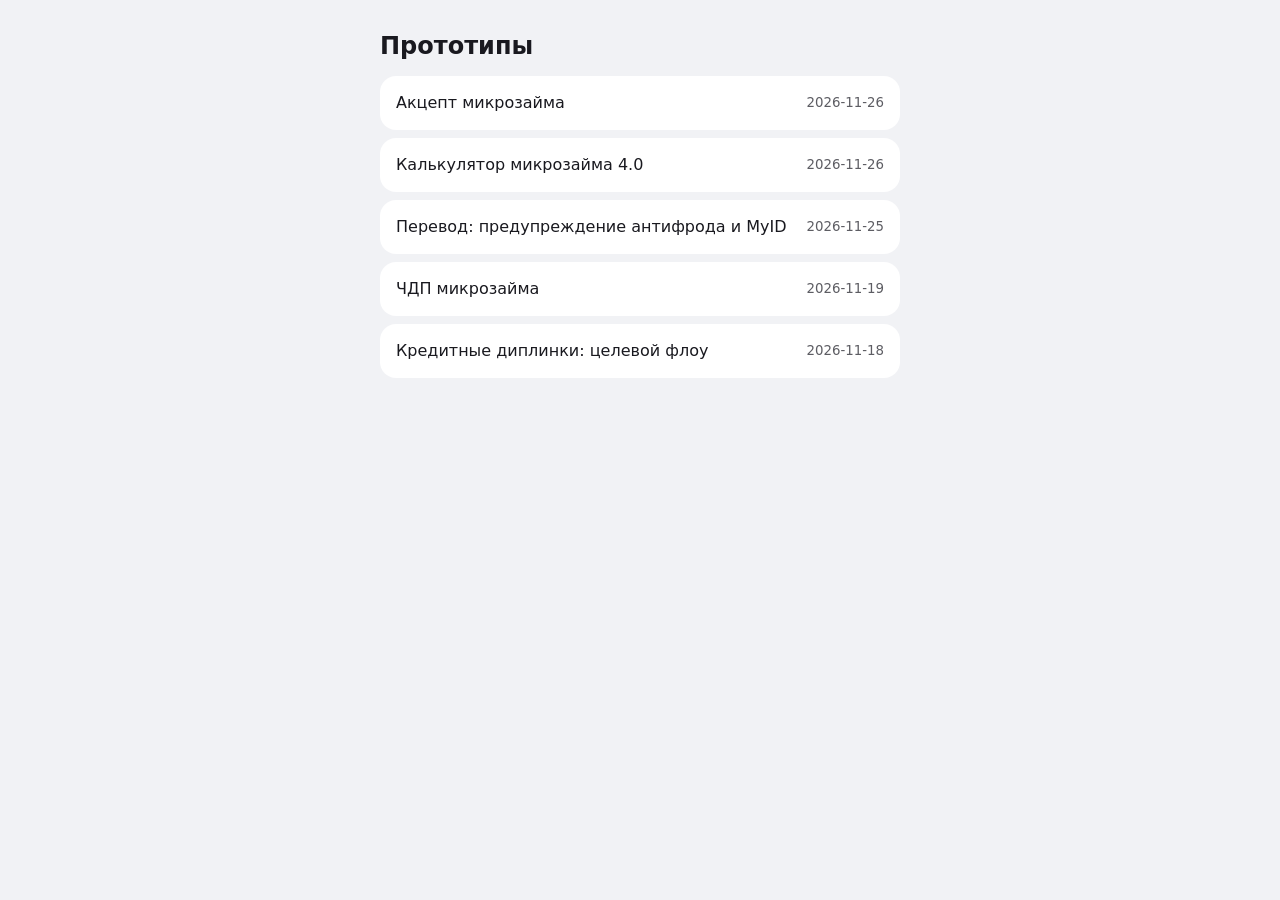
<file: index.html>
<!doctype html><html lang="ru"><head><meta charset="utf-8">
<meta name="viewport" content="width=device-width, initial-scale=1"><meta name="robots" content="noindex, nofollow">
<title>Прототипы</title><style>
body{margin:0;font-family:-apple-system,BlinkMacSystemFont,system-ui,Roboto,sans-serif;background:#f1f2f5;color:#19191f}
main{max-width:520px;margin:0 auto;padding:32px 16px} h1{font-size:24px;line-height:28px;margin:0 0 16px}
.item{display:flex;justify-content:space-between;gap:12px;padding:16px;margin-bottom:8px;border-radius:16px;background:#fff;color:inherit;text-decoration:none;font-size:16px;line-height:22px}
small{color:#5d5d63;white-space:nowrap}</style></head>
<body><main><h1>Прототипы</h1><a class="item" href="mz-accept/"><span>Акцепт микрозайма</span><small>2026-11-26</small></a>
<a class="item" href="microloan-calc/"><span>Калькулятор микрозайма 4.0</span><small>2026-11-26</small></a>
<a class="item" href="transfer-warning/"><span>Перевод: предупреждение антифрода и MyID</span><small>2026-11-25</small></a>
<a class="item" href="chdp/"><span>ЧДП микрозайма</span><small>2026-11-19</small></a>
<a class="item" href="credit-deeplinks/"><span>Кредитные диплинки: целевой флоу</span><small>2026-11-18</small></a></main></body></html>
</file>
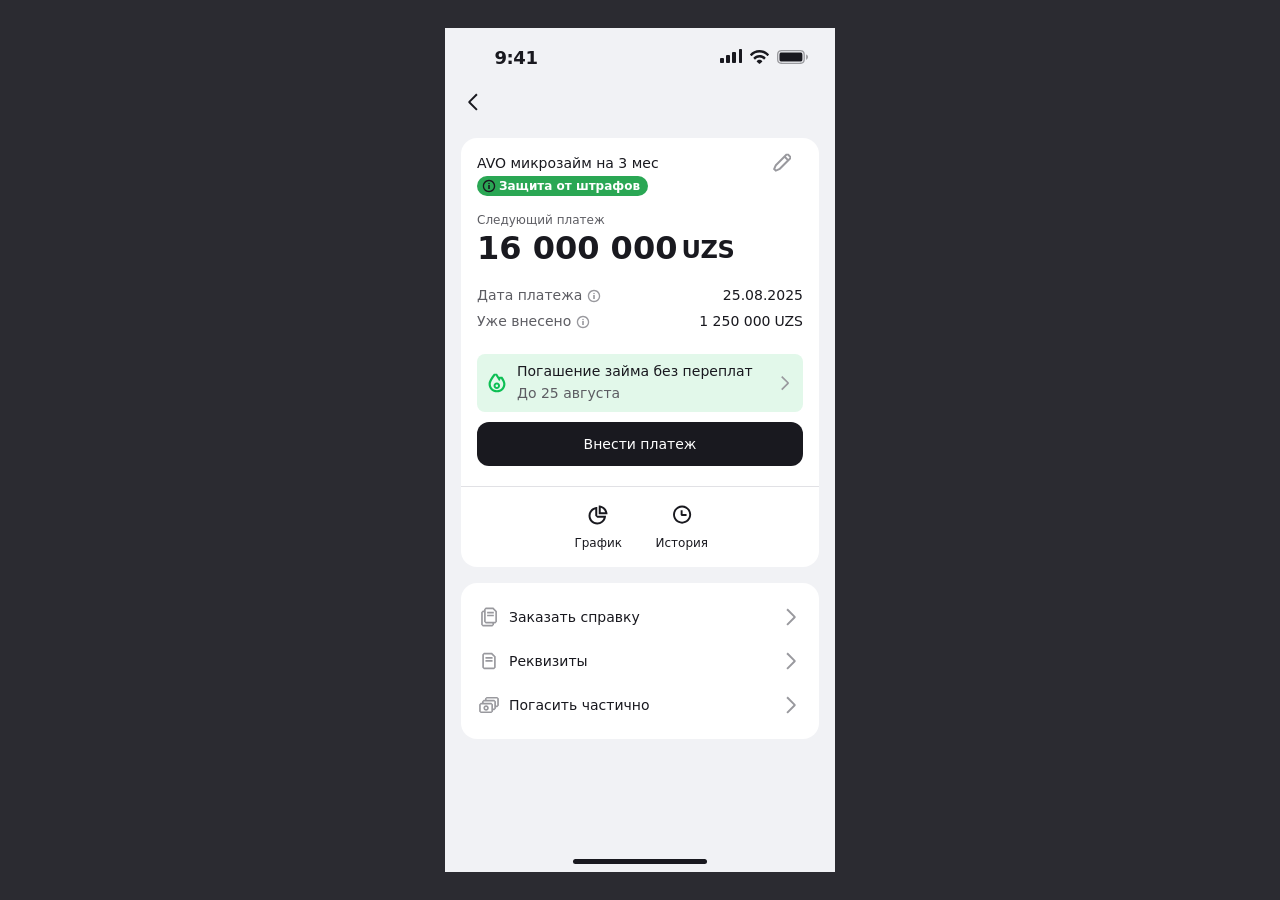
<file: chdp/index.html>
<!doctype html>
<html lang="ru">
<head>
<meta charset="utf-8">
<meta name="viewport" content="width=device-width, initial-scale=1, maximum-scale=1, viewport-fit=cover">
<meta name="robots" content="noindex, nofollow">
<meta name="apple-mobile-web-app-capable" content="yes">
<meta name="mobile-web-app-capable" content="yes">
<meta name="apple-mobile-web-app-status-bar-style" content="default">
<meta name="apple-mobile-web-app-title" content="ЧДП">
<meta name="theme-color" content="#f1f2f5">
<title>ЧДП микрозайма</title>
<meta name="description" content="Частичное досрочное погашение микрозайма AVO: счёт, выбор суммы, предупреждение, статус. Прототип 1:1 по Figma «ЧДП».">
<link rel="stylesheet" href="kit/tokens.css?v=1795071905">
<link rel="stylesheet" href="kit/proto.css?v=1795071905">
<link rel="stylesheet" href="kit/components.css?v=1795071905">
<style>
  /* --- 435324: экран микрозайма --- */
  .acc{display:flex;flex-direction:column;gap:16px;padding:16px 16px 24px}
  .deposit-widget{display:flex;flex-direction:column;align-items:center}
  .dw-header{display:flex;flex-direction:column;gap:16px;padding:16px;width:100%}
  .dw-head{display:flex;flex-direction:column;gap:4px;align-items:flex-start}
  .dw-row{display:flex;height:18px;align-items:center;justify-content:space-between;width:100%}
  .dw-edit{position:relative;width:42px;height:42px;border-radius:20px;flex:none}
  .dw-edit img{position:absolute;right:9px;top:50%;transform:translateY(-50%)}
  .dw-main{display:flex;flex-direction:column;gap:2px;width:100%}
  .dw-sum{display:flex;gap:4px;align-items:flex-end;white-space:nowrap}
  .dw-cur{display:flex;align-items:center;height:32px}
  .dw-dl{padding:0 16px 16px;width:100%}
  .dw-status{display:flex;flex-direction:column;gap:10px;padding:4px 16px 20px;width:100%}
  .balance-actions{display:flex;gap:8px;justify-content:center;padding:16px}
  .ba{width:75.5px;display:flex;flex-direction:column;gap:8px;align-items:center;font-size:12px;line-height:16px;text-align:center}
  .account-details{display:flex;flex-direction:column;gap:12px;padding:16px}

  /* --- _concept-credit: внести платёж --- */
  .pay{display:flex;flex-direction:column;gap:16px;padding:16px 16px 24px}
  .pay-title{text-align:center;white-space:break-spaces;font-size:18px;line-height:22px;font-weight:600}
  .pay-body{display:flex;flex-direction:column;gap:32px}
  .pay-options{display:flex;flex-direction:column;gap:16px}
  .group-label{font-size:16px;line-height:22px;color:var(--text-neutral-bold600)}
  .method{display:flex;flex-direction:column;gap:8px;width:100%}
  .sc-tab{border-radius:8px 8px 0 0;padding:8px 8px 25px;margin-bottom:-17px}
  .cwl{position:relative;display:flex;align-items:center;padding:0 16px;border-radius:16px;background:var(--bg-neutral-calm000)}
  .cwl-content{flex:1;min-width:1px;display:flex;flex-direction:column;gap:8px;justify-content:center;padding:16px 0}
  .cwl-label{display:flex;gap:8px;align-items:flex-start;width:100%}
  .cwl-label p{flex:1;min-width:1px;font-size:14px;line-height:18px;font-weight:500}
  .cwl-row{display:flex;gap:10px;align-items:center;width:100%}
  .cwl-sum{flex:1;min-width:1px;display:flex;gap:2px;align-items:flex-end;white-space:nowrap}
  .cwl-sum .num{font-size:18px;line-height:22px;font-weight:600}
  .cwl-sum .cur{align-self:stretch;display:flex;flex-direction:column;justify-content:flex-end;padding-bottom:1px;font-size:14px;line-height:18px;font-weight:600}
  .cwl-desc{font-size:14px;line-height:17px;color:var(--text-neutral-bold600)}

  /* --- 435331: погасить частично --- */
  .partial{display:flex;flex-direction:column;gap:24px;align-items:center;padding:24px 0}
  .partial>*{width:100%;padding:0 16px}
  .deposit-details{display:flex;flex-direction:column;overflow:hidden}
  .dd-body{display:flex;flex-direction:column;gap:8px;padding:16px}
  .form{display:flex;flex-direction:column;gap:16px}
  .request-info{display:flex;flex-direction:column;gap:8px;align-items:center;padding:16px;border-radius:8px;background:var(--bg-neutral-calm000);overflow:hidden}
  .request-info[hidden],.status-colored[hidden],.dl[hidden]{display:none}

  /* шторка ЧДП: фон кнопок прозрачный */
  .modal-notification .btn-combo{background:none}

  .push{left:5.5px;right:5.5px}
</style>
</head>
<body>
<div class="device">

  <!-- ============ 435324 · Микрозайм ============ -->
  <section class="screen" id="s-account" data-title="Микрозайм">
    <header class="appbar">
      <div class="statusbar"></div>
      <div class="appbar-actions"><button class="appbar-left" data-back aria-label="Назад"><img class="ic24" src="assets/chevron-left.svg" alt=""></button></div>
    </header>
    <div class="scroll">
      <div class="acc">
        <div class="card deposit-widget">
          <div class="dw-header">
            <div class="dw-head">
              <div class="dw-row">
                <p class="title-x-small-medium nowrap">AVO микрозайм на 3 мес</p>
                <div class="dw-edit"><img class="ic24" src="assets/edit.svg" alt=""></div>
              </div>
              <span class="tag tag-s tag-positive"><img class="ic16" src="assets/info-white.svg" alt="">Защита от штрафов</span>
            </div>
            <div class="dw-main">
              <p class="body-small-l-regular c-600">Следующий платеж</p>
              <div class="dw-sum"><span class="title-large-h1">16 000 000</span><span class="dw-cur title-large-h3">UZS</span></div>
            </div>
          </div>
          <div class="dw-dl">
            <div class="dl">
              <div class="dl-item"><div class="dl-title">Дата платежа<img src="assets/info.svg" alt=""></div><div class="dl-value">25.08.2025</div></div>
              <div class="dl-item"><div class="dl-title">Уже внесено<img src="assets/info.svg" alt=""></div><div class="dl-value"><span class="paid-amount">1 250 000</span><span>UZS</span></div></div>
            </div>
          </div>
          <div class="dw-status">
            <div class="status-colored sc-positive is-center">
              <img class="ic24" src="assets/fire.svg" alt="">
              <div class="sc-content"><p class="sc-title">Погашение займа без переплат</p><p class="sc-sub">До 25 августа</p></div>
              <img class="ic20" src="assets/arrow.svg" alt="">
            </div>
            <button class="btn btn-m btn-primary" data-go="pay">Внести платеж</button>
          </div>
          <div class="divider"></div>
          <div class="balance-actions">
            <div class="ba"><img class="ic24" src="assets/pie-chart.svg" alt=""><p>График</p></div>
            <div class="ba"><img class="ic24" src="assets/clock.svg" alt=""><p>История</p></div>
          </div>
        </div>
        <div class="card account-details">
          <div class="list-arrows">
            <div class="list-arrow"><div class="la-icon"><img src="assets/note.svg" alt=""></div><p class="la-text">Заказать справку</p><img class="ic24" src="assets/chevron-right.svg" alt=""></div>
            <div class="list-arrow"><div class="la-icon"><img src="assets/document-menu.svg" alt=""></div><p class="la-text">Реквизиты</p><img class="ic24" src="assets/chevron-right.svg" alt=""></div>
            <div class="list-arrow pressable" data-act="open-partial"><div class="la-icon"><img src="assets/limit.svg" alt=""></div><p class="la-text">Погасить частично</p><img class="ic24" src="assets/chevron-right.svg" alt=""></div>
          </div>
        </div>
      </div>
    </div>
    <div class="footer"><div class="home-indicator"></div></div>
  </section>

  <!-- ============ _concept-credit · Внести платёж ============ -->
  <section class="screen" id="s-pay" data-title="Внести платеж">
    <header class="appbar">
      <div class="statusbar"></div>
      <div class="appbar-actions"><button class="appbar-left" data-back aria-label="Назад"><img class="ic24" src="assets/chevron-left.svg" alt=""></button></div>
    </header>
    <div class="scroll">
      <div class="pay">
        <p class="pay-title">Внесите следующий платеж
до 25 августа</p>
        <div class="pay-body">
          <div class="method">
            <p class="group-label">Способ оплаты</p>
            <div class="bankcard-item pressable source-row" data-sheet="source"></div>
          </div>
          <div class="pay-options">
            <div>
              <div class="status-colored sc-positive is-center sc-tab">
                <img class="ic24" src="assets/safe.svg" alt="">
                <div class="sc-content"><p class="sc-title">Защита от штрафов на 60 дней</p></div>
                <img class="ic20" src="assets/arrow.svg" alt="">
              </div>
              <div class="cwl" data-act="pick" data-option="next">
                <div class="cwl-content">
                  <div class="cwl-label"><p>Следующий платеж</p><img class="ic24 radio" src="assets/radio-on.svg" alt=""></div>
                  <div class="cwl-row">
                    <div class="cwl-sum"><span class="num">16 000 000</span><span class="cur">UZS</span></div>
                    <span class="tag tag-m tag-neutral">до 25 августа</span>
                  </div>
                  <p class="cwl-desc">Внесите вовремя, чтобы избежать штрафов</p>
                </div>
              </div>
            </div>
            <div class="cwl" data-act="pick" data-option="all">
              <div class="cwl-content">
                <div class="cwl-label"><p>Погасить весь долг</p><span class="tag tag-m tag-positive">0%</span><img class="ic24 radio" src="assets/radio-off.svg" alt=""></div>
                <div class="cwl-row"><div class="cwl-sum"><span class="num">43 500 000</span><span class="cur">UZS</span></div></div>
                <p class="cwl-desc">Кредит закроется сразу после погашения</p>
                <div class="btn-text">Подробнее<img class="ic20" src="assets/chevron-down-blue.svg" alt=""></div>
              </div>
            </div>
            <div class="list-widget pressable" data-act="open-partial">
              <div class="la-icon"><img src="assets/limit.svg" alt=""></div>
              <p class="la-text">Погасить частично</p>
              <img class="ic24" src="assets/chevron-right.svg" alt="">
            </div>
          </div>
        </div>
      </div>
    </div>
    <div class="footer btn-combo">
      <div class="btn-combo-buttons">
        <div class="btn-group-v"><button class="btn btn-l btn-primary">Внести платеж</button></div>
        <p class="checkbox-confirm">Нажимая кнопку {ButtonName}, подтверждаю, что выполняю операцию самостоятельно, без влияния мошенников, и ознакомлен с <a>тарифами банка</a></p>
      </div>
      <div class="home-indicator"></div>
    </div>
  </section>

  <!-- ============ 435331 / 435408 / 435332 / 435333 / 435409–435411 · Погасить частично ============ -->
  <section class="screen" id="s-partial" data-title="Погасить частично">
    <header class="appbar">
      <div class="statusbar"></div>
      <div class="appbar-actions">
        <div class="appbar-title title-small-semibold">Погасить задолженность частично</div>
        <button class="appbar-left" data-back aria-label="Назад"><img class="ic24" src="assets/chevron-left.svg" alt=""></button>
      </div>
    </header>
    <div class="scroll">
      <div class="partial">
        <div>
          <div class="card deposit-details">
            <div class="bankcard-item is-top">
              <div class="bc-content">
                <div class="bc-icon"><div class="bank-logo bank-avo-micro"><i class="abs"><img src="assets/avo-microzaim-logo.svg" alt=""></i></div></div>
                <div class="bc-main"><div class="bc-info"><span class="bc-name">AVO микрозайм на 3 месяцев</span></div></div>
              </div>
            </div>
            <div class="divider"></div>
            <div class="dd-body">
              <div class="dl">
                <div class="dl-item"><div class="dl-title">Общая задолженность<img src="assets/info.svg" alt=""></div><div class="dl-value"><span>14 750 000</span><span>UZS</span></div></div>
                <div class="dl-item"><div class="dl-title">Уже внесено<img src="assets/info.svg" alt=""></div><div class="dl-value"><span class="paid-amount">1 250 000</span><span>UZS</span></div></div>
              </div>
            </div>
          </div>
        </div>
        <div class="method">
          <p class="group-label">Способ оплаты</p>
          <div class="bankcard-item pressable source-row" data-sheet="source"></div>
        </div>
        <div class="form">
          <div class="input" id="amount-field">
            <label class="input-label" for="amount">Погасить частично</label>
            <div class="input-uzs no-hint">
              <input id="amount" type="text" inputmode="numeric" autocomplete="off" enterkeyhint="done" placeholder="От 16 000 000 до 40 000 000" maxlength="15">
              <span class="input-suffix">UZS</span>
              <img class="input-line" src="assets/input-error-line.svg" alt="">
            </div>
            <p class="input-prompt">Недостаточно средств</p>
          </div>
          <div class="status-colored sc-primary" id="partial-info">
            <img class="ic24" src="assets/alert-circle-blue.svg" alt="">
            <div class="sc-content"><p class="sc-title">~15 000 000 UZS новый ежемесячный платеж</p><p class="sc-sub" id="partial-info-sub">Досрочное погашение не отменяет ежемесячный платёж</p></div>
          </div>
          <div class="request-info" id="request-info">
            <div class="title-action" data-act="accordion">
              <p class="ta-title">Порядок погашения</p>
              <div class="ta-btn"><img class="ic20" id="accordion-icon" src="assets/chevron-up.svg" alt=""></div>
            </div>
            <div class="dl" id="request-list">
              <div class="dl-item"><div class="dl-title">Начисленные проценты</div><div class="dl-value"><span>500 000</span><span>UZS</span></div></div>
              <div class="dl-item"><div class="dl-title">Досрочное погашение</div><div class="dl-value"><span id="early-amount">16 000 000</span><span>UZS</span></div></div>
            </div>
          </div>
        </div>
      </div>
    </div>
    <div class="footer btn-combo">
      <div class="btn-combo-buttons">
        <div class="btn-group-v"><button class="btn btn-l btn-primary" id="repay-btn" data-sheet="how">Погасить досрочно</button></div>
        <p class="checkbox-confirm">Нажимая кнопку {ButtonName}, подтверждаю, что выполняю операцию самостоятельно, без влияния мошенников, и ознакомлен с <a>тарифами банка</a></p>
      </div>
      <div class="home-indicator"></div>
    </div>
  </section>

  <!-- ============ 1022 / 1023 · Статус платежа ============ -->
  <section class="screen" id="s-success" data-title="Выполнено" data-theme-color="#19191f">
    <div class="pay-status-top">
      <header class="appbar"><div class="statusbar on-dark"></div></header>
      <div class="pay-status-logo"><div class="logo"><img src="assets/avo-logo-white.svg" alt="AVO"></div></div>
      <div class="pay-status-badge"><img class="bg" src="assets/status-bg.svg" alt=""><img class="icon" src="assets/status-success.svg" alt=""></div>
    </div>
    <div class="pay-status-content">
      <div class="ps-top">
        <p class="ps-status">Выполнено</p>
        <div class="ps-sum">
          <div class="row"><span class="num" id="success-amount">– 16 500 000</span><span class="cur"><span>UZS</span></span></div>
          <div class="fee"><span>Комиссия </span><span>0</span><span>UZS</span></div>
        </div>
        <div class="payment-card">
          <div class="pc-content">
            <div class="avatar-48"><div class="avo-a"><img src="assets/a-logo.svg" alt=""></div></div>
            <div class="pc-title"><p class="pc-name" id="success-title">Частичное погашение микрозайма</p><p class="pc-sub">Оплата услуг</p></div>
          </div>
        </div>
        <div class="dl ps-dl">
          <div class="dl-item">
            <div class="dl-title">Списание с</div>
            <div class="dl-value"><span class="bank-sq"><span class="sq"><i class="abs"><img src="assets/avo-microzaim-logo-sm.svg" alt=""></i></span></span><span id="success-from">AVO микрозайм на 3 месяцев</span></div>
          </div>
        </div>
      </div>
      <div class="ps-actions" style="display:flex;flex-direction:column;gap:8px;justify-content:flex-end">
        <div class="op-history-actions"></div>
        <div class="btn-combo on-white">
          <div class="btn-combo-buttons">
            <div class="btn-group-v">
              <button class="btn btn-l btn-primary">Сохранить в избранное</button>
              <button class="btn btn-l btn-secondary" data-act="done">Готово</button>
            </div>
          </div>
          <div class="home-indicator"></div>
        </div>
      </div>
    </div>
  </section>

  <!-- ============ cardsModal (ДС 8375:28950) · выбор источника списания ============ -->
  <div class="sheet-layer" id="sheet-source">
    <div class="sheet-scrim"></div>
    <div class="sheet">
      <div class="cards-modal">
        <div class="grabber"></div>
        <div class="cm-content">
          <div class="cm-body">
            <div class="title-action"><p class="ta-title">Способ оплаты</p></div>
            <div class="cm-list">
              <div id="source-list" style="display:contents"></div>
              <div class="action-block"><div class="ab-btn"><img class="ic20" src="assets/plus-blue.svg" alt="">Добавить новую карту</div></div>
            </div>
          </div>
          <div class="cm-footer"><div class="home-indicator"></div></div>
        </div>
      </div>
    </div>
  </div>

  <!-- ============ modalNotification · «Показываем перед совершением операции» ============ -->
  <div class="sheet-layer" id="sheet-how">
    <div class="sheet-scrim"></div>
    <div class="sheet">
      <div class="modal-notification">
        <div class="grabber"></div>
        <div class="mn-main">
          <img src="assets/alert-circle-64.svg" width="64" height="64" alt="">
          <div class="mn-content">
            <p class="mn-title">Как работает частичное досрочное погашение</p>
            <div class="bullet-list">
              <div class="bullet-item"><img class="ic24" src="assets/alert-circle-gray.svg" alt=""><p class="bi-text is-strong">Частичное досрочное погашение не отменяет  ежемесячный платеж</p></div>
              <div class="bullet-item"><img class="ic24" src="assets/alert-circle-gray.svg" alt=""><p class="bi-text">Размер ежемесячного платежа по графику изменится не сразу, обычно на следующий рабочий день</p></div>
              <div class="bullet-item"><img class="ic24" src="assets/check-gray.svg" alt=""><p class="bi-text">После частичного досрочного погашения, дата следующего платежа по графику не изменится </p></div>
            </div>
          </div>
        </div>
        <div class="btn-combo">
          <div class="btn-combo-buttons">
            <div class="btn-group-v">
              <button class="btn btn-l btn-primary" data-act="confirm">Погасить досрочно</button>
              <button class="btn btn-l btn-secondary" data-close>Вернуться</button>
            </div>
          </div>
          <div class="home-indicator"></div>
        </div>
      </div>
    </div>
  </div>

  <!-- ============ Notification - Collapsed ============ -->
  <div class="push" id="push-done">
    <div class="ios-notification">
      <div class="app-icon"><i class="abs"><img src="assets/a-logo-push.svg" alt=""></i></div>
      <div class="body">
        <div class="text"><b>Частичное погашение микроз...</b><span id="push-text">Платёж 1 000 000 UZS по AVO микрозайм на 6 месяцев обработан, сформирован новый график платежей</span></div>
        <div class="time">9:41 AM</div>
      </div>
    </div>
  </div>
</div>

<script src="kit/proto.js?v=1795071905"></script>
<script>
const P = Proto;
// Источники списания. kapital — карта из кадров ЧДП, platinum — скрытый второй bankcardItem в Figma (14491:3555),
// low — та же карта с балансом из кадра 435333 «Недостаточно средств» (только для сверки и карты экранов).
const SOURCES = {
  kapital:  { balance: 100000000, logo: 'kapital', name: 'Kapitalbank', pan: '•••• 3596', ps: true },
  platinum: { balance: 500000,    logo: 'avo-account', name: 'AVO platinum' },
  low:      { balance: 10000000,  logo: 'kapital', name: 'Kapitalbank', pan: '•••• 3596', ps: true },
};
const PICKER = ['kapital', 'platinum'];
const LOGO = { kapital: ['bank-kapital', 'assets/kapitalbank-mark.svg'], 'avo-account': ['bank-avo-account', 'assets/avo-account-logo.svg'] };
function cardHTML(src, chevron) {
  const [cls, img] = LOGO[src.logo];
  return `<div class="bc-content"><div class="bc-icon"><div class="bank-logo ${cls}"><i class="abs"><img src="${img}" alt=""></i></div></div>` +
    `<div class="bc-main"><div class="bc-amount"><span class="num">${P.fmt(src.balance)}</span><span class="cur">UZS</span></div>` +
    `<div class="bc-info"><span class="bc-bank">${src.name}</span>${src.pan ? `<span class="bc-pan">${src.pan}</span>` : ''}` +
    `${src.ps ? '<span class="bc-ps"><i class="abs"><img src="assets/uzcard.svg" alt=""></i></span>' : ''}</div></div></div>` +
    (chevron ? '<img class="ic24" src="assets/chevron-down.svg" alt="">' : '');
}
document.getElementById('source-list').innerHTML = PICKER.map(id =>
  `<button class="bankcard-item" data-act="pick-source" data-source="${id}">${cardHTML(SOURCES[id], false)}</button>`).join('');
const MAX = 40000000, INTEREST = 500000;
// ЕП — ежемесячный платёж по графику («Следующий платеж» на счёте). PAID — «Уже внесено» на счёт погашения в макете.
// Правило (Ник, 19.11.2026): если на счёт погашения фактически внесено больше ЕП, сумма ЧДП предзаполнена
// этой суммой; иначе поле пустое, как в кадре 435332. Клиент может её изменить.
const EP = 16000000, PAID = 1250000, PAID_OVER = 16500000;
const prefill = () => S.paid > EP ? String(S.paid) : '';
const SUB = {
  regular: 'Досрочное погашение не отменяет ежемесячный платёж',
  dd: 'Сначала спишется платёж по графику, затем сумма досрочного погашения',
  full: 'Кредит закроется сразу после погашения',
};
// when: regular — обычный день; dd — до или в дату платежа (435409/435410); full — вся задолженность (435411)
const S = { amount: '', card: 'kapital', open: true, when: 'regular', option: 'next', paid: PAID };

const $ = s => document.querySelector(s);
const input = $('#amount');

function render() {
  const v = P.num(S.amount);
  if (document.activeElement !== input || P.fmt(input.value) !== P.fmt(S.amount)) input.value = S.amount ? P.fmt(S.amount) : '';
  document.querySelectorAll('.paid-amount').forEach(el => el.textContent = P.fmt(S.paid));
  document.querySelectorAll('.source-row').forEach(el => el.innerHTML = cardHTML(SOURCES[S.card], true));
  const full = S.when === 'full' || v >= MAX;
  const state = !v ? 'empty' : v > SOURCES[S.card].balance ? 'error' : 'ok';
  $('#amount-field').classList.toggle('is-error', state === 'error');
  $('#partial-info').hidden = state !== 'ok';
  $('#partial-info-sub').textContent = full ? SUB.full : SUB[S.when] || SUB.regular;
  $('#request-info').hidden = state === 'empty';
  const open = state === 'ok' && S.open;
  $('#request-list').hidden = !open;
  $('#accordion-icon').src = open ? 'assets/chevron-up.svg' : 'assets/chevron-down-accordion.svg';
  $('#early-amount').textContent = P.fmt(Math.max(v - INTEREST, 0));
  $('#repay-btn').disabled = state !== 'ok';
  // статус и пуш
  $('#success-amount').textContent = '– ' + P.fmt(v || 0);
  $('#success-title').textContent = full ? 'Полное погашение микрозайма' : 'Частичное погашение микрозайма';
  $('#success-from').textContent = full ? 'AVO микрозайм на 6 месяцев' : 'AVO микрозайм на 3 месяцев';
  $('#push-text').textContent = `Платёж ${P.fmt(v || 0)} UZS по AVO микрозайм на 6 месяцев обработан, сформирован новый график платежей`;
  // радио на «Внести платёж»
  document.querySelectorAll('#s-pay .cwl').forEach(c => c.querySelector('.radio').src = 'assets/radio-' + (c.dataset.option === S.option ? 'on' : 'off') + '.svg');
}

input.addEventListener('input', () => {
  const digits = input.value.replace(/\D/g, '').slice(0, 12);
  S.amount = digits; input.value = digits ? P.fmt(digits) : '';
  render();
});
document.querySelector('.input-uzs').addEventListener('click', () => input.focus());

P.on('open-partial', () => { Object.assign(S, { amount: prefill(), card: 'kapital', open: true }); render(); P.go('partial'); })
 .on('pick-source', el => { S.card = el.dataset.source; render(); P.closeSheet(); })
 .on('accordion', () => { if (P.num(S.amount) && !$('#amount-field').classList.contains('is-error')) { S.open = !S.open; render(); } })
 .on('pick', el => { S.option = el.dataset.option; render(); })
 .on('confirm', () => {
   input.blur(); P.go('success', 'fade');
   if (!(S.when === 'full' || P.num(S.amount) >= MAX)) P.notify('done', { delay: 1200 });
 })
 .on('done', () => { P.hideNotifications(); Object.assign(S, { amount: '', card: 'kapital', open: true }); render(); P.reset('account'); });
const account = (paid) => () => { Object.assign(S, { amount: '', card: 'kapital', open: true, when: 'regular', paid }); render(); P.reset('account', null); };

const partial = (o) => () => { Object.assign(S, { amount: '16500000', card: 'kapital', open: true, when: 'regular', paid: PAID }, o); render(); P.stack = ['account']; P.go('partial', null); };
P.states([
  { id: 'account',     group: 'Основной флоу', title: 'Микрозайм', figma: '435324', node: '14484:1031', height: 844, apply: account(PAID) },
  { id: 'empty',       group: 'Основной флоу', title: 'Погасить частично — пусто', figma: '435332', node: '14484:950', height: 925, apply: partial({ amount: '' }) },
  { id: 'filled',      group: 'Основной флоу', title: 'Сумма введена', figma: '435331', node: '14484:920', height: 925, apply: partial({}) },
  { id: 'collapsed',   group: 'Основной флоу', title: 'Порядок погашения свёрнут', figma: '435408', node: '14576:43525', height: 925, apply: partial({ open: false }) },
  { id: 'sheet',       group: 'Основной флоу', title: 'Как работает ЧДП (шторка)', figma: 'modal', node: '14484:1024', selector: '#sheet-how .modal-notification', height: 925, apply: (p) => { partial({})(); p.openSheet('how'); } },
  { id: 'source',      group: 'Основной флоу', title: 'Выбор источника', figma: 'cardsModal', node: '8375:28950', selector: '#sheet-source .cards-modal', height: 925, apply: (p) => { partial({})(); p.openSheet('source'); } },
  { id: 'success',     group: 'Основной флоу', title: 'Выполнено', figma: '1022', node: '14484:1022', height: 844, apply: () => { partial({})(); P.go('success', null); } },
  { id: 'push',        group: 'Основной флоу', title: 'Пуш об обработке', figma: 'push', node: '14484:1043', selector: '#push-done .ios-notification', height: 844, apply: () => { partial({ amount: '1000000' })(); P.go('success', null); P.notify('done', { delay: 0, hide: 0 }); } },
  { id: 'error',       group: 'Ошибки', title: 'Недостаточно средств', figma: '435333', node: '14484:965', height: 925, apply: partial({ card: 'low' }) },
  { id: 'dd-before',   group: 'Сценарии даты', title: 'ЧДП до даты платежа', figma: '435409', node: '14576:43743', height: 925, apply: partial({ when: 'dd' }) },
  { id: 'dd-on',       group: 'Сценарии даты', title: 'ЧДП в дату платежа', figma: '435410', node: '14576:43951', height: 925, apply: partial({ when: 'dd' }) },
  { id: 'full',        group: 'Сценарии даты', title: 'Вносит всю задолженность', figma: '435411', node: '14576:44159', height: 925, apply: partial({ when: 'full' }) },
  { id: 'success-full',group: 'Сценарии даты', title: 'Выполнено — полное погашение', figma: '1023', node: '14484:1023', height: 844, apply: () => { partial({ when: 'full' })(); P.go('success', null); } },
  { id: 'paid-over',   group: 'Внесено больше платежа', title: 'Микрозайм — внесено больше ЕП', height: 844, apply: account(PAID_OVER) },
  { id: 'paid-over-partial', group: 'Внесено больше платежа', title: 'Сумма ЧДП = внесённая сумма', height: 925, apply: partial({ paid: PAID_OVER, amount: String(PAID_OVER) }) },
  { id: 'pay',         group: 'Концепт', title: 'Внести платеж (концепт)', figma: 'concept', node: '14484:832', height: 1009, apply: () => { account(PAID)(); P.go('pay', null); } },
]);
render();
P.start('account');
</script>
</body>
</html>
</file>
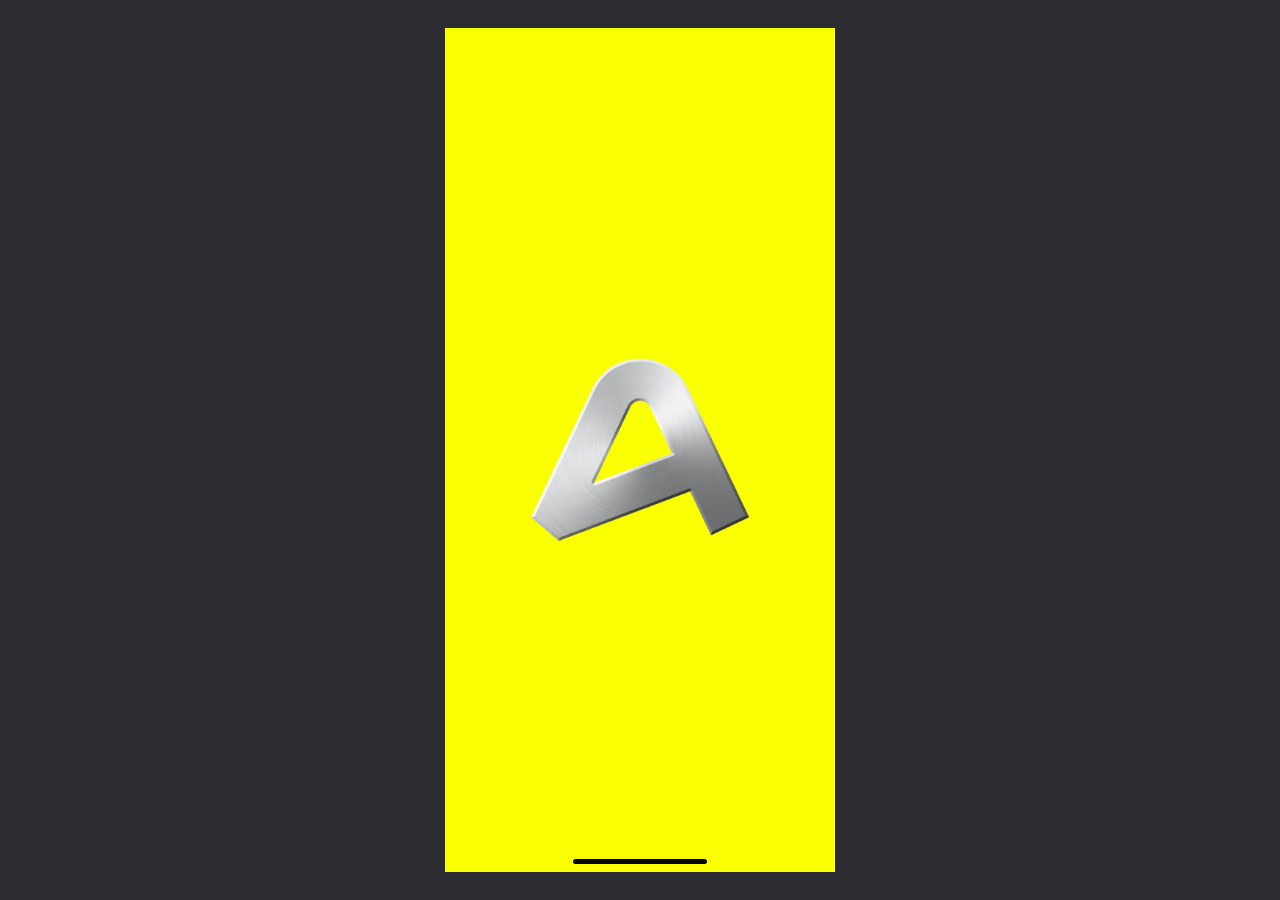
<file: credit-deeplinks/index.html>
<!doctype html>
<html lang="ru">
<head>
<meta charset="utf-8">
<meta name="viewport" content="width=device-width, initial-scale=1, maximum-scale=1, viewport-fit=cover">
<meta name="robots" content="noindex, nofollow">
<meta name="apple-mobile-web-app-capable" content="yes">
<meta name="mobile-web-app-capable" content="yes">
<meta name="apple-mobile-web-app-status-bar-style" content="default">
<meta name="apple-mobile-web-app-title" content="Кредитные диплинки">
<meta name="theme-color" content="#ffffff">
<title>Кредитные диплинки: целевой флоу</title>
<meta name="description" content="Онбординг по кредитному диплинку с явной заявкой: регистрация, пароль, биометрия, паспорт, MyID и продукт по метке диплинка. Прототип 1:1 по Figma.">
<link rel="stylesheet" href="kit/tokens.css?v=1795004378">
<link rel="stylesheet" href="kit/proto.css?v=1795004378">
<link rel="stylesheet" href="kit/components.css?v=1795004378">
<link rel="stylesheet" href="css/auth1.css">
<link rel="stylesheet" href="css/auth2.css">
<link rel="stylesheet" href="css/dash.css">
<link rel="stylesheet" href="css/prod.css">
<style>html{--frame-r:24px} .is-hidden{display:none!important}</style>
</head>
<body>
<div class="device">

  <!-- ============ 14052:34544 · 1. Splash (автопереход на phone — у координатора) ============ -->
  <section class="screen" id="s-splash" data-title="Splash" data-theme-color="#faff00">
    <header class="appbar"><div class="statusbar"></div></header>
    <div class="splash-logo"><img src="assets/auth1-splash-logo.png" alt="AVO"></div>
    <div class="home-indicator"></div>
  </section>

  <!-- ============ 14052:34545 / 14052:34547 · 4. Авторизация – Ввод номера ============ -->
  <section class="screen" id="s-phone" data-title="Ввод номера" data-theme-color="#ffffff">
    <header class="appbar">
      <div class="statusbar"></div>
      <div class="appbar-actions">
        <div class="lang-combobox">
          <span class="lc-content"><img class="ic24" src="assets/auth1-flag-ru.svg" alt=""><span class="body-large-l-regular">Русский</span></span>
          <img class="lc-chevron" src="assets/auth1-chevron-down.svg" alt="">
        </div>
      </div>
    </header>
    <div class="scroll">
      <div class="auth-content" data-scroll-anchor>
        <div class="auth-text">
          <img class="auth-logo" src="assets/auth1-logo.svg" alt="AVO">
          <div class="auth-titles">
            <p class="title-large-h2">Добро пожаловать</p>
            <p class="body-large-l-regular c-600">Введите номер телефона. Отправим SMS c кодом</p>
          </div>
        </div>
        <label class="input-phone" for="phone-input">
          <span class="ip-code">+998</span>
          <span class="ip-main"><input id="phone-input" type="text" inputmode="numeric" data-kb="numeric" autocomplete="off" enterkeyhint="done" maxlength="14" placeholder="(00) 000 00 00"></span>
        </label>
      </div>
    </div>
    <div class="footer btn-combo is-white">
      <div class="btn-combo-buttons">
        <div class="btn-group-v"><button class="btn btn-48 btn-navy" id="phone-submit" data-go="otp" disabled>Войти</button></div>
        <p class="checkbox-confirm">Нажимая кнопку «Войти», я принимаю условия <a>Пользовательского соглашения</a> и <a>Политики конфиденциальности</a></p>
      </div>
      <div class="home-indicator"></div>
    </div>
  </section>

  <!-- ============ 14052:34549 / 14052:34550 / 14052:34555 · OTP: код из SMS ============ -->
  <section class="screen" id="s-otp" data-title="Введите код" data-theme-color="#ffffff">
    <header class="appbar"><div class="statusbar"></div><div class="appbar-actions"></div></header>
    <div class="otp-body">
      <div class="otp-text">
        <p class="otp-title title-large-h2">Введите код</p>
        <p class="otp-sub body-large-l-regular">Отправили его на <span id="otp-phone">+998 (90) 000 00 00</span></p>
      </div>
      <div class="otp-cells">
        <span class="otp-cell is-active"></span><span class="otp-cell"></span><span class="otp-cell"></span><span class="otp-cell"></span><span class="otp-cell"></span><span class="otp-cell"></span>
        <input id="otp-input" type="text" inputmode="text" autocomplete="one-time-code" autocapitalize="characters" autocorrect="off" spellcheck="false" maxlength="6" aria-label="Код из SMS">
      </div>
      <div class="otp-loader"><img src="assets/auth1-loading.svg" alt=""></div>
    </div>
    <div class="otp-bottom">
      <div class="otp-resend">
        <span class="rs-timer"><span class="c-600">Отправить код повторно через</span><span class="c-primary" id="otp-timer">00:58</span></span>
        <button class="rs-link c-primary" data-act="otp-resend">Отправить код повторно</button>
      </div>
      <div class="kb-suggest" data-act="otp-fill"><span class="ks-from">From Messages</span><span class="ks-code">A8G6Y3</span></div>
      <div class="ios-alpha-kb no-hint" id="otp-kb">
        <div class="akb-keys">
          <div class="akb-row akb-ten">
            <button class="akb-key" data-k="1"><span>1</span></button><button class="akb-key" data-k="2"><span>2</span></button><button class="akb-key" data-k="3"><span>3</span></button><button class="akb-key" data-k="4"><span>4</span></button><button class="akb-key" data-k="5"><span>5</span></button><button class="akb-key" data-k="6"><span>6</span></button><button class="akb-key" data-k="7"><span>7</span></button><button class="akb-key" data-k="8"><span>8</span></button><button class="akb-key" data-k="9"><span>9</span></button><button class="akb-key" data-k="0"><span>0</span></button>
          </div>
          <div class="akb-row akb-ten r2">
            <button class="akb-key"><span>-</span></button><button class="akb-key"><span>/</span></button><button class="akb-key s26"><span>:</span></button><button class="akb-key s26"><span>;</span></button><button class="akb-key s26"><span>(</span></button><button class="akb-key s26"><span>)</span></button><button class="akb-key"><span>$</span></button><button class="akb-key"><span>&amp;</span></button><button class="akb-key"><span>@</span></button><button class="akb-key"><span>“</span></button>
          </div>
          <div class="akb-row r3">
            <button class="akb-key akb-shift"><span>#+=</span></button>
            <div class="akb-mid"><button class="akb-key"><span>.</span></button><button class="akb-key"><span>,</span></button><button class="akb-key"><span>?</span></button><button class="akb-key"><span>!</span></button><button class="akb-key"><span>‘</span></button></div>
            <button class="akb-del" data-k="del" aria-label="Стереть"><img src="assets/auth1-kb-delete.svg" alt=""></button>
          </div>
        </div>
        <div class="akb-bottom"><button class="akb-key akb-wide"><span>ABC</span></button><button class="akb-key akb-space"><span>space</span></button><button class="akb-key akb-wide"><span>return</span></button></div>
        <div class="akb-extra"><img class="akb-emoji" src="assets/auth1-kb-emoji.svg" alt=""><img class="akb-dictation" src="assets/auth1-kb-dictation.svg" alt=""></div>
        <i class="akb-hi"></i>
      </div>
      <div class="home-indicator"></div>
    </div>
  </section>

  <!-- ============ 14052:34588 · Условия договора ============ -->
  <section class="screen" id="s-terms" data-title="Условия договора" data-theme-color="#ffffff">
    <header class="appbar">
      <div class="statusbar"></div>
      <div class="appbar-actions"><div class="appbar-title"><p class="title-small-semibold">Ознакомьтесь с условиями Генерального договора</p></div></div>
    </header>
    <div class="terms-pop">
      <div class="terms-doc"><img src="assets/auth1-terms-doc.png" alt="Генеральный договор комплексного банковского обслуживания физических лиц в АО «AVO bank»"></div>
    </div>
    <div class="footer btn-combo is-white">
      <div class="btn-combo-buttons">
        <div class="btn-group-v">
          <button class="btn btn-48 btn-navy terms-accept" data-go="pass">Согласен(а) и принимаю</button>
          <button class="btn btn-48 btn-secondary terms-share"><img class="ic24" src="assets/auth1-share.svg" alt="">Поделиться</button>
        </div>
      </div>
      <div class="home-indicator"></div>
    </div>
  </section>

  <!-- ============ 14052:34573 (пусто) / 14052:34557 (введён) · Авторизация – Пароль, 1 из 4 ============ -->
  <section class="screen is-empty" id="s-pass" data-title="Придумайте пароль" data-theme-color="#ffffff">
    <header class="appbar">
      <div class="statusbar"></div>
      <div class="appbar-actions"></div>
    </header>
    <div class="scroll">
      <div class="a2-progress"><p class="title-medium-medium">1 из 4</p><div class="a2-bar"><i class="on"></i><i></i><i></i><i></i></div></div>
      <div class="pw-body">
        <div class="pw-top">
          <div class="a2-text">
            <p class="title-large-h2 a2-h">Придумайте пароль</p>
            <p class="body-large-l-regular a2-sub">Он нужен для входа в приложение</p>
          </div>
          <div class="pw-code" id="pass-code"><div class="pw-row"><i></i><i></i><i></i><i></i></div></div>
        </div>
        <div class="pw-rules">
          <div class="pw-rules-h"><img class="ic20" src="assets/auth2-info.svg" alt=""><span class="body-medium-l">Пароль подходит, если:</span></div>
          <div class="pw-list">
            <div class="pw-item"><img class="ic20" src="assets/auth2-tick.svg" alt=""><span class="body-medium-l">нет одинаковых цифр подряд</span></div>
            <div class="pw-item"><img class="ic20" src="assets/auth2-tick.svg" alt=""><span class="body-medium-l">нет последовательностей, как 1234</span></div>
          </div>
        </div>
      </div>
    </div>
    <div class="footer">
      <div class="ios-numpad">
        <div class="row" style="top:6px"><button class="key" data-act="pass-key" data-key="1"><span class="d">1</span></button><button class="key" data-act="pass-key" data-key="2"><span class="d">2</span><span class="l">ABC</span></button><button class="key" data-act="pass-key" data-key="3"><span class="d">3</span><span class="l">DEF</span></button></div>
        <div class="row" style="top:59px"><button class="key" data-act="pass-key" data-key="4"><span class="d">4</span><span class="l">GHI</span></button><button class="key" data-act="pass-key" data-key="5"><span class="d">5</span><span class="l">JKL</span></button><button class="key" data-act="pass-key" data-key="6"><span class="d">6</span><span class="l">MNO</span></button></div>
        <div class="row" style="top:112px"><button class="key" data-act="pass-key" data-key="7"><span class="d">7</span><span class="l">PQRS</span></button><button class="key" data-act="pass-key" data-key="8"><span class="d">8</span><span class="l">TUV</span></button><button class="key" data-act="pass-key" data-key="9"><span class="d">9</span><span class="l">WXYZ</span></button></div>
        <div class="row" style="top:165px"><span class="key empty"></span><button class="key zero" data-act="pass-key" data-key="0"><span class="d">0</span></button><button class="key del" data-act="pass-key" data-key="del" aria-label="Стереть"><img src="kit/icons/kb-delete.svg" alt=""></button></div>
        <div class="home-indicator"></div>
      </div>
    </div>
  </section>

  <!-- ============ 14052:34615 (введён повторно) / 14052:34597 (+ пуш «Вы зарегистрировались…») · Авторизация – Пароль введен повторно ============ -->
  <section class="screen" id="s-pass2" data-title="Введите повторно" data-theme-color="#ffffff">
    <header class="appbar">
      <div class="statusbar"></div>
      <div class="appbar-actions"></div>
    </header>
    <div class="scroll">
      <div class="a2-progress"><p class="title-medium-medium">1 из 4</p><div class="a2-bar"><i class="on"></i><i></i><i></i><i></i></div></div>
      <div class="pw-body">
        <div class="pw-top">
          <div class="a2-text">
            <p class="title-large-h2 a2-h">Введите повторно</p>
            <p class="body-large-l-regular a2-sub">Он нужен для входа в приложение</p>
          </div>
          <div class="pw-code" id="pass2-code"><div class="pw-row is-first"><i></i><i></i><i></i><i></i></div><div class="pw-row is-repeat"><i></i><i></i><i></i><i></i></div></div>
        </div>
        <div class="pw-rules">
          <div class="pw-rules-h"><img class="ic20" src="assets/auth2-info.svg" alt=""><span class="body-medium-l">Пароль подходит, если:</span></div>
          <div class="pw-list">
            <div class="pw-item"><img class="ic20" src="assets/auth2-tick.svg" alt=""><span class="body-medium-l">нет одинаковых цифр подряд</span></div>
            <div class="pw-item"><img class="ic20" src="assets/auth2-tick.svg" alt=""><span class="body-medium-l">нет последовательностей, как 1234</span></div>
          </div>
        </div>
      </div>
    </div>
    <div class="footer">
      <div class="ios-numpad">
        <div class="row" style="top:6px"><button class="key" data-act="pass-key" data-key="1"><span class="d">1</span></button><button class="key" data-act="pass-key" data-key="2"><span class="d">2</span><span class="l">ABC</span></button><button class="key" data-act="pass-key" data-key="3"><span class="d">3</span><span class="l">DEF</span></button></div>
        <div class="row" style="top:59px"><button class="key" data-act="pass-key" data-key="4"><span class="d">4</span><span class="l">GHI</span></button><button class="key" data-act="pass-key" data-key="5"><span class="d">5</span><span class="l">JKL</span></button><button class="key" data-act="pass-key" data-key="6"><span class="d">6</span><span class="l">MNO</span></button></div>
        <div class="row" style="top:112px"><button class="key" data-act="pass-key" data-key="7"><span class="d">7</span><span class="l">PQRS</span></button><button class="key" data-act="pass-key" data-key="8"><span class="d">8</span><span class="l">TUV</span></button><button class="key" data-act="pass-key" data-key="9"><span class="d">9</span><span class="l">WXYZ</span></button></div>
        <div class="row" style="top:165px"><span class="key empty"></span><button class="key zero" data-act="pass-key" data-key="0"><span class="d">0</span></button><button class="key del" data-act="pass-key" data-key="del" aria-label="Стереть"><img src="kit/icons/kb-delete.svg" alt=""></button></div>
        <div class="home-indicator"></div>
      </div>
    </div>
    <div class="pw-dim"></div>
  </section>

  <!-- ============ 14052:34636 · iOS: Face ID вместо пароля, 2 из 4 ============ -->
  <section class="screen" id="s-bio-ios" data-title="Face ID вместо пароля" data-theme-color="#ffffff">
    <header class="appbar"><div class="statusbar"></div></header>
    <div class="scroll">
      <div class="a2-progress"><p class="title-medium-medium">2 из 4</p><div class="a2-bar"><i class="on"></i><i class="on"></i><i></i><i></i></div></div>
      <div class="bio-main">
        <div class="bio-banner"><div class="bio-ill"><img src="assets/auth2-faceid.png" alt=""></div></div>
        <div class="bio-text">
          <p class="title-large-h4">Face ID вместо пароля</p>
          <p class="body-large-l-regular">Используйте его, чтобы не вводить пароль каждый раз</p>
        </div>
      </div>
    </div>
    <div class="footer btn-combo is-white">
      <div class="btn-combo-buttons">
        <div class="btn-group-v">
          <button class="btn btn-l btn-primary" data-go="identity">Использовать</button>
          <button class="btn btn-l btn-secondary" data-go="identity">Подключить позже</button>
        </div>
      </div>
      <div class="home-indicator"></div>
    </div>
  </section>

  <!-- ============ 14052:34633 · Android: отпечаток пальца, 2 из 4 ============ -->
  <section class="screen" id="s-bio-android" data-title="Отпечаток пальца" data-theme-color="#ffffff">
    <header class="appbar"><div class="statusbar"></div></header>
    <div class="scroll">
      <div class="a2-progress"><p class="title-medium-medium">2 из 4</p><div class="a2-bar"><i class="on"></i><i class="on"></i><i></i><i></i></div></div>
      <div class="bio-main">
        <div class="bio-banner"><div class="bio-ill"><img src="assets/auth2-finger.png" alt=""></div></div>
        <div class="bio-text">
          <p class="title-large-h4">Отпечаток пальца</p>
          <p class="body-large-l-regular">Используйте его, чтобы не вводить пароль каждый раз</p>
        </div>
      </div>
    </div>
    <div class="footer btn-combo is-white">
      <div class="btn-combo-buttons">
        <div class="btn-group-v">
          <button class="btn btn-l btn-primary" data-go="identity">Использовать</button>
          <button class="btn btn-l btn-secondary" data-go="identity">Подключить позже</button>
        </div>
      </div>
      <div class="home-indicator"></div>
    </div>
  </section>

  <!-- ============ 14052:34639 (пусто) / 14052:34658 (заполнено) · Подтверждение личности, 3 из 4 ============
       Ссылка «Зачем подтверждать свою личность?» и блок кнопок под полями в Figma скрыты (hidden) — не рисуем.
       Дисклеймер в кадрах разный: «Нажимая «Продолжить», даю…» (пусто) и «Нажимая кнопку {buttonName} я даю…» (заполнено) — как в Figma. -->
  <section class="screen" id="s-identity" data-title="Подтвердите личность" data-theme-color="#ffffff">
    <header class="appbar">
      <div class="statusbar"></div>
      <div class="appbar-actions">
        <button class="appbar-left" data-act="close-flow" aria-label="Закрыть"><img class="ic24" src="assets/auth2-close-circle.svg" alt=""></button>
      </div>
    </header>
    <div class="scroll">
      <div class="a2-progress"><p class="title-medium-medium">3 из 4</p><div class="a2-bar"><i class="on"></i><i class="on"></i><i class="on"></i><i></i></div></div>
      <div class="a2-text id-text">
        <p class="title-large-h2 a2-h">Подтвердите личность</p>
        <p class="body-large-l-regular a2-sub">Введите данные паспорта, ID-карты или ПИНФЛ</p>
      </div>
      <div class="id-inputs">
        <div class="input">
          <p class="input-label">Серия и номер ID-карты, паспорта или ПИНФЛ</p>
          <label class="input-text">
            <input id="id-doc" type="text" placeholder="AA1234567 | ПИНФЛ" autocomplete="off" autocapitalize="characters" autocorrect="off" spellcheck="false" maxlength="14">
            <span class="it-icon"><img src="assets/auth2-scaner.svg" alt=""></span>
          </label>
        </div>
        <div class="input">
          <p class="input-label">Дата рождения</p>
          <label class="input-text">
            <input id="id-birth" type="text" inputmode="numeric" data-kb="numeric" placeholder="ДД.ММ.ГГГГ" autocomplete="off" maxlength="10">
            <span class="it-icon"><img src="assets/auth2-calendar.svg" alt=""></span>
          </label>
        </div>
      </div>
    </div>
    <div class="footer btn-combo is-white">
      <div class="btn-combo-buttons">
        <div class="btn-group-v"><button class="btn btn-l btn-primary" id="identity-next" data-go="face" disabled>Продолжить</button></div>
        <p class="checkbox-confirm"><span class="id-cc-empty">Нажимая «Продолжить», даю <a>согласие на обработку персональных данных</a> и <a>получение кредитного отчета из кредитного бюро</a></span><span class="id-cc-filled">Нажимая кнопку {buttonName} я даю <a>Согласие на обработку персональных данных</a> и <a>получение кредитного отчета из кредитного бюро</a></span></p>
      </div>
      <div class="home-indicator"></div>
    </div>
  </section>

  <!-- ============ 14052:34676 · Идентификация лица, 4 из 4 ============ -->
  <section class="screen" id="s-face" data-title="Идентификация лица" data-theme-color="#ffffff">
    <header class="appbar">
      <div class="statusbar"></div>
      <div class="appbar-actions">
        <button class="appbar-left" data-back aria-label="Назад"><img class="ic24" src="kit/icons/chevron-left.svg" alt=""></button>
      </div>
    </header>
    <div class="scroll">
      <div class="a2-progress"><p class="title-medium-medium">4 из 4</p><div class="a2-bar"><i class="on"></i><i class="on"></i><i class="on"></i><i class="on"></i></div></div>
      <div class="face-photos">
        <div class="face-col">
          <div class="face-ph"><img class="ph-bad" src="assets/auth2-face-bad.png" alt=""></div>
          <span class="face-badge is-bad"><img class="ic24" src="assets/auth2-remove.svg" alt=""></span>
        </div>
        <div class="face-col">
          <div class="face-ph"><img class="ph-good" src="assets/auth2-face-good.png" alt=""></div>
          <span class="face-badge is-good"><img class="ic24" src="assets/auth2-tick-white.svg" alt=""></span>
        </div>
      </div>
      <div class="face-title">
        <p class="title-large-h2 a2-h">Идентификация лица</p>
        <div>
          <p class="body-large-l-regular face-tips-h">Несколько простых советов</p>
          <div class="bullet-list">
            <div class="bullet-item"><img class="ic24" src="assets/auth2-check.svg" alt=""><span class="bi-text">Лицо должно быть в рамке</span></div>
            <div class="bullet-item"><img class="ic24" src="assets/auth2-check.svg" alt=""><span class="bi-text">Протрите фронтальную камеру</span></div>
            <div class="bullet-item"><img class="ic24" src="assets/auth2-check.svg" alt=""><span class="bi-text">Хорошее освещение</span></div>
            <div class="bullet-item"><img class="ic24" src="assets/auth2-check.svg" alt=""><span class="bi-text">Встаньте там, где светло</span></div>
          </div>
        </div>
      </div>
    </div>
    <div class="footer btn-combo is-white">
      <div class="btn-combo-buttons">
        <div class="btn-group-v"><button class="btn btn-l btn-primary" data-go="myid">Продолжить</button></div>
      </div>
      <div class="home-indicator"></div>
    </div>
  </section>

  <!-- ============ 14052:34700 · MyID ============ -->
  <section class="screen" id="s-myid" data-title="Пожалуйста, улыбнитесь" data-theme-color="#ffffff">
    <header class="appbar">
      <div class="statusbar"></div>
      <div class="appbar-actions">
        <button class="appbar-left" data-back aria-label="Назад"><img class="ic24" src="kit/icons/chevron-left.svg" alt=""></button>
      </div>
    </header>
    <div class="scroll">
      <div class="myid-body">
        <img class="myid-logo" src="assets/prod-myid-logo.svg" alt="AVO">
        <p class="myid-hint body-large-l-regular">Пожалуйста, улыбнитесь</p>
        <img class="myid-photo" src="assets/prod-myid-photo.png" width="356" height="456" alt="">
      </div>
    </div>
    <div class="footer">
      <div class="home-indicator"></div>
    </div>
  </section>

  <!-- ============ 14052:34712 · Обрабатываем ваши данные ============ -->
  <section class="screen" id="s-processing" data-title="Обрабатываем ваши данные" data-theme-color="#ffffff">
    <header class="appbar"><div class="statusbar"></div></header>
    <div class="scroll">
      <div class="wait">
        <div class="wait-title">
          <div class="wait-banner"><div class="abs"><img src="assets/prod-processing.png" alt=""></div></div>
          <div class="wait-content">
            <p class="title-large-h4 wait-h">Обрабатываем ваши данные</p>
            <p class="body-large-l-regular wait-p">Дождитесь окончания проверки — это займет всего несколько минут</p>
          </div>
        </div>
        <div class="bl">
          <div class="bl-item">
            <div class="bl-icon"><div class="loader"><img class="spin" src="assets/prod-loading.svg" alt=""></div></div>
            <p class="bl-text title-small-medium c-950">Обработка данных</p>
          </div>
        </div>
      </div>
    </div>
    <div class="footer">
      <div class="home-indicator"></div>
    </div>
  </section>

  <!-- ============ 14052:38587 · 435417 · Узнайте свои кредитные возможности ============ -->
  <section class="screen" id="s-multi-intro" data-title="Узнайте свои кредитные возможности" data-theme-color="#ffffff">
    <header class="appbar">
      <div class="statusbar"></div>
      <div class="appbar-actions">
        <button class="appbar-left" data-act="close-flow" aria-label="Закрыть"><img class="ic24" src="assets/prod-close-circle.svg" alt=""></button>
      </div>
    </header>
    <div class="scroll">
      <div class="mi">
        <div class="mi-banner"><div class="abs"><img src="assets/prod-multi-intro.png" alt=""></div></div>
        <p class="title-large-h4 mi-title">Узнайте свои кредитные возможности</p>
        <div class="offer-grid">
          <div class="offer-row">
            <div class="offer-card is-accent is-top"><p class="oc-title title-medium-semibold">100 млн</p><p class="oc-text body-small-l-regular">без залога и справок</p></div>
            <div class="offer-card"><p class="oc-title title-medium-semibold">На любые цели</p><p class="oc-text body-small-l-regular">Покупки, ремонт, учёба, отдых — решать вам</p></div>
          </div>
          <div class="offer-row">
            <div class="offer-card"><p class="oc-title title-medium-semibold">Без процентов</p><p class="oc-text body-small-l-regular">0% до 45 дней по кредитной карте и до 30 дней по микрозайму</p></div>
            <div class="offer-card is-top"><p class="oc-title title-medium-semibold">Деньги сразу</p><p class="oc-text body-small-l-regular">Одно нажатие — и вы узнаете свой лимит</p></div>
          </div>
          <div class="offer-row">
            <div class="offer-card"><p class="oc-title title-medium-semibold">Без залога</p><p class="oc-text body-small-l-regular">Залог и поручители не&nbsp;нужны</p></div>
            <div class="offer-card"><div class="apple-pay"><img class="ap-bg" src="assets/prod-applepay-group.svg" alt="Apple Pay"><i class="abs ap-x"><img src="assets/prod-applepay-xmlid3.svg" alt=""></i><i class="abs ap-g1"><img src="assets/prod-applepay-group1.svg" alt=""></i><i class="abs ap-g2"><img src="assets/prod-applepay-group2.svg" alt=""></i></div><p class="oc-text body-small-l-regular">Платите с телефона (только для iOS)</p></div>
          </div>
        </div>
      </div>
    </div>
    <div class="footer btn-combo is-white">
      <div class="btn-combo-buttons">
        <div class="btn-group-v"><button class="btn btn-navy button-large" data-go="calc-wait">Хочу узнать</button></div>
        <p class="checkbox-confirm">Нажимая на кнопку {ButtonName} я даю согласие на <span class="c-primary">получение кредитного отчета из кредитного бюро</span></p>
      </div>
      <div class="home-indicator"></div>
    </div>
  </section>

  <!-- ============ 14052:38680 · 701 - 67 · Рассчитываем ваши кредитные возможности ============ -->
  <section class="screen" id="s-calc-wait" data-title="Рассчитываем ваши кредитные возможности" data-theme-color="#ffffff">
    <header class="appbar">
      <div class="statusbar"></div>
      <div class="appbar-actions">
        <button class="appbar-left" data-act="close-flow" aria-label="Закрыть"><img class="ic24" src="assets/prod-close-circle-cw.svg" alt=""></button>
      </div>
    </header>
    <div class="scroll">
      <div class="wait">
        <div class="wait-title">
          <div class="wait-banner"><img src="assets/prod-calc-wait.png" alt=""></div>
          <div class="wait-content">
            <p class="title-large-h4 wait-h">Рассчитываем ваши кредитные возможности</p>
            <p class="body-large-l-regular wait-p">Не закрывайте приложение, пока идет расчет</p>
          </div>
        </div>
        <div class="bl">
          <div class="bl-item">
            <div class="bl-icon"><div class="loader"><img class="spin" src="assets/prod-loading.svg" alt=""></div></div>
            <p class="bl-text title-small-medium c-950">Готовим лучшее предложение</p>
          </div>
        </div>
      </div>
    </div>
    <div class="footer">
      <!-- buttonCombination-info -->
      <div class="cw-info">
        <div class="content-block">
          <img class="ic24" src="assets/prod-info.svg" alt="">
          <p class="cb-text body-medium-l">Добавьте доверительные контакты пока идет расчет</p>
          <div class="divider"></div>
          <button class="btn btn-navy button-large">Добавить контакты</button>
        </div>
      </div>
      <div class="home-indicator"></div>
    </div>
  </section>

  <!-- ============ 14052:38691 · 1. Онбординг КУС – Дашборд (после онбординга по мультипродуктовому диплинку) ============
       Слот баннера #dash-banner: preparing (14052:38656) · ready (14052:38668) · cc / mz (14331:44172) — window.dashBanner(v).
       Таббар — новый вариант ДС «Home - new», как на дашборде гостя (14067:39334): один компонент на оба дашборда. -->
  <section class="screen" id="s-dash" data-title="Главная" data-theme-color="#ffffff">
    <div class="scroll">
      <div class="d-page">
        <!-- Frame 277132624: AppBar + Widget_balance -->
        <div class="d-head">
          <header class="appbar d-appbar">
            <div class="statusbar"></div>
            <div class="dp-row">
              <div class="dp">
                <div class="dp-avatar"><div class="dp-photo"><img src="assets/dash-avatar.png" alt=""></div></div>
                <div class="dp-stories">
                  <div class="dp-story"><div class="dp-sc is-dark"><i class="abs dp-s1"><img src="assets/dash-story1.svg" alt=""></i></div></div>
                  <div class="dp-story"><div class="dp-sc is-blue"><div class="dp-s2"><img src="assets/dash-story2.png" alt=""></div></div></div>
                  <div class="dp-story"><div class="dp-sc is-dark"><div class="dp-s3"><img src="assets/dash-story3.png" alt=""></div></div></div>
                </div>
                <div class="dp-bell"><img src="assets/dash-bell.svg" alt=""><span class="dp-badge">3</span></div>
              </div>
            </div>
          </header>
          <div class="d-balance">
            <div class="db-row">
              <div class="db-total">
                <p class="db-label body-small-l-regular c-600">Общий баланс</p>
                <div class="db-title">
                  <div class="db-filter"><span class="db-filter-ic"><i class="abs"><img src="assets/dash-setting.svg" alt=""></i></span></div>
                  <div class="db-sum"><span class="db-num">1 000 000</span><span class="db-cur">UZS</span></div>
                  <div class="db-eye"><img class="ic20" src="assets/dash-eye-off.svg" alt=""></div>
                </div>
              </div>
              <button class="db-cards"><span class="button-medium c-primary">Мои карты</span><img class="ic20" src="assets/dash-chevron-20a.svg" alt=""></button>
            </div>
            <div class="db-cardlist">
              <!-- Bank_card · AVO platinum digital -->
              <div class="bk bk-plat">
                <div class="pl">
                  <div class="pl-metal"><img src="assets/dash-plat-metal.png" alt=""></div>
                  <div class="pl-rect1"><img src="assets/dash-plat-rect.png" alt=""></div>
                  <div class="pl-bg4"></div>
                  <div class="pl-bg3"></div>
                  <div class="pl-rect2"><img src="assets/dash-plat-rect.png" alt=""></div>
                  <i class="abs pl-yellow"><img src="assets/dash-plat-yellow.svg" alt=""></i>
                  <div class="pl-pattern"><i class="abs"><img src="assets/dash-plat-pattern.svg" alt=""></i></div>
                  <i class="abs pl-o3" style="inset:1.43% 48.67% 59.28% 7.77%"><img src="assets/dash-plat-g1.svg" alt=""></i>
                  <i class="abs pl-o3" style="inset:12.37% 92.94% 14.79% -23.63%"><img src="assets/dash-plat-g2.svg" alt=""></i>
                  <i class="abs pl-o3" style="inset:85.68% 86.62% -50.49% -22.7%"><img src="assets/dash-plat-g3.svg" alt=""></i>
                  <i class="abs pl-o3" style="inset:110.48% 46.43% -59.28% 12.4%"><img src="assets/dash-plat-g4.svg" alt=""></i>
                  <i class="abs pl-o3" style="inset:40.77% 34.18% -15.41% 45.74%"><img src="assets/dash-plat-g5.svg" alt=""></i>
                  <i class="abs pl-o3" style="inset:87.87% 52.05% -30.64% 23.53%"><img src="assets/dash-plat-g6.svg" alt=""></i>
                  <i class="abs pl-o3" style="inset:41.17% 49.18% 10.76% 31.86%"><img src="assets/dash-plat-g7.svg" alt=""></i>
                  <i class="abs pl-o3" style="inset:27.75% 66.25% 47.43% 5.65%"><img src="assets/dash-plat-g8.svg" alt=""></i>
                  <i class="abs pl-o3" style="inset:45.61% 94.17% 3.85% -8.87%"><img src="assets/dash-plat-g9.svg" alt=""></i>
                  <i class="abs pl-o3" style="inset:97% 76.69% -32.29% -4.27%"><img src="assets/dash-plat-g10.svg" alt=""></i>
                  <i class="abs pl-o3" style="inset:46.92% 61.54% 28.26% 20.72%"><img src="assets/dash-plat-g11.svg" alt=""></i>
                  <i class="abs pl-o3" style="inset:46.53% 79.04% 27.03% 4.13%"><img src="assets/dash-plat-g12.svg" alt=""></i>
                  <i class="abs pl-o3" style="inset:71.58% 87.09% -3.5% 1.58%"><img src="assets/dash-plat-g13.svg" alt=""></i>
                  <i class="abs pl-o3" style="inset:99.77% 70.24% -14.78% 11.2%"><img src="assets/dash-plat-g14.svg" alt=""></i>
                  <i class="abs pl-o3" style="inset:72.04% 59.35% -5.19% 29.9%"><img src="assets/dash-plat-g15.svg" alt=""></i>
                  <i class="abs pl-o3" style="inset:79.86% 66.71% 12.89% 29.16%"><img src="assets/dash-plat-v0.svg" alt=""></i>
                  <i class="abs pl-o3" style="inset:71.9% 66.39% 19.79% 29.46%"><img src="assets/dash-plat-v1.svg" alt=""></i>
                  <i class="abs pl-o3" style="inset:66.61% 68.56% 25.53% 26.98%"><img src="assets/dash-plat-v2.svg" alt=""></i>
                  <i class="abs pl-o3" style="inset:60.53% 71.93% 32.21% 23.94%"><img src="assets/dash-plat-v3.svg" alt=""></i>
                  <i class="abs pl-o3" style="inset:58.3% 75.3% 34.52% 19.91%"><img src="assets/dash-plat-v4.svg" alt=""></i>
                  <i class="abs pl-o3" style="inset:59.06% 79.49% 33.21% 15.94%"><img src="assets/dash-plat-v5.svg" alt=""></i>
                  <i class="abs pl-o3" style="inset:63.38% 84.16% 29.37% 11.7%"><img src="assets/dash-plat-v6.svg" alt=""></i>
                  <i class="abs pl-o3" style="inset:67.86% 86.58% 24.46% 9.17%"><img src="assets/dash-plat-v7.svg" alt=""></i>
                  <i class="abs pl-o3" style="inset:75.98% 87.39% 15.59% 8.58%"><img src="assets/dash-plat-v8.svg" alt=""></i>
                  <i class="abs pl-o3" style="inset:84.75% 86.29% 8% 9.59%"><img src="assets/dash-plat-v9.svg" alt=""></i>
                  <i class="abs pl-o3" style="inset:90.96% 84.24% 1.17% 11.26%"><img src="assets/dash-plat-v10.svg" alt=""></i>
                  <i class="abs pl-o3" style="inset:94.15% 79.59% -1.56% 15.86%"><img src="assets/dash-plat-v11.svg" alt=""></i>
                  <i class="abs pl-o3" style="inset:95.12% 75.51% -2.37% 20.36%"><img src="assets/dash-plat-v12.svg" alt=""></i>
                  <i class="abs pl-o3" style="inset:93.39% 70.81% -0.98% 24.78%"><img src="assets/dash-plat-v13.svg" alt=""></i>
                  <i class="abs pl-o3" style="inset:86.52% 68.63% 5.68% 26.95%"><img src="assets/dash-plat-v14.svg" alt=""></i>
                  <i class="abs pl-o3" style="inset:74.5% 74% 13.44% 16.35%"><img src="assets/dash-plat-v15.svg" alt=""></i>
                  <i class="abs pl-o3" style="inset:74.77% 74.15% 13.7% 16.5%"><img src="assets/dash-plat-v16.svg" alt=""></i>
                </div>
                <div class="bk-main">
                  <div class="bk-top">
                    <div class="bk-sum is-plat"><span class="title-small-semibold">0</span><span class="title-xx-small-semibold">UZS</span></div>
                    <p class="body-small-l-regular">AVO platinum digital</p>
                  </div>
                  <div class="bk-bottom">
                    <div class="bk-pan"><span class="body-small-l-regular">•• 1234</span><img class="ic16" src="assets/dash-cloud.svg" alt=""></div>
                    <div class="bk-ps"><i class="abs is-mc"><img src="assets/dash-ps-mastercard.svg" alt=""></i></div>
                  </div>
                </div>
              </div>
              <!-- Bank_card · Agrobank -->
              <div class="bk bk-agro">
                <div class="bk-top">
                  <div class="bk-sum"><span class="title-small-semibold">1 000 000</span><span class="title-xx-small-semibold">UZS</span></div>
                  <p class="body-small-l-regular">Agrobank</p>
                </div>
                <div class="bk-bottom">
                  <span class="body-small-l-regular">•• 1234</span>
                  <div class="bk-ps"><i class="abs is-uz"><img src="assets/dash-ps-uzcard.svg" alt=""></i></div>
                </div>
              </div>
              <!-- Bank_card · Добавить новую карту -->
              <div class="bk bk-add">
                <div class="bk-add-in">
                  <img class="ic24" src="assets/dash-card-plus.svg" alt="">
                  <p class="title-x-small-medium">Добавить новую <br>карту</p>
                </div>
              </div>
            </div>
          </div>
        </div>

        <!-- Main dashboard-content -->
        <div class="d-main">
          <!-- Steps_card_reseption: слот баннера -->
          <div class="d-banner" id="dash-banner" data-v="ready">
            <!-- 14052:38656 · Готовим кредитные предложения -->
            <div class="bn is-hidden" data-v="preparing" data-act="dash-banner">
              <div class="bn-content">
                <p class="title-small-semibold c-950">Готовим кредитные предложения</p>
                <div class="bn-btn"><span class="button-small">Подробнее</span><img class="ic16" src="assets/dash-chevron-16.svg" alt=""></div>
              </div>
              <div class="bn-img"><div class="bn-pic is-card29"><img src="assets/dash-card29.png" alt=""></div></div>
              <img class="bn-dots" src="assets/dash-pagination.svg" alt="">
            </div>
            <!-- 14052:38668 · Для вас есть кредитные предложения -->
            <div class="bn" data-v="ready" data-act="dash-banner">
              <div class="bn-content">
                <p class="title-small-semibold c-950">Для вас есть кредитные предложения</p>
                <div class="bn-btn"><span class="button-small">Подробнее</span><img class="ic16" src="assets/dash-chevron-16.svg" alt=""></div>
              </div>
              <div class="bn-img"><div class="bn-pic is-card09"><div class="bn-rot"><img src="assets/dash-card09.png" alt=""></div></div></div>
              <img class="bn-dots" src="assets/dash-pagination.svg" alt="">
            </div>
            <!-- 14331:44178 · Получить кредитную карту -->
            <div class="bn2 is-hidden" data-v="cc" data-act="dash-banner">
              <div class="bn2-content">
                <div class="bn2-text">
                  <p class="title-small-semibold c-950">Получить кредитную карту</p>
                  <p class="body-small-l-regular c-600">6 000 000 UZS кредитного лимита ждут вас!</p>
                </div>
                <div class="bn-btn"><span class="button-small">Получить сейчас</span><img class="ic16" src="assets/dash-chevron-16.svg" alt=""></div>
              </div>
              <div class="bn-img"><div class="bn-pic"><img class="is-fill" src="assets/dash-card05.png" alt=""></div></div>
              <img class="bn-dots" src="assets/dash-pagination2.svg" alt="">
            </div>
            <!-- 14331:44179 · Микрозайм одобрен! -->
            <div class="bn2 is-hidden" data-v="mz" data-act="dash-banner">
              <div class="bn2-content">
                <div class="bn2-text">
                  <p class="title-small-semibold c-950">Микрозайм одобрен!</p>
                  <p class="body-small-l-regular c-600">6 000 000 UZS ждут вас</p>
                </div>
                <div class="bn-btn"><span class="button-small">Получить сейчас</span><img class="ic16" src="assets/dash-chevron-16.svg" alt=""></div>
              </div>
              <div class="bn-img"><div class="bn-pic"><img class="is-cover" src="assets/dash-num08.png" alt=""></div></div>
              <img class="bn-dots" src="assets/dash-pagination2.svg" alt="">
            </div>
          </div>

          <!-- dashboardBalances -->
          <div class="d-tiles">
            <div class="dt is-deposit">
              <div class="dt-content">
                <img class="dt-ic" src="assets/dash-deposit.svg" alt="">
                <div class="dt-text">
                  <p class="body-small-l-regular dt-label">Вклад на 6 месяцев</p>
                  <p class="title-x-small-semibold c-950 nowrap">Доходность до 25%</p>
                </div>
                <div class="dt-btn"><span class="button-small c-950">Открыть</span><img class="ic16" src="assets/dash-chevron-16-dark.svg" alt=""></div>
              </div>
            </div>
            <div class="dt is-bonus">
              <div class="dt-content">
                <img class="dt-ic" src="assets/dash-bonuses.svg" alt="">
                <div class="dt-text">
                  <p class="body-small-l-regular dt-label">Бонусы</p>
                  <p class="dt-bonus c-950"><span class="title-medium-semibold">0 </span><span class="title-x-small-semibold">UZS</span></p>
                </div>
                <div class="dt-btn"><span class="button-small c-950">Подробнее</span><img class="ic16" src="assets/dash-chevron-16-dark.svg" alt=""></div>
              </div>
            </div>
          </div>

          <!-- TransitionWidget -->
          <div class="d-transfer">
            <div class="title-action">
              <p class="ta-title c-950">Перевести сейчас</p>
              <div class="ta-btn"><span class="button-medium c-primary">Ещё</span><img class="ic20" src="assets/dash-chevron-20b.svg" alt=""></div>
            </div>
            <div class="dtr-input">
              <span class="body-large-l-regular">Номер карты или телефона</span>
              <span class="dtr-ic"><img src="assets/dash-scaner.svg" alt=""></span>
            </div>
          </div>

          <!-- List_With_Title_Inside -->
          <div class="d-history">
            <div class="title-action"><p class="ta-title c-950">Последние операции</p></div>
            <div class="dh-empty">
              <div class="dh-content">
                <img class="dh-ic" src="assets/dash-file.svg" alt="">
                <p class="body-medium-l c-600">Скоро здесь появится список ваших операций</p>
              </div>
              <div class="dh-btn"><img class="ic20" src="assets/dash-add.svg" alt=""><span class="button-medium c-primary">Привязать карту</span></div>
            </div>
          </div>

          <!-- Button_group/vertical -->
          <button class="d-new">Открыть новый продукт</button>
        </div>
      </div>
    </div>

    <!-- TabBar «Home - new» (13267:10125) -->
    <nav class="tabbar">
      <div class="tb-bar">
        <div class="tb-edge"><div class="tb-edge-blur"></div></div>
        <div class="tb-content">
          <div class="tb-main">
            <div class="tb-bg"><div class="tb-shadow"></div><div class="tb-fill"></div></div>
            <div class="tb-tabs">
              <button class="tb-item is-active"><img src="assets/dash-tb-home.svg" alt=""><span>Главная</span></button>
              <button class="tb-item"><img src="assets/dash-tb-transfer.svg" alt=""><span>Переводы</span></button>
              <button class="tb-item"><img src="assets/dash-tb-products.svg" alt=""><span>Продукты</span></button>
              <button class="tb-item"><img src="assets/dash-tb-bonuses.svg" alt=""><span>Бонусы</span></button>
            </div>
          </div>
          <div class="tb-support">
            <div class="tb-bg"><div class="tb-shadow"></div><div class="tb-fill"></div></div>
            <button class="tb-item tb-profile"><img src="assets/dash-tb-profile.svg" alt=""></button>
          </div>
        </div>
        <div class="home-indicator tb-hi"></div>
      </div>
    </nav>
  </section>

  <!-- ============ 14331:43748 · Кредитная AVO Platinum L3 ============ -->
  <section class="screen" id="s-cc-l3" data-title="Кредитная карта AVO platinum" data-theme-color="#ffffff">
    <header class="appbar">
      <div class="statusbar"></div>
      <div class="appbar-actions">
        <button class="appbar-left" data-back aria-label="Назад"><img class="ic24" src="kit/icons/chevron-left.svg" alt=""></button>
      </div>
    </header>
    <div class="scroll">
      <div class="l3">
        <img class="l3-hero" src="assets/prod-cc-card.png" width="191" height="301" alt="">
        <div class="l3-info">
          <p class="title-large-h4 l3-title">Кредитная карта AVO platinum</p>
        <div class="offer-grid">
          <div class="offer-row">
            <div class="offer-card is-accent"><p class="oc-title title-medium-semibold">До 45 дней</p><p class="oc-text body-small-l-regular">Без процентов на покупки в&nbsp;льготный период</p></div>
            <div class="offer-card"><p class="oc-title title-medium-semibold">100 млн</p><p class="oc-text body-small-l-regular">Кредитный лимит на&nbsp;любые&nbsp;цели</p></div>
          </div>
          <div class="offer-row">
            <div class="offer-card"><p class="oc-title title-medium-semibold">Гибкий лимит</p><p class="oc-text body-small-l-regular">Управление лимитом в&nbsp;любой момент</p></div>
            <div class="offer-card"><p class="oc-title title-medium-semibold">100% кешбек&nbsp;</p><p class="oc-text body-small-l-regular">За первую покупку и 1% с&nbsp;каждой последующей</p></div>
          </div>
          <div class="offer-row">
            <div class="offer-card"><p class="oc-title title-medium-semibold">Без залога</p><p class="oc-text body-small-l-regular">Залог и поручители не&nbsp;нужны</p></div>
            <div class="offer-card"><div class="apple-pay"><img class="ap-bg" src="assets/prod-applepay-group.svg" alt="Apple Pay"><i class="abs ap-x"><img src="assets/prod-applepay-xmlid3.svg" alt=""></i><i class="abs ap-g1"><img src="assets/prod-applepay-group1.svg" alt=""></i><i class="abs ap-g2"><img src="assets/prod-applepay-group2.svg" alt=""></i></div><p class="oc-text body-small-l-regular">Платите с телефона (только для iOS)</p></div>
          </div>
        </div>
        </div>
      </div>
    </div>
    <div class="footer btn-combo is-white">
      <div class="btn-combo-buttons">
        <div class="btn-group-v"><button class="btn btn-navy button-large">Выпустить карту</button></div>
        <p class="checkbox-confirm">Нажимая на кнопку {ButtonName} я даю согласие на <span class="c-primary">получение кредитного отчета из кредитного бюро</span></p>
      </div>
      <div class="home-indicator"></div>
    </div>
  </section>

  <!-- ============ 14331:43728 · Микрозайм L3 ============ -->
  <section class="screen" id="s-mz-l3" data-title="Микрозайм до 100 млн" data-theme-color="#ffffff">
    <header class="appbar">
      <div class="statusbar"></div>
      <div class="appbar-actions">
        <button class="appbar-left" data-back aria-label="Назад"><img class="ic24" src="kit/icons/chevron-left.svg" alt=""></button>
      </div>
    </header>
    <div class="scroll">
      <div class="l3">
        <img class="l3-hero" src="assets/prod-mz-hero.png" width="242" height="207" alt="">
        <div class="l3-info">
          <p class="title-large-h4 l3-title">Микрозайм до 100 млн</p>
        <div class="offer-grid">
          <div class="offer-row">
            <div class="offer-card is-accent"><p class="oc-title title-medium-semibold">0%&nbsp;</p><p class="oc-text body-small-l-regular">Первые 30 дней без&nbsp;процентов</p></div>
            <div class="offer-card"><p class="oc-title title-medium-semibold">100 млн</p><p class="oc-text body-small-l-regular">Максимальная сумма на&nbsp;любые цели</p></div>
          </div>
          <div class="offer-row">
            <div class="offer-card"><p class="oc-title title-medium-semibold">До 36 месяцев</p><p class="oc-text body-small-l-regular">Выбирайте удобный срок&nbsp;микрозайма</p></div>
            <div class="offer-card"><p class="oc-title title-medium-semibold">До 60 дней</p><p class="oc-text body-small-l-regular">Без штрафов при просрочке платежа</p></div>
          </div>
          <div class="offer-row">
            <div class="offer-card"><p class="oc-title title-medium-semibold">Без залога</p><p class="oc-text body-small-l-regular">Залог и поручители не&nbsp;нужны</p></div>
            <div class="offer-card"><p class="oc-title title-medium-semibold">Мгновенно</p><p class="oc-text body-small-l-regular">Оформление полностью онлайн</p></div>
          </div>
        </div>
        </div>
      </div>
    </div>
    <div class="footer btn-combo is-white">
      <div class="btn-combo-buttons">
        <div class="btn-group-v"><button class="btn btn-navy button-large">Получить</button></div>
        <p class="checkbox-confirm">Нажимая на кнопку {ButtonName} я даю согласие на <span class="c-primary">получение кредитного отчета из кредитного бюро</span></p>
      </div>
      <div class="home-indicator"></div>
    </div>
  </section>

  <!-- ============ 14067:39334 · 1. Онбординг КУС – Дашборд (клиент слетел с флоу диплинка, метка хранится 30 дней) ============ -->
  <section class="screen" id="s-dash-guest" data-title="Главная" data-theme-color="#f1f2f5">
    <div class="scroll">
      <div class="g-page">
        <div class="g-bg"></div>
        <header class="appbar g-appbar">
          <div class="g-appbar-bg"><div class="g-bg"></div></div>
          <div class="statusbar"></div>
          <div class="dp-row">
            <div class="dp">
              <div class="dp-avatar"><div class="dp-photo"><img src="assets/dash-avatar.png" alt=""></div></div>
              <div class="dp-stories">
                <div class="dp-story"><div class="dp-sc is-dark"><i class="abs dp-s1"><img src="assets/dash-story1.svg" alt=""></i></div></div>
                <div class="dp-story"><div class="dp-sc is-blue"><div class="dp-s2"><img src="assets/dash-story2.png" alt=""></div></div></div>
                <div class="dp-story"><div class="dp-sc is-dark"><div class="dp-s3"><img src="assets/dash-story3.png" alt=""></div></div></div>
              </div>
              <div class="dp-bell"><img src="assets/dash-bell.svg" alt=""><span class="dp-badge">3</span></div>
            </div>
          </div>
        </header>

        <div class="g-body">
          <div class="g-list">
            <!-- onboardingWidget -->
            <div class="g-onb">
              <div class="title-action"><p class="ta-title c-950">Подтвердите личность</p></div>
              <div class="g-progress">
                <p class="title-medium-medium g-nums">3 из 4</p>
                <div class="g-bar"><i class="is-on is-first"></i><i class="is-on"></i><i class="is-last"></i></div>
              </div>
              <div class="status-colored g-status">
                <img class="ic24" src="assets/dash-info.svg" alt="">
                <div class="sc-content"><p class="sc-title c-950">Заполните данные и пользуйтесь услугами банка — легко и удобно</p></div>
              </div>
              <button class="g-become" data-go="identity">Стать клиентом</button>
            </div>

            <!-- Banners: продукты -->
            <div class="g-bnr" data-go="mz-l2">
              <div class="bn2-content">
                <div class="bn2-text">
                  <p class="title-small-semibold c-950">Микрозайм</p>
                  <p class="body-small-l-regular c-600">Без поручителей — отправьте заявку и получите деньги сразу</p>
                </div>
                <div class="bn-btn"><span class="button-small">Получить</span><img class="ic16" src="assets/dash-chevron-16.svg" alt=""></div>
              </div>
              <div class="bn-img"><div class="bn-pic"><img class="is-num02" src="assets/dash-num02.png" alt=""></div></div>
            </div>
            <div class="g-bnr" data-go="cc-l2">
              <div class="bn2-content">
                <div class="bn2-text">
                  <p class="title-small-semibold c-950">Кредитная карта</p>
                  <p class="body-small-l-regular c-600">Откройте бесплатно и получите лимит на любые расходы</p>
                </div>
                <div class="bn-btn"><span class="button-small">Получить</span><img class="ic16" src="assets/dash-chevron-16.svg" alt=""></div>
              </div>
              <div class="bn-img"><div class="bn-pic"><img class="is-fill" src="assets/dash-card01.png" alt=""></div></div>
            </div>
            <div class="g-bnr">
              <div class="bn2-content">
                <div class="bn2-text">
                  <p class="title-small-semibold c-950">Дебетовая карта</p>
                  <p class="body-small-l-regular c-600">Пластиковая или виртуальная — выберите то, что удобно</p>
                </div>
                <div class="bn-btn"><span class="button-small">Получить</span><img class="ic16" src="assets/dash-chevron-16.svg" alt=""></div>
              </div>
              <div class="bn-img"><div class="bn-pic"><img class="is-card04" src="assets/dash-story3.png" alt=""></div></div>
            </div>
            <div class="g-bnr">
              <div class="bn2-content">
                <div class="bn2-text">
                  <p class="title-small-semibold c-950">Вклад</p>
                  <p class="body-small-l-regular c-600">Зарабатывайте до 25% годовых. Снятие и пополнение — в любой момент</p>
                </div>
                <div class="bn-btn"><span class="button-small">Получить</span><img class="ic16" src="assets/dash-chevron-16.svg" alt=""></div>
              </div>
              <div class="bn-img"><div class="bn-pic"><img class="is-num03" src="assets/dash-num03.png" alt=""></div></div>
            </div>
            <div class="g-bnr">
              <div class="bn2-content">
                <div class="bn2-text">
                  <p class="title-small-semibold c-950">Виртуальная карта UZCARD</p>
                  <p class="body-small-l-regular c-600">Выберете одну из наших прекрасных карт и совершайте покупки</p>
                </div>
                <div class="bn-btn"><span class="button-small">Получить</span><img class="ic16" src="assets/dash-chevron-16.svg" alt=""></div>
              </div>
              <div class="bn-img"><div class="bn-pic"><i class="abs is-uzcard"><img src="assets/dash-uzcard.png" alt=""></i></div></div>
            </div>
          </div>
        </div>
      </div>
    </div>

    <!-- TabBar «Home - new» (13267:10125) -->
    <nav class="tabbar">
      <div class="tb-bar">
        <div class="tb-edge"><div class="tb-edge-blur"></div></div>
        <div class="tb-content">
          <div class="tb-main">
            <div class="tb-bg"><div class="tb-shadow"></div><div class="tb-fill"></div></div>
            <div class="tb-tabs">
              <button class="tb-item is-active"><img src="assets/dash-tb-home.svg" alt=""><span>Главная</span></button>
              <button class="tb-item"><img src="assets/dash-tb-transfer.svg" alt=""><span>Переводы</span></button>
              <button class="tb-item"><img src="assets/dash-tb-products.svg" alt=""><span>Продукты</span></button>
              <button class="tb-item"><img src="assets/dash-tb-bonuses.svg" alt=""><span>Бонусы</span></button>
            </div>
          </div>
          <div class="tb-support">
            <div class="tb-bg"><div class="tb-shadow"></div><div class="tb-fill"></div></div>
            <button class="tb-item tb-profile"><img src="assets/dash-tb-profile.svg" alt=""></button>
          </div>
        </div>
        <div class="home-indicator tb-hi"></div>
      </div>
    </nav>
  </section>

  <!-- ============ 14067:39299 · Кредитная AVO Platinum L2 (неявная заявка) ============ -->
  <section class="screen" id="s-cc-l2" data-title="Кредитная карта AVO platinum" data-theme-color="#ffffff">
    <header class="appbar">
      <div class="statusbar"></div>
      <div class="appbar-actions">
        <button class="appbar-left" data-back aria-label="Назад"><img class="ic24" src="kit/icons/chevron-left.svg" alt=""></button>
      </div>
    </header>
    <div class="scroll">
      <div class="l3">
        <img class="l3-hero" src="assets/prod-cc-card.png" width="191" height="301" alt="">
        <div class="l3-info">
          <p class="title-large-h4 l3-title">Кредитная карта AVO platinum</p>
        <div class="offer-grid">
          <div class="offer-row">
            <div class="offer-card is-accent"><p class="oc-title title-medium-semibold">До 45 дней</p><p class="oc-text body-small-l-regular">Без процентов на покупки в&nbsp;льготный период</p></div>
            <div class="offer-card"><p class="oc-title title-medium-semibold">100 млн</p><p class="oc-text body-small-l-regular">Кредитный лимит на&nbsp;любые&nbsp;цели</p></div>
          </div>
          <div class="offer-row">
            <div class="offer-card"><p class="oc-title title-medium-semibold">Гибкий лимит</p><p class="oc-text body-small-l-regular">Управление лимитом в&nbsp;любой момент</p></div>
            <div class="offer-card"><p class="oc-title title-medium-semibold">100% кешбек&nbsp;</p><p class="oc-text body-small-l-regular">За первую покупку и 1% с&nbsp;каждой последующей</p></div>
          </div>
          <div class="offer-row">
            <div class="offer-card"><p class="oc-title title-medium-semibold">Без залога</p><p class="oc-text body-small-l-regular">Залог и поручители не&nbsp;нужны</p></div>
            <div class="offer-card"><div class="apple-pay"><img class="ap-bg" src="assets/prod-applepay-group.svg" alt="Apple Pay"><i class="abs ap-x"><img src="assets/prod-applepay-xmlid3.svg" alt=""></i><i class="abs ap-g1"><img src="assets/prod-applepay-group1.svg" alt=""></i><i class="abs ap-g2"><img src="assets/prod-applepay-group2.svg" alt=""></i></div><p class="oc-text body-small-l-regular">Платите с телефона (только для iOS)</p></div>
          </div>
        </div>
        </div>
      </div>
    </div>
    <div class="footer btn-combo is-white">
      <div class="btn-combo-buttons">
        <div class="btn-group-v"><button class="btn btn-navy button-large" data-go="identity">Подтвердить личность</button></div>
      </div>
      <div class="home-indicator"></div>
    </div>
  </section>

  <!-- ============ 14067:39279 · Микрозайм L2 (неявная заявка) ============ -->
  <section class="screen" id="s-mz-l2" data-title="Микрозайм до 100 млн" data-theme-color="#ffffff">
    <header class="appbar">
      <div class="statusbar"></div>
      <div class="appbar-actions">
        <button class="appbar-left" data-back aria-label="Назад"><img class="ic24" src="kit/icons/chevron-left.svg" alt=""></button>
      </div>
    </header>
    <div class="scroll">
      <div class="l3">
        <img class="l3-hero" src="assets/prod-mz-hero.png" width="242" height="207" alt="">
        <div class="l3-info">
          <p class="title-large-h4 l3-title">Микрозайм до 100 млн</p>
        <div class="offer-grid">
          <div class="offer-row">
            <div class="offer-card is-accent"><p class="oc-title title-medium-semibold">0%&nbsp;</p><p class="oc-text body-small-l-regular">Первые 30 дней без&nbsp;процентов</p></div>
            <div class="offer-card"><p class="oc-title title-medium-semibold">100 млн</p><p class="oc-text body-small-l-regular">Максимальная сумма на&nbsp;любые цели</p></div>
          </div>
          <div class="offer-row">
            <div class="offer-card"><p class="oc-title title-medium-semibold">До 36 месяцев</p><p class="oc-text body-small-l-regular">Выбирайте удобный срок&nbsp;микрозайма</p></div>
            <div class="offer-card"><p class="oc-title title-medium-semibold">До 60 дней</p><p class="oc-text body-small-l-regular">Без штрафов при просрочке платежа</p></div>
          </div>
          <div class="offer-row">
            <div class="offer-card"><p class="oc-title title-medium-semibold">Без залога</p><p class="oc-text body-small-l-regular">Залог и поручители не&nbsp;нужны</p></div>
            <div class="offer-card"><p class="oc-title title-medium-semibold">Мгновенно</p><p class="oc-text body-small-l-regular">Оформление полностью онлайн</p></div>
          </div>
        </div>
        </div>
      </div>
    </div>
    <div class="footer btn-combo is-white">
      <div class="btn-combo-buttons">
        <div class="btn-group-v"><button class="btn btn-navy button-large" data-go="identity">Подтвердить личность</button></div>
      </div>
      <div class="home-indicator"></div>
    </div>
  </section>

  <!-- ============ modalNotification (14052:38706) · Для вас есть кредитные предложения ============ -->
  <div class="sheet-layer" id="sheet-offers">
    <div class="sheet-scrim"></div>
    <div class="sheet">
      <div class="modal-notification">
        <div class="grabber"></div>
        <div class="mn-main">
          <div class="mn-banner"><img src="assets/dash-sheet-banner.png" alt=""></div>
          <div class="mn-content">
            <div class="mn-tb">
              <p class="title-large-h4 c-950">Для вас есть кредитные предложения</p>
              <p class="body-large-l-regular c-600">Посмотрите, какие продукты и условия доступны уже сейчас</p>
            </div>
          </div>
        </div>
        <div class="btn-combo is-white">
          <div class="btn-combo-buttons">
            <div class="btn-group-v"><button class="btn btn-l btn-primary" data-act="offers-go">Перейти</button></div>
          </div>
          <div class="home-indicator"></div>
        </div>
      </div>
    </div>
  </div>

  <!-- ============ modalNotification (14331:44170) · Одобрен микрозайм ============ -->
  <div class="sheet-layer" id="sheet-mz-approved">
    <div class="sheet-scrim"></div>
    <div class="sheet">
      <div class="modal-notification">
        <div class="grabber"></div>
        <div class="mn-main">
          <div class="mn-banner"><img src="assets/dash-sheet-banner.png" alt=""></div>
          <div class="mn-content">
            <div class="mn-tb">
              <p class="title-large-h4 c-950">Одобрен микрозайм</p>
              <p class="body-large-l-regular c-600">Посмотрите, какие продукты и условия доступны уже сейчас</p>
            </div>
          </div>
        </div>
        <div class="btn-combo is-white">
          <div class="btn-combo-buttons">
            <div class="btn-group-v"><button class="btn btn-l btn-primary" data-go="mz-l3">Перейти</button></div>
          </div>
          <div class="home-indicator"></div>
        </div>
      </div>
    </div>
  </div>

  <!-- ============ modalNotification (14331:44171) · Одобрен кредитный лимит ============ -->
  <div class="sheet-layer" id="sheet-cc-approved">
    <div class="sheet-scrim"></div>
    <div class="sheet">
      <div class="modal-notification">
        <div class="grabber"></div>
        <div class="mn-main">
          <div class="mn-banner"><img src="assets/dash-sheet-banner.png" alt=""></div>
          <div class="mn-content">
            <div class="mn-tb">
              <p class="title-large-h4 c-950">Одобрен кредитный лимит</p>
              <p class="body-large-l-regular c-600">Посмотрите, какие продукты и условия доступны уже сейчас</p>
            </div>
          </div>
        </div>
        <div class="btn-combo is-white">
          <div class="btn-combo-buttons">
            <div class="btn-group-v"><button class="btn btn-l btn-primary" data-go="cc-l3">Перейти</button></div>
          </div>
          <div class="home-indicator"></div>
        </div>
      </div>
    </div>
  </div>

  <!-- ============ 14052:34553 · Notification - Collapsed: SMS с кодом (+ затемнение Rectangle 118) ============ -->
  <div class="push" id="push-otp">
    <div class="ios-notification" data-act="otp-fill">
      <div class="app-icon"><img src="assets/auth1-push-messages.png" alt=""></div>
      <div class="body">
        <div class="text">AVO bank: chtobi podtverdit', chto eto vashe ustroystvo, vvedite kod: A8G6Y3. Nikomu ego ne peredavayte</div>
        <div class="time">9:41 AM</div>
      </div>
    </div>
  </div>

  <!-- ============ 14052:34613 · Notification - Collapsed «Вы зарегистрировались в AVO bank!» (поверх 14052:34597) ============ -->
  <div class="push" id="push-registered">
    <div class="ios-notification">
      <div class="app-icon"><img src="assets/auth2-push-icon.png" alt=""></div>
      <div class="body">
        <div class="text">Вы зарегистрировались в AVO bank! Теперь можно получить до 100 млн сумов прямо в приложении. Без залога и поручителей: <a>https://<wbr>click.avo.uz/DnKF/t</a></div>
        <div class="time">9:41 AM</div>
      </div>
    </div>
  </div>

  <!-- ============ Notification - Collapsed (14052:38690) · Мы подобрали Вам кредитные предложения ============ -->
  <div class="push" id="push-offers">
    <div class="ios-notification">
      <div class="app-icon"><img src="assets/dash-push-icon.png" alt=""></div>
      <div class="body">
        <div class="text">Мы подобрали Вам кредитные предложения</div>
        <div class="time">9:41 AM</div>
      </div>
    </div>
  </div>
</div>

<script src="kit/proto.js?v=1795004378"></script>
<script>
const P = Proto; const $ = s => document.querySelector(s); const $$ = s => Array.from(document.querySelectorAll(s));

/* ================= Координатор: метка диплинка и переходы между частями флоу =================
   Схема — Figma «Кредитные диплинки: целевой флоу» (14052:34543), вайтборд «Multi-product user flow».
   Метка диплинка: мультипродуктовый (multi), кредитная карта (cc), микрозайм (mz).
   Задаётся ссылкой ?dl=cc|mz|multi или состоянием «Вход по диплинку» в карте; по умолчанию — мультипродуктовый.
   Клиент слетел с флоу (⊗) — дашборд гостя, метка хранится 30 дней. Выбор продукта на витрине (L2) — явная заявка:
   метка меняется на этот продукт, после KYC клиент попадает на его L3. */
const DL_LABELS = { multi: 'мультипродуктовый', cc: 'кредитная карта', mz: 'микрозайм' };
const qDl = new URLSearchParams(location.search).get('dl');
const D = { label: DL_LABELS[qDl] ? qDl : 'multi' };
const RESULT = { multi: 'multi-intro', cc: 'cc-l3', mz: 'mz-l3' };
let coreT = [];
const later = (fn, ms) => coreT.push(setTimeout(fn, ms));
const clearLater = () => { coreT.forEach(clearTimeout); coreT = []; };

document.addEventListener('proto:enter', e => {
  const id = e.target.id.replace(/^s-/, '');
  if (P.mode === 'figma') return;                        // сверка с Figma — без автопереходов
  if (id === 'splash') later(() => { if (P.current === 'splash') P.replace('phone', 'fade'); }, 1500);
  if (id === 'mz-l2') D.label = 'mz';                    // явная заявка: выбранный на витрине продукт
  if (id === 'cc-l2') D.label = 'cc';
});
// KYC пройден → продукт по метке; назад в онбординг не вернуться
document.addEventListener('flow:processed', () => { if (P.current === 'processing') P.reset(RESULT[D.label], 'fade'); });
// Расчёт кредитных возможностей готов → дашборд со шторкой предложений
document.addEventListener('flow:calculated', () => {
  if (P.current !== 'calc-wait') return;
  P.reset('dash', 'fade'); window.dashBanner && window.dashBanner('ready');
  later(() => { if (P.current === 'dash') P.openSheet('offers'); }, 450);
});
// ⊗ посреди онбординга: клиент слетел с флоу диплинка → дашборд гостя, метка сохраняется
P.on('close-flow', () => { clearLater(); P.hideNotifications(); P.reset('dash-guest', 'fade'); });

/* ================= Группа auth1: splash → phone → otp (+ push-otp) → terms =================
   Демо-данные из макета: номер (90) 000 00 00 — кадр 14052:34547, код A8G6Y3 — пуш 14052:34553. */
const AUTH = { phone: '' };                    // 9 цифр без +998
const DEMO_PHONE = '900000000', DEMO_CODE = 'A8G6Y3';
// Фокус (и клавиатуру) ставим сами только там, где это не обман: на компьютере всегда,
// на телефоне — только внутри тапа (иначе iOS не покажет клавиатуру, а кит решит, что она открыта).
const canFocus = () => P.mode === 'desk' || (P.mode === 'phone' && !!(navigator.userActivation && navigator.userActivation.isActive));

/* ---------- 4. Ввод номера: маска (00) 000 00 00, «Войти» активна при 9 цифрах ---------- */
const phoneInput = $('#phone-input');
const fmtPhone = d => !d ? '' : '(' + d.slice(0, 2) + (d.length > 2 ? ') ' + d.slice(2, 5) : '') + (d.length > 5 ? ' ' + d.slice(5, 7) : '') + (d.length > 7 ? ' ' + d.slice(7, 9) : '');
function renderPhone() {
  const v = fmtPhone(AUTH.phone); if (phoneInput.value !== v) phoneInput.value = v;
  $('#phone-submit').disabled = AUTH.phone.length < 9;
}
phoneInput.addEventListener('input', () => {
  let d = phoneInput.value.replace(/\D/g, '');
  if (d.length > 9 && d.startsWith('998')) d = d.slice(3);   // вставили номер с кодом страны
  AUTH.phone = d.slice(0, 9); renderPhone();
});

/* ---------- OTP: пуш с кодом через 1 с, тап по пушу / подсказке или ввод 6 символов → лоадер → terms ---------- */
const OTP = { code: '', loading: false, suggest: false, sec: 58 };
const otpInput = $('#otp-input');
if (P.mode !== 'phone') otpInput.setAttribute('inputmode', 'none');   // на компьютере — нарисованная клавиатура
let otpLive = false, otpPushT, otpTickT, otpDoneT;
function renderOtp() {
  const s = $('#s-otp');
  $$('#s-otp .otp-cell').forEach((c, i) => { c.textContent = OTP.code[i] || ''; c.classList.toggle('is-active', !OTP.loading && i === OTP.code.length); });
  s.classList.toggle('is-loading', OTP.loading);
  s.classList.toggle('has-suggest', OTP.suggest && !OTP.loading);
  s.classList.toggle('can-resend', OTP.loading || OTP.sec <= 0);
  $('#otp-timer').textContent = '00:' + String(Math.max(0, OTP.sec)).padStart(2, '0');
  $('#otp-phone').textContent = '+998 ' + fmtPhone(AUTH.phone.length === 9 ? AUTH.phone : DEMO_PHONE);
  if (otpInput.value !== OTP.code) otpInput.value = OTP.code;
}
const hidePushOtp = () => { const el = $('#push-otp'); if (el) el.classList.remove('is-shown'); };
function otpStop() { clearTimeout(otpPushT); clearInterval(otpTickT); clearTimeout(otpDoneT); }
function otpStart() {   // вход на экран и «Отправить код повторно»
  otpStop(); hidePushOtp();
  Object.assign(OTP, { code: '', loading: false, suggest: false, sec: 58 }); renderOtp();
  if (P.mode === 'figma') return;                                // сверка — без таймеров
  otpTickT = setInterval(() => { if (OTP.sec > 0) { OTP.sec--; renderOtp(); } else clearInterval(otpTickT); }, 1000);
  otpPushT = setTimeout(() => {
    if (P.current !== 'otp' || OTP.loading) return;
    OTP.suggest = true; renderOtp(); P.notify('otp', { delay: 0 });
  }, 1000);
}
function otpAccept() {
  OTP.loading = true; clearInterval(otpTickT); hidePushOtp(); renderOtp();
  if (P.mode === 'figma') return;
  clearTimeout(otpDoneT); otpDoneT = setTimeout(() => { if (P.current === 'otp') P.go('terms'); }, 1200);
}
function otpSet(code) {
  if (OTP.loading) return renderOtp();
  OTP.code = code.toUpperCase().replace(/[^A-Z0-9]/g, '').slice(0, 6); renderOtp();
  if (OTP.code.length === 6) otpAccept();
}
otpInput.addEventListener('input', () => otpSet(otpInput.value));
$('#otp-kb').addEventListener('click', e => {
  const k = e.target.closest('[data-k]'); if (!k) return;
  otpSet(k.dataset.k === 'del' ? OTP.code.slice(0, -1) : OTP.code + k.dataset.k);
});
P.on('otp-fill', () => otpSet(DEMO_CODE));                          // тап по пушу или по подсказке «From Messages»
P.on('otp-resend', () => { if (!OTP.loading) otpStart(); });        // ссылка видна, когда таймер дошёл до 00:00

document.addEventListener('proto:enter', e => {
  const id = e.target.id.replace(/^s-/, '');
  if (id !== 'otp' && otpLive) { otpLive = false; otpStop(); hidePushOtp(); }
  if (id === 'phone') { renderPhone(); if (canFocus()) phoneInput.focus({ preventScroll: true }); }
  if (id === 'otp') { otpLive = true; otpStart(); if (canFocus()) otpInput.focus({ preventScroll: true }); }
});


/* ---------- состояния ---------- */
// P.reset на тот же экран не шлёт proto:enter, поэтому экран приводим в исходное явно
function toPhone(p, digits) {
  AUTH.phone = digits; p.reset('phone', null); renderPhone();
  if (p.mode === 'figma') p.keyboard.show(phoneInput);                 // в кадрах Figma клавиатура открыта
  else if (canFocus()) phoneInput.focus({ preventScroll: true });
}
function toOtp(p) { AUTH.phone = DEMO_PHONE; p.reset('otp', null); otpLive = true; otpStart(); if (canFocus()) otpInput.focus({ preventScroll: true }); }

/* ================= auth2: пароль, биометрия, паспорт, лицо (Figma 14052:34557…34698) ================= */

/* ---------- Пароль: 4 точки, цифровая клавиатура — часть экрана ----------
   pass: точки заполняются по тапу, ⌫ стирает; все 4 → пауза → pass2.
   pass2: верхний ряд — придуманный пароль (заполнен), нижний — повтор (в кадре 14052:34615 оба заполнены).
   Все 4 → пауза → затемнение + пуш «Вы зарегистрировались…» → bio-ios (на Android — bio-android).
   Подсказки «Пароль подходит, если:» в Figma без состояний (зелёные галочки и в пустом кадре) — статичны. */
const PW_LEN = 4;
const PW = { first: '', second: '', busy: false, pushed: false };
const BIO = /Android/i.test(navigator.userAgent) ? 'bio-android' : 'bio-ios';
let pwT = [];
const pwLater = (fn, ms) => pwT.push(setTimeout(fn, ms));
const pwClear = () => { pwT.forEach(clearTimeout); pwT = []; };

function setDot(d, on) {
  if (d.classList.contains('on') === on) return;
  d.classList.toggle('on', on);
  if (on && P.animOn()) { d.classList.remove('p-pop'); void d.offsetWidth; d.classList.add('p-pop'); }
}
function renderPass() {
  $('#s-pass').classList.toggle('is-empty', !PW.first.length);
  $$('#s-pass .pw-row i').forEach((d, i) => setDot(d, i < PW.first.length));
}
function renderPass2() {
  $$('#s-pass2 .pw-row.is-first i').forEach(d => setDot(d, true));
  $$('#s-pass2 .pw-row.is-repeat i').forEach((d, i) => setDot(d, i < PW.second.length));
  $('#s-pass2').classList.toggle('is-pushed', PW.pushed);
}
function passDone() {
  PW.busy = true;
  pwLater(() => { PW.busy = false; if (P.current === 'pass') P.go('pass2'); }, 350);
}
function pass2Done() {
  PW.busy = true;
  pwLater(() => {
    if (P.current !== 'pass2') return;
    PW.pushed = true; renderPass2();
    P.notify('registered', { delay: 150, hide: 4500 });
    pwLater(() => { PW.busy = false; if (P.current === 'pass2') P.go(BIO); }, 2600);
  }, 350);
}
function pressKey(k) {
  if (PW.busy || (P.current !== 'pass' && P.current !== 'pass2')) return;
  const f = P.current === 'pass' ? 'first' : 'second';
  if (k !== 'del' && PW[f].length >= PW_LEN) return f === 'first' ? passDone() : pass2Done();
  PW[f] = k === 'del' ? PW[f].slice(0, -1) : PW[f] + k;
  if (f === 'first') renderPass(); else renderPass2();
  if (PW[f].length === PW_LEN) f === 'first' ? passDone() : pass2Done();
}
P.on('pass-key', el => pressKey(el.dataset.key));
// на компьютере — и с физической клавиатуры
document.addEventListener('keydown', e => {
  if (P.current !== 'pass' && P.current !== 'pass2') return;
  if (/^\d$/.test(e.key)) pressKey(e.key); else if (e.key === 'Backspace') pressKey('del');
});
function pwReset(o) { pwClear(); Object.assign(PW, { second: '', busy: false, pushed: false }, o); renderPass(); renderPass2(); }
document.addEventListener('proto:enter', e => {
  const id = e.target.id.replace(/^s-/, '');
  if (id === 'pass') pwReset({ first: '' });
  if (id === 'pass2') pwReset();
});

/* ---------- Подтвердите личность: серия и номер / ПИНФЛ, дата рождения ----------
   Документ: 2 буквы серии + номер (в макете «АА120120» — 6 цифр, в плейсхолдере 7) или ПИНФЛ 14 цифр.
   Дата: маска ДД.ММ.ГГГГ, точки ставятся сами. «Продолжить» активна, когда оба поля заполнены. */
const idDoc = $('#id-doc'), idBirth = $('#id-birth');
const maskDoc = v => {
  v = v.toUpperCase().replace(/[^0-9A-ZА-ЯЁ]/g, '');
  const m = v.match(/^([A-ZА-ЯЁ]{0,2})(.*)$/), digits = m[2].replace(/\D/g, '');
  return m[1] ? m[1] + digits.slice(0, 7) : digits.slice(0, 14);
};
const maskDate = v => {
  const d = v.replace(/\D/g, '').slice(0, 8);
  return d.slice(0, 2) + (d.length > 2 ? '.' + d.slice(2, 4) : '') + (d.length > 4 ? '.' + d.slice(4) : '');
};
const docOk = v => /^[A-ZА-ЯЁ]{2}\d{6,7}$/.test(v) || /^\d{14}$/.test(v);
const dateOk = v => { const m = v.match(/^(\d{2})\.(\d{2})\.(\d{4})$/); return !!m && +m[1] >= 1 && +m[1] <= 31 && +m[2] >= 1 && +m[2] <= 12; };
function renderIdentity() {
  const ok = docOk(idDoc.value) && dateOk(idBirth.value);
  $('#identity-next').disabled = !ok;
  $('#s-identity').classList.toggle('is-ready', ok);
}
idDoc.addEventListener('input', () => { const v = maskDoc(idDoc.value); if (v !== idDoc.value) idDoc.value = v; renderIdentity(); });
idBirth.addEventListener('input', () => { const v = maskDate(idBirth.value); if (v !== idBirth.value) idBirth.value = v; renderIdentity(); });
// поле документа — текстовое (буквы серии), без нарисованной клавиатуры кита; фокус подсвечиваем так же
idDoc.addEventListener('focus', () => idDoc.closest('.input-text').classList.add('is-focused'));
idDoc.addEventListener('blur', () => idDoc.closest('.input-text').classList.remove('is-focused'));
const setIdentity = (doc, birth) => { idDoc.value = doc; idBirth.value = birth; renderIdentity(); };

/* ---------- состояния группы: карта экранов и сверка ---------- */
const DEMO_PW = '1357';

/* ---------- Группа prod: автопереходы лоадеров ----------
   myid → processing (в Figma AFTER_TIMEOUT); processing → событие flow:processed (куда дальше — по метке диплинка);
   calc-wait → событие flow:calculated. Сверка с Figma (?mode=figma) — без автопереходов. */
const PROD_AUTO = {
  myid: [2500, () => P.go('processing', 'fade')],
  processing: [2500, () => document.dispatchEvent(new CustomEvent('flow:processed'))],
  'calc-wait': [3000, () => document.dispatchEvent(new CustomEvent('flow:calculated'))],
};
let prodT;
document.addEventListener('proto:enter', e => {
  clearTimeout(prodT);
  const id = e.target.id.replace(/^s-/, '');
  if (P.mode === 'figma' || !PROD_AUTO[id]) return;
  const [ms, fn] = PROD_AUTO[id];
  prodT = setTimeout(() => { if (P.current === id) fn(); }, ms);
});

/* ---------- состояния: карта экранов и сверка ---------- */
const prodAt = id => p => p.reset(id, null);

/* ---------- Группа dash: дашборд, дашборд гостя, шторки результата, пуш ---------- */

/* Слот баннера на дашборде (Steps_card_reseption):
   preparing — «Готовим кредитные предложения» (14052:38656), ready — «Для вас есть кредитные предложения» (14052:38668),
   cc — «Получить кредитную карту», mz — «Микрозайм одобрен!» (14331:44172). Смена — с анимацией появления. */
window.dashBanner = (v, anim = true) => {
  const box = $('#dash-banner'); if (!box) return;
  const same = box.dataset.v === v;
  box.dataset.v = v;
  $$('#dash-banner > [data-v]').forEach(el => {
    const on = el.dataset.v === v;
    el.classList.toggle('is-hidden', !on);
    if (on && anim && !same && P.animOn()) { el.classList.remove('p-swap-in'); void el.offsetWidth; el.classList.add('p-swap-in'); }
  });
};

/* ---------- состояния: карта экранов и сверка ---------- */
const dash = (banner, after) => p => { P.reset('dash', null); dashBanner(banner, false); if (after) after(p); };

/* ================= Состояния: карта экранов и сверка с Figma ================= */
P.states([
  { id: 'dl-multi', group: 'Вход по диплинку', title: 'Мультипродуктовый диплинк → «Узнайте свои кредитные возможности»', apply: p => { D.label = 'multi'; p.reset('splash', null); } },
  { id: 'dl-cc', group: 'Вход по диплинку', title: 'Диплинк кредитной карты → карта L3', apply: p => { D.label = 'cc'; p.reset('splash', null); } },
  { id: 'dl-mz', group: 'Вход по диплинку', title: 'Диплинк микрозайма → микрозайм L3', apply: p => { D.label = 'mz'; p.reset('splash', null); } },
  { id: 'splash', group: 'Регистрация', title: 'Splash', figma: '14052:34544', node: '14052:34544', height: 844, apply: p => { AUTH.phone = ''; renderPhone(); p.reset('splash', null); } },
  { id: 'phone', group: 'Регистрация', title: 'Ввод номера телефона', figma: '14052:34545', node: '14052:34545', height: 844, apply: p => toPhone(p, '') },
  { id: 'phone-filled', group: 'Регистрация', title: 'Номер введён, «Войти» активна', figma: '14052:34547', node: '14052:34547', height: 844, apply: p => toPhone(p, DEMO_PHONE) },
  { id: 'otp', group: 'Регистрация', title: 'Введите код из SMS', figma: '14052:34549', node: '14052:34549', height: 844, apply: p => toOtp(p) },
  { id: 'otp-push', group: 'Регистрация', title: 'Пуш с кодом и подсказка клавиатуры', figma: '14052:34550', node: '14052:34550', height: 844, apply: p => { toOtp(p); OTP.sec = 48; OTP.suggest = true; renderOtp(); p.notify('otp', { delay: 0, hide: 0 }); } },
  { id: 'otp-loading', group: 'Регистрация', title: 'Код принят, проверяем', figma: '14052:34555', node: '14052:34555', height: 844, apply: p => { toOtp(p); otpSet(DEMO_CODE); } },
  { id: 'terms', group: 'Регистрация', title: 'Условия Генерального договора', figma: '14052:34588', node: '14052:34588', height: 844, apply: p => p.reset('terms', null) },
  { id: 'pass', group: 'Регистрация', title: 'Придумайте пароль (1 из 4)', figma: '14052:34573', node: '14052:34573', height: 844,
    apply: () => { P.reset('pass', null); pwReset({ first: '' }); } },
  { id: 'pass-filled', group: 'Регистрация', title: 'Пароль введён', figma: '14052:34557', node: '14052:34557', height: 844,
    apply: () => { P.reset('pass', null); pwReset({ first: DEMO_PW }); } },
  { id: 'pass2', group: 'Регистрация', title: 'Введите повторно', figma: '14052:34615', node: '14052:34615', height: 844,
    apply: () => { P.reset('pass', null); pwReset({ first: DEMO_PW }); P.go('pass2', null); pwReset({ second: DEMO_PW }); } },
  { id: 'pass2-push', group: 'Регистрация', title: 'Пуш «Вы зарегистрировались в AVO bank!»', figma: '14052:34597', node: '14052:34597', height: 844,
    apply: () => { P.reset('pass', null); pwReset({ first: DEMO_PW }); P.go('pass2', null); pwReset({ second: DEMO_PW, pushed: true }); P.notify('registered', { delay: 0, hide: 0 }); } },
  { id: 'bio-ios', group: 'Регистрация', title: 'Face ID вместо пароля (2 из 4, iOS)', figma: '14052:34636', node: '14052:34636', height: 844,
    apply: () => P.reset('bio-ios', null) },
  { id: 'bio-android', group: 'Регистрация', title: 'Отпечаток пальца (2 из 4, Android)', figma: '14052:34633', node: '14052:34633', height: 844,
    apply: () => P.reset('bio-android', null) },
  { id: 'identity', group: 'Регистрация', title: 'Подтвердите личность (3 из 4)', figma: '14052:34639', node: '14052:34639', height: 844,
    apply: () => { setIdentity('', ''); P.reset('identity', null); } },
  { id: 'identity-filled', group: 'Регистрация', title: 'Подтвердите личность — заполнено', figma: '14052:34658', node: '14052:34658', height: 844,
    apply: () => { setIdentity('АА120120', '06.06.1990'); P.reset('identity', null); } },
  { id: 'face', group: 'Регистрация', title: 'Идентификация лица (4 из 4)', figma: '14052:34676', node: '14052:34676', height: 844,
    apply: () => { setIdentity('АА120120', '06.06.1990'); P.reset('identity', null); P.go('face', null); } },
  { id: 'myid', group: 'Обработка данных', title: 'MyID: пожалуйста, улыбнитесь', figma: 'MyID', node: '14052:34700', height: 844, apply: prodAt('myid') },
  { id: 'processing', group: 'Обработка данных', title: 'Обрабатываем ваши данные', figma: '14052:34712', node: '14052:34712', height: 844, apply: prodAt('processing') },
  { id: 'multi-intro', group: 'Мультипродуктовый диплинк', title: 'Узнайте свои кредитные возможности', figma: '435417', node: '14052:38587', height: 844, apply: prodAt('multi-intro') },
  { id: 'calc-wait', group: 'Мультипродуктовый диплинк', title: 'Рассчитываем ваши кредитные возможности', figma: '701 - 67', node: '14052:38680', height: 844, apply: prodAt('calc-wait') },
  { id: 'cc-l3', group: 'Продукт по метке (L3)', title: 'Кредитная AVO Platinum L3', figma: '14331:43748', node: '14331:43748', height: 930, apply: prodAt('cc-l3') },
  { id: 'mz-l3', group: 'Продукт по метке (L3)', title: 'Микрозайм L3', figma: '14331:43728', node: '14331:43728', height: 844, apply: prodAt('mz-l3') },
  { id: 'cc-l2', group: 'Гость: неявная заявка (L2)', title: 'Кредитная AVO Platinum L2', figma: '14067:39299', node: '14067:39299', height: 930, apply: prodAt('cc-l2') },
  { id: 'mz-l2', group: 'Гость: неявная заявка (L2)', title: 'Микрозайм L2', figma: '14067:39279', node: '14067:39279', height: 844, apply: prodAt('mz-l2') },
  { id: 'dash-preparing', group: 'Дашборд', title: 'Дашборд: готовим кредитные предложения', figma: '14052:38656', node: '14052:38656', height: 844,
    selector: '#dash-banner > [data-v="preparing"]', apply: dash('preparing') },
  { id: 'push-offers', group: 'Дашборд', title: 'Пуш: мы подобрали кредитные предложения', figma: '14052:38690', node: '14052:38690', height: 844,
    selector: '#push-offers .ios-notification', apply: dash('preparing', p => p.notify('offers', { delay: 0, hide: 0 })) },
  { id: 'dash-offers', group: 'Дашборд', title: 'Для вас есть кредитные предложения (шторка)', figma: '14052:38691', node: '14052:38691', height: 844,
    apply: dash('ready', p => p.openSheet('offers')) },
  { id: 'dash-mz-approved', group: 'Дашборд', title: 'Одобрен микрозайм (шторка)', figma: '14331:44170', node: '14331:44170', height: 844,
    selector: '#sheet-mz-approved .sheet > :first-child', apply: dash('mz', p => p.openSheet('mz-approved')) },
  { id: 'dash-cc-approved', group: 'Дашборд', title: 'Одобрен кредитный лимит (шторка)', figma: '14331:44171', node: '14331:44171', height: 844,
    selector: '#sheet-cc-approved .sheet > :first-child', apply: dash('cc', p => p.openSheet('cc-approved')) },
  { id: 'dash-guest', group: 'Дашборд гостя', title: 'Дашборд: не стал клиентом, «Подтвердите личность 3 из 4»', figma: '14067:39334', node: '14067:39334', height: 1174,
    apply: () => P.reset('dash-guest', null) },
]);

renderPhone(); renderOtp();

renderPass(); renderIdentity();

P.start('splash');
</script>
</body>
</html>
</file>
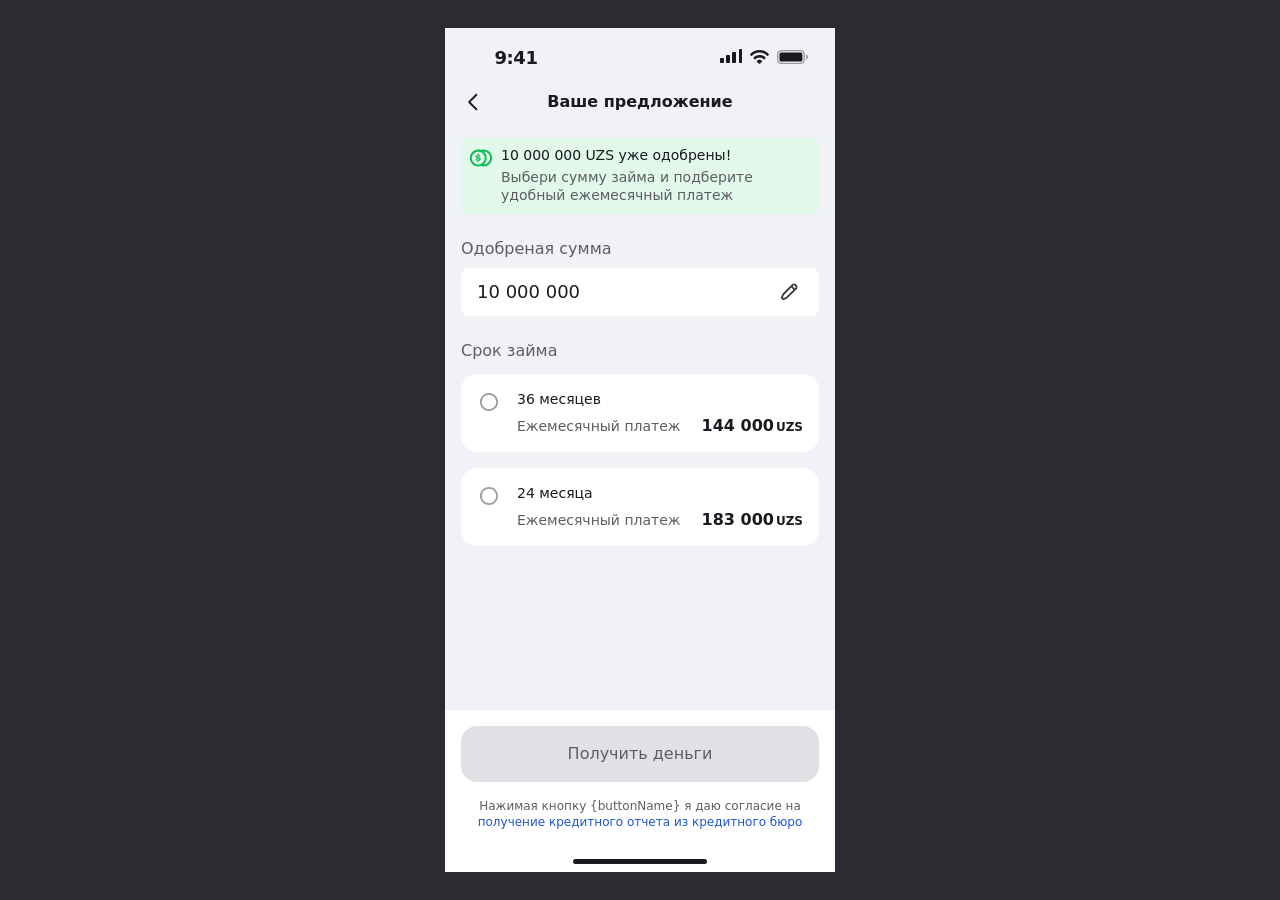
<file: microloan-calc/index.html>
<!doctype html>
<html lang="ru">
<head>
<meta charset="utf-8">
<meta name="viewport" content="width=device-width, initial-scale=1, maximum-scale=1, viewport-fit=cover">
<meta name="robots" content="noindex, nofollow">
<meta name="apple-mobile-web-app-capable" content="yes">
<meta name="mobile-web-app-capable" content="yes">
<meta name="apple-mobile-web-app-status-bar-style" content="default">
<meta name="apple-mobile-web-app-title" content="Калькулятор">
<meta name="theme-color" content="#f1f2f5">
<title>Калькулятор микрозайма 4.0</title>
<meta name="description" content="Калькулятор микрозайма 4.0: одобренная сумма, ввод суммы, выбор срока. Прототип 1:1 по Figma «Калькулятор 4.0».">
<link rel="stylesheet" href="kit/tokens.css?v=1795688908">
<link rel="stylesheet" href="kit/proto.css?v=1795688908">
<link rel="stylesheet" href="kit/components.css?v=1795688908">
<style>
  html{--frame-r:30px}
  /* KL_offer */
  .offer{display:flex;flex-direction:column;gap:24px;align-items:center;padding:16px 16px 24px}
  .terms{display:flex;flex-direction:column;gap:12px;width:100%}
  .terms-list{display:flex;flex-direction:column;gap:16px;width:100%}
  .group-label{width:100%;font-size:16px;line-height:22px;color:var(--text-neutral-bold600)}
</style>
</head>
<body>
<div class="device">

  <!-- ============ 68516:39019 / 41004 / 39117 · Ваше предложение ============ -->
  <section class="screen" id="s-offer" data-title="Ваше предложение">
    <header class="appbar">
      <div class="statusbar"></div>
      <div class="appbar-actions">
        <div class="appbar-title title-small-semibold nowrap">Ваше предложение</div>
        <button class="appbar-left" data-back aria-label="Назад"><img class="ic24" src="assets/chevron-left.svg" alt=""></button>
      </div>
    </header>
    <div class="scroll">
      <div class="offer">
        <div class="status-colored sc-positive">
          <img class="ic24" src="assets/money.svg" alt="">
          <div class="sc-content"><p class="sc-title" id="approved-title">10 000 000 UZS уже одобрены!</p><p class="sc-sub">Выбери сумму займа и подберите удобный ежемесячный платеж</p></div>
        </div>
        <div class="input">
          <label class="input-label" for="amount">Одобреная сумма</label>
          <div class="input-text no-hint">
            <input id="amount" type="text" inputmode="numeric" data-kb="numeric" autocomplete="off" enterkeyhint="done" maxlength="15" value="10 000 000">
            <span class="it-icon"><img src="assets/edit.svg" alt=""></span>
          </div>
        </div>
        <div class="terms">
          <p class="group-label">Срок займа</p>
          <div class="terms-list" id="terms"></div>
        </div>
      </div>
    </div>
    <div class="footer btn-combo is-white">
      <div class="btn-combo-buttons">
        <!-- строка «Вы оформляете микрозайм на сумму …» убрана (решение Ника 26.11.2026), в кадрах Figma она есть -->
        <div class="btn-group-v"><button class="btn btn-l btn-primary" id="get-money">Получить деньги</button></div>
        <p class="checkbox-confirm">Нажимая кнопку {buttonName} я даю согласие на <a>получение кредитного отчета из кредитного бюро</a></p>
      </div>
      <div class="home-indicator"></div>
    </div>
  </section>
</div>

<script src="kit/proto.js?v=1795688908"></script>
<script>
const P = Proto;
const $ = s => document.querySelector(s);
const input = $('#amount');

// Сроки и их доступность — правила «Rule dev» из «Калькулятор 3.0» (Figma 55845:95107):
//   1–2 млн → 36, 24, 12, 6, 3 · 3 млн → 36, 24, 12, 6 · 4 млн → 36, 24, 12 · 7 млн → 36, 24 · 10 млн → 36.
// Исключение: при 10 млн оставлен срок 24 месяца — так в кадре 4.0 «по умолчанию» (68516:39019).
// Платёж = сумма × коэффициент; коэффициенты — платежи из макета на 10 000 000 (4.0: 36/24 мес., 3.0 кадр 55845:95296: 12/6/3 мес.).
const TERMS = [
  { m: 36, label: '36 месяцев', pay: 144000, max: Infinity },
  { m: 24, label: '24 месяца',  pay: 183000, max: 10000000 },
  { m: 12, label: '12 месяцев', pay: 307000, max: 4000000 },
  { m: 6,  label: '6 месяцев',  pay: 370000, max: 3000000 },
  { m: 3,  label: '3 месяца',   pay: 711000, max: 2000000 },
];
const termsFor = amount => TERMS.filter(t => amount <= t.max);
const payFor = (t, amount) => Math.round(amount * t.pay / 10000000 / 1000) * 1000;
const SCEN = { A: { approved: 10000000 }, B: { approved: 2000000 } };  // B — кадр 4.0 68516:39117
// Срок не предвыбран: его выбирает клиент, «Получить деньги» неактивна до выбора (решение Ника 18.11.2026).
// Сумма предзаполнена одобренной.
const S = { scen: 'A', amount: 10000000, term: null, loading: false, editing: false };
let lastValid = S.amount;

function render() {
  const sc = SCEN[S.scen];
  $('#approved-title').textContent = `${P.fmt(sc.approved)} UZS уже одобрены!`;
  if (document.activeElement !== input) input.value = S.amount ? P.fmt(S.amount) : '';
  const list = termsFor(S.amount);
  if (S.term && !list.some(t => t.m === S.term)) S.term = null;   // выбранный срок пропал после смены суммы — клиент выбирает заново
  P.list($('#terms'), list, t => t.m, t => {
    const on = t.m === S.term && !S.editing;
    const val = S.loading ? 'sk' : String(payFor(t, S.amount));
    return `<div class="cwl-concept" data-act="term" data-m="${t.m}">
      <img class="radio" src="assets/radio-${on ? 'on' : 'off'}.svg" alt="" data-swap="${on}" data-swap-anim="pop">
      <div class="cc-content">
        <p class="cc-label">${t.label}</p>
        <div class="cc-row"><span class="cc-row-label">Ежемесячный платеж</span>
          <span class="cc-sum" data-swap="${val}"${S.loading ? ' style="visibility:hidden"' : ''}><span class="num">${P.fmt(payFor(t, S.amount))}</span><span class="cur">UZS</span></span>${S.loading ? '<span class="skeleton"></span>' : ''}
        </div>
      </div>
    </div>`;
  });
  // «Кнопка становится активной после подгрузки сумм» — Rule dev, Калькулятор 3.0; и после выбора срока
  $('#get-money').disabled = S.loading || !S.term;
}

function loadPayments(ms = 900) {
  S.loading = true; render();
  clearTimeout(loadPayments.t); loadPayments.t = setTimeout(() => { S.loading = false; render(); }, ms);
}

// Ввод суммы: только цифры, не больше одобренной
input.addEventListener('input', () => {
  let v = P.num(input.value);
  const max = SCEN[S.scen].approved;
  if (v > max) v = max;
  S.amount = v;
  input.value = v ? P.fmt(v) : '';
  // «Сроки показываем сразу» (Rule dev 3.0): пересчёт без закрытия клавиатуры, через 0,5 с после последней цифры
  clearTimeout(input._d); input._d = setTimeout(applyAmount, 500);
});
function applyAmount() {
  if (!S.amount || S.amount === lastValid) return;
  lastValid = S.amount; loadPayments();
}
// Ввод суммы: пока клавиатура открыта, срок не выбран (кадр 68516:41004)
input.addEventListener('focus', () => { if (!S.editing) { S.editing = true; render(); } });
// Сумма введена (клавиатура закрыта): пересчёт платежей со скелетоном, как в кадре 68516:39117
input.addEventListener('proto:done', () => {
  S.editing = false; clearTimeout(input._d);
  if (!S.amount) S.amount = lastValid;
  if (S.amount === lastValid) return render();
  lastValid = S.amount; loadPayments();
});
document.querySelector('.input-text').addEventListener('click', () => input.focus());

P.on('term', el => { S.term = Number(el.dataset.m); render(); });

const set = o => () => { clearTimeout(loadPayments.t); Object.assign(S, { scen: 'A', amount: 10000000, term: null, loading: false, editing: false }, o); lastValid = S.amount; render(); P.reset('offer', null); };
P.states([
  { id: 'default',  group: 'Основной флоу', title: 'Предложение: срок не выбран', figma: '68516:39019', height: 844, apply: set({}) },
  { id: 'term-chosen', group: 'Основной флоу', title: 'Срок выбран (в кадре Figma — по умолчанию)', figma: '68516:39019', node: '68516:39019', height: 844, apply: set({ term: 36 }) },
  { id: 'keyboard', group: 'Основной флоу', title: 'Ввод суммы после выбора срока', figma: '68516:41004', node: '68516:41004', height: 844, apply: () => { set({ editing: true, term: 36 })(); P.keyboard.show(input); } },
  { id: 'loading',  group: 'Сценарии', title: 'Одобрено 2 000 000: пять сроков, загрузка', figma: '68516:39117', node: '68516:39117', height: 1001, apply: () => { set({ scen: 'B', amount: 1000000, term: 36 })(); loadPayments(1500); } },
  { id: 'amount-3m', group: 'Сроки по сумме', title: '3 000 000 → 4 срока', apply: set({ amount: 3000000 }) },
  { id: 'amount-4m', group: 'Сроки по сумме', title: '4 000 000 → 3 срока', apply: set({ amount: 4000000 }) },
  { id: 'amount-7m', group: 'Сроки по сумме', title: '7 000 000 → 2 срока', apply: set({ amount: 7000000 }) },
]);
render();
P.start('offer');
</script>
</body>
</html>
</file>
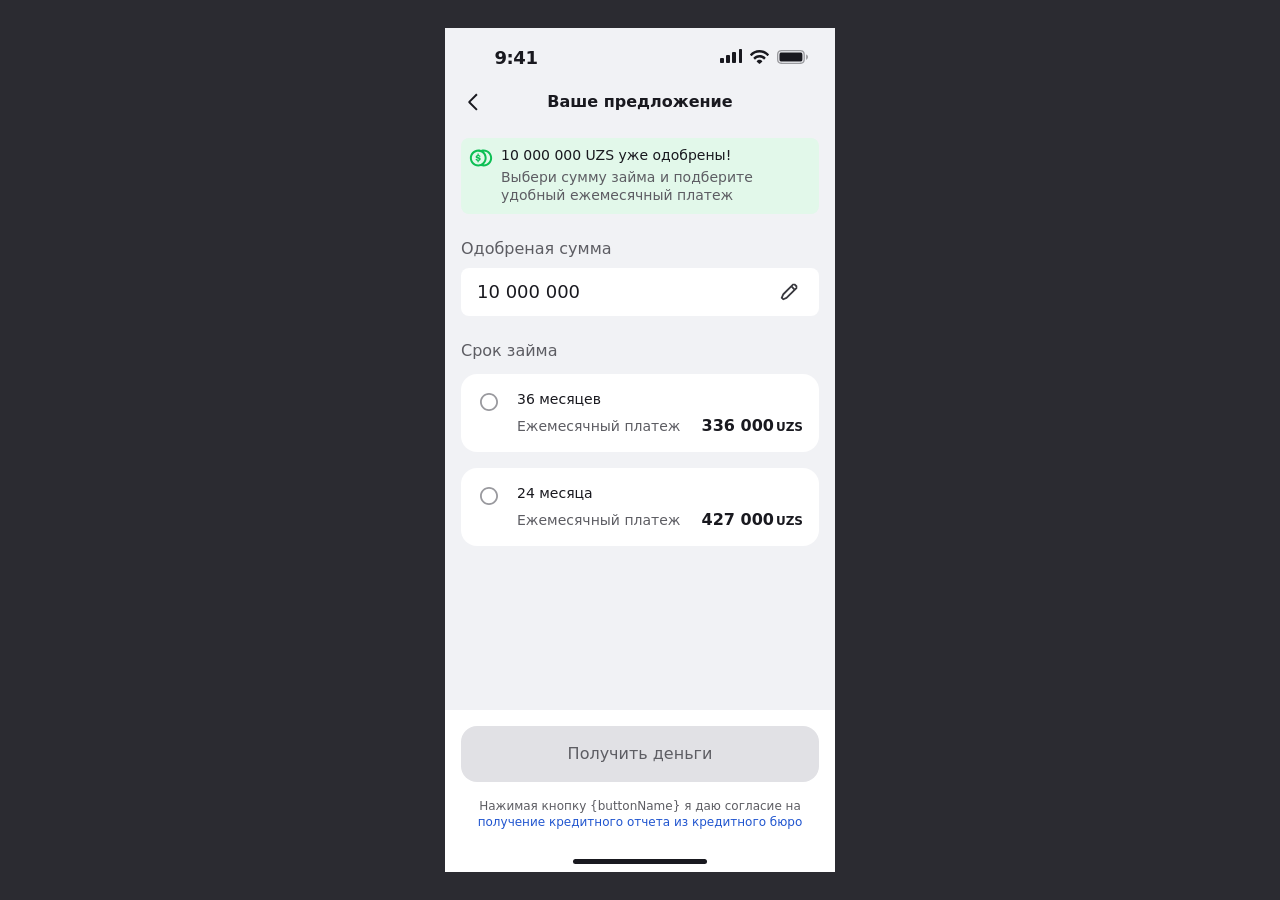
<file: mz-accept/index.html>
<!doctype html>
<html lang="ru">
<head>
<meta charset="utf-8">
<meta name="viewport" content="width=device-width, initial-scale=1, maximum-scale=1, viewport-fit=cover">
<meta name="robots" content="noindex, nofollow">
<meta name="apple-mobile-web-app-capable" content="yes">
<meta name="mobile-web-app-capable" content="yes">
<meta name="apple-mobile-web-app-status-bar-style" content="default">
<meta name="apple-mobile-web-app-title" content="Акцепт МЗ">
<meta name="theme-color" content="#f1f2f5">
<title>Акцепт микрозайма</title>
<meta name="description" content="Новый флоу акцепта микрозайма: калькулятор, оффер, последний шаг, MyID, выдача. Прототип 1:1 по Figma «Section 1».">
<link rel="stylesheet" href="kit/tokens.css?v=1795688873">
<link rel="stylesheet" href="kit/proto.css?v=1795688873">
<link rel="stylesheet" href="kit/components.css?v=1795688873">
<link rel="stylesheet" href="css/calc.css">
<link rel="stylesheet" href="css/offer.css">
<link rel="stylesheet" href="css/last-step.css">
<link rel="stylesheet" href="css/issue.css">
<style>html{--frame-r:24px} .is-hidden{display:none!important}</style>
</head>
<body>
<div class="device">

  <section class="screen" id="s-calc" data-title="Ваше предложение">
    <header class="appbar">
      <div class="statusbar"></div>
      <div class="appbar-actions">
        <div class="appbar-title title-small-semibold nowrap">Ваше предложение</div>
        <button class="appbar-left" data-back aria-label="Назад"><img class="ic24" src="assets/calc-chevron-left.svg" alt=""></button>
      </div>
    </header>
    <div class="scroll">
      <div class="calc-body">
        <div class="status-colored sc-positive">
          <img class="ic24" src="assets/calc-money.svg" alt="">
          <div class="sc-content"><p class="sc-title" id="approved-title">10 000 000 UZS уже одобрены!</p><p class="sc-sub">Выбери сумму займа и подберите удобный ежемесячный платеж</p></div>
        </div>
        <div class="input">
          <label class="input-label" for="amount">Одобреная сумма</label>
          <div class="input-text no-hint">
            <input id="amount" type="text" inputmode="numeric" data-kb="numeric" autocomplete="off" enterkeyhint="done" maxlength="15" value="10 000 000">
            <span class="it-icon"><img src="assets/calc-edit.svg" alt=""></span>
          </div>
        </div>
        <div class="terms">
          <p class="group-label">Срок займа</p>
          <div class="terms-list" id="terms"></div>
        </div>
      </div>
    </div>
    <div class="footer btn-combo is-white">
      <div class="btn-combo-buttons">
        <!-- строка «Вы оформляете микрозайм на сумму …» убрана (решение Ника 26.11.2026), в кадре Figma она есть -->
        <div class="btn-group-v"><button class="btn btn-l btn-primary" id="get-money" data-go="offer">Получить деньги</button></div>
        <p class="checkbox-confirm">Нажимая кнопку {buttonName} я даю согласие на <a>получение кредитного отчета из кредитного бюро</a></p>
      </div>
      <div class="home-indicator"></div>
    </div>
  </section>

  <!-- ============ 14598:34809 · оффер p30 · Принять условия кредита ============ -->
  <section class="screen" id="s-offer" data-title="Принять условия кредита">
    <header class="appbar">
      <div class="statusbar"></div>
      <div class="appbar-actions">
        <div class="appbar-title title-small-semibold c-950 nowrap">Принять условия кредита</div>
        <button class="appbar-left" data-back aria-label="Назад"><img class="ic24" src="assets/offer-chevron-left.svg" alt=""></button>
        <span class="of-appbar-right"><img class="ic24" src="assets/offer-more-horizontal.svg" alt=""></span>
      </div>
    </header>
    <div class="scroll">
      <div class="of-body">
        <!-- KL_offer 14724:5505: баннер, «Сумма к получению», сумма, бейдж услуги (tags) — тап открывает попап услуги -->
        <div class="of-hero">
          <div class="of-banner"><img src="assets/offer-banner.png" alt=""></div>
          <div class="of-limit">
            <p class="body-small-l-regular c-600 nowrap">Сумма к получению</p>
            <div class="of-sum"><p class="title-large-h1 c-950 nowrap" id="of-amount">10 000 000</p><div class="of-cur"><p class="title-large-h3 c-950 nowrap">UZS</p></div></div>
            <button class="of-tag tag tag-m tag-positive pressable" type="button" data-sheet="service"><img class="ic16" src="assets/offer-safe.svg" alt="">Деньги под защитой<img class="ic16" src="assets/offer-tag-chevron.svg" alt=""></button>
          </div>
        </div>
        <!-- offerCard × 2 -->
        <div class="of-cards">
          <div class="of-card"><p class="title-medium-semibold c-950 nowrap"><span id="of-card-pay">336 000</span> UZS</p><p class="of-card-sub body-small-l-regular c-600">Ежемесячный <br>платеж</p></div>
          <div class="of-card"><p class="title-medium-semibold c-950 nowrap" id="of-term">36 месяцев</p><p class="of-card-sub body-small-l-regular c-600">срок использования <br>займа</p></div>
        </div>
        <!-- Offer conditions: основные условия -->
        <div class="of-block">
          <div class="title-action"><p class="ta-title c-950">Основные условия</p></div>
          <div class="dl of-dl">
            <div class="dl-item"><div class="dl-title is-center"><p>Льготный период до</p><img class="ic16" src="assets/offer-info.svg" alt=""></div><div class="dl-value"><p> 21.02.2026</p></div></div>
            <div class="dl-item"><div class="dl-title"><p>Ежемесячный платеж</p></div><div class="dl-value"><p id="of-pay">336 000</p><p>UZS</p></div></div>
            <div class="dl-item"><div class="dl-title"><p>Дата платежа</p></div><div class="dl-value"><p>21.02.2026</p></div></div>
            <div class="dl-item"><div class="dl-title"><p>Процентная ставка</p></div><div class="dl-value"><p>34,9 %</p></div></div>
          </div>
        </div>
        <!-- Offer conditions: договор и график платежей (превью документа) -->
        <div class="of-block">
          <div class="title-action"><p class="ta-title c-950">Договор и график платежей</p></div>
          <p class="of-note body-small-l-regular c-600">Внимательно ознакомьтесь с документом перед принятием условий</p>
          <div class="of-doc">
            <div class="of-doc-head">
              <div class="of-doc-brand">
                <img src="assets/offer-doc-logo.svg" width="59.302" height="19.254" alt="">
                <i class="of-doc-bar"></i>
                <p class="of-doc-text">ООО «AVO SERVICES AND TECHNOLOGY» <br>Республика Узбекистан, г. Ташкент, ул. Нукус, 29а<br>ИНН 309440142 • Рег. номер 1113342</p>
              </div>
              <div class="of-doc-contacts">
                <p class="of-doc-text">+998 78 888-78-87<br>info@avotech.uz</p>
                <img class="of-doc-ic is-phone" src="assets/offer-doc-phone.svg" alt="">
                <img class="of-doc-ic is-mail" src="assets/offer-doc-mail.svg" alt="">
              </div>
            </div>
            <i class="of-doc-cover"></i>
          </div>
        </div>
      </div>
    </div>
    <!-- buttonCombination-checkbox -->
    <div class="footer btn-combo is-white">
      <div class="btn-combo-buttons">
        <div class="btn-group-v"><button class="btn btn-l btn-primary" data-go="last-step">Принять условия</button></div>
        <p class="checkbox-confirm">Нажимая кнопку Принять условия я даю согласие, что <span class="of-c700">ознакомился</span><span class="c-primary"> </span><span class="of-cs700">с </span>Индивидуальными условиями Микрозайма<span class="of-cs700">, </span><span class="c-primary">Общими условиями Микрозайма, Тарифами Банка</span></p>
      </div>
      <div class="home-indicator"></div>
    </div>
  </section>

  <!-- ============ 14598:32273 (не отмечено) / 14598:32317 (всё отмечено) · Последний шаг ============ -->
  <section class="screen" id="s-last-step" data-title="Последний шаг">
    <header class="appbar">
      <div class="statusbar"></div>
      <div class="appbar-actions">
        <button class="appbar-left" data-back aria-label="Назад"><img class="ic24" src="kit/icons/chevron-left.svg" alt=""></button>
      </div>
    </header>
    <div class="scroll">
      <div class="ls-body">
        <div class="ls-head">
          <p class="ls-title title-large-h2 c-950">Последний шаг</p>
          <p class="body-large-l-regular c-600">Ознакомьтесь с условиями и рисками перед финальным принятием предложения</p>
        </div>
        <div class="ls-list">
          <div class="ls-item">
            <button class="ls-label" type="button" data-act="check" data-i="0"><img class="cb" src="assets/ls-checkbox-off.svg" alt=""><span class="ls-text">Кредит – это расходы</span></button>
            <span class="ls-info"><img class="ic20" src="assets/ls-info.svg" alt=""></span>
          </div>
          <div class="ls-item">
            <button class="ls-label" type="button" data-act="check" data-i="1"><img class="cb" src="assets/ls-checkbox-off.svg" alt=""><span class="ls-text">Я внимательно изучил(а) график </span></button>
            <span class="ls-info"><img class="ic20" src="assets/ls-info.svg" alt=""></span>
          </div>
          <div class="ls-item is-top">
            <button class="ls-label" type="button" data-act="check" data-i="2"><img class="cb" src="assets/ls-checkbox-off.svg" alt=""><span class="ls-text">Мой заработок позволяет оплачивать кредит</span></button>
            <span class="ls-info"><img class="ic20" src="assets/ls-info.svg" alt=""></span>
          </div>
          <div class="ls-item is-top">
            <button class="ls-label" type="button" data-act="check" data-i="3"><img class="cb" src="assets/ls-checkbox-off.svg" alt=""><span class="ls-text">Я осведомлён(а) о последствиях просрочки платежей</span></button>
            <span class="ls-info"><img class="ic20" src="assets/ls-info.svg" alt=""></span>
          </div>
          <div class="ls-item">
            <button class="ls-label" type="button" data-act="check" data-i="4"><img class="cb" src="assets/ls-checkbox-off.svg" alt=""><span class="ls-text">Я самостоятельно подаю заявку </span></button>
            <span class="ls-info"><img class="ic20" src="assets/ls-info.svg" alt=""></span>
          </div>
        </div>
      </div>
    </div>
    <div class="footer btn-combo is-white">
      <div class="btn-combo-buttons">
        <div class="btn-group-v"><button class="btn btn-l btn-primary" id="accept-btn" data-act="accept">Принять все условия</button></div>
        <p class="checkbox-confirm">Нажимая кнопку, подтверждаю согласие с условиями и рисками, а также оценку своей финансовой нагрузки</p>
      </div>
      <div class="home-indicator"></div>
    </div>
  </section>

  <!-- ============ 14598:32306 · 8. Онбординг КУС – MyID ============ -->
  <section class="screen" id="s-myid" data-title="Пожалуйста, улыбнитесь">
    <header class="appbar">
      <div class="statusbar"></div>
      <div class="appbar-actions">
        <button class="appbar-left" data-back aria-label="Назад"><img class="ic24" src="kit/icons/chevron-left.svg" alt=""></button>
      </div>
    </header>
    <div class="scroll">
      <div class="myid-body">
        <img class="myid-logo" src="assets/myid-logo.svg" alt="AVO">
        <p class="myid-hint body-large-l-regular">Пожалуйста, улыбнитесь</p>
        <img class="myid-photo" src="assets/myid-photo.png" width="356" height="456" alt="">
      </div>
    </div>
    <div class="footer">
      <div class="home-indicator"></div>
    </div>
  </section>

  <!-- ============ 14598:32350 · Обрабатываем ваши данные ============ -->
  <section class="screen" id="s-processing" data-title="Обрабатываем ваши данные" data-theme-color="#ffffff">
    <header class="appbar"><div class="statusbar"></div></header>
    <div class="scroll">
      <div class="iss">
        <div class="iss-title">
          <div class="banner"><img src="assets/iss-processing.png" alt=""></div>
          <div class="iss-content">
            <p class="title-large-h4 iss-h">Обрабатываем ваши данные</p>
            <p class="body-large-l-regular iss-p">Дождитесь окончания проверки — это займет всего несколько минут</p>
          </div>
        </div>
        <div class="bl">
          <div class="bl-item">
            <div class="bl-icon"><div class="loader"><img class="spin" src="assets/iss-loader-24.svg" alt=""></div></div>
            <p class="bl-text title-small-medium c-950">Обработка данных</p>
          </div>
        </div>
      </div>
    </div>
  </section>

  <!-- ============ 14598:32359 · Активируйте кредит ============ -->
  <section class="screen" id="s-activate" data-title="Активируйте кредит" data-theme-color="#ffffff">
    <header class="appbar">
      <div class="statusbar"></div>
      <div class="appbar-actions"><button class="appbar-left" data-act="close-flow" aria-label="Закрыть"><img class="ic24" src="assets/iss-close-circle.svg" alt=""></button></div>
    </header>
    <div class="scroll">
      <div class="iss">
        <div class="iss-title">
          <div class="banner"><img src="assets/iss-activate.png" alt=""></div>
          <div class="iss-content">
            <p class="title-large-h4 iss-h">Активируйте кредит</p>
            <p class="body-large-l-regular iss-p">Просто позвоните в контакт-центр — активация займёт меньше минуты или дождитесь звонка оператора</p>
          </div>
          <div class="iss-link"><p class="button-medium c-primary nowrap">Какая информация потребуется?</p></div>
        </div>
        <div class="bl">
          <div class="bl-item is-done">
            <div class="bl-icon"><img src="assets/iss-check.svg" alt=""></div>
            <p class="bl-text body-large-l-regular c-600">Принятие условий</p>
          </div>
          <div class="bl-item">
            <div class="bl-icon"><img src="assets/iss-alert-circle.svg" alt=""></div>
            <p class="bl-text title-small-medium c-950">Активация кредита</p>
          </div>
        </div>
      </div>
    </div>
    <div class="footer btn-combo is-white">
      <div class="btn-combo-buttons">
        <div class="btn-group-v"><button class="btn btn-l btn-primary" data-act="call">Позвонить</button></div>
      </div>
      <div class="home-indicator"></div>
    </div>
  </section>

  <!-- ============ 14598:32373 · Зачисляем кредит на счет ============ -->
  <section class="screen" id="s-crediting" data-title="Зачисляем кредит на счет" data-theme-color="#ffffff">
    <header class="appbar">
      <div class="statusbar"></div>
      <div class="appbar-actions"><button class="appbar-left" data-back aria-label="Назад"><img class="ic24" src="assets/iss-chevron-left.svg" alt=""></button></div>
    </header>
    <div class="scroll">
      <div class="iss">
        <div class="iss-title">
          <div class="banner"><img src="assets/iss-crediting.png" alt=""></div>
          <div class="iss-content">
            <p class="title-large-h4 iss-h">Зачисляем кредит на счет</p>
            <p class="body-large-l-regular iss-p">Обычно это занимает меньше минуты</p>
          </div>
        </div>
        <div class="bl">
          <div class="bl-item">
            <div class="bl-icon"><img class="spin" src="assets/iss-loader-20.svg" alt=""></div>
            <p class="bl-text title-small-medium c-950">Зачисление кредита</p>
          </div>
        </div>
      </div>
    </div>
    <div class="footer btn-combo is-white">
      <div class="btn-combo-buttons">
        <div class="btn-group-v"><button class="btn btn-l btn-primary" data-act="close-crediting">Закрыть</button></div>
      </div>
      <div class="home-indicator"></div>
    </div>
  </section>

  <!-- ============ 14598:32384 (435403) · Текущий счёт ============ -->
  <section class="screen" id="s-account" data-title="Текущий счёт">
    <header class="appbar">
      <div class="statusbar"></div>
      <div class="appbar-actions"><button class="appbar-left" data-back aria-label="Назад"><img class="ic24" src="assets/iss-chevron-left.svg" alt=""></button></div>
    </header>
    <div class="scroll">
      <div class="acc">
        <div class="card acc-widget">
          <div class="acc-header">
            <div class="acc-head">
              <p class="title-x-small-medium nowrap">Текущий счёт</p>
              <div class="acc-edit"><img class="ic24" src="assets/acc-edit.svg" alt=""></div>
            </div>
            <div class="acc-main">
              <p class="body-small-l-regular c-600">Доступный баланс</p>
              <div class="acc-sum"><span class="title-large-h1" id="acc-amount">10 000 000</span><span class="acc-cur title-large-h3">UZS</span></div>
            </div>
          </div>
          <div class="divider"></div>
          <div class="balance-actions">
            <div class="ba"><img class="ic24" src="assets/acc-balance-in.svg" alt=""><p class="body-medium-m">Пополнить</p></div>
            <div class="ba"><img class="ic24" src="assets/acc-balance-transfer.svg" alt=""><p class="body-medium-m">Перевести</p></div>
            <div class="ba"><img class="ic24" src="assets/acc-clock.svg" alt=""><p class="body-medium-m">История</p></div>
          </div>
        </div>
        <div class="card acc-menu">
          <div class="list-arrows">
            <div class="list-arrow"><div class="la-icon"><img src="assets/acc-document-menu.svg" alt=""></div><p class="la-text">Реквизиты</p><img class="ic24" src="assets/acc-chevron-right.svg" alt=""></div>
          </div>
        </div>
      </div>
    </div>
    <div class="footer"><div class="home-indicator"></div></div>
  </section>

  <!-- ============ 14605:38039 · modalNotification · Услуга «Деньги под защитой» (обновлён 26.11) ============ -->
  <div class="sheet-layer" id="sheet-service">
    <div class="sheet-scrim"></div>
    <div class="sheet">
      <div class="modal-notification">
        <div class="grabber"></div>
        <div class="sv-main">
          <div class="sv-content">
            <div class="sv-card">
              <div class="sv-text">
                <p class="title-small-semibold c-950 sv-title">Услуга<span class="sv-sp"> </span><span class="sv-q">«</span>Деньги под защитой<span class="sv-q">»</span></p>
                <p class="body-small-l-regular c-600 sv-sub">Сумма к получению с учетом услуги <br><span class="js-service-sum">11 000 000</span> UZS</p>
              </div>
              <!-- Switcher: в Figma только isOn=true; услугу выключить нельзя — тост сверху -->
              <button class="sv-switch" type="button" data-act="service-toggle" aria-pressed="true" aria-label="Услуга «Деньги под защитой»"><img src="assets/offer-switch-on.svg" width="43" height="26.137" alt=""></button>
            </div>
            <div class="sv-bullets">
              <div class="bullet-item"><img class="ic24" src="assets/offer-check.svg" alt=""><p class="bi-text">Мгновенное зачисление средств</p></div>
              <div class="bullet-item"><img class="ic24" src="assets/offer-check.svg" alt=""><p class="bi-text">60 дней без штрафов</p></div>
            </div>
          </div>
        </div>
        <div class="btn-combo is-white">
          <div class="btn-combo-buttons">
            <div class="btn-group-v"><button class="btn btn-l btn-primary sv-close" data-close>Закрыть</button></div>
          </div>
          <div class="home-indicator"></div>
        </div>
      </div>
    </div>
  </div>

  <!-- ============ modalNotification (14598:32392) · Поздравляем! ============ -->
  <div class="sheet-layer" id="sheet-congrats">
    <div class="sheet-scrim"></div>
    <div class="sheet">
      <div class="modal-notification">
        <div class="grabber"></div>
        <div class="mn-main">
          <div class="banner"><img src="assets/iss-crediting.png" alt=""></div>
          <div class="mn-content">
            <div class="mn-tb">
              <p class="title-large-h4">Поздравляем! Деньги уже на вашем счете</p>
              <p class="body-large-l-regular c-600">Выводите моментально на любую карту</p>
            </div>
          </div>
        </div>
        <div class="btn-combo is-white">
          <div class="btn-combo-buttons">
            <div class="btn-group-v"><button class="btn btn-l btn-primary" data-close>Понятно</button></div>
          </div>
          <div class="home-indicator"></div>
        </div>
      </div>
    </div>
  </div>

  <!-- ============ 14603:37837 · тост «Действие недоступно» — сверху экрана, поверх шторки ============ -->
  <div class="toast" id="toast-unavailable" role="status"><div class="toast-pill is-alert"><p class="body-large-l-regular nowrap">Действие недоступно</p></div></div>
</div>

<script src="kit/proto.js?v=1795688873"></script>
<script>
const P = Proto;
const $ = s => document.querySelector(s);
const $$ = s => Array.from(document.querySelectorAll(s));

/* ---------- 1. Калькулятор (кадр 14598:32260) ----------
   Стартовая сумма — максимальная сумма оффера, 10 000 000 (решение Ника 25.11.2026, с 26.11 так и в кадре Figma).
   Сроки по сумме — правила «Rule dev» Калькулятора 3.0, как в прототипе microloan-calc.
   Платежи кадра: 336 000 и 427 000 на 10 000 000 (до 26.11 те же цифры стояли на 7 000 000);
   короткие сроки — в той же пропорции, что в 3.0 (144/307/370/711). */
const K36 = 336000 / 10000000, K24 = 427000 / 10000000;
const TERMS = [
  { m: 36, label: '36 месяцев', k: K36, max: Infinity },
  { m: 24, label: '24 месяца', k: K24, max: 10000000 },
  { m: 12, label: '12 месяцев', k: K36 * 307 / 144, max: 4000000 },
  { m: 6, label: '6 месяцев', k: K36 * 370 / 144, max: 3000000 },
  { m: 3, label: '3 месяца', k: K36 * 711 / 144, max: 2000000 },
];
const APPROVED = 10000000;
const termsFor = a => TERMS.filter(t => a <= t.max);
const payFor = (t, a) => Math.round(a * t.k / 1000) * 1000;
// Срок не предвыбран: его выбирает клиент, «Получить деньги» неактивна до выбора (решение Ника 18.11.2026).
// Сумма предзаполнена одобренной — максимальной суммой оффера.
const S = { amount: APPROVED, term: null, loading: false, editing: false, checks: [false, false, false, false, false] };
let lastValid = S.amount;
const input = $('#amount');

function renderCalc() {
  if (document.activeElement !== input) input.value = S.amount ? P.fmt(S.amount) : '';
  const list = termsFor(S.amount);
  if (S.term && !list.some(t => t.m === S.term)) S.term = null;   // выбранный срок пропал после смены суммы — клиент выбирает заново
  P.list($('#terms'), list, t => t.m, t => {
    const on = t.m === S.term && !S.editing;
    const val = S.loading ? 'sk' : String(payFor(t, S.amount));
    return `<div class="cwl-concept" data-act="term" data-m="${t.m}">
      <img class="radio" src="assets/calc-radio-${on ? 'on' : 'off'}.svg" alt="" data-swap="${on}" data-swap-anim="pop">
      <div class="cc-content">
        <p class="cc-label">${t.label}</p>
        <div class="cc-row"><span class="cc-row-label">Ежемесячный платеж</span>
          <span class="cc-sum" data-swap="${val}"${S.loading ? ' style="visibility:hidden"' : ''}><span class="num">${P.fmt(payFor(t, S.amount))}</span><span class="cur">UZS</span></span>${S.loading ? '<span class="skeleton"></span>' : ''}
        </div>
      </div>
    </div>`;
  });
  $('#get-money').disabled = S.loading || !S.term;
  renderFlow();
}

/* Сумма и срок, выбранные на калькуляторе, идут дальше по флоу (решение Ника 23.11.2026): оффер, попап услуги, счёт.
   В кадрах Figma там свои демо-цифры (платёж 4 583 000 в условиях, 7 700 000 в попапе, 50 000 000 на счёте) — прототип их не берёт.
   Платёж — тот же, что клиент видел на карточке срока (карточка оффера и «Основные условия»).
   Сумма с услугой = сумма +10 %: так в макете дважды — попап 7 000 000 → 7 700 000, калькулятор 10 000 000 → 11 000 000. */
const SERVICE_K = 1.1;
function withService(a) { return Math.round(a * SERVICE_K); }
function renderFlow() {
  const a = S.amount || lastValid, t = TERMS.find(x => x.m === S.term);
  $('#of-amount').textContent = P.fmt(a);
  $('#of-term').textContent = t ? t.label : '';
  $('#of-card-pay').textContent = t ? P.fmt(payFor(t, a)) : '';
  $('#of-pay').textContent = t ? P.fmt(payFor(t, a)) : '';
  $$('.js-service-sum').forEach(el => { el.textContent = P.fmt(withService(a)); });
  $('#acc-amount').textContent = P.fmt(a);
}
function loadPayments(ms = 900) {
  S.loading = true; renderCalc();
  clearTimeout(loadPayments.t); loadPayments.t = setTimeout(() => { S.loading = false; renderCalc(); }, ms);
}
function applyAmount() { if (!S.amount || S.amount === lastValid) return; lastValid = S.amount; loadPayments(); }
input.addEventListener('focus', () => { if (!S.editing) { S.editing = true; renderCalc(); } });
input.addEventListener('input', () => {
  let v = P.num(input.value); if (v > APPROVED) v = APPROVED;
  S.amount = v; input.value = v ? P.fmt(v) : '';
  // Кнопку можно нажать, не дожидаясь пересчёта: срок, которого нет для новой суммы, сбрасываем сразу, иначе он уйдёт в оффер.
  if (S.term && v && !termsFor(v).some(t => t.m === S.term)) { S.term = null; $('#get-money').disabled = true; }
  renderFlow();
  clearTimeout(input._d); input._d = setTimeout(applyAmount, 500);
});
input.addEventListener('proto:done', () => {
  S.editing = false; clearTimeout(input._d);
  if (!S.amount) S.amount = lastValid;
  if (S.amount === lastValid) return renderCalc();
  lastValid = S.amount; loadPayments();
});
$('#s-calc .input-text').addEventListener('click', () => input.focus());
P.on('term', el => { S.term = Number(el.dataset.m); renderCalc(); });

/* ---------- 2. Оффер: бейдж «Деньги под защитой» открывает попап услуги; услуга не отключается — тост «Действие недоступно» ---------- */
P.on('service-toggle', () => P.toast('unavailable'));

/* ---------- 3. Последний шаг (435401 → 435402) ---------- */
function renderChecks() {
  $$('#s-last-step [data-act="check"]').forEach(el => {
    const img = el.querySelector('img.cb'); if (!img) return;
    const src = 'assets/ls-checkbox-' + (S.checks[Number(el.dataset.i)] ? 'on' : 'off') + '.svg';
    if (!img.src.endsWith(src)) { img.src = src; img.classList.remove('p-pop'); void img.offsetWidth; if (P.animOn()) img.classList.add('p-pop'); }
  });
  const all = S.checks.every(Boolean), b = $('#accept-btn');
  if (b) { b.classList.toggle('is-ready', all); b.textContent = all ? 'Продолжить' : 'Принять все условия'; }
}
P.on('check', el => { const i = Number(el.dataset.i); S.checks[i] = !S.checks[i]; renderChecks(); });
P.on('accept', () => {
  if (!S.checks.every(Boolean)) { S.checks = S.checks.map(() => true); renderChecks(); return; }   // «Принять все условия»
  P.go('myid');                                                                                   // «Продолжить»
});

/* ---------- 4. Выдача: автопереходы, звонок, зачисление ---------- */
const AUTO = { myid: ['processing', 2500], processing: ['activate', 2500], crediting: ['account', 2500] };
let autoT;
document.addEventListener('proto:enter', e => {
  clearTimeout(autoT);
  const id = e.target.id.replace(/^s-/, '');
  if (P.mode === 'figma') return;                       // сверка с Figma — без автопереходов
  if (AUTO[id]) autoT = setTimeout(() => { if (P.current === id) P.go(AUTO[id][0], 'fade'); }, AUTO[id][1]);
  if (id === 'account') setTimeout(() => { if (P.current === 'account') P.openSheet('congrats'); }, 450);
});
P.on('call', () => P.go('crediting'));
P.on('close-crediting', () => P.go('account', 'fade'));
P.on('close-flow', () => { S.checks = S.checks.map(() => false); renderChecks(); P.reset('calc'); });

/* ---------- состояния: карта экранов и сверка ---------- */
const reset = o => { Object.assign(S, { amount: APPROVED, term: null, loading: false, editing: false, checks: [false, false, false, false, false] }, o || {}); lastValid = S.amount; renderCalc(); renderChecks(); };
const at = (id, o, before) => () => { reset(o); P.reset('calc', null); if (before) before.forEach(b => P.go(b, null)); if (id !== 'calc') P.go(id, null); };
// Состояния после калькулятора открываются со стартовой суммой 10 000 000 и сроком 36 месяцев — как в кадре Figma.
const PICK = { term: 36 };
P.states([
  { id: 'calc', group: 'Выбор суммы', title: 'Ваше предложение: 10 000 000, срок не выбран', figma: '14598:32260', height: 844, apply: at('calc') },
  { id: 'calc-term', group: 'Выбор суммы', title: 'Срок выбран (как в кадре Figma)', figma: '14598:32260', node: '14598:32260', height: 844, apply: at('calc', PICK) },
  { id: 'offer', group: 'Оффер', title: 'Принять условия кредита: сумма и срок из калькулятора', figma: '14598:34809', node: '14598:34809', height: 1572, apply: at('offer', PICK) },
  { id: 'service', group: 'Оффер', title: 'Услуга «Деньги под защитой» (попап)', figma: '14605:38039', node: '14605:38039', height: 1572, selector: '#sheet-service .sheet > :first-child', apply: p => { at('offer', PICK)(); p.openSheet('service'); } },
  { id: 'service-toast', group: 'Оффер', title: 'Действие недоступно (тост сверху)', figma: '14603:37837', node: '14603:37837', height: 1572, selector: '#toast-unavailable .toast-pill', apply: p => { at('offer', PICK)(); p.openSheet('service'); p.toast('unavailable', 2e9); } },
  { id: 'last-step', group: 'Оффер', title: 'Последний шаг', figma: '435401', node: '14598:32273', height: 844, apply: at('last-step', PICK, ['offer']) },
  { id: 'last-step-ready', group: 'Оффер', title: 'Последний шаг — всё принято', figma: '435402', node: '14598:32317', height: 844, apply: at('last-step', { ...PICK, checks: [true, true, true, true, true] }, ['offer']) },
  { id: 'myid', group: 'Выдача', title: 'Пожалуйста, улыбнитесь', figma: 'MyID', node: '14598:32306', height: 844, apply: at('myid', PICK, ['offer', 'last-step']) },
  { id: 'processing', group: 'Выдача', title: 'Обрабатываем ваши данные', figma: '14598:32350', node: '14598:32350', height: 844, apply: at('processing', PICK) },
  { id: 'activate', group: 'Выдача', title: 'Активируйте кредит', figma: '14598:32359', node: '14598:32359', height: 844, apply: at('activate', PICK) },
  { id: 'crediting', group: 'Выдача', title: 'Зачисляем кредит на счет', figma: '14598:32373', node: '14598:32373', height: 844, apply: at('crediting', PICK) },
  { id: 'account', group: 'Выдача', title: 'Деньги на счёте: сумма из калькулятора', figma: '435403', node: '14598:32384', height: 844, apply: p => { at('account', PICK)(); p.openSheet('congrats'); } },
]);
renderCalc(); renderChecks();
P.start('calc');
</script>
</body>
</html>
</file>
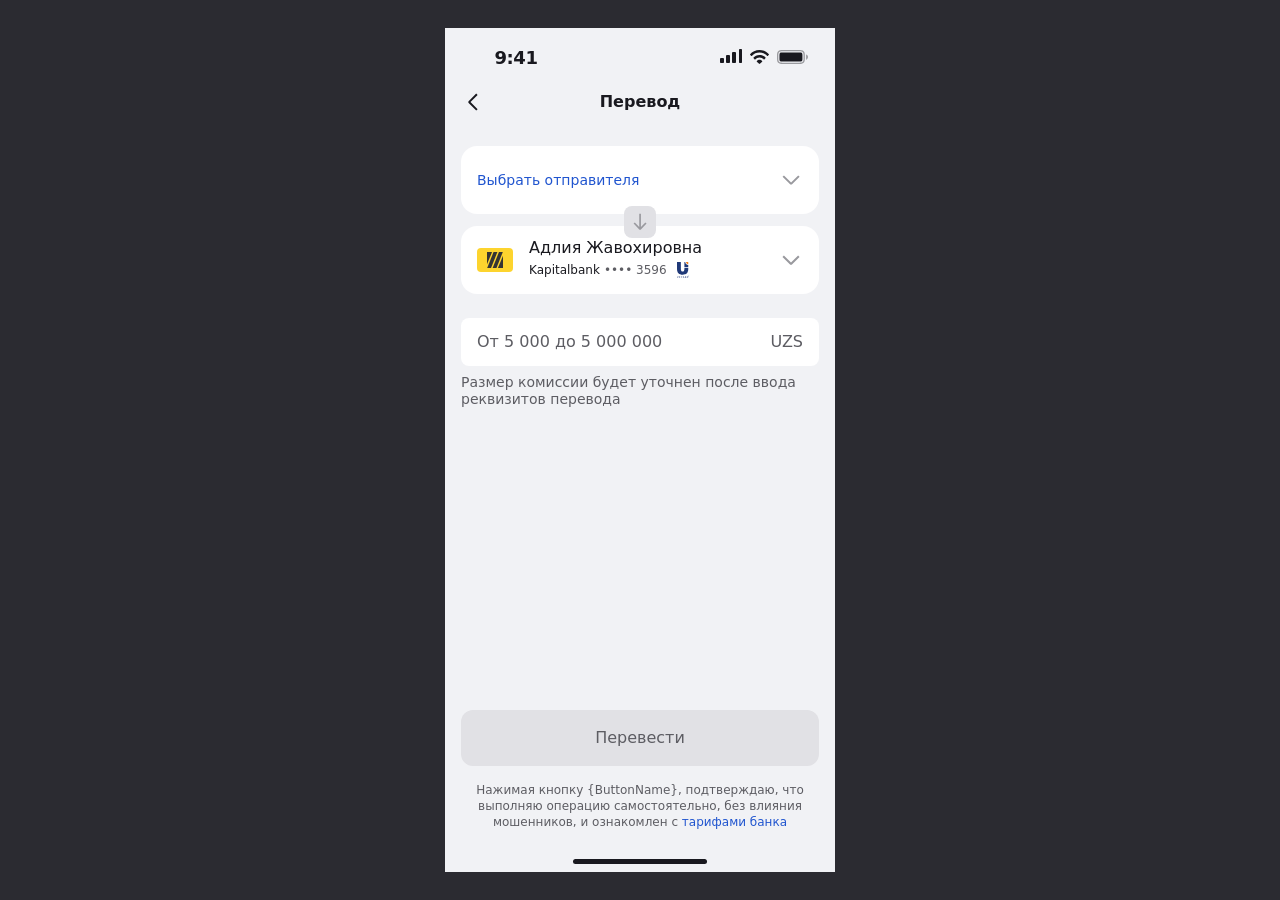
<file: transfer-warning/index.html>
<!doctype html>
<html lang="ru">
<head>
<meta charset="utf-8">
<meta name="viewport" content="width=device-width, initial-scale=1, maximum-scale=1, viewport-fit=cover">
<meta name="robots" content="noindex, nofollow">
<meta name="apple-mobile-web-app-capable" content="yes">
<meta name="mobile-web-app-capable" content="yes">
<meta name="apple-mobile-web-app-status-bar-style" content="default">
<meta name="apple-mobile-web-app-title" content="Перевод">
<meta name="theme-color" content="#f1f2f5">
<title>Перевод: предупреждение антифрода и MyID</title>
<meta name="description" content="Перевод как в приложении: предупреждение антифрода и подтверждение по лицу через MyID.">
<link rel="stylesheet" href="kit/tokens.css?v=1795604059">
<link rel="stylesheet" href="kit/proto.css?v=1795604059">
<link rel="stylesheet" href="kit/components.css?v=1795604059">
<style>
/* Форма и «Выполнено» — get_design_context секции 67283:137381 файла 001-AVO-Design (435310, 435311, 435309, 67283:137394).
   Предупреждение — modalNotification «000 Дизайн система» (14362:29456). MyID — кадр 14052:34700 («Кредитные диплинки»). */
.is-hidden{display:none!important}
@keyframes spin{to{transform:rotate(360deg)}}
.spin{animation:spin .9s linear infinite}
.bc-bank{letter-spacing:0}

/* ---------- 435310 / 435311 / 435309 · Перевод ---------- */
#s-form .form-body{display:flex;flex-direction:column;gap:24px;padding-top:16px}
#s-form.is-empty .form-body{padding-top:24px}
.cards{position:relative;display:flex;flex-direction:column;gap:16px;padding:0 16px}
#s-form.is-empty .cards{gap:12px}
.select-item{display:flex;gap:16px;align-items:center;width:100%;padding:10px 16px;border-radius:16px;background:var(--bg-neutral-calm000);overflow:hidden}
.select-item .si-btn{flex:1;min-width:60px;display:flex;align-items:center;padding:12px 0;font-size:14px;line-height:20px;font-weight:500;color:var(--text-primary-bold600);white-space:nowrap}
.select-item .si-chev{position:relative;width:24px;height:48px;flex:none}
.select-item .si-chev img{position:absolute;left:0;top:12px;width:24px;height:24px;transform:rotate(-90deg)}
.swap-btn{position:absolute;left:calc(50% - 16px);top:60px;display:flex;padding:6px;border-radius:8px;background:var(--bg-neutral-calm200)}
.swap-btn img{width:20px;height:20px}
.bank-logo.bank-avo{background:#faff00}
.bank-logo.bank-avo>.bg{position:absolute;inset:0;width:100%;height:100%}
.bank-logo.bank-avo>.abs,.bank-logo.bank-avo2>.abs{inset:38.89% 13.89% 37.28% 13.89%}
.bank-logo.bank-avo2{background:var(--bg-secondary-calm300)}
.bank-logo.bank-kapital2{background:#fdd42e}
.bank-logo.bank-kapital2>.abs{inset:27.78% 27.79% 27.77% 27.78%}
.bank-logo.bank-tbc{background:#00a2b7}
.bank-logo.bank-tbc>.abs{top:26.39%;bottom:29.17%;left:25%;right:25%}
.bc-ps.ps-mc>.abs{top:25%;bottom:28.61%;left:12.5%;right:12.5%}
.bc-ps.ps-humo>.abs{top:37.5%;bottom:37.06%;left:0;right:0}
.bc-cloud{width:16px;height:16px;flex:none}
.bankcard-item .bc-chev{width:24px;height:24px;flex:none}
.amount{display:flex;flex-direction:column;gap:8px;padding:0 16px}
.amount .input-uzs input::placeholder{color:var(--text-neutral-bold600)}
.amount-prompt{font-size:14px;line-height:17px;color:var(--text-neutral-bold600)}
#btn-pay{position:relative}
#btn-pay[disabled]{border-radius:12px;padding:12px 24px;height:56px}
.btn .btn-loader{position:absolute;left:calc(50% - 11.5px);top:calc(50% - 11px);width:22px;height:22px;display:none}
.btn.is-loading{pointer-events:none}
.btn.is-loading .btn-label{opacity:0}
.btn.is-loading .btn-loader{display:block}
/* cardsModal «Откуда перевести»: затемнение overlay/neutral/bold, actionBlock py 10 */
#sheet-source .sheet-scrim{background:var(--overlay-neutral-bold)}
#sheet-source .bankcard-item{text-align:left}
#sheet-source .action-block .ab-btn{padding:10px 0;border-radius:8px}
#sheet-source .action-block img{width:20px;height:20px}

/* ---------- Предупреждение антифрода: modalNotification 14362:29456 ---------- */
.ic64{width:64px;height:64px;flex:none}
.mn-body{padding-bottom:16px;text-align:center;font-size:16px;line-height:22px;color:var(--text-neutral-bold600)}
.warn-cta{display:flex;flex-direction:column;gap:8px;width:100%}
.warn-cta .slot{width:100%;text-align:center;font-size:12px;line-height:16px;color:var(--text-neutral-bold600)}

/* ---------- MyID: кадр 14052:34700 ---------- */
#s-myid{background:var(--surface-neutral-calm000)}
#s-myid .statusbar{opacity:0}
#s-myid .myid-body{display:flex;flex-direction:column;align-items:center;padding-top:7px}
#s-myid .myid-logo{width:100px;height:33px;flex:none}
#s-myid .myid-hint{margin-top:53px;text-align:center;white-space:nowrap;color:var(--colortext-body)}
#s-myid .myid-photo{margin-top:48px;width:356px;height:456px;flex:none}
#s-myid .home-indicator::after{margin-left:-66px;background:var(--labels-primary)}

/* ---------- Payment-status-card · Выполнено (67283:137394) ---------- */
#s-success .ps-status{text-align:center}
#s-success .ps-head{display:flex;flex-direction:column;gap:4px;width:100%}
.avatar-48 .bank48{position:absolute;left:50%;top:50%;width:48px;height:48px;transform:translate(-50%,-50%);background:#fdd42e;overflow:hidden}
.avatar-48 .bank48 .abs{inset:27.78%}
#s-success .ps-dl .dl-title{padding-top:2px}
#s-success .ps-dl .dl-value{width:auto}
#s-success .ps-dl .dl-item.r2 .dl-title,#s-success .ps-dl .dl-item.r3 .dl-title{padding-top:1px}
#s-success .ps-dl .dl-item.r2 .dl-value,#s-success .ps-dl .dl-item.r3 .dl-value{padding-top:0;align-self:flex-start}
#s-success .date b{font-weight:600;letter-spacing:-.14px}
.src-ic{position:relative;width:24px;height:16px;border-radius:2px;overflow:hidden;flex:none}
.src-ic>.bank-logo{position:absolute;left:50%;top:50%;width:24px;height:24px;transform:translate(-50%,-50%)}
.ps-actions{display:flex;flex-direction:column;gap:8px;justify-content:flex-end}
.oh-actions{display:flex;justify-content:center;padding-top:12px;background:var(--bg-neutral-calm000)}
.oh-actions .oh-row{display:flex;gap:16px;align-items:flex-start;width:390px;padding:0 48px}
.oh-item{flex:1;min-width:1px;display:flex;flex-direction:column;gap:8px;align-items:center}
.oh-icon{display:flex;padding:13px;border-radius:12px;background:var(--bg-neutral-calm100)}
.oh-label{font-size:12px;line-height:16px;text-align:center;color:var(--text-neutral-bold950)}
</style>
</head>
<body>
<div class="device">

  <!-- ============ 435310 (пусто) · 435311 (шторка) · 435309 (заполнено) · Перевод ============ -->
  <section class="screen is-empty" id="s-form" data-title="Перевод">
    <header class="appbar">
      <div class="statusbar"></div>
      <div class="appbar-actions">
        <div class="appbar-title title-small-semibold">Перевод</div>
        <button class="appbar-left" aria-label="Назад"><img class="ic24" src="assets/chevron-left.svg" alt=""></button>
      </div>
    </header>
    <div class="scroll">
      <div class="form-body">
        <div class="cards">
          <button class="select-item" id="src-empty" data-sheet="source"><span class="si-btn" id="src-empty-text">Выбрать отправителя</span><span class="si-chev"><img src="assets/chevron-select.svg" alt=""></span></button>
          <button class="bankcard-item is-hidden" id="src-card" data-sheet="source"></button>
          <div class="bankcard-item">
            <div class="bc-content">
              <div class="bc-icon"><div class="bank-logo bank-kapital"><i class="abs"><img src="assets/kapital.svg" alt=""></i></div></div>
              <div class="bc-main">
                <div class="bc-amount"><span class="num">Адлия Жавохировна</span></div>
                <div class="bc-info"><span class="bc-bank">Kapitalbank</span><span class="bc-pan">•••• 3596</span><span class="bc-ps"><i class="abs"><img src="assets/uzcard.svg" alt=""></i></span></div>
              </div>
            </div>
            <img class="bc-chev" src="assets/chevron-down.svg" alt="">
          </div>
          <span class="swap-btn"><img src="assets/balance-in.svg" alt=""></span>
        </div>
        <div class="amount">
          <div class="input-uzs no-hint">
            <input id="amount" type="text" inputmode="numeric" data-kb="numeric" autocomplete="off" enterkeyhint="done" placeholder="От 5 000 до 5 000 000" maxlength="13">
            <span class="input-suffix">UZS</span>
          </div>
          <p class="amount-prompt" id="amount-prompt">Размер комиссии будет уточнен после ввода реквизитов перевода</p>
        </div>
      </div>
    </div>
    <div class="footer btn-combo">
      <div class="btn-combo-buttons">
        <div class="btn-group-v">
          <button class="btn btn-l btn-primary" id="btn-pay" data-act="pay" disabled><span class="btn-label">Перевести</span><img class="btn-loader spin" src="assets/btn-loader.svg" alt=""></button>
        </div>
        <p class="checkbox-confirm">Нажимая кнопку {ButtonName}, подтверждаю, что выполняю операцию самостоятельно, без влияния мошенников, и ознакомлен с <a>тарифами банка</a></p>
      </div>
      <div class="home-indicator"></div>
    </div>
  </section>

  <!-- ============ MyID: подтверждение по лицу (кадр 14052:34700) ============ -->
  <section class="screen" id="s-myid" data-title="MyID" data-theme-color="#ffffff">
    <header class="appbar">
      <div class="statusbar"></div>
      <div class="appbar-actions">
        <button class="appbar-left" data-act="myid-back" aria-label="Назад"><img class="ic24" src="assets/chevron-left.svg" alt=""></button>
      </div>
    </header>
    <div class="scroll">
      <div class="myid-body">
        <img class="myid-logo" src="assets/myid-logo.svg" alt="AVO">
        <p class="myid-hint body-large-l-regular">Пожалуйста, улыбнитесь</p>
        <img class="myid-photo" src="assets/myid-photo.png" width="356" height="456" alt="">
      </div>
    </div>
    <div class="footer"><div class="home-indicator"></div></div>
  </section>

  <!-- ============ Payment-status-card · Выполнено (67283:137394) ============ -->
  <section class="screen" id="s-success" data-title="Выполнено" data-theme-color="#19191f">
    <div class="pay-status-top">
      <header class="appbar"><div class="statusbar on-dark"></div></header>
      <div class="pay-status-logo"><div class="logo"><img src="assets/avo-logo-white.svg" alt="AVO"></div></div>
      <div class="pay-status-badge"><img class="bg" src="assets/status-bg.svg" alt=""><img class="icon" src="assets/status-success.svg" alt=""></div>
    </div>
    <div class="pay-status-content">
      <div class="ps-top">
        <div class="ps-head"><p class="ps-status">Выполнено</p></div>
        <div class="ps-sum">
          <div class="row"><span class="num" id="ok-amount">– 10 000 000</span><span class="cur"><span>UZS</span></span></div>
          <div class="fee"><span>Комиссия </span><span id="ok-fee">150</span><span>UZS</span></div>
        </div>
        <div class="payment-card"><div class="pc-content">
          <div class="avatar-48"><div class="bank48"><i class="abs"><img src="assets/kapital-48.svg" alt=""></i></div></div>
          <div class="pc-title"><p class="pc-name">Адлия Жавохировна</p><p class="pc-sub">Перевод</p></div>
        </div></div>
        <div class="dl ps-dl">
          <div class="dl-item"><div class="dl-title">Списание с</div><div class="dl-value" id="ok-src"></div></div>
          <div class="dl-item r2"><div class="dl-title">Дата авторизации</div><div class="dl-value date"><span>20 Сентября 2022<b>, 20:48 </b></span></div></div>
          <div class="dl-item r3"><div class="dl-title">Карта получателя</div><div class="dl-value" id="ok-card">•••• 0342</div></div>
        </div>
      </div>
      <div class="ps-actions">
        <div class="oh-actions"><div class="oh-row">
          <div class="oh-item"><span class="oh-icon"><img class="ic24" src="assets/rotate-left.svg" alt=""></span><p class="oh-label">Повторить</p></div>
          <div class="oh-item"><span class="oh-icon"><img class="ic24" src="assets/receipt.svg" alt=""></span><p class="oh-label">Квитанция</p></div>
        </div></div>
        <div class="btn-combo on-white">
          <div class="btn-combo-buttons">
            <div class="btn-group-v">
              <button class="btn btn-l btn-primary">Сохранить в избранное</button>
              <button class="btn btn-l btn-secondary" data-act="done">Готово</button>
            </div>
          </div>
          <div class="home-indicator"></div>
        </div>
      </div>
    </div>
  </section>

  <!-- ============ cardsModal · Откуда перевести (в кадре 435311) ============ -->
  <div class="sheet-layer" id="sheet-source">
    <div class="sheet-scrim"></div>
    <div class="sheet">
      <div class="cards-modal">
        <div class="grabber"></div>
        <div class="cm-content">
          <div class="cm-body">
            <div class="title-action"><p class="ta-title">Откуда перевести</p></div>
            <div class="cm-list" id="source-list"></div>
          </div>
          <div class="cm-footer"><div class="home-indicator"></div></div>
        </div>
      </div>
    </div>
  </div>

  <!-- ============ Предупреждение антифрода (modalNotification ДС 14362:29456) ============ -->
  <div class="sheet-layer" id="sheet-warn">
    <div class="sheet-scrim"></div>
    <div class="sheet">
      <div class="modal-notification">
        <div class="grabber"></div>
        <div class="mn-main">
          <img class="ic64" src="assets/safe-64.svg" alt="">
          <div class="mn-content">
            <p class="mn-title">Подтвердите, что переводите сами</p>
            <p class="mn-body" id="warn-text">Перевод</p>
          </div>
        </div>
        <div class="btn-combo" style="background:none">
          <div class="btn-combo-buttons">
            <div class="btn-group-v">
              <div class="warn-cta">
                <button class="btn btn-l btn-primary" data-act="warn-yes">Да, перевожу сам</button>
                <p class="slot">Дальше подтвердим вас по лицу через MyID</p>
              </div>
              <button class="btn btn-l btn-secondary" data-act="warn-cancel">Отменить перевод</button>
            </div>
          </div>
          <div class="home-indicator"></div>
        </div>
      </div>
    </div>
  </div>

  <div class="toast" id="toast-cancelled"><div class="toast-pill body-large-l-regular">Перевод отменён</div></div>
</div>

<script src="kit/proto.js?v=1795604059"></script>
<script>
const P = Proto;
const $ = s => document.querySelector(s);
const $$ = (s, r) => Array.from((r || document).querySelectorAll(s));
const fmt = n => P.fmt(n) || '0';

/* ================= Данные из макета ================= */
// Карты из шторки «Откуда перевести» (435311). В форме AVO platinum нарисована с подложкой __Banks cards Sqr (435309).
const CARDS = {
  platinum: { name: 'AVO platinum', pan: '•••• 2786', bal: 10000000, ps: 'mc', list: 'avo2', form: 'avo' },
  digital:  { name: 'AVO platinum digital', pan: '•••• 9879', bal: 10000000, ps: 'mc2', cloud: true, list: 'avo', form: 'avo' },
  kapital:  { name: 'Kapitalbank', pan: '•••• 2886', bal: 1096532, ps: 'humo', list: 'kapital2', form: 'kapital2' },
  tbc:      { name: 'TBC Bank', pan: '•••• 0953', bal: 12435, ps: 'humo', list: 'tbc', form: 'tbc' },
};
const LOGO = {
  avo: '<div class="bank-logo bank-avo"><img class="bg" src="assets/banks-sqr.svg" alt=""><i class="abs"><img src="assets/avo-logo-card.svg" alt=""></i></div>',
  avo2: '<div class="bank-logo bank-avo2"><i class="abs"><img src="assets/avo-logo-card2.svg" alt=""></i></div>',
  kapital2: '<div class="bank-logo bank-kapital2"><i class="abs"><img src="assets/kapital2.svg" alt=""></i></div>',
  tbc: '<div class="bank-logo bank-tbc"><i class="abs"><img src="assets/tbc.svg" alt=""></i></div>',
};
const PS = {
  mc: '<span class="bc-ps ps-mc"><i class="abs"><img src="assets/mastercard.svg" alt=""></i></span>',
  mc2: '<span class="bc-ps ps-mc"><i class="abs"><img src="assets/mastercard2.svg" alt=""></i></span>',
  humo: '<span class="bc-ps ps-humo"><i class="abs"><img src="assets/humo.svg" alt=""></i></span>',
};
const cardHTML = (c, logo, chevron) =>
  `<div class="bc-content"><div class="bc-icon">${LOGO[logo]}</div><div class="bc-main">` +
  `<div class="bc-amount"><span class="num">${fmt(c.bal)}</span><span class="cur">UZS</span></div>` +
  `<div class="bc-info"><span class="bc-bank">${c.name}</span>${c.cloud ? '<img class="bc-cloud" src="assets/cloud.svg" alt="">' : ''}<span class="bc-pan">${c.pan}</span>${PS[c.ps]}</div></div></div>` +
  (chevron ? '<img class="bc-chev" src="assets/chevron-down.svg" alt="">' : '');
$('#source-list').innerHTML = Object.entries(CARDS).map(([id, c]) => `<button class="bankcard-item" data-act="pick" data-card="${id}">${cardHTML(c, c.list)}</button>`).join('') +
  '<div class="action-block"><button class="ab-btn"><img src="assets/plus.svg" alt="">Добавить новую карту</button></div>';
// Комиссия в кадре 435309: 910 000 UZS при 10 000 000 → 9,1 % (других сумм в макете нет)
const FEE_RATE = 0.091;

/* ================= Состояние ================= */
const F = { src: null, amount: 0 };
let timers = [];
const later = (ms, fn) => { const t = setTimeout(fn, ms); timers.push(t); return t; };
const clearFlow = () => { timers.forEach(clearTimeout); timers = []; };

/* ---------- форма ---------- */
const amountIn = $('#amount');
let feeT;
function renderForm(feeNow) {
  const s = $('#s-form'), c = F.src && CARDS[F.src];
  s.classList.toggle('is-empty', !c);
  $('#src-empty-text').textContent = P.sheet && P.sheet.id === 'sheet-source' ? 'Выбрать карту отправителя' : 'Выбрать отправителя';
  $('#src-empty').classList.toggle('is-hidden', !!c);
  $('#src-card').classList.toggle('is-hidden', !c);
  if (c) $('#src-card').innerHTML = cardHTML(c, c.form, true);
  if (document.activeElement !== amountIn) amountIn.value = F.amount ? fmt(F.amount) : '';
  $('#btn-pay').disabled = !(c && F.amount);
  const showFee = () => P.swap($('#amount-prompt'), c && F.amount ? `Комиссия ${fmt(Math.round(F.amount * FEE_RATE))} UZS` : 'Размер комиссии будет уточнен после ввода реквизитов перевода');
  clearTimeout(feeT);
  if (feeNow) showFee(); else feeT = setTimeout(showFee, 500);     // пересчёт через 0,5 с после последнего символа
}
amountIn.addEventListener('input', () => {
  F.amount = P.num(amountIn.value);
  amountIn.value = F.amount ? fmt(F.amount) : '';
  $('#btn-pay').disabled = !(F.src && F.amount);
  renderForm(false);
});
// шторка открыта — в кадре 435311 первая строка «Выбрать карту отправителя»
const openSheet0 = P.openSheet;
P.openSheet = id => { openSheet0(id); if (id === 'source') $('#src-empty-text').textContent = 'Выбрать карту отправителя'; };
const closeSheet0 = P.closeSheet;
P.closeSheet = instant => {
  const was = P.sheet && P.sheet.id;
  closeSheet0(instant);
  if (was === 'sheet-source') $('#src-empty-text').textContent = 'Выбрать отправителя';
  if (was === 'sheet-warn') setLoading(false);
};
P.on('pick', el => { F.src = el.dataset.card; P.closeSheet(); renderForm(true); });
function setLoading(on) { $('#btn-pay').classList.toggle('is-loading', on); }

/* ---------- «Перевести» → проверка → предупреждение → MyID → Выполнено ---------- */
function fillWarn() {
  $('#warn-text').textContent = `Перевод ${fmt(F.amount).replace(/ /g, ' ')} UZS на карту •••• 3596. Если кто-то по телефону или в мессенджере просит перевести деньги — остановитесь. Сотрудники банка никогда об этом не просят.`;
}
P.on('pay', () => {
  if (!(F.src && F.amount)) return;
  if (document.activeElement && document.activeElement.blur) document.activeElement.blur();
  setLoading(true);
  later(1200, () => { fillWarn(); P.openSheet('warn'); });
});
P.on('warn-cancel', () => { closeSheet0(); setLoading(false); setTimeout(() => P.toast('cancelled'), 250); });
P.on('warn-yes', () => { closeSheet0(); setLoading(false); later(260, myid); });
function myid() {
  P.go('myid');
  later(2800, () => { if (P.current === 'myid') success(); });     // снимок сделан — перевод выполнен
}
P.on('myid-back', () => { clearFlow(); P.back(); });

/* ---------- Выполнено ---------- */
function fillSuccess(o = {}) {
  const c = CARDS[F.src || 'platinum'];
  $('#ok-amount').textContent = '– ' + fmt(o.amount || F.amount || 10000000);
  $('#ok-fee').textContent = o.fee || fmt(Math.round((F.amount || 10000000) * FEE_RATE));
  $('#ok-card').textContent = o.card || '•••• 3596';
  const ic = c.form === 'avo' ? '<div class="bank-logo bank-avo"><img class="bg" src="assets/avo-plastic.svg" alt=""><i class="abs"><img src="assets/avo-logo-card.svg" alt=""></i></div>' : LOGO[c.form];
  $('#ok-src').innerHTML = `<span class="src-ic">${ic}</span><span>${o.srcName || c.name.replace(' digital', '')}</span>`;
}
function success() { fillSuccess(); P.replace('success', 'fade'); }
function restart() {
  clearFlow(); closeSheet0(true); setLoading(false);
  if (document.activeElement && document.activeElement.blur) document.activeElement.blur();
  F.src = null; F.amount = 0; renderForm(true); P.reset('form', null);
}
P.on('done', restart);

/* ================= Состояния ================= */
function base(o = {}) { clearFlow(); closeSheet0(true); setLoading(false); Object.assign(F, { src: null, amount: 0 }, o); renderForm(true); }
const filled = () => base({ src: 'platinum', amount: 10000000 });
const st = (id, title, figma, node, apply) => ({ id, group: 'Перевод с предупреждением и MyID', title, figma, node, height: 844, apply });
P.states([
  st('form-empty', 'Форма: пусто', '435310', '67283:137395', () => { base(); P.reset('form', null); }),
  st('form-picker', 'Откуда перевести', '435311', '67283:137405', () => { base(); P.reset('form', null); P.openSheet('source'); }),
  st('form-filled', 'Форма: заполнено', '435309', '67283:137383', () => { filled(); P.reset('form', null); }),
  st('check', 'Проверка перевода', '', '', () => { filled(); P.reset('form', null); setLoading(true); }),
  st('warning', 'Предупреждение антифрода', 'modalNotification ДС', '', () => { filled(); P.reset('form', null); setLoading(true); fillWarn(); P.openSheet('warn'); }),
  st('myid', 'MyID: подтверждение по лицу', 'MyID', '14052:34700', () => { filled(); P.reset('myid', null); }),
  st('success', 'Выполнено', 'Payment-status-card', '67283:137394', () => { filled(); fillSuccess({ fee: '150', card: '•••• 0342' }); P.reset('success', null); }),
]);

renderForm(true);
P.start('form');
</script>
</body>
</html>
</file>
<file: chdp/kit/tokens.css>
/* Сгенерировано из «AVO Design System» (project/tokens.json, версия 2). Не править руками: перегенерировать. */
:root{
  --surface-neutral-calm000: #ffffff;
  --surface-neutral-calm100: #f1f2f5;
  --surface-primary-bold950: #0b1d47;
  --surface-secondary-calm300: #faff00;
  --bg-neutral-bold950: #19191f;
  --bg-neutral-bold800: #39393f;
  --bg-neutral-bold700: #4b4b51;
  --bg-neutral-calm400: #99999e;
  --bg-neutral-calm200: #e1e1e5;
  --bg-neutral-calm100: #f1f2f5;
  --bg-neutral-calm050: #f8f9fb;
  --bg-neutral-calm000: #ffffff;
  --bg-neutral-static-bold950: #19191f;
  --bg-neutral-static-bold700: #4b4b51;
  --bg-neutral-static-calm200: #e1e1e5;
  --bg-neutral-static-calm100: #f1f2f5;
  --bg-neutral-static-calm050: #f8f9fb;
  --bg-neutral-static-calm000: #ffffff;
  --bg-primary-bold1000: #07122c;
  --bg-primary-bold950: #0b1d47;
  --bg-primary-bold600: #2055cf;
  --bg-primary-calm100: #dce5f9;
  --bg-secondary-calm300: #faff00;
  --bg-secondary-calm400: #faf600;
  --bg-positive-calm500: #2aa754;
  --bg-positive-calm050: #e2f8ea;
  --bg-alert-calm500: #ec0456;
  --bg-alert-calm050: #ffebf2;
  --bg-warning-calm500: #fd9722;
  --bg-warning-calm050: #fff6eb;
  --text-neutral-bold950: #19191f;
  --text-primary-bold950: #0b1d47;
  --text-primary-bold600: #2055cf;
  --text-primary-static-bold950: #0b1d47;
  --text-neutral-bold700: #4b4b51;
  --text-neutral-bold600: #5d5d63;
  --text-neutral-calm400: #99999e;
  --text-neutral-calm300: #bdbdc2;
  --text-neutral-calm000: #ffffff;
  --text-neutral-static-bold950: #19191f;
  --text-neutral-static-bold700: #4b4b51;
  --text-neutral-static-bold600: #5d5d63;
  --text-neutral-static-calm400: #99999e;
  --text-neutral-static-calm100: #f1f2f5;
  --text-neutral-static-calm050: #f8f9fb;
  --text-neutral-static-calm000: #ffffff;
  --text-secondary-calm300: #faff00;
  --text-positive-calm500: #2aa754;
  --text-alert-calm500: #ec0456;
  --icon-neutral-bold950: #19191f;
  --icon-primary-bold950: #0b1d47;
  --icon-neutral-bold800: #39393f;
  --icon-primary-bold600: #2055cf;
  --icon-neutral-bold700: #4b4b51;
  --icon-neutral-calm400: #99999e;
  --icon-neutral-calm300: #bdbdc2;
  --icon-neutral-calm000: #ffffff;
  --icon-neutral-static-bold950: #19191f;
  --icon-neutral-static-calm050: #f8f9fb;
  --icon-neutral-static-calm000: #ffffff;
  --icon-positive-calm500: #2aa754;
  --icon-alert-calm500: #ec0456;
  --border-neutral-bold600: #5d5d6412;
  --overlay-neutral-boldest: #29292f8c;
  --overlay-neutral-bold: #29292f26;
  --overlay-neutral-calm: #ffffff8c;
  --overlay-neutral-calmest: #ffffff26;
  --border-neutral-calm400: #99999e;
  --border-neutral-calm200: #e1e1e5;
  --border-neutral-calm100: #f1f2f5;
  --border-neutral-calm000: #ffffff;
  --border-primary-bold950: #0b1d47;
  --border-primary-bold600: #2055cf;
  --border-alert-calm500: #ec0456;
  --icon-warning-calm500: #fd9722;
  --labels-primary: #000000;
  --colortext-body: #5a5b73;
  --colorbase-off-white: #ffffff;
  --colorinfo-success: #0dbf54;
  --color-icon-primary-on-dark: #ffffff;
}
/* Тёмная тема — по запросу: <html data-theme="dark"> */
:root[data-theme="dark"]{
  --surface-neutral-calm000: #29292f;
  --surface-neutral-calm100: #19191f;
  --surface-primary-bold950: #edf2fc;
  --surface-secondary-calm300: #faff00;
  --bg-neutral-bold950: #f8f9fb;
  --bg-neutral-bold800: #99999e;
  --bg-neutral-bold700: #99999e;
  --bg-neutral-calm400: #5d5d63;
  --bg-neutral-calm200: #4b4b51;
  --bg-neutral-calm100: #19191f;
  --bg-neutral-calm050: #19191f;
  --bg-neutral-calm000: #29292f;
  --bg-neutral-static-bold950: #19191f;
  --bg-neutral-static-bold700: #4b4b51;
  --bg-neutral-static-calm200: #e1e1e5;
  --bg-neutral-static-calm100: #f1f2f5;
  --bg-neutral-static-calm050: #f8f9fb;
  --bg-neutral-static-calm000: #ffffff;
  --bg-primary-bold1000: #7296e9;
  --bg-primary-bold950: #95b0ee;
  --bg-primary-bold600: #7296e9;
  --bg-primary-calm100: #0b1d47;
  --bg-secondary-calm300: #faff00;
  --bg-secondary-calm400: #faf600;
  --bg-positive-calm500: #2aa754;
  --bg-positive-calm050: #0f3d1f;
  --bg-alert-calm500: #ec0456;
  --bg-alert-calm050: #590120;
  --bg-warning-calm500: #fd9722;
  --bg-warning-calm050: #793b01;
  --text-neutral-bold950: #ffffff;
  --text-primary-bold950: #95b0ee;
  --text-primary-bold600: #7296e9;
  --text-primary-static-bold950: #0b1d47;
  --text-neutral-bold700: #bdbdc2;
  --text-neutral-bold600: #bdbdc2;
  --text-neutral-calm400: #99999e;
  --text-neutral-calm300: #5d5d63;
  --text-neutral-calm000: #19191f;
  --text-neutral-static-bold950: #19191f;
  --text-neutral-static-bold700: #4b4b51;
  --text-neutral-static-bold600: #5d5d63;
  --text-neutral-static-calm400: #727278;
  --text-neutral-static-calm100: #f1f2f5;
  --text-neutral-static-calm050: #f8f9fb;
  --text-neutral-static-calm000: #ffffff;
  --text-secondary-calm300: #faff00;
  --text-positive-calm500: #33cc66;
  --text-alert-calm500: #fd5e97;
  --icon-neutral-bold950: #ffffff;
  --icon-primary-bold950: #95b0ee;
  --icon-neutral-bold800: #e1e1e5;
  --icon-primary-bold600: #7296e9;
  --icon-neutral-bold700: #bdbdc2;
  --icon-neutral-calm400: #99999e;
  --icon-neutral-calm300: #5d5d63;
  --icon-neutral-calm000: #19191f;
  --icon-neutral-static-bold950: #19191f;
  --icon-neutral-static-calm050: #f8f9fb;
  --icon-neutral-static-calm000: #ffffff;
  --icon-positive-calm500: #33cc66;
  --icon-alert-calm500: #fd5e97;
  --border-neutral-bold600: #e1e1e512;
  --overlay-neutral-boldest: #ffffff8c;
  --overlay-neutral-bold: #ffffff26;
  --overlay-neutral-calm: #29292f8c;
  --overlay-neutral-calmest: #29292f26;
  --border-neutral-calm400: #5d5d63;
  --border-neutral-calm200: #4b4b51;
  --border-neutral-calm100: #39393f;
  --border-neutral-calm000: #19191f;
  --border-primary-bold950: #95b0ee;
  --border-primary-bold600: #7296e9;
  --border-alert-calm500: #ca034a;
  --icon-warning-calm500: #fdae53;
  --labels-primary: #ffffff;
  --colortext-body: #5a5b73;
  --colorbase-off-white: #ffffff;
  --colorinfo-success: #0dbf54;
  --color-icon-primary-on-dark: #ffffff;
}
/* Текстовые стили Figma. Шрифт — системный SF (на iPhone так же рисует нативное приложение). */
.title-large-h1{font-size:32px;line-height:36px;font-weight:600;letter-spacing:0px}
.title-large-h2{font-size:26px;line-height:30px;font-weight:600;letter-spacing:0px}
.title-large-h3{font-size:24px;line-height:28px;font-weight:600;letter-spacing:-0.408px}
.title-large-h4{font-size:22px;line-height:28px;font-weight:600;letter-spacing:-0.22px}
.title-large-h5{font-size:22px;line-height:28px;font-weight:400;letter-spacing:-0.22px}
.title-medium-semibold{font-size:18px;line-height:22px;font-weight:600;letter-spacing:0px}
.title-medium-medium{font-size:18px;line-height:22px;font-weight:500;letter-spacing:0px}
.title-small-semibold{font-size:16px;line-height:20px;font-weight:600;letter-spacing:0px}
.title-small-medium{font-size:16px;line-height:20px;font-weight:500;letter-spacing:0px}
.title-x-small-semibold{font-size:14px;line-height:18px;font-weight:600;letter-spacing:0px}
.title-x-small-medium{font-size:14px;line-height:18px;font-weight:500;letter-spacing:0px}
.title-x-small-regular{font-size:14px;line-height:18px;font-weight:400;letter-spacing:0px}
.title-xx-small-semibold{font-size:12px;line-height:16px;font-weight:600;letter-spacing:0px}
.body-large-l-regular{font-size:16px;line-height:22px;font-weight:400;letter-spacing:0px}
.body-large-l-underlined{font-size:16px;line-height:22px;font-weight:400;letter-spacing:0px}
.body-large-m-regular{font-size:14px;line-height:18px;font-weight:400;letter-spacing:0px}
.body-medium-l{font-size:14px;line-height:17px;font-weight:400;letter-spacing:0px}
.body-medium-l-underlined{font-size:14px;line-height:17px;font-weight:400;letter-spacing:0px}
.body-medium-l-currency{font-size:14px;line-height:22px;font-weight:600;letter-spacing:0px}
.body-medium-m{font-size:12px;line-height:16px;font-weight:400;letter-spacing:0px}
.body-medium-s{font-size:12px;line-height:14px;font-weight:400;letter-spacing:0px}
.body-medium-xs{font-size:10px;line-height:12px;font-weight:400;letter-spacing:0px}
.body-small-l-regular{font-size:12px;line-height:16px;font-weight:400;letter-spacing:0px}
.body-small-m-semibold{font-size:12px;line-height:12px;font-weight:600;letter-spacing:0px}
.body-small-m-regular{font-size:12px;line-height:12px;font-weight:400;letter-spacing:0px}
.body-small-s-regular{font-size:10px;line-height:14px;font-weight:400;letter-spacing:0px}
.body-small-xs-regular{font-size:8px;line-height:12px;font-weight:400;letter-spacing:0px}
.button-large{font-size:16px;line-height:24px;font-weight:500;letter-spacing:0px}
.button-medium{font-size:14px;line-height:20px;font-weight:500;letter-spacing:0px}
.button-small{font-size:12px;line-height:16px;font-weight:500;letter-spacing:0px}
.topbar-medium{font-size:10px;line-height:11.934px;font-weight:500;letter-spacing:0.24px}
:root{
  --space-0m: 0px;
  --space-0-5m: 2px;
  --space-1m: 4px;
  --space-1-5m: 6px;
  --space-2m: 8px;
  --space-3m: 12px;
  --space-4m: 16px;
  --space-6m: 24px;
  --space-8m: 32px;
  --space-10m: 40px;
  --space-11m: 44px;
  --space-12m: 48px;
}
:root{
  --radius-2-5: 2.5px;
  --radius-6: 6px;
  --radius-8: 8px;
  --radius-10: 10px;
  --radius-12: 12px;
  --radius-16: 16px;
  --radius-32: 32px;
  --radius-full: 500px;
}
:root{
  --tab-bar: 0px -0.5px 0px 0px #0000001a;
  --shadow-lvl-1: 0px 2px 8px 0px #19191f1f;
  --shadow-lvl-2: 0px 4px 15px 0px #19191f1a;
  --shadow-lvl-3: 0px 6px 51px -14px #19191f1a;
  --shadow-button: 0px 3px 6px 0px #281e324d;
  --shadow-card-drop: 0px -5px 20px 0px #0000000d;
}
</file>
<file: chdp/kit/proto.css>
/* Runtime прототипа: устройство, экраны, шторка, пуш, хотспоты, карта экранов.
   Источник — .claude/skills/proto/kit/. В папке прототипа лежит копия, её не правим. */

*,*::before,*::after{box-sizing:border-box;margin:0;padding:0}
html,body{height:100%}
body{
  font-family:-apple-system,BlinkMacSystemFont,"SF Pro Text",system-ui,"Segoe UI",Roboto,"Helvetica Neue",Arial,sans-serif;
  color:var(--text-neutral-bold950);
  background:#2b2b31;
  -webkit-font-smoothing:antialiased;
  -webkit-text-size-adjust:100%;
  /* Метрики SF UI Display из Figma: без оптического размера системный SF рисует Display-вариант.
     С ним (по умолчанию) мелкий текст шире на 4–6 % и строки переносятся не так, как в макете. */
  font-optical-sizing:none;
  -webkit-tap-highlight-color:transparent;
  overflow:hidden;
}
img{display:block;max-width:none}
button{font:inherit;color:inherit;background:none;border:0;cursor:pointer;text-align:inherit}
input{font:inherit;color:inherit;border:0;outline:0;background:none;min-width:0}
p{overflow-wrap:break-word}

/* ---------- Устройство ----------
   phone  — открыто на телефоне: на весь экран, системные статус-бар и home indicator
   desk   — открыто на компьютере: только экран 390 px по центру, без рамки и скруглений
   figma  — ?mode=figma: ровно кадр Figma для попиксельной сверки                          */
.device{position:relative;overflow:hidden;background:var(--surface-neutral-calm100);isolation:isolate}
html.m-phone .device{position:fixed;left:0;top:var(--vvt,0px);width:100vw;height:100vh;height:var(--vvh,100dvh)}
html.m-desk body{display:flex;align-items:center;justify-content:center}
html.m-desk .device{width:390px;height:min(844px,100vh)}
html.m-figma body{background:#fff}
html.m-figma .device{width:390px;height:var(--frame-h,844px);border-radius:var(--frame-r,24px)}

/* Статус-бар и home indicator рисуем только там, где нет системных */
:root{--sb-h:54px;--hi-h:34px}
html.m-phone{--sb-h:env(safe-area-inset-top,0px);--hi-h:max(env(safe-area-inset-bottom,0px),12px)}
html.m-phone .statusbar>*,html.m-phone .home-indicator::after{display:none}

.statusbar{position:relative;height:var(--sb-h);flex:none;overflow:hidden}
.statusbar .sb-left,.statusbar .sb-right{position:absolute;top:0;width:122px;display:flex;align-items:center;justify-content:center;padding:18px 0 13px;overflow:hidden}
.statusbar .sb-left{left:10px}
.statusbar .sb-right{right:10px}
.statusbar .sb-time{font-family:"SF Pro",-apple-system,BlinkMacSystemFont,system-ui,sans-serif;font-weight:590;font-size:18px;line-height:23px;letter-spacing:-.44px;text-align:center;white-space:nowrap;color:var(--text-neutral-bold950)}
.statusbar.on-dark .sb-time{color:var(--text-neutral-static-calm000)}
.statusbar .sb-icons{display:flex;gap:3px;align-items:flex-start}
.sb-cell{position:relative;width:27px;height:23px}
.sb-cell .bars{position:absolute;inset:13.04% 9.65% 24.27% 7.41%;overflow:hidden}
.sb-cell i{position:absolute;display:block}
.sb-cell i img{width:100%;height:100%}
.sb-wifi{position:relative;width:23px;height:23px}
.sb-wifi img{position:absolute;left:2px;top:4px;width:19.114px;height:13.804px}
.sb-batt{position:relative;width:36px;height:23px}
.sb-batt img{position:absolute;left:3px;top:4px;width:30.848px;height:13.955px}

.home-indicator{position:relative;height:var(--hi-h);flex:none;width:100%}
.home-indicator::after{content:"";position:absolute;left:50%;bottom:8px;width:134px;height:5px;margin-left:-67px;border-radius:100px;background:var(--bg-neutral-bold950)}

/* ---------- Экраны ---------- */
.screen{position:absolute;inset:0;display:flex;flex-direction:column;background:var(--surface-neutral-calm100);visibility:hidden;z-index:1}
.screen.is-active{visibility:visible;z-index:2}
.screen.is-leaving{visibility:visible;z-index:1}
.screen>.scroll{flex:1;min-height:0;overflow-y:auto;overflow-x:hidden;-webkit-overflow-scrolling:touch;overscroll-behavior:contain}
.screen>.scroll::-webkit-scrollbar{display:none}
.screen>.footer{flex:none}

/* Переходы как в iOS: push справа, back обратно */
.anim-push-in{animation:pushIn .34s cubic-bezier(.2,.8,.2,1) both}
.anim-push-out{animation:pushOut .34s cubic-bezier(.2,.8,.2,1) both}
.anim-pop-in{animation:popIn .34s cubic-bezier(.2,.8,.2,1) both}
.anim-pop-out{animation:popOut .34s cubic-bezier(.2,.8,.2,1) both;z-index:3!important}
.anim-fade-in{animation:fadeIn .25s ease both}
@keyframes pushIn{from{transform:translateX(100%)}to{transform:none}}
@keyframes pushOut{from{transform:none}to{transform:translateX(-30%)}}
@keyframes popIn{from{transform:translateX(-30%)}to{transform:none}}
@keyframes popOut{from{transform:none}to{transform:translateX(100%)}}
@keyframes fadeIn{from{opacity:0}to{opacity:1}}
html.m-figma *,html.m-figma *::before,html.m-figma *::after,html.m-still *,html.m-still *::before,html.m-still *::after{animation:none!important;transition:none!important}

/* ---------- Шторка (bottom sheet) ---------- */
.sheet-layer{position:absolute;inset:0;z-index:50;visibility:hidden}
.sheet-layer.is-open{visibility:visible}
.sheet-scrim{position:absolute;inset:0;background:var(--overlay-neutral-boldest);opacity:0;transition:opacity .28s ease}
.sheet-layer.is-open .sheet-scrim{opacity:1}
.sheet{position:absolute;left:0;right:0;bottom:0;transform:translateY(100%);transition:transform .34s cubic-bezier(.2,.8,.2,1);will-change:transform;max-height:calc(100% - var(--sb-h) - 8px);overflow-y:auto}
.sheet-layer.is-open .sheet{transform:none}
.sheet.is-dragging{transition:none}

/* ---------- Пуш-уведомление ---------- */
.push{position:absolute;left:8px;right:8px;top:calc(var(--sb-h) * 0 + 8px);z-index:60;transform:translateY(-140%);transition:transform .45s cubic-bezier(.2,.9,.25,1)}
html.m-phone .push{top:calc(env(safe-area-inset-top,0px) + 8px)}
.push.is-shown{transform:none}

/* ---------- Хотспоты: тап мимо — подсвечиваем, куда можно нажать (как в Figma) ---------- */
[data-go],[data-back],[data-sheet],[data-close],[data-act]{cursor:pointer}
.device.show-hotspots [data-go],.device.show-hotspots [data-back],.device.show-hotspots [data-sheet],.device.show-hotspots [data-close],.device.show-hotspots [data-act]{
  box-shadow:inset 0 0 0 9999px rgba(32,85,207,.16),0 0 0 2px rgba(32,85,207,.55)!important}
.pressable{transition:opacity .12s ease,transform .12s ease}
.pressable:active{opacity:.7}

/* ---------- Карта экранов ---------- */
.proto-fab{position:absolute;right:8px;top:calc(var(--sb-h) + 6px);z-index:80;width:28px;height:28px;border-radius:14px;background:rgba(25,25,31,.55);color:#fff;font-size:14px;line-height:28px;text-align:center;backdrop-filter:blur(8px);-webkit-backdrop-filter:blur(8px);opacity:.4}
.proto-fab:active{opacity:1}
html:not(.with-map) .proto-fab{display:none}
.proto-map{position:absolute;inset:0;z-index:90;background:rgba(25,25,31,.6);display:none}
.proto-map.is-open{display:block}
.proto-map .panel{position:absolute;left:0;right:0;bottom:0;max-height:80%;overflow:auto;background:#fff;border-radius:16px 16px 0 0;padding:16px 16px calc(var(--hi-h) + 8px)}
.proto-map h3{font-size:16px;line-height:20px;font-weight:600;margin:0 0 4px}
.proto-map .hint{font-size:12px;line-height:16px;color:var(--text-neutral-bold600);margin-bottom:12px}
.proto-map .group{font-size:12px;line-height:16px;color:var(--text-neutral-bold600);margin:14px 0 6px;text-transform:uppercase;letter-spacing:.04em}
.proto-map .item{display:flex;justify-content:space-between;gap:8px;width:100%;padding:10px 12px;border-radius:10px;background:var(--bg-neutral-calm100);margin-bottom:6px;font-size:14px;line-height:18px}
.proto-map .item small{color:var(--text-neutral-bold600);font-size:12px;white-space:nowrap}
.proto-map .item.is-current{outline:2px solid var(--text-primary-bold600)}
.proto-map .row{display:flex;gap:8px;margin-top:12px}
.proto-map .row button{flex:1;padding:10px;border-radius:10px;background:var(--bg-neutral-static-bold950);color:#fff;font-size:14px;text-align:center}

/* ---------- Клавиатура ----------
   Телефон: системная клавиатура, экран ужимается до visualViewport, низ встаёт над клавиатурой.
   Компьютер и ?mode=figma: нарисованная iOS NumericKeyboard для полей <input data-kb="numeric">. */
.device{--kb-h:0px}
.device.kb-fake{--kb-h:290px}
.device.kb-open .screen.is-active{bottom:var(--kb-h)}
.device.kb-open .screen.is-active>.footer .home-indicator{display:none}
.device.kb-open .screen.is-active>.footer{padding-bottom:16px}
.fake-kb{position:absolute;left:0;right:0;bottom:0;height:290px;z-index:40;display:none}
.device.kb-fake .fake-kb{display:block}
html.m-phone .fake-kb{display:none!important}

/* ---------- Анимации ----------
   Если в Figma заданы анимации прототипа (get_motion_context не пустой) — берём их значения.
   Иначе работают эти, в духе iOS. ?mode=figma и «Уменьшить движение» в системе их выключают. */
:root{--ease:cubic-bezier(.2,.8,.2,1);--ease-io:cubic-bezier(.4,0,.2,1);--t1:.15s;--t2:.25s;--t3:.35s}
@media (prefers-reduced-motion: reduce){*,*::before,*::after{animation-duration:.01ms!important;animation-iteration-count:1!important;transition-duration:.01ms!important}}
/* клавиатура выезжает снизу, экран ужимается вместе с ней */
.device .screen.is-active{transition:bottom var(--t3) var(--ease)}
.device.kb-fake .fake-kb{animation:kbIn var(--t3) var(--ease) both}
.device.kb-closing{--kb-h:0px}
.device.kb-closing .fake-kb{animation:kbOut .3s var(--ease-io) both}
@keyframes kbIn{from{transform:translateY(100%)}to{transform:none}}
@keyframes kbOut{from{transform:none}to{transform:translateY(100%)}}
/* элементы списка (P.list): появление и уход — высота, прозрачность, сдвиг соседей */
.p-item{position:relative}
.p-item.p-enter{overflow:hidden;animation:pEnter var(--t3) var(--ease) both}
.p-item.p-leave{overflow:hidden;pointer-events:none;transition:height var(--t3) var(--ease),margin var(--t3) var(--ease),opacity var(--t2) ease;opacity:0}
@keyframes pEnter{from{opacity:0;transform:translateY(-6px) scale(.985)}to{opacity:1;transform:none}}
/* смена значения (data-swap внутри P.list или P.swap) */
.p-swap-in{animation:pSwap var(--t2) var(--ease) both}
.p-pop{animation:pPop var(--t2) var(--ease) both}
@keyframes pSwap{from{opacity:0;transform:translateY(4px)}to{opacity:1;transform:none}}
@keyframes pPop{0%{transform:scale(.7)}60%{transform:scale(1.08)}100%{transform:none}}

/* При вводе над клавиатурой — только главная кнопка: тексты-слоты и дисклеймеры прячутся */
.device.kb-open .screen.is-active>.footer .slot,
.device.kb-open .screen.is-active>.footer .checkbox-confirm{display:none}

/* ---------- Тост сверху экрана (P.toast) ----------
   Короткое сообщение «Действие недоступно» и т. п.: выезжает сверху под статус-баром поверх всего, даже шторки. */
.toast{position:absolute;left:50%;top:calc(var(--sb-h) + 8px);z-index:85;transform:translate(-50%,-160%);opacity:0;pointer-events:none;transition:transform var(--t3) var(--ease),opacity var(--t2) ease}
.toast.is-shown{transform:translate(-50%,0);opacity:1}
</file>
<file: chdp/kit/components.css>
/* Компоненты «000 Дизайн система», перенесённые из get_design_context 1:1.
   Имена классов = имена компонентов Figma в kebab-case. Источник — kit/, копию в прототипе не правим.
   Новый компонент сначала сверяется с Figma (скриншот + diff), потом попадает сюда. */

/* утилиты */
.abs{position:absolute;display:block}
.abs>img{width:100%;height:100%}
.ic16{width:16px;height:16px;flex:none}
.ic20{width:20px;height:20px;flex:none}
.ic24{width:24px;height:24px;flex:none}
.nowrap{white-space:nowrap}
.c-950{color:var(--text-neutral-bold950)}
.c-600{color:var(--text-neutral-bold600)}
.c-primary{color:var(--text-primary-bold600)}
.c-alert{color:var(--text-alert-calm500)}
.card{background:var(--bg-neutral-calm000);border-radius:16px}
.divider{height:1px;width:100%;flex:none;background:var(--border-neutral-calm200)}

/* AppBar: статус-бар 54 + строка действий 40 */
.appbar{flex:none;display:flex;flex-direction:column;width:100%}
.appbar-actions{position:relative;height:40px;display:flex;align-items:center;justify-content:center;gap:16px;padding:0 16px}
.appbar-left{position:absolute;left:16px;top:0;height:40px;display:flex;align-items:center;gap:4px}
.appbar-left::before{content:"";position:absolute;inset:-2px -12px -2px -16px}
.appbar-title{width:204px;height:100%;display:flex;align-items:center;justify-content:center;text-align:center;overflow:hidden}

/* Button */
.btn{display:flex;align-items:center;justify-content:center;gap:8px;width:100%;min-width:100px;text-align:center;white-space:nowrap;transition:opacity .12s ease,background-color var(--t2) var(--ease),color var(--t2) var(--ease),transform var(--t1) var(--ease)}
.btn:active{opacity:.82;transform:scale(.985)}
.btn-l{padding:16px 24px;border-radius:16px;font-size:16px;line-height:24px;font-weight:500}
.btn-m{padding:12px 16px;border-radius:12px;min-width:80px;font-size:14px;line-height:20px;font-weight:500}
.btn-primary{background:var(--bg-neutral-static-bold950);color:var(--text-neutral-calm000)}
.btn-secondary{background:var(--bg-neutral-calm100);color:var(--text-neutral-static-bold950)}
.btn[disabled],.btn.is-disabled{background:var(--bg-neutral-calm200);color:#5d5d63;pointer-events:none}
.btn-text{display:flex;gap:6px;align-items:center;justify-content:center;min-width:50px;padding:6px 0;border-radius:8px;font-size:14px;line-height:20px;font-weight:500;color:var(--text-primary-bold600)}

/* buttonCombination-checkbox: низ экрана */
.btn-combo{display:flex;flex-direction:column;gap:8px;align-items:center;justify-content:flex-end;width:100%;background:var(--bg-neutral-calm100)}
.btn-combo.on-white{background:var(--bg-neutral-calm000);padding:0 16px}
.btn-combo-buttons{display:flex;flex-direction:column;gap:16px;align-items:center;width:100%;padding:16px 16px 0}
.btn-combo.on-white .btn-combo-buttons{padding:16px 0 0}
.btn-group-v{display:flex;flex-direction:column;gap:16px;width:100%}
.checkbox-confirm{width:100%;text-align:center;font-size:12px;line-height:16px;color:var(--text-neutral-bold600)}
.checkbox-confirm a{color:var(--text-primary-bold600);text-decoration:none}

/* tags */
.tag{display:inline-flex;align-items:center;justify-content:center;gap:4px;border-radius:500px;white-space:nowrap;flex:none}
.tag-s{padding:2px 8px 2px 4px;gap:2px;font-size:12px;line-height:16px;font-weight:600}
.tag-m{padding:4px 8px;font-size:14px;line-height:18px;font-weight:600}
.tag-positive{background:var(--bg-positive-calm500);color:var(--text-neutral-static-calm000)}
.tag-neutral{background:var(--bg-neutral-calm100);color:var(--text-neutral-static-bold950)}

/* Data-list / Item_List_horizontal */
.dl{display:flex;flex-direction:column;width:100%}
.dl-item{display:flex;gap:8px;align-items:flex-start;padding:4px 0}
.dl-title{flex:1;min-width:1px;display:flex;gap:4px;align-items:flex-start;padding-top:1px;font-size:14px;line-height:17px;color:var(--text-neutral-bold600);white-space:nowrap}
.dl-title img{width:16px;height:16px;flex:none;align-self:center}
.dl-value{width:130px;flex:none;display:flex;gap:4px;justify-content:flex-end;font-size:14px;line-height:18px;font-weight:500;text-align:right;white-space:nowrap;color:var(--text-neutral-bold950)}

/* statusColored */
.status-colored{display:flex;gap:8px;align-items:flex-start;padding:8px;border-radius:8px;width:100%}
.status-colored.is-center{align-items:center}
.sc-positive{background:var(--bg-positive-calm050)}
.sc-primary{background:var(--bg-primary-calm100)}
.sc-content{flex:1;min-width:1px;display:flex;flex-direction:column;gap:4px}
.sc-title{font-size:14px;line-height:18px;font-weight:500}
.sc-sub{padding-bottom:2px;font-size:14px;line-height:18px;color:var(--text-neutral-bold600)}

/* List_w_arrows / List_widget */
.list-arrows{display:flex;flex-direction:column;gap:8px;width:100%}
.list-arrow{display:flex;gap:8px;align-items:center;width:100%}
.la-icon{width:24px;padding:8px 2px;flex:none;border-radius:18px;overflow:hidden}
.la-icon img{width:20px;height:20px}
.la-text{flex:1;min-width:1px;padding:1px 0;font-size:14px;line-height:18px;font-weight:500}
.list-widget{display:flex;gap:8px;align-items:center;padding:16px;border-radius:16px;background:var(--bg-neutral-calm000);width:100%}

/* bankcardItem */
.bankcard-item{display:flex;gap:16px;align-items:center;width:100%;padding:12px 16px;border-radius:16px;background:var(--bg-neutral-calm000)}
.bankcard-item.is-top{border-radius:16px 16px 0 0}
.bc-content{flex:1;min-width:1px;display:flex;gap:16px;align-items:center}
.bc-icon{position:relative;width:36px;height:24px;flex:none;border-radius:4px;overflow:hidden}
.bc-icon>.bank-logo{position:absolute;left:0;top:50%;transform:translateY(-50%)}
.bank-logo{position:relative;width:36px;height:36px;overflow:hidden;flex:none}
.bank-kapital{background:#fdd42e}
.bank-kapital>.abs{inset:27.78% 27.78% 27.77% 27.78%}
.bank-avo-micro{background:var(--bg-positive-calm500)}
.bank-avo-micro>.abs{inset:38.89% 13.89% 37.28% 13.89%}
.bank-avo-account{background:var(--bg-neutral-static-bold950)}
.bank-avo-account>.abs{inset:38.89% 13.89% 37.28% 13.89%}
.bc-main{flex:1;min-width:1px;display:flex;flex-direction:column;justify-content:center}
.bc-amount{display:flex;gap:4px;align-items:flex-end;white-space:nowrap;color:var(--text-neutral-bold950)}
.bc-amount .num{font-size:16px;line-height:20px;font-weight:500}
.bc-amount .cur{font-size:12px;line-height:16px;font-weight:600}
.bc-info{display:flex;gap:4px;align-items:center;height:24px;white-space:nowrap}
.bc-bank{font-size:12px;line-height:16px;letter-spacing:-.12px;color:var(--text-neutral-bold950)}
.bc-pan{font-size:12px;line-height:16px;color:var(--text-neutral-bold600)}
.bc-name{font-size:14px;line-height:18px;font-weight:500;color:var(--text-neutral-bold950)}
.bc-ps{position:relative;width:24px;height:24px;border-radius:4px;overflow:hidden;flex:none}
.bc-ps>.abs{top:16.67%;bottom:15.52%;left:25%;right:25%}

/* Input (Input_UZS) */
.input{display:flex;flex-direction:column;gap:8px;align-items:center;width:100%}
.input-label{width:100%;font-size:16px;line-height:22px;color:var(--text-neutral-bold600)}
.input-uzs{position:relative;display:flex;gap:8px;align-items:center;width:100%;padding:13px 16px;border-radius:8px;background:var(--bg-neutral-calm000);overflow:hidden;cursor:text}
.input-uzs input{flex:1;height:22px;font-size:16px;line-height:22px;color:var(--text-neutral-bold950);caret-color:var(--text-primary-bold600)}
.input-uzs input::placeholder{color:var(--text-neutral-bold600);opacity:1}
.input-suffix{font-size:16px;line-height:22px;color:var(--text-neutral-bold600);white-space:nowrap}
.input-line{position:absolute;left:0;right:0;bottom:0;height:1.5px;width:100%;display:none}
.input-prompt{width:100%;font-size:14px;line-height:17px;display:none}
.input.is-error input{color:var(--text-alert-calm500)}
.input.is-error .input-suffix{color:var(--text-neutral-calm400)}
.input.is-error .input-line,.input.is-error .input-prompt{display:block}
.input.is-error .input-prompt{color:var(--text-alert-calm500)}

/* titleAction + аккордеон */
.title-action{display:flex;gap:3px;align-items:center;width:100%}
.title-action .ta-title{flex:1;min-width:1px;padding-bottom:2px;font-size:16px;line-height:20px;font-weight:600;white-space:nowrap}
.title-action .ta-btn{display:flex;align-items:center;justify-content:flex-end;gap:6px;min-width:50px;padding:6px 0;border-radius:8px}

/* modalNotification (шторка) */
.modal-notification{display:flex;flex-direction:column;align-items:flex-start;padding-top:8px;border-radius:16px 16px 0 0;background:var(--bg-neutral-calm000)}
.grabber{display:flex;justify-content:center;width:100%}
.grabber::before{content:"";width:36px;height:5px;border-radius:2.5px;background:var(--icon-neutral-calm400)}
.mn-main{display:flex;flex-direction:column;align-items:center;gap:24px;width:100%;padding:24px 16px 0}
.mn-content{display:flex;flex-direction:column;width:100%;padding:0 8px}
.mn-title{padding-bottom:16px;text-align:center;font-size:22px;line-height:28px;font-weight:600;letter-spacing:-.22px}
.bullet-list{display:flex;flex-direction:column;gap:16px;padding-bottom:24px;width:100%}
.bullet-item{display:flex;gap:12px;align-items:flex-start;width:100%}
.bullet-item .bi-text{flex:1;min-width:1px;align-self:stretch;display:flex;align-items:center;font-size:16px;line-height:22px;color:var(--text-neutral-bold600)}
.bullet-item .bi-text.is-strong{font-weight:600;line-height:20px;white-space:pre-wrap}

/* Payment-status-card: шапка + контент */
.pay-status-top{flex:none;display:flex;flex-direction:column;gap:1px;background:var(--bg-neutral-static-bold950)}
.pay-status-top .appbar{padding-bottom:4px}
.pay-status-logo{display:flex;justify-content:center;padding:12px 0}
.pay-status-logo .logo{position:relative;width:120px;height:40px}
.pay-status-logo .logo img{position:absolute;left:0;top:calc(50% - .2px);width:120px;height:39.6px;transform:translateY(-50%)}
.pay-status-badge{position:relative;height:73.687px;width:100%}
.pay-status-badge .bg{position:absolute;left:0;right:0;top:31.69px;height:42px;width:100%}
.pay-status-badge .icon{position:absolute;left:50%;top:0;width:64px;height:64px;margin-left:-32px}
.pay-status-content{flex:1;min-height:0;display:flex;flex-direction:column;justify-content:space-between;background:var(--bg-neutral-calm000)}
.pay-status-content .ps-top{display:flex;flex-direction:column;gap:24px;align-items:center;padding:8px 24px 0;overflow-y:auto}
.ps-status{width:100%;text-align:center;font-size:18px;line-height:22px;font-weight:600}
.ps-sum{display:flex;flex-direction:column;align-items:center;width:100%}
.ps-sum .row{display:flex;gap:6px;align-items:flex-end}
.ps-sum .num{font-size:32px;line-height:36px;font-weight:600;white-space:nowrap}
.ps-sum .cur{align-self:stretch;display:flex;align-items:center;justify-content:center;padding-top:6px}
.ps-sum .cur span{width:47px;height:100%;text-align:center;font-size:24px;line-height:28px;font-weight:600;letter-spacing:-.408px}
.ps-sum .fee{display:flex;gap:4px;justify-content:center;width:100%;font-size:16px;line-height:22px;color:var(--text-neutral-bold600);white-space:nowrap}
.payment-card{display:flex;align-items:center;width:100%;padding:16px;border-radius:16px;border:1px solid var(--border-neutral-calm100);background:var(--bg-neutral-calm000)}
.payment-card .pc-content{flex:1;min-width:1px;display:flex;gap:12px;align-items:center}
.avatar-48{position:relative;width:48px;height:48px;border-radius:500px;border:1px solid var(--border-neutral-bold600);overflow:hidden;flex:none}
.avatar-48 .avo-a{position:absolute;left:50%;top:50%;width:48px;height:48px;transform:translate(-50%,-50%);background:#faff00}
.avatar-48 .avo-a img{position:absolute;left:50%;top:50%;width:28px;height:28px;transform:translate(-50%,-50%)}
.payment-card .pc-title{flex:1;min-width:1px;display:flex;flex-direction:column;justify-content:center}
.payment-card .pc-name{font-size:18px;line-height:22px;font-weight:500;overflow:hidden;text-overflow:ellipsis;white-space:nowrap}
.payment-card .pc-sub{font-size:14px;line-height:18px;color:var(--text-neutral-bold600)}
.ps-dl{width:100%}
.ps-dl .dl-item{padding:8px 0}
.ps-dl .dl-title{padding-top:2px}
.ps-dl .dl-value{align-self:stretch;align-items:center;gap:8px;padding-top:1px}
.bank-sq{position:relative;width:24px;height:16px;border-radius:2px;overflow:hidden;flex:none}
.bank-sq .sq{position:absolute;left:50%;top:50%;width:24px;height:24px;transform:translate(-50%,-50%);background:var(--bg-positive-calm500)}
.bank-sq .sq .abs{inset:38.89% 13.89% 37.28% 13.89%}
.op-history-actions{height:13px;width:100%;background:var(--bg-neutral-calm000)}

/* iOS Notification - Collapsed */
.ios-notification{position:relative;display:flex;gap:10px;align-items:flex-start;padding:14px;border-radius:24px;overflow:hidden;font-optical-sizing:auto;
  /* Figma: rgba(166,166,166,.7) + #333 color-dodge поверх фона = 145 + 0.375·фон. То же в CSS без color-dodge: */
  background:rgba(207,207,207,.7);backdrop-filter:blur(30px) brightness(1.25);-webkit-backdrop-filter:blur(30px) brightness(1.25)}
.ios-notification .app-icon{position:relative;width:38px;height:38px;border-radius:8.5px;overflow:hidden;background:#faff00;flex:none}
.ios-notification .app-icon .abs{inset:18.33%}
.ios-notification .body{flex:1;min-width:1px;display:flex;gap:5px;align-items:flex-start}
.ios-notification .text{flex:1;min-width:1px;font-size:15px;line-height:20px;letter-spacing:-.23px;color:var(--text-neutral-bold950)}
.ios-notification .text b{display:block;font-weight:590;height:21px;overflow:hidden;text-overflow:ellipsis;white-space:nowrap}
.ios-notification .time{width:52px;text-align:right;font-size:13px;line-height:20px;color:var(--text-neutral-bold600);white-space:nowrap}

/* cardsModal: шторка выбора карты / источника (ДС «000 Дизайн система», node 8375:28950) */
.cards-modal{display:flex;flex-direction:column;align-items:center;justify-content:flex-end;padding-top:8px;border-radius:16px 16px 0 0;background:var(--bg-neutral-calm000)}
.cm-content{display:flex;flex-direction:column;gap:16px;width:100%}
.cm-body{display:flex;flex-direction:column;gap:12px;padding:24px 16px 0;width:100%}
.cm-body .title-action{height:32px}
.cm-list{display:flex;flex-direction:column;gap:8px;width:100%}
.cm-list .bankcard-item{background:var(--bg-neutral-calm100)}
.cm-footer{display:flex;flex-direction:column;gap:8px;align-items:center;justify-content:flex-end;width:100%;padding:0 16px;background:var(--bg-neutral-calm000)}
.action-block{display:flex;align-items:center;width:100%;padding:14px 16px;border-radius:16px;background:var(--bg-neutral-calm100)}
.action-block .ab-btn{flex:1;min-width:60px;display:flex;gap:8px;align-items:center;padding:12px 0;border-radius:12px;font-size:14px;line-height:20px;font-weight:500;color:var(--text-primary-bold600)}

/* buttonCombination-checkbox на белом с текстом-слотом над кнопкой */
.btn-combo.is-white{background:var(--bg-neutral-calm000)}
.btn-combo .slot{width:100%;text-align:center;font-size:12px;line-height:16px;color:var(--text-neutral-bold600)}

/* Input_Text: значение 18 Medium и иконка справа; в фокусе фон calm200 */
.input-text{position:relative;display:flex;gap:8px;align-items:center;width:100%;padding:13px 16px;border-radius:8px;background:var(--bg-neutral-calm000);overflow:hidden;cursor:text}
.input-text input{flex:1;min-width:1px;height:22px;font-size:18px;line-height:22px;font-weight:500;color:var(--text-neutral-bold950);caret-color:var(--text-primary-bold600)}
.input-text .it-icon{display:flex;padding:0 3px;flex:none}
.input-text .it-icon img{width:22px;height:22px}
.input-text.is-focused{background:var(--bg-neutral-calm200)}

/* _ControlWithLabel-concept: радио слева, подпись и строка значения */
.cwl-concept{display:flex;gap:16px;align-items:flex-start;width:100%;padding:16px;border-radius:16px;background:var(--bg-neutral-calm000)}
.cwl-concept .radio{width:24px;height:24px;flex:none}
.cwl-concept .cc-content{flex:1;min-width:1px;display:flex;flex-direction:column;gap:8px;justify-content:center}
.cwl-concept .cc-label{font-size:14px;line-height:18px;font-weight:500}
.cwl-concept .cc-row{position:relative;display:flex;align-items:center;justify-content:space-between}
.cwl-concept .cc-row-label{font-size:14px;line-height:17px;color:var(--text-neutral-bold600);white-space:nowrap}
.cwl-concept .cc-sum{display:flex;gap:2px;align-items:flex-end;white-space:nowrap}
.cwl-concept .cc-sum .num{font-size:16px;line-height:20px;font-weight:600}
.cwl-concept .cc-sum .cur{align-self:stretch;display:flex;flex-direction:column;justify-content:flex-end;padding-bottom:1px;font-size:12px;line-height:16px;font-weight:600}

/* Скелетон загрузки значения: прямоугольник 106×20 поверх значения (Figma «Rectangle») */
.skeleton{position:absolute;right:0;top:0;width:106px;height:20px;border-radius:16px;background:var(--bg-neutral-calm100);overflow:hidden}

/* iOS NumericKeyboard (на компьютере и в ?mode=figma; на телефоне — системная) */
.ios-numpad{position:relative;height:290px;background:#d1d3d9;-webkit-backdrop-filter:blur(54px);backdrop-filter:blur(54px);font-optical-sizing:auto}
.ios-numpad .row{position:absolute;left:6px;right:6px;height:46px;display:flex;gap:5px}
.ios-numpad .key{position:relative;flex:1;min-width:1px;height:100%;border-radius:4.6px;background:#fff;box-shadow:0 1px 0 rgba(0,0,0,.3);color:#030303;text-align:center}
.ios-numpad .key:active{background:#bcbec4}
.ios-numpad .key .d{position:absolute;left:0;right:0;top:calc(50% - 8px);transform:translateY(-50%);font-size:25px;line-height:normal;letter-spacing:.2912px}
.ios-numpad .key .l{position:absolute;left:0;right:0;top:62.5%;bottom:8.93%;font-size:10px;line-height:normal;font-weight:700;letter-spacing:2px}
.ios-numpad .key.zero .d{top:50%}
.ios-numpad .key.empty,.ios-numpad .key.del{background:none;box-shadow:none}
.ios-numpad .key.del img{position:absolute;inset:0;width:100%;height:100%}
.ios-numpad .home-indicator{position:absolute;left:0;right:0;bottom:0;height:34px}
.ios-numpad .home-indicator::after{background:#030303}

/* анимации компонентов: фокус поля, нажатие карточек */
.input-text,.input-uzs{transition:background-color var(--t2) var(--ease)}
.cwl-concept,.cwl,.list-widget,.bankcard-item,.list-arrow,.payment-card{transition:transform var(--t1) var(--ease)}
.cwl-concept:active,.cwl:active,.list-widget:active,.bankcard-item.pressable:active,.cm-list .bankcard-item:active{transform:scale(.98)}
/* скелетон: перелив во время загрузки */
.skeleton::after{content:"";position:absolute;inset:0;transform:translateX(-100%);background:linear-gradient(90deg,transparent,rgba(255,255,255,.85),transparent);animation:shimmer 1.2s ease-in-out infinite}
@keyframes shimmer{to{transform:translateX(100%)}}

/* tooltip / тост (Figma «tooltip»): отступы 4/12/6, радиус 50, Shadow-lvl-3, текст Body/Large/L Regular.
   Базовый — тёмный (bold800, текст белый); .is-alert — «Действие недоступно» (14603:37837):
   фон bg/alert/calm050, текст #a3043d — в Figma без токена. */
.toast-pill{display:flex;gap:10px;align-items:center;justify-content:center;padding:4px 12px 6px;border-radius:50px;background:var(--bg-neutral-bold800);box-shadow:var(--shadow-lvl-3);color:var(--text-neutral-calm000);text-align:center;white-space:nowrap}
.toast-pill.is-alert{background:var(--bg-alert-calm050);color:#a3043d}
</file>
<file: credit-deeplinks/kit/tokens.css>
/* Сгенерировано из «AVO Design System» (project/tokens.json, версия 2). Не править руками: перегенерировать. */
:root{
  --surface-neutral-calm000: #ffffff;
  --surface-neutral-calm100: #f1f2f5;
  --surface-primary-bold950: #0b1d47;
  --surface-secondary-calm300: #faff00;
  --bg-neutral-bold950: #19191f;
  --bg-neutral-bold800: #39393f;
  --bg-neutral-bold700: #4b4b51;
  --bg-neutral-calm400: #99999e;
  --bg-neutral-calm200: #e1e1e5;
  --bg-neutral-calm100: #f1f2f5;
  --bg-neutral-calm050: #f8f9fb;
  --bg-neutral-calm000: #ffffff;
  --bg-neutral-static-bold950: #19191f;
  --bg-neutral-static-bold700: #4b4b51;
  --bg-neutral-static-calm200: #e1e1e5;
  --bg-neutral-static-calm100: #f1f2f5;
  --bg-neutral-static-calm050: #f8f9fb;
  --bg-neutral-static-calm000: #ffffff;
  --bg-primary-bold1000: #07122c;
  --bg-primary-bold950: #0b1d47;
  --bg-primary-bold600: #2055cf;
  --bg-primary-calm100: #dce5f9;
  --bg-secondary-calm300: #faff00;
  --bg-secondary-calm400: #faf600;
  --bg-positive-calm500: #2aa754;
  --bg-positive-calm050: #e2f8ea;
  --bg-alert-calm500: #ec0456;
  --bg-alert-calm050: #ffebf2;
  --bg-warning-calm500: #fd9722;
  --bg-warning-calm050: #fff6eb;
  --text-neutral-bold950: #19191f;
  --text-primary-bold950: #0b1d47;
  --text-primary-bold600: #2055cf;
  --text-primary-static-bold950: #0b1d47;
  --text-neutral-bold700: #4b4b51;
  --text-neutral-bold600: #5d5d63;
  --text-neutral-calm400: #99999e;
  --text-neutral-calm300: #bdbdc2;
  --text-neutral-calm000: #ffffff;
  --text-neutral-static-bold950: #19191f;
  --text-neutral-static-bold700: #4b4b51;
  --text-neutral-static-bold600: #5d5d63;
  --text-neutral-static-calm400: #99999e;
  --text-neutral-static-calm100: #f1f2f5;
  --text-neutral-static-calm050: #f8f9fb;
  --text-neutral-static-calm000: #ffffff;
  --text-secondary-calm300: #faff00;
  --text-positive-calm500: #2aa754;
  --text-alert-calm500: #ec0456;
  --icon-neutral-bold950: #19191f;
  --icon-primary-bold950: #0b1d47;
  --icon-neutral-bold800: #39393f;
  --icon-primary-bold600: #2055cf;
  --icon-neutral-bold700: #4b4b51;
  --icon-neutral-calm400: #99999e;
  --icon-neutral-calm300: #bdbdc2;
  --icon-neutral-calm000: #ffffff;
  --icon-neutral-static-bold950: #19191f;
  --icon-neutral-static-calm050: #f8f9fb;
  --icon-neutral-static-calm000: #ffffff;
  --icon-positive-calm500: #2aa754;
  --icon-alert-calm500: #ec0456;
  --border-neutral-bold600: #5d5d6412;
  --overlay-neutral-boldest: #29292f8c;
  --overlay-neutral-bold: #29292f26;
  --overlay-neutral-calm: #ffffff8c;
  --overlay-neutral-calmest: #ffffff26;
  --border-neutral-calm400: #99999e;
  --border-neutral-calm200: #e1e1e5;
  --border-neutral-calm100: #f1f2f5;
  --border-neutral-calm000: #ffffff;
  --border-primary-bold950: #0b1d47;
  --border-primary-bold600: #2055cf;
  --border-alert-calm500: #ec0456;
  --icon-warning-calm500: #fd9722;
  --labels-primary: #000000;
  --colortext-body: #5a5b73;
  --colorbase-off-white: #ffffff;
  --colorinfo-success: #0dbf54;
  --color-icon-primary-on-dark: #ffffff;
}
/* Тёмная тема — по запросу: <html data-theme="dark"> */
:root[data-theme="dark"]{
  --surface-neutral-calm000: #29292f;
  --surface-neutral-calm100: #19191f;
  --surface-primary-bold950: #edf2fc;
  --surface-secondary-calm300: #faff00;
  --bg-neutral-bold950: #f8f9fb;
  --bg-neutral-bold800: #99999e;
  --bg-neutral-bold700: #99999e;
  --bg-neutral-calm400: #5d5d63;
  --bg-neutral-calm200: #4b4b51;
  --bg-neutral-calm100: #19191f;
  --bg-neutral-calm050: #19191f;
  --bg-neutral-calm000: #29292f;
  --bg-neutral-static-bold950: #19191f;
  --bg-neutral-static-bold700: #4b4b51;
  --bg-neutral-static-calm200: #e1e1e5;
  --bg-neutral-static-calm100: #f1f2f5;
  --bg-neutral-static-calm050: #f8f9fb;
  --bg-neutral-static-calm000: #ffffff;
  --bg-primary-bold1000: #7296e9;
  --bg-primary-bold950: #95b0ee;
  --bg-primary-bold600: #7296e9;
  --bg-primary-calm100: #0b1d47;
  --bg-secondary-calm300: #faff00;
  --bg-secondary-calm400: #faf600;
  --bg-positive-calm500: #2aa754;
  --bg-positive-calm050: #0f3d1f;
  --bg-alert-calm500: #ec0456;
  --bg-alert-calm050: #590120;
  --bg-warning-calm500: #fd9722;
  --bg-warning-calm050: #793b01;
  --text-neutral-bold950: #ffffff;
  --text-primary-bold950: #95b0ee;
  --text-primary-bold600: #7296e9;
  --text-primary-static-bold950: #0b1d47;
  --text-neutral-bold700: #bdbdc2;
  --text-neutral-bold600: #bdbdc2;
  --text-neutral-calm400: #99999e;
  --text-neutral-calm300: #5d5d63;
  --text-neutral-calm000: #19191f;
  --text-neutral-static-bold950: #19191f;
  --text-neutral-static-bold700: #4b4b51;
  --text-neutral-static-bold600: #5d5d63;
  --text-neutral-static-calm400: #727278;
  --text-neutral-static-calm100: #f1f2f5;
  --text-neutral-static-calm050: #f8f9fb;
  --text-neutral-static-calm000: #ffffff;
  --text-secondary-calm300: #faff00;
  --text-positive-calm500: #33cc66;
  --text-alert-calm500: #fd5e97;
  --icon-neutral-bold950: #ffffff;
  --icon-primary-bold950: #95b0ee;
  --icon-neutral-bold800: #e1e1e5;
  --icon-primary-bold600: #7296e9;
  --icon-neutral-bold700: #bdbdc2;
  --icon-neutral-calm400: #99999e;
  --icon-neutral-calm300: #5d5d63;
  --icon-neutral-calm000: #19191f;
  --icon-neutral-static-bold950: #19191f;
  --icon-neutral-static-calm050: #f8f9fb;
  --icon-neutral-static-calm000: #ffffff;
  --icon-positive-calm500: #33cc66;
  --icon-alert-calm500: #fd5e97;
  --border-neutral-bold600: #e1e1e512;
  --overlay-neutral-boldest: #ffffff8c;
  --overlay-neutral-bold: #ffffff26;
  --overlay-neutral-calm: #29292f8c;
  --overlay-neutral-calmest: #29292f26;
  --border-neutral-calm400: #5d5d63;
  --border-neutral-calm200: #4b4b51;
  --border-neutral-calm100: #39393f;
  --border-neutral-calm000: #19191f;
  --border-primary-bold950: #95b0ee;
  --border-primary-bold600: #7296e9;
  --border-alert-calm500: #ca034a;
  --icon-warning-calm500: #fdae53;
  --labels-primary: #ffffff;
  --colortext-body: #5a5b73;
  --colorbase-off-white: #ffffff;
  --colorinfo-success: #0dbf54;
  --color-icon-primary-on-dark: #ffffff;
}
/* Текстовые стили Figma. Шрифт — системный SF (на iPhone так же рисует нативное приложение). */
.title-large-h1{font-size:32px;line-height:36px;font-weight:600;letter-spacing:0px}
.title-large-h2{font-size:26px;line-height:30px;font-weight:600;letter-spacing:0px}
.title-large-h3{font-size:24px;line-height:28px;font-weight:600;letter-spacing:-0.408px}
.title-large-h4{font-size:22px;line-height:28px;font-weight:600;letter-spacing:-0.22px}
.title-large-h5{font-size:22px;line-height:28px;font-weight:400;letter-spacing:-0.22px}
.title-medium-semibold{font-size:18px;line-height:22px;font-weight:600;letter-spacing:0px}
.title-medium-medium{font-size:18px;line-height:22px;font-weight:500;letter-spacing:0px}
.title-small-semibold{font-size:16px;line-height:20px;font-weight:600;letter-spacing:0px}
.title-small-medium{font-size:16px;line-height:20px;font-weight:500;letter-spacing:0px}
.title-x-small-semibold{font-size:14px;line-height:18px;font-weight:600;letter-spacing:0px}
.title-x-small-medium{font-size:14px;line-height:18px;font-weight:500;letter-spacing:0px}
.title-x-small-regular{font-size:14px;line-height:18px;font-weight:400;letter-spacing:0px}
.title-xx-small-semibold{font-size:12px;line-height:16px;font-weight:600;letter-spacing:0px}
.body-large-l-regular{font-size:16px;line-height:22px;font-weight:400;letter-spacing:0px}
.body-large-l-underlined{font-size:16px;line-height:22px;font-weight:400;letter-spacing:0px}
.body-large-m-regular{font-size:14px;line-height:18px;font-weight:400;letter-spacing:0px}
.body-medium-l{font-size:14px;line-height:17px;font-weight:400;letter-spacing:0px}
.body-medium-l-underlined{font-size:14px;line-height:17px;font-weight:400;letter-spacing:0px}
.body-medium-l-currency{font-size:14px;line-height:22px;font-weight:600;letter-spacing:0px}
.body-medium-m{font-size:12px;line-height:16px;font-weight:400;letter-spacing:0px}
.body-medium-s{font-size:12px;line-height:14px;font-weight:400;letter-spacing:0px}
.body-medium-xs{font-size:10px;line-height:12px;font-weight:400;letter-spacing:0px}
.body-small-l-regular{font-size:12px;line-height:16px;font-weight:400;letter-spacing:0px}
.body-small-m-semibold{font-size:12px;line-height:12px;font-weight:600;letter-spacing:0px}
.body-small-m-regular{font-size:12px;line-height:12px;font-weight:400;letter-spacing:0px}
.body-small-s-regular{font-size:10px;line-height:14px;font-weight:400;letter-spacing:0px}
.body-small-xs-regular{font-size:8px;line-height:12px;font-weight:400;letter-spacing:0px}
.button-large{font-size:16px;line-height:24px;font-weight:500;letter-spacing:0px}
.button-medium{font-size:14px;line-height:20px;font-weight:500;letter-spacing:0px}
.button-small{font-size:12px;line-height:16px;font-weight:500;letter-spacing:0px}
.topbar-medium{font-size:10px;line-height:11.934px;font-weight:500;letter-spacing:0.24px}
:root{
  --space-0m: 0px;
  --space-0-5m: 2px;
  --space-1m: 4px;
  --space-1-5m: 6px;
  --space-2m: 8px;
  --space-3m: 12px;
  --space-4m: 16px;
  --space-6m: 24px;
  --space-8m: 32px;
  --space-10m: 40px;
  --space-11m: 44px;
  --space-12m: 48px;
}
:root{
  --radius-2-5: 2.5px;
  --radius-6: 6px;
  --radius-8: 8px;
  --radius-10: 10px;
  --radius-12: 12px;
  --radius-16: 16px;
  --radius-32: 32px;
  --radius-full: 500px;
}
:root{
  --tab-bar: 0px -0.5px 0px 0px #0000001a;
  --shadow-lvl-1: 0px 2px 8px 0px #19191f1f;
  --shadow-lvl-2: 0px 4px 15px 0px #19191f1a;
  --shadow-lvl-3: 0px 6px 51px -14px #19191f1a;
  --shadow-button: 0px 3px 6px 0px #281e324d;
  --shadow-card-drop: 0px -5px 20px 0px #0000000d;
}
</file>
<file: credit-deeplinks/kit/proto.css>
/* Runtime прототипа: устройство, экраны, шторка, пуш, хотспоты, карта экранов.
   Источник — .claude/skills/proto/kit/. В папке прототипа лежит копия, её не правим. */

*,*::before,*::after{box-sizing:border-box;margin:0;padding:0}
html,body{height:100%}
body{
  font-family:-apple-system,BlinkMacSystemFont,"SF Pro Text",system-ui,"Segoe UI",Roboto,"Helvetica Neue",Arial,sans-serif;
  color:var(--text-neutral-bold950);
  background:#2b2b31;
  -webkit-font-smoothing:antialiased;
  -webkit-text-size-adjust:100%;
  /* Метрики SF UI Display из Figma: без оптического размера системный SF рисует Display-вариант.
     С ним (по умолчанию) мелкий текст шире на 4–6 % и строки переносятся не так, как в макете. */
  font-optical-sizing:none;
  -webkit-tap-highlight-color:transparent;
  overflow:hidden;
}
img{display:block;max-width:none}
button{font:inherit;color:inherit;background:none;border:0;cursor:pointer;text-align:inherit}
input{font:inherit;color:inherit;border:0;outline:0;background:none;min-width:0}
p{overflow-wrap:break-word}

/* ---------- Устройство ----------
   phone  — открыто на телефоне: на весь экран, системные статус-бар и home indicator
   desk   — открыто на компьютере: только экран 390 px по центру, без рамки и скруглений
   figma  — ?mode=figma: ровно кадр Figma для попиксельной сверки                          */
.device{position:relative;overflow:hidden;background:var(--surface-neutral-calm100);isolation:isolate}
html.m-phone .device{position:fixed;left:0;top:var(--vvt,0px);width:100vw;height:100vh;height:var(--vvh,100dvh)}
html.m-desk body{display:flex;align-items:center;justify-content:center}
html.m-desk .device{width:390px;height:min(844px,100vh)}
html.m-figma body{background:#fff}
html.m-figma .device{width:390px;height:var(--frame-h,844px);border-radius:var(--frame-r,24px)}

/* Статус-бар и home indicator рисуем только там, где нет системных */
:root{--sb-h:54px;--hi-h:34px}
html.m-phone{--sb-h:env(safe-area-inset-top,0px);--hi-h:max(env(safe-area-inset-bottom,0px),12px)}
html.m-phone .statusbar>*,html.m-phone .home-indicator::after{display:none}

.statusbar{position:relative;height:var(--sb-h);flex:none;overflow:hidden}
.statusbar .sb-left,.statusbar .sb-right{position:absolute;top:0;width:122px;display:flex;align-items:center;justify-content:center;padding:18px 0 13px;overflow:hidden}
.statusbar .sb-left{left:10px}
.statusbar .sb-right{right:10px}
.statusbar .sb-time{font-family:"SF Pro",-apple-system,BlinkMacSystemFont,system-ui,sans-serif;font-weight:590;font-size:18px;line-height:23px;letter-spacing:-.44px;text-align:center;white-space:nowrap;color:var(--text-neutral-bold950)}
.statusbar.on-dark .sb-time{color:var(--text-neutral-static-calm000)}
.statusbar .sb-icons{display:flex;gap:3px;align-items:flex-start}
.sb-cell{position:relative;width:27px;height:23px}
.sb-cell .bars{position:absolute;inset:13.04% 9.65% 24.27% 7.41%;overflow:hidden}
.sb-cell i{position:absolute;display:block}
.sb-cell i img{width:100%;height:100%}
.sb-wifi{position:relative;width:23px;height:23px}
.sb-wifi img{position:absolute;left:2px;top:4px;width:19.114px;height:13.804px}
.sb-batt{position:relative;width:36px;height:23px}
.sb-batt img{position:absolute;left:3px;top:4px;width:30.848px;height:13.955px}

.home-indicator{position:relative;height:var(--hi-h);flex:none;width:100%}
.home-indicator::after{content:"";position:absolute;left:50%;bottom:8px;width:134px;height:5px;margin-left:-67px;border-radius:100px;background:var(--bg-neutral-bold950)}

/* ---------- Экраны ---------- */
.screen{position:absolute;inset:0;display:flex;flex-direction:column;background:var(--surface-neutral-calm100);visibility:hidden;z-index:1}
.screen.is-active{visibility:visible;z-index:2}
.screen.is-leaving{visibility:visible;z-index:1}
.screen>.scroll{flex:1;min-height:0;overflow-y:auto;overflow-x:hidden;-webkit-overflow-scrolling:touch;overscroll-behavior:contain}
.screen>.scroll::-webkit-scrollbar{display:none}
.screen>.footer{flex:none}

/* Переходы как в iOS: push справа, back обратно */
.anim-push-in{animation:pushIn .34s cubic-bezier(.2,.8,.2,1) both}
.anim-push-out{animation:pushOut .34s cubic-bezier(.2,.8,.2,1) both}
.anim-pop-in{animation:popIn .34s cubic-bezier(.2,.8,.2,1) both}
.anim-pop-out{animation:popOut .34s cubic-bezier(.2,.8,.2,1) both;z-index:3!important}
.anim-fade-in{animation:fadeIn .25s ease both}
@keyframes pushIn{from{transform:translateX(100%)}to{transform:none}}
@keyframes pushOut{from{transform:none}to{transform:translateX(-30%)}}
@keyframes popIn{from{transform:translateX(-30%)}to{transform:none}}
@keyframes popOut{from{transform:none}to{transform:translateX(100%)}}
@keyframes fadeIn{from{opacity:0}to{opacity:1}}
html.m-figma *,html.m-figma *::before,html.m-figma *::after,html.m-still *,html.m-still *::before,html.m-still *::after{animation:none!important;transition:none!important}

/* ---------- Шторка (bottom sheet) ---------- */
.sheet-layer{position:absolute;inset:0;z-index:50;visibility:hidden}
.sheet-layer.is-open{visibility:visible}
.sheet-scrim{position:absolute;inset:0;background:var(--overlay-neutral-boldest);opacity:0;transition:opacity .28s ease}
.sheet-layer.is-open .sheet-scrim{opacity:1}
.sheet{position:absolute;left:0;right:0;bottom:0;transform:translateY(100%);transition:transform .34s cubic-bezier(.2,.8,.2,1);will-change:transform;max-height:calc(100% - var(--sb-h) - 8px);overflow-y:auto}
.sheet-layer.is-open .sheet{transform:none}
.sheet.is-dragging{transition:none}

/* ---------- Пуш-уведомление ---------- */
.push{position:absolute;left:8px;right:8px;top:calc(var(--sb-h) * 0 + 8px);z-index:60;transform:translateY(-140%);transition:transform .45s cubic-bezier(.2,.9,.25,1)}
html.m-phone .push{top:calc(env(safe-area-inset-top,0px) + 8px)}
.push.is-shown{transform:none}

/* ---------- Хотспоты: тап мимо — подсвечиваем, куда можно нажать (как в Figma) ---------- */
[data-go],[data-back],[data-sheet],[data-close],[data-act]{cursor:pointer}
.device.show-hotspots [data-go],.device.show-hotspots [data-back],.device.show-hotspots [data-sheet],.device.show-hotspots [data-close],.device.show-hotspots [data-act]{
  box-shadow:inset 0 0 0 9999px rgba(32,85,207,.16),0 0 0 2px rgba(32,85,207,.55)!important}
.pressable{transition:opacity .12s ease,transform .12s ease}
.pressable:active{opacity:.7}

/* ---------- Карта экранов ---------- */
.proto-fab{position:absolute;right:8px;top:calc(var(--sb-h) + 6px);z-index:80;width:28px;height:28px;border-radius:14px;background:rgba(25,25,31,.55);color:#fff;font-size:14px;line-height:28px;text-align:center;backdrop-filter:blur(8px);-webkit-backdrop-filter:blur(8px);opacity:.4}
.proto-fab:active{opacity:1}
html:not(.with-map) .proto-fab{display:none}
.proto-map{position:absolute;inset:0;z-index:90;background:rgba(25,25,31,.6);display:none}
.proto-map.is-open{display:block}
.proto-map .panel{position:absolute;left:0;right:0;bottom:0;max-height:80%;overflow:auto;background:#fff;border-radius:16px 16px 0 0;padding:16px 16px calc(var(--hi-h) + 8px)}
.proto-map h3{font-size:16px;line-height:20px;font-weight:600;margin:0 0 4px}
.proto-map .hint{font-size:12px;line-height:16px;color:var(--text-neutral-bold600);margin-bottom:12px}
.proto-map .group{font-size:12px;line-height:16px;color:var(--text-neutral-bold600);margin:14px 0 6px;text-transform:uppercase;letter-spacing:.04em}
.proto-map .item{display:flex;justify-content:space-between;gap:8px;width:100%;padding:10px 12px;border-radius:10px;background:var(--bg-neutral-calm100);margin-bottom:6px;font-size:14px;line-height:18px}
.proto-map .item small{color:var(--text-neutral-bold600);font-size:12px;white-space:nowrap}
.proto-map .item.is-current{outline:2px solid var(--text-primary-bold600)}
.proto-map .row{display:flex;gap:8px;margin-top:12px}
.proto-map .row button{flex:1;padding:10px;border-radius:10px;background:var(--bg-neutral-static-bold950);color:#fff;font-size:14px;text-align:center}

/* ---------- Клавиатура ----------
   Телефон: системная клавиатура, экран ужимается до visualViewport, низ встаёт над клавиатурой.
   Компьютер и ?mode=figma: нарисованная iOS NumericKeyboard для полей <input data-kb="numeric">. */
.device{--kb-h:0px}
.device.kb-fake{--kb-h:290px}
.device.kb-open .screen.is-active{bottom:var(--kb-h)}
.device.kb-open .screen.is-active>.footer .home-indicator{display:none}
.device.kb-open .screen.is-active>.footer{padding-bottom:16px}
.fake-kb{position:absolute;left:0;right:0;bottom:0;height:290px;z-index:40;display:none}
.device.kb-fake .fake-kb{display:block}
html.m-phone .fake-kb{display:none!important}

/* ---------- Анимации ----------
   Если в Figma заданы анимации прототипа (get_motion_context не пустой) — берём их значения.
   Иначе работают эти, в духе iOS. ?mode=figma и «Уменьшить движение» в системе их выключают. */
:root{--ease:cubic-bezier(.2,.8,.2,1);--ease-io:cubic-bezier(.4,0,.2,1);--t1:.15s;--t2:.25s;--t3:.35s}
@media (prefers-reduced-motion: reduce){*,*::before,*::after{animation-duration:.01ms!important;animation-iteration-count:1!important;transition-duration:.01ms!important}}
/* клавиатура выезжает снизу, экран ужимается вместе с ней */
.device .screen.is-active{transition:bottom var(--t3) var(--ease)}
.device.kb-fake .fake-kb{animation:kbIn var(--t3) var(--ease) both}
.device.kb-closing{--kb-h:0px}
.device.kb-closing .fake-kb{animation:kbOut .3s var(--ease-io) both}
@keyframes kbIn{from{transform:translateY(100%)}to{transform:none}}
@keyframes kbOut{from{transform:none}to{transform:translateY(100%)}}
/* элементы списка (P.list): появление и уход — высота, прозрачность, сдвиг соседей */
.p-item{position:relative}
.p-item.p-enter{overflow:hidden;animation:pEnter var(--t3) var(--ease) both}
.p-item.p-leave{overflow:hidden;pointer-events:none;transition:height var(--t3) var(--ease),margin var(--t3) var(--ease),opacity var(--t2) ease;opacity:0}
@keyframes pEnter{from{opacity:0;transform:translateY(-6px) scale(.985)}to{opacity:1;transform:none}}
/* смена значения (data-swap внутри P.list или P.swap) */
.p-swap-in{animation:pSwap var(--t2) var(--ease) both}
.p-pop{animation:pPop var(--t2) var(--ease) both}
@keyframes pSwap{from{opacity:0;transform:translateY(4px)}to{opacity:1;transform:none}}
@keyframes pPop{0%{transform:scale(.7)}60%{transform:scale(1.08)}100%{transform:none}}

/* При вводе над клавиатурой — только главная кнопка: тексты-слоты и дисклеймеры прячутся */
.device.kb-open .screen.is-active>.footer .slot,
.device.kb-open .screen.is-active>.footer .checkbox-confirm{display:none}

/* ---------- Тост сверху экрана (P.toast) ----------
   Короткое сообщение «Действие недоступно» и т. п.: выезжает сверху под статус-баром поверх всего, даже шторки. */
.toast{position:absolute;left:50%;top:calc(var(--sb-h) + 8px);z-index:85;transform:translate(-50%,-160%);opacity:0;pointer-events:none;transition:transform var(--t3) var(--ease),opacity var(--t2) ease}
.toast.is-shown{transform:translate(-50%,0);opacity:1}
</file>
<file: credit-deeplinks/kit/components.css>
/* Компоненты «000 Дизайн система», перенесённые из get_design_context 1:1.
   Имена классов = имена компонентов Figma в kebab-case. Источник — kit/, копию в прототипе не правим.
   Новый компонент сначала сверяется с Figma (скриншот + diff), потом попадает сюда. */

/* утилиты */
.abs{position:absolute;display:block}
.abs>img{width:100%;height:100%}
.ic16{width:16px;height:16px;flex:none}
.ic20{width:20px;height:20px;flex:none}
.ic24{width:24px;height:24px;flex:none}
.nowrap{white-space:nowrap}
.c-950{color:var(--text-neutral-bold950)}
.c-600{color:var(--text-neutral-bold600)}
.c-primary{color:var(--text-primary-bold600)}
.c-alert{color:var(--text-alert-calm500)}
.card{background:var(--bg-neutral-calm000);border-radius:16px}
.divider{height:1px;width:100%;flex:none;background:var(--border-neutral-calm200)}

/* AppBar: статус-бар 54 + строка действий 40 */
.appbar{flex:none;display:flex;flex-direction:column;width:100%}
.appbar-actions{position:relative;height:40px;display:flex;align-items:center;justify-content:center;gap:16px;padding:0 16px}
.appbar-left{position:absolute;left:16px;top:0;height:40px;display:flex;align-items:center;gap:4px}
.appbar-left::before{content:"";position:absolute;inset:-2px -12px -2px -16px}
.appbar-title{width:204px;height:100%;display:flex;align-items:center;justify-content:center;text-align:center;overflow:hidden}

/* Button */
.btn{display:flex;align-items:center;justify-content:center;gap:8px;width:100%;min-width:100px;text-align:center;white-space:nowrap;transition:opacity .12s ease,background-color var(--t2) var(--ease),color var(--t2) var(--ease),transform var(--t1) var(--ease)}
.btn:active{opacity:.82;transform:scale(.985)}
.btn-l{padding:16px 24px;border-radius:16px;font-size:16px;line-height:24px;font-weight:500}
.btn-m{padding:12px 16px;border-radius:12px;min-width:80px;font-size:14px;line-height:20px;font-weight:500}
.btn-primary{background:var(--bg-neutral-static-bold950);color:var(--text-neutral-calm000)}
.btn-secondary{background:var(--bg-neutral-calm100);color:var(--text-neutral-static-bold950)}
.btn[disabled],.btn.is-disabled{background:var(--bg-neutral-calm200);color:#5d5d63;pointer-events:none}
.btn-text{display:flex;gap:6px;align-items:center;justify-content:center;min-width:50px;padding:6px 0;border-radius:8px;font-size:14px;line-height:20px;font-weight:500;color:var(--text-primary-bold600)}

/* buttonCombination-checkbox: низ экрана */
.btn-combo{display:flex;flex-direction:column;gap:8px;align-items:center;justify-content:flex-end;width:100%;background:var(--bg-neutral-calm100)}
.btn-combo.on-white{background:var(--bg-neutral-calm000);padding:0 16px}
.btn-combo-buttons{display:flex;flex-direction:column;gap:16px;align-items:center;width:100%;padding:16px 16px 0}
.btn-combo.on-white .btn-combo-buttons{padding:16px 0 0}
.btn-group-v{display:flex;flex-direction:column;gap:16px;width:100%}
.checkbox-confirm{width:100%;text-align:center;font-size:12px;line-height:16px;color:var(--text-neutral-bold600)}
.checkbox-confirm a{color:var(--text-primary-bold600);text-decoration:none}

/* tags */
.tag{display:inline-flex;align-items:center;justify-content:center;gap:4px;border-radius:500px;white-space:nowrap;flex:none}
.tag-s{padding:2px 8px 2px 4px;gap:2px;font-size:12px;line-height:16px;font-weight:600}
.tag-m{padding:4px 8px;font-size:14px;line-height:18px;font-weight:600}
.tag-positive{background:var(--bg-positive-calm500);color:var(--text-neutral-static-calm000)}
.tag-neutral{background:var(--bg-neutral-calm100);color:var(--text-neutral-static-bold950)}

/* Data-list / Item_List_horizontal */
.dl{display:flex;flex-direction:column;width:100%}
.dl-item{display:flex;gap:8px;align-items:flex-start;padding:4px 0}
.dl-title{flex:1;min-width:1px;display:flex;gap:4px;align-items:flex-start;padding-top:1px;font-size:14px;line-height:17px;color:var(--text-neutral-bold600);white-space:nowrap}
.dl-title img{width:16px;height:16px;flex:none;align-self:center}
.dl-value{width:130px;flex:none;display:flex;gap:4px;justify-content:flex-end;font-size:14px;line-height:18px;font-weight:500;text-align:right;white-space:nowrap;color:var(--text-neutral-bold950)}

/* statusColored */
.status-colored{display:flex;gap:8px;align-items:flex-start;padding:8px;border-radius:8px;width:100%}
.status-colored.is-center{align-items:center}
.sc-positive{background:var(--bg-positive-calm050)}
.sc-primary{background:var(--bg-primary-calm100)}
.sc-content{flex:1;min-width:1px;display:flex;flex-direction:column;gap:4px}
.sc-title{font-size:14px;line-height:18px;font-weight:500}
.sc-sub{padding-bottom:2px;font-size:14px;line-height:18px;color:var(--text-neutral-bold600)}

/* List_w_arrows / List_widget */
.list-arrows{display:flex;flex-direction:column;gap:8px;width:100%}
.list-arrow{display:flex;gap:8px;align-items:center;width:100%}
.la-icon{width:24px;padding:8px 2px;flex:none;border-radius:18px;overflow:hidden}
.la-icon img{width:20px;height:20px}
.la-text{flex:1;min-width:1px;padding:1px 0;font-size:14px;line-height:18px;font-weight:500}
.list-widget{display:flex;gap:8px;align-items:center;padding:16px;border-radius:16px;background:var(--bg-neutral-calm000);width:100%}

/* bankcardItem */
.bankcard-item{display:flex;gap:16px;align-items:center;width:100%;padding:12px 16px;border-radius:16px;background:var(--bg-neutral-calm000)}
.bankcard-item.is-top{border-radius:16px 16px 0 0}
.bc-content{flex:1;min-width:1px;display:flex;gap:16px;align-items:center}
.bc-icon{position:relative;width:36px;height:24px;flex:none;border-radius:4px;overflow:hidden}
.bc-icon>.bank-logo{position:absolute;left:0;top:50%;transform:translateY(-50%)}
.bank-logo{position:relative;width:36px;height:36px;overflow:hidden;flex:none}
.bank-kapital{background:#fdd42e}
.bank-kapital>.abs{inset:27.78% 27.78% 27.77% 27.78%}
.bank-avo-micro{background:var(--bg-positive-calm500)}
.bank-avo-micro>.abs{inset:38.89% 13.89% 37.28% 13.89%}
.bank-avo-account{background:var(--bg-neutral-static-bold950)}
.bank-avo-account>.abs{inset:38.89% 13.89% 37.28% 13.89%}
.bc-main{flex:1;min-width:1px;display:flex;flex-direction:column;justify-content:center}
.bc-amount{display:flex;gap:4px;align-items:flex-end;white-space:nowrap;color:var(--text-neutral-bold950)}
.bc-amount .num{font-size:16px;line-height:20px;font-weight:500}
.bc-amount .cur{font-size:12px;line-height:16px;font-weight:600}
.bc-info{display:flex;gap:4px;align-items:center;height:24px;white-space:nowrap}
.bc-bank{font-size:12px;line-height:16px;letter-spacing:-.12px;color:var(--text-neutral-bold950)}
.bc-pan{font-size:12px;line-height:16px;color:var(--text-neutral-bold600)}
.bc-name{font-size:14px;line-height:18px;font-weight:500;color:var(--text-neutral-bold950)}
.bc-ps{position:relative;width:24px;height:24px;border-radius:4px;overflow:hidden;flex:none}
.bc-ps>.abs{top:16.67%;bottom:15.52%;left:25%;right:25%}

/* Input (Input_UZS) */
.input{display:flex;flex-direction:column;gap:8px;align-items:center;width:100%}
.input-label{width:100%;font-size:16px;line-height:22px;color:var(--text-neutral-bold600)}
.input-uzs{position:relative;display:flex;gap:8px;align-items:center;width:100%;padding:13px 16px;border-radius:8px;background:var(--bg-neutral-calm000);overflow:hidden;cursor:text}
.input-uzs input{flex:1;height:22px;font-size:16px;line-height:22px;color:var(--text-neutral-bold950);caret-color:var(--text-primary-bold600)}
.input-uzs input::placeholder{color:var(--text-neutral-bold600);opacity:1}
.input-suffix{font-size:16px;line-height:22px;color:var(--text-neutral-bold600);white-space:nowrap}
.input-line{position:absolute;left:0;right:0;bottom:0;height:1.5px;width:100%;display:none}
.input-prompt{width:100%;font-size:14px;line-height:17px;display:none}
.input.is-error input{color:var(--text-alert-calm500)}
.input.is-error .input-suffix{color:var(--text-neutral-calm400)}
.input.is-error .input-line,.input.is-error .input-prompt{display:block}
.input.is-error .input-prompt{color:var(--text-alert-calm500)}

/* titleAction + аккордеон */
.title-action{display:flex;gap:3px;align-items:center;width:100%}
.title-action .ta-title{flex:1;min-width:1px;padding-bottom:2px;font-size:16px;line-height:20px;font-weight:600;white-space:nowrap}
.title-action .ta-btn{display:flex;align-items:center;justify-content:flex-end;gap:6px;min-width:50px;padding:6px 0;border-radius:8px}

/* modalNotification (шторка) */
.modal-notification{display:flex;flex-direction:column;align-items:flex-start;padding-top:8px;border-radius:16px 16px 0 0;background:var(--bg-neutral-calm000)}
.grabber{display:flex;justify-content:center;width:100%}
.grabber::before{content:"";width:36px;height:5px;border-radius:2.5px;background:var(--icon-neutral-calm400)}
.mn-main{display:flex;flex-direction:column;align-items:center;gap:24px;width:100%;padding:24px 16px 0}
.mn-content{display:flex;flex-direction:column;width:100%;padding:0 8px}
.mn-title{padding-bottom:16px;text-align:center;font-size:22px;line-height:28px;font-weight:600;letter-spacing:-.22px}
.bullet-list{display:flex;flex-direction:column;gap:16px;padding-bottom:24px;width:100%}
.bullet-item{display:flex;gap:12px;align-items:flex-start;width:100%}
.bullet-item .bi-text{flex:1;min-width:1px;align-self:stretch;display:flex;align-items:center;font-size:16px;line-height:22px;color:var(--text-neutral-bold600)}
.bullet-item .bi-text.is-strong{font-weight:600;line-height:20px;white-space:pre-wrap}

/* Payment-status-card: шапка + контент */
.pay-status-top{flex:none;display:flex;flex-direction:column;gap:1px;background:var(--bg-neutral-static-bold950)}
.pay-status-top .appbar{padding-bottom:4px}
.pay-status-logo{display:flex;justify-content:center;padding:12px 0}
.pay-status-logo .logo{position:relative;width:120px;height:40px}
.pay-status-logo .logo img{position:absolute;left:0;top:calc(50% - .2px);width:120px;height:39.6px;transform:translateY(-50%)}
.pay-status-badge{position:relative;height:73.687px;width:100%}
.pay-status-badge .bg{position:absolute;left:0;right:0;top:31.69px;height:42px;width:100%}
.pay-status-badge .icon{position:absolute;left:50%;top:0;width:64px;height:64px;margin-left:-32px}
.pay-status-content{flex:1;min-height:0;display:flex;flex-direction:column;justify-content:space-between;background:var(--bg-neutral-calm000)}
.pay-status-content .ps-top{display:flex;flex-direction:column;gap:24px;align-items:center;padding:8px 24px 0;overflow-y:auto}
.ps-status{width:100%;text-align:center;font-size:18px;line-height:22px;font-weight:600}
.ps-sum{display:flex;flex-direction:column;align-items:center;width:100%}
.ps-sum .row{display:flex;gap:6px;align-items:flex-end}
.ps-sum .num{font-size:32px;line-height:36px;font-weight:600;white-space:nowrap}
.ps-sum .cur{align-self:stretch;display:flex;align-items:center;justify-content:center;padding-top:6px}
.ps-sum .cur span{width:47px;height:100%;text-align:center;font-size:24px;line-height:28px;font-weight:600;letter-spacing:-.408px}
.ps-sum .fee{display:flex;gap:4px;justify-content:center;width:100%;font-size:16px;line-height:22px;color:var(--text-neutral-bold600);white-space:nowrap}
.payment-card{display:flex;align-items:center;width:100%;padding:16px;border-radius:16px;border:1px solid var(--border-neutral-calm100);background:var(--bg-neutral-calm000)}
.payment-card .pc-content{flex:1;min-width:1px;display:flex;gap:12px;align-items:center}
.avatar-48{position:relative;width:48px;height:48px;border-radius:500px;border:1px solid var(--border-neutral-bold600);overflow:hidden;flex:none}
.avatar-48 .avo-a{position:absolute;left:50%;top:50%;width:48px;height:48px;transform:translate(-50%,-50%);background:#faff00}
.avatar-48 .avo-a img{position:absolute;left:50%;top:50%;width:28px;height:28px;transform:translate(-50%,-50%)}
.payment-card .pc-title{flex:1;min-width:1px;display:flex;flex-direction:column;justify-content:center}
.payment-card .pc-name{font-size:18px;line-height:22px;font-weight:500;overflow:hidden;text-overflow:ellipsis;white-space:nowrap}
.payment-card .pc-sub{font-size:14px;line-height:18px;color:var(--text-neutral-bold600)}
.ps-dl{width:100%}
.ps-dl .dl-item{padding:8px 0}
.ps-dl .dl-title{padding-top:2px}
.ps-dl .dl-value{align-self:stretch;align-items:center;gap:8px;padding-top:1px}
.bank-sq{position:relative;width:24px;height:16px;border-radius:2px;overflow:hidden;flex:none}
.bank-sq .sq{position:absolute;left:50%;top:50%;width:24px;height:24px;transform:translate(-50%,-50%);background:var(--bg-positive-calm500)}
.bank-sq .sq .abs{inset:38.89% 13.89% 37.28% 13.89%}
.op-history-actions{height:13px;width:100%;background:var(--bg-neutral-calm000)}

/* iOS Notification - Collapsed */
.ios-notification{position:relative;display:flex;gap:10px;align-items:flex-start;padding:14px;border-radius:24px;overflow:hidden;font-optical-sizing:auto;
  /* Figma: rgba(166,166,166,.7) + #333 color-dodge поверх фона = 145 + 0.375·фон. То же в CSS без color-dodge: */
  background:rgba(207,207,207,.7);backdrop-filter:blur(30px) brightness(1.25);-webkit-backdrop-filter:blur(30px) brightness(1.25)}
.ios-notification .app-icon{position:relative;width:38px;height:38px;border-radius:8.5px;overflow:hidden;background:#faff00;flex:none}
.ios-notification .app-icon .abs{inset:18.33%}
.ios-notification .body{flex:1;min-width:1px;display:flex;gap:5px;align-items:flex-start}
.ios-notification .text{flex:1;min-width:1px;font-size:15px;line-height:20px;letter-spacing:-.23px;color:var(--text-neutral-bold950)}
.ios-notification .text b{display:block;font-weight:590;height:21px;overflow:hidden;text-overflow:ellipsis;white-space:nowrap}
.ios-notification .time{width:52px;text-align:right;font-size:13px;line-height:20px;color:var(--text-neutral-bold600);white-space:nowrap}

/* cardsModal: шторка выбора карты / источника (ДС «000 Дизайн система», node 8375:28950) */
.cards-modal{display:flex;flex-direction:column;align-items:center;justify-content:flex-end;padding-top:8px;border-radius:16px 16px 0 0;background:var(--bg-neutral-calm000)}
.cm-content{display:flex;flex-direction:column;gap:16px;width:100%}
.cm-body{display:flex;flex-direction:column;gap:12px;padding:24px 16px 0;width:100%}
.cm-body .title-action{height:32px}
.cm-list{display:flex;flex-direction:column;gap:8px;width:100%}
.cm-list .bankcard-item{background:var(--bg-neutral-calm100)}
.cm-footer{display:flex;flex-direction:column;gap:8px;align-items:center;justify-content:flex-end;width:100%;padding:0 16px;background:var(--bg-neutral-calm000)}
.action-block{display:flex;align-items:center;width:100%;padding:14px 16px;border-radius:16px;background:var(--bg-neutral-calm100)}
.action-block .ab-btn{flex:1;min-width:60px;display:flex;gap:8px;align-items:center;padding:12px 0;border-radius:12px;font-size:14px;line-height:20px;font-weight:500;color:var(--text-primary-bold600)}

/* buttonCombination-checkbox на белом с текстом-слотом над кнопкой */
.btn-combo.is-white{background:var(--bg-neutral-calm000)}
.btn-combo .slot{width:100%;text-align:center;font-size:12px;line-height:16px;color:var(--text-neutral-bold600)}

/* Input_Text: значение 18 Medium и иконка справа; в фокусе фон calm200 */
.input-text{position:relative;display:flex;gap:8px;align-items:center;width:100%;padding:13px 16px;border-radius:8px;background:var(--bg-neutral-calm000);overflow:hidden;cursor:text}
.input-text input{flex:1;min-width:1px;height:22px;font-size:18px;line-height:22px;font-weight:500;color:var(--text-neutral-bold950);caret-color:var(--text-primary-bold600)}
.input-text .it-icon{display:flex;padding:0 3px;flex:none}
.input-text .it-icon img{width:22px;height:22px}
.input-text.is-focused{background:var(--bg-neutral-calm200)}

/* _ControlWithLabel-concept: радио слева, подпись и строка значения */
.cwl-concept{display:flex;gap:16px;align-items:flex-start;width:100%;padding:16px;border-radius:16px;background:var(--bg-neutral-calm000)}
.cwl-concept .radio{width:24px;height:24px;flex:none}
.cwl-concept .cc-content{flex:1;min-width:1px;display:flex;flex-direction:column;gap:8px;justify-content:center}
.cwl-concept .cc-label{font-size:14px;line-height:18px;font-weight:500}
.cwl-concept .cc-row{position:relative;display:flex;align-items:center;justify-content:space-between}
.cwl-concept .cc-row-label{font-size:14px;line-height:17px;color:var(--text-neutral-bold600);white-space:nowrap}
.cwl-concept .cc-sum{display:flex;gap:2px;align-items:flex-end;white-space:nowrap}
.cwl-concept .cc-sum .num{font-size:16px;line-height:20px;font-weight:600}
.cwl-concept .cc-sum .cur{align-self:stretch;display:flex;flex-direction:column;justify-content:flex-end;padding-bottom:1px;font-size:12px;line-height:16px;font-weight:600}

/* Скелетон загрузки значения: прямоугольник 106×20 поверх значения (Figma «Rectangle») */
.skeleton{position:absolute;right:0;top:0;width:106px;height:20px;border-radius:16px;background:var(--bg-neutral-calm100);overflow:hidden}

/* iOS NumericKeyboard (на компьютере и в ?mode=figma; на телефоне — системная) */
.ios-numpad{position:relative;height:290px;background:#d1d3d9;-webkit-backdrop-filter:blur(54px);backdrop-filter:blur(54px);font-optical-sizing:auto}
.ios-numpad .row{position:absolute;left:6px;right:6px;height:46px;display:flex;gap:5px}
.ios-numpad .key{position:relative;flex:1;min-width:1px;height:100%;border-radius:4.6px;background:#fff;box-shadow:0 1px 0 rgba(0,0,0,.3);color:#030303;text-align:center}
.ios-numpad .key:active{background:#bcbec4}
.ios-numpad .key .d{position:absolute;left:0;right:0;top:calc(50% - 8px);transform:translateY(-50%);font-size:25px;line-height:normal;letter-spacing:.2912px}
.ios-numpad .key .l{position:absolute;left:0;right:0;top:62.5%;bottom:8.93%;font-size:10px;line-height:normal;font-weight:700;letter-spacing:2px}
.ios-numpad .key.zero .d{top:50%}
.ios-numpad .key.empty,.ios-numpad .key.del{background:none;box-shadow:none}
.ios-numpad .key.del img{position:absolute;inset:0;width:100%;height:100%}
.ios-numpad .home-indicator{position:absolute;left:0;right:0;bottom:0;height:34px}
.ios-numpad .home-indicator::after{background:#030303}

/* анимации компонентов: фокус поля, нажатие карточек */
.input-text,.input-uzs{transition:background-color var(--t2) var(--ease)}
.cwl-concept,.cwl,.list-widget,.bankcard-item,.list-arrow,.payment-card{transition:transform var(--t1) var(--ease)}
.cwl-concept:active,.cwl:active,.list-widget:active,.bankcard-item.pressable:active,.cm-list .bankcard-item:active{transform:scale(.98)}
/* скелетон: перелив во время загрузки */
.skeleton::after{content:"";position:absolute;inset:0;transform:translateX(-100%);background:linear-gradient(90deg,transparent,rgba(255,255,255,.85),transparent);animation:shimmer 1.2s ease-in-out infinite}
@keyframes shimmer{to{transform:translateX(100%)}}

/* tooltip / тост (Figma «tooltip»): отступы 4/12/6, радиус 50, Shadow-lvl-3, текст Body/Large/L Regular.
   Базовый — тёмный (bold800, текст белый); .is-alert — «Действие недоступно» (14603:37837):
   фон bg/alert/calm050, текст #a3043d — в Figma без токена. */
.toast-pill{display:flex;gap:10px;align-items:center;justify-content:center;padding:4px 12px 6px;border-radius:50px;background:var(--bg-neutral-bold800);box-shadow:var(--shadow-lvl-3);color:var(--text-neutral-calm000);text-align:center;white-space:nowrap}
.toast-pill.is-alert{background:var(--bg-alert-calm050);color:#a3043d}
</file>
<file: credit-deeplinks/css/auth1.css>
/* Группа auth1: splash → phone → otp (+ push-otp) → terms. Значения — из get_design_context секции 14052:34543. */

/* ---------- 1. Splash (14052:34544): жёлтый фон, логотип 220×184 по центру, статус-бар скрыт (opacity 0) ---------- */
#s-splash{background:var(--bg-secondary-calm300)}
#s-splash .statusbar{opacity:0}
#s-splash .splash-logo{position:absolute;left:50%;top:50%;width:220px;height:184px;transform:translate(-50%,-50%)}
#s-splash .splash-logo img{width:100%;height:100%;object-fit:cover}
#s-splash>.home-indicator{position:absolute;left:0;bottom:0}
#s-splash>.home-indicator::after{background:#030303}

/* ---------- общее для экранов авторизации: белый фон, кнопка 48 (Button primary navy / secondary) ---------- */
#s-phone,#s-otp,#s-terms{background:var(--surface-neutral-calm000)}
#s-phone .btn-48,#s-terms .btn-48{height:48px;padding:12px 24px;border-radius:12px;font-size:16px;line-height:24px;font-weight:500}
#s-phone .btn-navy:not([disabled]),#s-terms .btn-navy{background:var(--bg-primary-bold950);color:var(--text-neutral-calm000)}

/* ---------- 4. Ввод номера (14052:34545, 14052:34547) ---------- */
/* Combobox языка: 145×36 справа в строке AppBar */
#s-phone .lang-combobox{position:absolute;right:16px;top:2px;width:145px;height:36px;display:flex;gap:8px;align-items:center;padding:0 12px;border-radius:8px;background:var(--bg-neutral-calm050);overflow:hidden}
#s-phone .lc-content{display:flex;gap:12px;align-items:center;height:100%;opacity:.9;white-space:nowrap;color:var(--text-neutral-bold950)}
#s-phone .lc-chevron{width:22px;height:22px;flex:none}
#s-phone .auth-content{display:flex;flex-direction:column;gap:48px;padding:16px 16px 0}
#s-phone .auth-text{display:flex;flex-direction:column;gap:24px}
#s-phone .auth-logo{width:90px;height:30px}
#s-phone .auth-titles{display:flex;flex-direction:column;gap:12px}
/* Input_Phone: codeField «+998» + mainField, между ними 2 px */
#s-phone .input-phone{display:flex;gap:2px;width:100%;height:48px;cursor:text}
#s-phone .ip-code{display:flex;align-items:center;padding:0 8px;border-radius:8px 0 0 8px;background:var(--bg-neutral-calm050);font-size:16px;line-height:22px;color:var(--text-neutral-bold950);white-space:nowrap}
#s-phone .ip-main{flex:1;min-width:1px;display:flex;border-radius:0 8px 8px 0;background:var(--bg-neutral-calm050);overflow:hidden}
#s-phone .ip-main input{width:100%;height:48px;padding:13px 16px;font-size:16px;line-height:22px;color:var(--text-neutral-bold950);caret-color:var(--text-primary-bold600)}
#s-phone .ip-main input::placeholder{color:var(--text-neutral-bold600);opacity:1}

/* ---------- OTP (14052:34549, 14052:34550, 14052:34555) ---------- */
#s-otp .statusbar{opacity:0}
#s-otp .otp-body{position:relative;flex:1;min-height:0;display:flex;flex-direction:column;gap:32px;padding:18px 16px 0}
#s-otp .otp-text{display:flex;flex-direction:column;gap:12px}
#s-otp .otp-title{color:#030303}                      /* Title-Active/Lightmode, токена нет */
#s-otp .otp-sub{color:var(--colortext-body)}          /* Body/Lightmode #5a5b73 */
/* Numeric Field: 6 ячеек 48×48, gap 8; активная — рамка primary, принятый код — positive */
#s-otp .otp-cells{position:relative;display:flex;gap:8px;width:100%}
#s-otp .otp-cell{flex:1 0 0;min-width:1px;max-width:48px;height:48px;display:flex;align-items:center;justify-content:center;border:1px solid transparent;border-radius:8px;background:var(--bg-neutral-calm100);font-size:16px;line-height:24px;font-weight:500;color:var(--text-neutral-bold950);transition:border-color var(--t1) ease,color var(--t1) ease}
#s-otp .otp-cell.is-active{border-color:var(--icon-primary-bold600)}
#s-otp.is-loading .otp-cell{border-color:var(--icon-positive-calm500);color:var(--text-positive-calm500)}
/* настоящее поле поверх ячеек: системная клавиатура на телефоне и ввод с клавиатуры компьютера */
#s-otp #otp-input{position:absolute;inset:0;width:100%;height:100%;font-size:16px;color:transparent;-webkit-text-fill-color:transparent;caret-color:transparent;background:none;cursor:pointer}
/* Loader anim: 56×56 по центру (x 167, y 360), дуга 24 px; в Figma — AFTER_TIMEOUT между вариантами, здесь вращение */
#s-otp .otp-loader{position:absolute;left:50%;top:266px;width:56px;height:56px;margin-left:-28px;display:none;align-items:center;justify-content:center;border-radius:8px}
#s-otp.is-loading .otp-loader{display:flex}
#s-otp .otp-loader img{width:24px;height:24px;animation:auth1Spin .9s linear infinite}
@keyframes auth1Spin{to{transform:rotate(360deg)}}
/* низ: «Отправка кода» + подсказка клавиатуры + AlphabeticKeyboard */
#s-otp .otp-bottom{flex:none;display:flex;flex-direction:column}
#s-otp .otp-resend{display:flex;justify-content:center;padding:0 16px 20px;font-size:14px;line-height:18px;font-weight:500;text-align:center;white-space:nowrap}
#s-otp .rs-timer{display:flex;gap:8px;align-items:center}
#s-otp .rs-link{display:none;font-weight:500}
#s-otp.can-resend .rs-timer{display:none}
#s-otp.can-resend .rs-link{display:block}
/* _Keyboard-suggestion «From Messages» (14052:34550): появляется вместе с пушем */
#s-otp .kb-suggest{position:relative;flex:none;height:46px;display:none;background:#d1d3d9;color:#030303;text-align:center;white-space:nowrap;font-optical-sizing:auto;font-feature-settings:"case" 1}
#s-otp.has-suggest .kb-suggest{display:block}
#s-otp .kb-suggest>span{position:absolute;left:1px;right:0}
#s-otp .ks-from{top:5px;font-size:11px;line-height:13px;letter-spacing:.066px}
#s-otp .ks-code{top:19px;font-size:17px;line-height:22px;letter-spacing:-.408px}
#s-otp .kb-suggest::before,#s-otp .kb-suggest::after{content:"";position:absolute;top:13px;width:1px;height:25px;border-radius:1px;background:#aeaeb2;opacity:.5}
#s-otp .kb-suggest::before{left:30px}
#s-otp .kb-suggest::after{right:30px}
/* AlphabeticKeyboard, страница символов (13263:30168) — на компьютере и в ?mode=figma; на телефоне системная */
#s-otp .ios-alpha-kb{position:relative;flex:none;height:290px;background:#d1d3d9;overflow:hidden;color:#030303;font-optical-sizing:auto}
#s-otp .akb-keys{position:absolute;left:2px;right:3px;top:8px;height:150px}
#s-otp .akb-row{position:absolute;left:0;right:0;top:0;height:42px}
#s-otp .akb-row.r2{top:54px}
#s-otp .akb-row.r3{top:108px}
#s-otp .akb-key{position:absolute;top:0;height:42px;border-radius:4.6px;background:#fff;box-shadow:0 1px 0 rgba(0,0,0,.3);text-align:center;font-size:22px;line-height:28px;letter-spacing:.35px;color:#030303}
#s-otp .akb-key:active{background:#bcbec4}
#s-otp .akb-key>span{position:absolute;left:0;right:0;top:50%;transform:translateY(-50%)}
#s-otp .akb-key.s26>span{top:calc(50% - 14px);transform:none;line-height:26px}
#s-otp .akb-ten>:nth-child(1){left:0;right:calc(90% + 4.5px)}
#s-otp .akb-ten>:nth-child(2){left:calc(10% + 1.5px);right:calc(80% + 5px)}
#s-otp .akb-ten>:nth-child(3){left:calc(20% + 1px);right:calc(70% + 3.5px)}
#s-otp .akb-ten>:nth-child(4){left:calc(30% + 2.5px);right:calc(60% + 4px)}
#s-otp .akb-ten>:nth-child(5){left:calc(40% + 2px);right:calc(50% + 2.5px)}
#s-otp .akb-ten>:nth-child(6){left:calc(50% + 3.5px);right:calc(40% + 2px)}
#s-otp .akb-ten>:nth-child(7){left:calc(60% + 4px);right:calc(30% + 1.5px)}
#s-otp .akb-ten>:nth-child(8){left:calc(70% + 4.5px);right:calc(20% + 1px)}
#s-otp .akb-ten>:nth-child(9){left:calc(80% + 5px);right:calc(10% + .5px)}
#s-otp .akb-ten>:nth-child(10){left:calc(90% + 5.5px);right:0}
#s-otp .akb-shift{left:0;width:44px;background:#adb3bc;font-size:13px}
#s-otp .akb-shift>span{top:calc(50% - 13px);transform:none;line-height:26px}
#s-otp .akb-mid{position:absolute;left:60px;right:60px;top:0;height:42px}
#s-otp .akb-mid>:nth-child(1){left:0;right:calc(75% + 18.25px)}
#s-otp .akb-mid>:nth-child(2){left:54px;right:calc(50% + 29.5px)}
#s-otp .akb-mid>:nth-child(3){left:calc(25% + 41.75px);right:calc(25% + 41.75px)}
#s-otp .akb-mid>:nth-child(4){left:calc(50% + 30.5px);right:54px}
#s-otp .akb-mid>:nth-child(5){left:calc(75% + 18.25px);right:0}
#s-otp .akb-del{position:absolute;right:0;top:0;width:44px;height:42px}
#s-otp .akb-del img{position:absolute;left:0;top:0;width:100%;height:102.5%}
#s-otp .akb-del:active{opacity:.7}
#s-otp .akb-bottom{position:absolute;left:2px;right:3px;top:170px;display:flex;gap:6px}
#s-otp .akb-bottom .akb-key{position:relative;font-size:16px;line-height:21px;letter-spacing:-.32px}
#s-otp .akb-bottom .akb-key>span{top:calc(50% + .5px)}
#s-otp .akb-wide{width:91px;flex:none}
#s-otp .akb-space{flex:1;min-width:1px}
#s-otp .akb-extra{position:absolute;left:30px;right:31px;top:235px;display:flex;justify-content:space-between;align-items:flex-start}
#s-otp .akb-emoji{width:27px;height:27px}
#s-otp .akb-dictation{width:19px;height:28px}
#s-otp .akb-hi{position:absolute;left:50%;bottom:8px;width:134px;height:5px;margin-left:-67px;border-radius:100px;background:#030303}
/* телефон: системная клавиатура вместо нарисованной; home indicator — пока клавиатуры нет */
#s-otp .otp-bottom>.home-indicator{display:none}
html.m-phone #s-otp .ios-alpha-kb,html.m-phone #s-otp .kb-suggest{display:none}
html.m-phone #s-otp .otp-bottom>.home-indicator{display:block}
html.m-phone #s-otp:focus-within .otp-bottom>.home-indicator{display:none}

/* ---------- push-otp (14052:34553) + затемнение Rectangle 118 (rgba(0,0,0,.3) на весь кадр) ---------- */
#push-otp{left:16px;right:16px;top:16px}
html.m-phone #push-otp{top:calc(env(safe-area-inset-top,0px) + 8px)}
/* Figma: #b9b9b9 + #333 color-dodge, оба непрозрачные = #e7e7e7 (сверено по эталону) */
#push-otp .ios-notification{background:#e7e7e7;-webkit-backdrop-filter:none;backdrop-filter:none;transition:box-shadow var(--t3) var(--ease)}
#push-otp.is-shown .ios-notification{box-shadow:0 0 0 200vmax rgba(0,0,0,.3)}
#push-otp .app-icon{background:none}
#push-otp .app-icon img{width:100%;height:100%}

/* ---------- Условия договора (14052:34588): AppBar + Pop-up со скриншотом договора ---------- */
#s-terms .appbar-title p{display:-webkit-box;-webkit-box-orient:vertical;-webkit-line-clamp:2;overflow:hidden;width:100%;text-align:center}
#s-terms .terms-pop{position:relative;flex:1;min-height:0;overflow:hidden}
#s-terms .terms-doc{position:absolute;left:50%;top:17px;width:346px;height:715px;margin-left:-173px;border-radius:18px;overflow:hidden}
#s-terms .terms-doc img{position:absolute;left:0;top:-230px;width:346px;height:796.4px;object-fit:cover}
#s-terms .terms-accept{font-weight:600}
#s-terms .terms-share{background:var(--bg-neutral-calm100);color:var(--text-primary-bold950)}
</file>
<file: credit-deeplinks/css/auth2.css>
/* ================= Группа auth2: пароль, биометрия, паспорт, лицо (Figma 14052:34557…34698) ================= */
/* Все экраны группы — белые (bg/neutral/calm000); StatusBar внутри AppBar этих макетов — opacity 0 */
:is(#s-pass,#s-pass2,#s-bio-ios,#s-bio-android,#s-identity,#s-face){background:var(--bg-neutral-calm000)}
:is(#s-pass,#s-pass2,#s-bio-ios,#s-bio-android,#s-identity,#s-face) .statusbar{opacity:0}

/* _progress bar-concept: «N из 4» Title/Medium/Medium + 4 сегмента по 6 px встык, крайние скруглены 6 */
:is(#s-pass,#s-pass2,#s-bio-ios,#s-bio-android,#s-identity,#s-face) .a2-progress{display:flex;gap:12px;align-items:center;width:100%;flex:none}
:is(#s-pass,#s-pass2,#s-bio-ios,#s-bio-android,#s-identity,#s-face) .a2-progress p{white-space:nowrap;color:var(--text-primary-bold950)}
:is(#s-pass,#s-pass2,#s-bio-ios,#s-bio-android,#s-identity,#s-face) .a2-bar{flex:1;min-width:1px;display:flex;align-items:center}
:is(#s-pass,#s-pass2,#s-bio-ios,#s-bio-android,#s-identity,#s-face) .a2-bar i{flex:1;min-width:1px;height:6px;background:var(--bg-neutral-static-calm200)}
:is(#s-pass,#s-pass2,#s-bio-ios,#s-bio-android,#s-identity,#s-face) .a2-bar i:first-child{border-radius:6px 0 0 6px}
:is(#s-pass,#s-pass2,#s-bio-ios,#s-bio-android,#s-identity,#s-face) .a2-bar i:last-child{border-radius:0 6px 6px 0}
:is(#s-pass,#s-pass2,#s-bio-ios,#s-bio-android,#s-identity,#s-face) .a2-bar i.on{background:var(--bg-primary-bold600)}

/* Заголовок: Title/Large/H2 цвета Title-Active #030303 (в Figma без токена) + Body/Large/L Regular #5a5b73, зазор 12 */
:is(#s-pass,#s-pass2,#s-identity,#s-face) .a2-text{display:flex;flex-direction:column;gap:12px;width:100%}
:is(#s-pass,#s-pass2,#s-identity,#s-face) .a2-h{color:#030303}
:is(#s-pass,#s-pass2,#s-identity,#s-face) .a2-sub{color:var(--colortext-body)}

/* Button primary / secondary этих макетов: высота 48, отступы 12/24, радиус 12, primary — bg/primary/bold950 */
:is(#s-bio-ios,#s-bio-android,#s-identity,#s-face) .btn-l{height:48px;padding:12px 24px;border-radius:12px}
:is(#s-bio-ios,#s-bio-android,#s-identity,#s-face) .btn-primary{background:var(--bg-primary-bold950);color:var(--text-neutral-calm000)}
:is(#s-bio-ios,#s-bio-android) .btn-secondary{background:var(--bg-neutral-calm100);color:var(--text-primary-bold950)}

/* ===== 14052:34573 / 14052:34557 · Придумайте пароль; 14052:34615 / 14052:34597 · Введите повторно ===== */
/* прогресс top 106 (appbar 94 + 12); тексты top 178; правила — низ на 514, над клавиатурой (554) */
:is(#s-pass,#s-pass2) .scroll{padding:12px 16px 0}
:is(#s-pass,#s-pass2) .pw-body{display:flex;flex-direction:column;justify-content:space-between;height:336px;margin-top:50px;flex:none}
:is(#s-pass,#s-pass2) .pw-top{display:flex;flex-direction:column;align-items:center;width:100%}
/* codeField: точки 10 через 16, py 3; пустая — opacity .3. Введён: зазор от текста 72 (14052:34557);
   пустой кадр 14052:34573 центрирует точки между текстом и правилами — зазор 90, на 18 px ниже */
:is(#s-pass,#s-pass2) .pw-code{display:flex;flex-direction:column;gap:20px;margin-top:72px;transition:margin-top var(--t2) var(--ease)}
#s-pass.is-empty .pw-code{margin-top:90px}
:is(#s-pass,#s-pass2) .pw-row{display:flex;gap:16px;align-items:center;padding:3px 0}
:is(#s-pass,#s-pass2) .pw-row i{width:10px;height:10px;border-radius:12px;background:var(--bg-primary-bold600);opacity:.3;transition:opacity var(--t1) ease}
:is(#s-pass,#s-pass2) .pw-row i.on{opacity:1}
/* Rules: info 20 + «Пароль подходит, если:» Body/Medium/L #5a5b73; Bullet-list: tick 20 зелёная, зазор 6, текст bold600 */
:is(#s-pass,#s-pass2) .pw-rules{display:flex;flex-direction:column;gap:8px;width:100%}
:is(#s-pass,#s-pass2) .pw-rules-h{display:flex;gap:8px;align-items:center;white-space:nowrap;color:var(--colortext-body)}
:is(#s-pass,#s-pass2) .pw-list{display:flex;flex-direction:column;gap:8px;width:100%}
:is(#s-pass,#s-pass2) .pw-item{display:flex;gap:6px;align-items:center;width:100%;color:var(--text-neutral-bold600)}
:is(#s-pass,#s-pass2) .pw-item span{flex:1;min-width:1px}
/* NumericKeyboard — часть экрана (кит .ios-numpad), без задержки двойного тапа */
:is(#s-pass,#s-pass2) .ios-numpad .key{touch-action:manipulation}
/* Rectangle 117: затемнение rgba(0,0,0,.2) поверх всего кадра под пушем (14052:34597) */
#s-pass2 .pw-dim{position:absolute;inset:0;z-index:5;background:rgba(0,0,0,.2);opacity:0;pointer-events:none;transition:opacity var(--t2) ease}
#s-pass2.is-pushed .pw-dim{opacity:1}

/* ===== 14052:34636 iOS / 14052:34633 Android · биометрия, 2 из 4 ===== */
/* AppBar — только статус-бар 54; прогресс top 106 поверх; Frame 620 (54…674) центрирует баннер и тексты */
:is(#s-bio-ios,#s-bio-android) .scroll{position:relative;display:flex;flex-direction:column}
:is(#s-bio-ios,#s-bio-android) .a2-progress{position:absolute;left:16px;top:52px;width:auto;right:16px}
:is(#s-bio-ios,#s-bio-android) .bio-main{flex:1 0 auto;display:flex;flex-direction:column;gap:24px;align-items:center;justify-content:center;padding:74px 16px}
:is(#s-bio-ios,#s-bio-android) .bio-banner{position:relative;width:242px;height:144px;flex:none}
:is(#s-bio-ios,#s-bio-android) .bio-ill{position:absolute;left:15px;top:.99px;width:212px;overflow:hidden}
:is(#s-bio-ios,#s-bio-android) .bio-ill img{position:absolute;max-width:none}
/* Img_banner/242*144/Card_14: illustration 212:144, картинка 103.65 % × 99.31 %, сдвиг −2.51 % / 0.69 % */
#s-bio-ios .bio-ill{height:144px}
#s-bio-ios .bio-ill img{left:-2.51%;top:.69%;width:103.65%;height:99.31%}
/* Img_banner/242*144/Card_13: illustration 212:143, картинка 103.16 % × 100 %, сдвиг −2.5 % */
#s-bio-android .bio-ill{height:143.01px}
#s-bio-android .bio-ill img{left:-2.5%;top:0;width:103.16%;height:100%}
:is(#s-bio-ios,#s-bio-android) .bio-text{display:flex;flex-direction:column;gap:16px;width:100%;text-align:center}
:is(#s-bio-ios,#s-bio-android) .bio-text .title-large-h4{color:var(--text-neutral-bold950)}
:is(#s-bio-ios,#s-bio-android) .bio-text .body-large-l-regular{color:var(--text-neutral-bold600)}

/* ===== 14052:34639 / 14052:34658 · Подтвердите личность, 3 из 4 ===== */
/* тексты top 174 (Content top 62 + pt 112), поля через 48, между полями 24 */
#s-identity .scroll{padding:12px 16px 0}
#s-identity .id-text{margin-top:46px}
#s-identity .id-inputs{display:flex;flex-direction:column;gap:24px;width:100%;margin-top:48px}
/* Input_Text этих макетов: фон bg/neutral/calm050, значение Body/Large/L Regular, плейсхолдер Placeholder #9d9d9d */
#s-identity .input-text{background:var(--bg-neutral-calm050)}
#s-identity .input-text.is-focused{background:var(--bg-neutral-calm200)}
#s-identity .input-text input{font-size:16px;line-height:22px;font-weight:400}
#s-identity .input-text input::placeholder{color:#9d9d9d;opacity:1}
/* «Продолжить» неактивна до заполнения; заполнено — Semibold и другой текст дисклеймера, как в 14052:34658 */
#s-identity .btn-primary:disabled{background:var(--bg-neutral-calm200);color:var(--text-neutral-bold600)}
#s-identity.is-ready .btn-primary{font-weight:600}
#s-identity .id-cc-filled,#s-identity.is-ready .id-cc-empty{display:none}
#s-identity.is-ready .id-cc-filled{display:inline}

/* ===== 14052:34676 · Идентификация лица, 4 из 4 ===== */
/* фото top 163 (+16 под бейджи), две колонки 173 через 12, высота 240, радиус 8; заголовок через 32 */
#s-face .scroll{padding:12px 16px 0}
#s-face .face-photos{display:flex;gap:12px;width:100%;padding-top:16px;margin-top:35px}
#s-face .face-col{position:relative;flex:1;min-width:1px}
#s-face .face-ph{position:relative;height:240px;border-radius:8px;overflow:hidden}
#s-face .face-ph img{position:absolute;top:0;max-width:none;object-fit:cover}
/* фото — экспорт узлов 14052:34684/34689 с фильтрами экспозиции, уже обрезан по рамке */
#s-face .face-ph .ph-bad,#s-face .face-ph .ph-good{left:0;width:100%;height:100%}
/* бейджи 32: красный Info/Lightmode #ff005c (без токена) с remove 24, зелёный Success #0dbf54 с tick 24 */
#s-face .face-badge{position:absolute;left:50%;top:-16px;width:32px;height:32px;margin-left:-16px;border-radius:50px;display:flex;align-items:center;justify-content:center}
#s-face .face-badge.is-bad{background:#ff005c}
#s-face .face-badge.is-good{background:var(--colorinfo-success)}
#s-face .face-title{display:flex;flex-direction:column;gap:24px;width:100%;margin-top:32px}
#s-face .face-tips-h{padding-bottom:24px;color:var(--colortext-body)}
#s-face .bullet-list{padding-bottom:0}
#s-face .btn-primary{font-weight:600}

/* ===== 14052:34613 · пуш «Вы зарегистрировались в AVO bank!» ===== */
/* кадр 16/16, ширина 358; фон #b9b9b9 + #333 color-dodge = непрозрачный #e7e7e7; иконка — Сообщения (PNG из макета) */
#push-registered{left:16px;right:16px}
html:not(.m-phone) #push-registered{top:16px}
#push-registered .ios-notification{background:#e7e7e7;-webkit-backdrop-filter:none;backdrop-filter:none}
#push-registered .app-icon{background:none}
#push-registered .app-icon img{width:100%;height:100%;object-fit:cover}
#push-registered .text a{color:var(--text-primary-bold600);text-decoration:none}
</file>
<file: credit-deeplinks/css/dash.css>
/* ===== Группа dash: дашборд 14052:38691, дашборд гостя 14067:39334, шторки результата, пуш 14052:38690 =====
   Значения — из get_design_context. Селекторы только внутри #s-dash / #s-dash-guest / #sheet-… / #push-offers. */

/* ---------- общее для двух дашбордов: профиль, баннеры, таббар ---------- */
html.m-figma .device:has(#s-dash-guest.is-active){--frame-r:32px}
:is(#s-dash,#s-dash-guest) .scroll{position:relative}

/* DashboardElProfile: аватар 36, три сторис 36 (−2 внахлёст), колокол 28 с бейджем */
:is(#s-dash,#s-dash-guest) .dp-row{position:relative;display:flex;flex-direction:column;width:100%;padding:0 16px}
:is(#s-dash,#s-dash-guest) .dp{display:flex;align-items:center;justify-content:space-between;width:100%}
:is(#s-dash,#s-dash-guest) .dp-avatar{position:relative;width:36px;height:36px;flex:none;border-radius:500px;border:1px solid var(--border-neutral-bold600);overflow:hidden}
:is(#s-dash,#s-dash-guest) .dp-photo{position:absolute;left:50%;top:50%;width:36px;height:36px;transform:translate(-50%,-50%);overflow:hidden}
:is(#s-dash,#s-dash-guest) .dp-photo img{position:absolute;left:-20.83%;top:0;width:150%;height:150%}
:is(#s-dash,#s-dash-guest) .dp-stories{display:flex;align-items:center}
/* обводка сторис в Figma — снаружи (на сверке: синий 1 px, под ним белый 1 px фона, потом контент 34) */
:is(#s-dash,#s-dash-guest) .dp-story{position:relative;width:36px;height:36px;flex:none;margin-right:-2px;border-radius:18px;box-shadow:0 0 0 1px var(--border-primary-bold600);background:var(--bg-neutral-calm000)}
:is(#s-dash,#s-dash-guest) .dp-story:last-child{margin-right:0}
:is(#s-dash,#s-dash-guest) .dp-sc{position:absolute;left:50%;top:50%;width:34px;height:34px;transform:translate(-50%,-50%);border-radius:17px;overflow:hidden}
:is(#s-dash,#s-dash-guest) .dp-sc.is-dark{background:var(--bg-neutral-bold800)}
:is(#s-dash,#s-dash-guest) .dp-sc.is-blue{background:var(--bg-primary-bold600)}
:is(#s-dash,#s-dash-guest) .dp-s1{inset:7.61% -10.87% 10.87% 19.57%}
:is(#s-dash,#s-dash-guest) .dp-s2{position:absolute;top:-9.78%;right:-8.7%;bottom:25%;left:26.09%}
:is(#s-dash,#s-dash-guest) .dp-s3{position:absolute;inset:-17.39% -17.39% -27.17% 23.91%}
:is(#s-dash,#s-dash-guest) :is(.dp-s2,.dp-s3) img{position:absolute;inset:0;width:100%;height:100%;object-fit:cover}
:is(#s-dash,#s-dash-guest) .dp-bell{position:relative;width:28px;height:28px;flex:none}
:is(#s-dash,#s-dash-guest) .dp-bell>img{position:absolute;left:0;top:0;width:28px;height:28px}
:is(#s-dash,#s-dash-guest) .dp-badge{position:absolute;right:-2px;top:-2px;display:flex;align-items:center;justify-content:center;min-width:16px;min-height:16px;padding:0 2px;border-radius:999px;background:var(--bg-alert-calm500);color:var(--text-neutral-static-calm000);font-size:12px;line-height:16px;text-align:center}

/* Banners: кнопка-ссылка 12/16, картинка 80×80 справа снизу, пагинация 56×12 */
:is(#s-dash,#s-dash-guest) .bn-btn{display:flex;gap:6px;align-items:center;justify-content:center;min-width:40px;padding:4px 0;border-radius:6px;color:var(--text-primary-bold950);white-space:nowrap}
:is(#s-dash,#s-dash-guest) .bn-img{display:flex;align-items:flex-end;justify-content:flex-end;align-self:stretch;flex:none}
:is(#s-dash,#s-dash-guest) .bn-pic{position:relative;width:80px;height:80px;flex:none;overflow:hidden}
:is(#s-dash,#s-dash-guest) .bn-pic img.is-fill{position:absolute;inset:0;width:100%;height:100%;object-position:bottom}
:is(#s-dash,#s-dash-guest) .bn-pic img.is-cover{position:absolute;inset:0;width:100%;height:100%;object-fit:cover}
:is(#s-dash,#s-dash-guest) .bn-dots{position:absolute;left:50%;bottom:4px;width:56px;height:12px;transform:translateX(-50%)}
/* Banners нового вида (14331:44172, гость): градиент, обводка 1 внутрь, тень */
:is(#s-dash,#s-dash-guest) :is(.bn2,.g-bnr){position:relative;display:flex;align-items:flex-start;width:100%;border-radius:16px;overflow:hidden;box-shadow:0 8px 20px 0 rgba(36,49,74,.04)}
:is(#s-dash,#s-dash-guest) :is(.bn2,.g-bnr)::after{content:"";position:absolute;inset:0;border:1px solid var(--border-neutral-calm000);border-radius:16px;pointer-events:none}
:is(#s-dash,#s-dash-guest) .bn2-content{flex:1;min-width:1px;display:flex;flex-direction:column;gap:8px;align-items:flex-start;padding:16px 8px 16px 16px}
:is(#s-dash,#s-dash-guest) .bn2-text{display:flex;flex-direction:column;gap:4px;width:100%}

/* TabBar «Home - new»: стекло 108, таб-бар 103 (pt 8, px 16.5), пилюля 291×62 + кнопка профиля 62 */
:is(#s-dash,#s-dash-guest) .tabbar{position:absolute;left:0;right:0;bottom:0;height:108px;z-index:5;-webkit-backdrop-filter:blur(15px);backdrop-filter:blur(15px)}
:is(#s-dash,#s-dash-guest) .tb-bar{position:absolute;left:0;right:0;bottom:0;height:103px;display:flex;flex-direction:column;align-items:center;padding:8px 16.5px 0;overflow:hidden}
:is(#s-dash,#s-dash-guest) .tb-edge{position:absolute;left:-10px;top:0;width:calc(100% + 22px);height:103px}
/* Blur: чёрная заливка в режиме screen ничего не меняет — остаётся backdrop-blur 30 под маской */
:is(#s-dash,#s-dash-guest) .tb-edge-blur{position:absolute;inset:0;-webkit-backdrop-filter:blur(30px);backdrop-filter:blur(30px);
  -webkit-mask:url(../assets/dash-tb-edge.svg) 0 0/100% 100% no-repeat;mask:url(../assets/dash-tb-edge.svg) 0 0/100% 100% no-repeat}
:is(#s-dash,#s-dash-guest) .tb-content{position:relative;display:flex;gap:8px;align-items:center;justify-content:flex-end;width:360px;flex:none}
:is(#s-dash,#s-dash-guest) .tb-main{position:relative;display:flex;flex-direction:column;align-items:flex-start;height:62px;padding:4px;flex:none}
:is(#s-dash,#s-dash-guest) .tb-main>.tb-bg{position:absolute;left:.29px;top:0;width:291px;height:62px}
:is(#s-dash,#s-dash-guest) .tb-support{position:relative;display:flex;align-items:center;width:62px;height:62px;padding:4px;flex:none}
:is(#s-dash,#s-dash-guest) .tb-support>.tb-bg{position:absolute;inset:0 -.5px 0 .5px}
/* BG: размытая тень 4 % (blur 10, сдвиг 2 вниз, opacity .67) под маской яркости + заливка: верхний слой #f7f7f7 непрозрачный.
   Glass Effect из Figma в CSS не выгружается (в кадре — едва заметный вертикальный перелив пилюли). */
:is(#s-dash,#s-dash-guest) .tb-shadow{position:absolute;inset:2px 0 -2px;border-radius:1000px;background:rgba(0,0,0,.04);filter:blur(10px);opacity:.67;
  -webkit-mask:url(../assets/dash-tb-mask1.svg) -76px -78px/calc(100% + 152px) calc(100% + 152px) no-repeat;mask:url(../assets/dash-tb-mask1.svg) -76px -78px/calc(100% + 152px) calc(100% + 152px) no-repeat;mask-mode:luminance}
:is(#s-dash,#s-dash-guest) .tb-support .tb-shadow{-webkit-mask-image:url(../assets/dash-tb-mask2.svg);mask-image:url(../assets/dash-tb-mask2.svg)}
:is(#s-dash,#s-dash-guest) .tb-fill{position:absolute;inset:0;border-radius:296px;background:#f7f7f7}
:is(#s-dash,#s-dash-guest) .tb-tabs{position:relative;display:flex;align-items:center}
:is(#s-dash,#s-dash-guest) .tb-item{position:relative;display:flex;flex-direction:column;gap:4px;align-items:center;justify-content:center;width:75.2px;margin-right:-6px;padding:6px 8px 7px;flex:none;text-align:center}
:is(#s-dash,#s-dash-guest) .tb-item:last-child{margin-right:0}
:is(#s-dash,#s-dash-guest) .tb-item img{width:25px;height:25px}
:is(#s-dash,#s-dash-guest) .tb-item span{font-size:10px;line-height:normal;font-weight:500;letter-spacing:.24px;white-space:nowrap;color:var(--text-neutral-bold700)}
:is(#s-dash,#s-dash-guest) .tb-item.is-active span{color:var(--text-primary-bold600)}
:is(#s-dash,#s-dash-guest) .tb-item.tb-profile{width:54px;height:54px;margin:0;border-radius:320px}
:is(#s-dash,#s-dash-guest) .tb-hi{flex:1 1 0;height:auto;min-height:1px;width:390px}

/* ---------- 14052:38691 · дашборд ---------- */
#s-dash{background:#f3f3f6}   /* Background/Primary/Lightmode — в токенах кита нет */
#s-dash .d-page{display:flex;flex-direction:column;gap:16px;align-items:center;width:100%;padding-bottom:143px}
#s-dash .d-head{display:flex;flex-direction:column;width:100%}
#s-dash .d-appbar{background:var(--bg-neutral-calm000);padding-bottom:4px}
#s-dash .d-appbar .statusbar{opacity:0;background:var(--bg-neutral-calm000)}   /* в кадре StatusBar opacity 0 */

/* Widget_balance: pt 32, pb 16, gap 16 */
#s-dash .d-balance{display:flex;flex-direction:column;gap:16px;align-items:flex-start;width:100%;padding:32px 0 16px;background:var(--bg-neutral-calm000);overflow:hidden}
#s-dash .db-row{position:relative;display:flex;gap:12px;align-items:flex-start;width:100%;padding:0 16px}
#s-dash .db-total{flex:1;min-width:1px;height:52px;display:flex;flex-direction:column;gap:4px;align-items:flex-start}
#s-dash .db-label{padding-top:4px;white-space:nowrap}
#s-dash .db-title{display:flex;gap:8px;align-items:center;width:100%}
#s-dash .db-filter{align-self:stretch;display:flex;align-items:center;padding:3px 0}
#s-dash .db-filter-ic{position:relative;display:block;width:22px;height:22px;overflow:hidden}
#s-dash .db-filter-ic .abs{inset:24.65% 11.29% 21.8% 11.8%}
#s-dash .db-sum{display:flex;gap:4px;align-items:flex-end;font-weight:600;color:var(--text-neutral-bold950);white-space:nowrap}
#s-dash .db-num{font-size:24px;line-height:28px;letter-spacing:-.408px}
#s-dash .db-cur{display:flex;flex-direction:column;justify-content:center;width:36px;height:24px;font-size:18px;line-height:22px}
#s-dash .db-eye{align-self:stretch;display:flex;align-items:center;padding:4px 0}
#s-dash .db-cards{position:absolute;right:16px;top:-4px;display:flex;gap:6px;align-items:center;justify-content:center;min-width:50px;padding:6px 0;border-radius:8px;white-space:nowrap}
/* карты 210×120, gap 12; ряд листается вбок (в кадре обрезан) */
#s-dash .db-cardlist{display:flex;gap:12px;align-items:flex-start;width:100%;padding:0 16px;overflow-x:auto;overflow-y:hidden;scrollbar-width:none}
#s-dash .db-cardlist::-webkit-scrollbar{display:none}
#s-dash .bk{position:relative;width:210px;height:120px;flex:none;border-radius:8px;overflow:hidden}
#s-dash .bk-top{display:flex;flex-direction:column;gap:2px;align-items:flex-start;justify-content:flex-end;width:100%}
#s-dash .bk-sum{display:flex;gap:4px;align-items:flex-end;white-space:nowrap}
#s-dash .bk-sum.is-plat{gap:2px}
#s-dash .bk p,#s-dash .bk span{white-space:nowrap}
#s-dash .bk-bottom{display:flex;align-items:center;justify-content:space-between;width:100%}
#s-dash .bk-pan{display:flex;gap:6px;align-items:center}
#s-dash .bk-ps{position:relative;width:40px;height:40px;flex:none;border-radius:4px;overflow:hidden}
#s-dash .bk-ps .is-mc{inset:25% 12.5% 28.61% 12.5%}
#s-dash .bk-ps .is-uz{inset:16.67% 25% 15.52% 25%}
/* AVO platinum: фон-узор «avo platinum» (слои бленда — как в Figma, без изоляции) */
#s-dash .bk-plat{display:flex;flex-direction:column;gap:10px;background:#fff;color:var(--text-neutral-static-bold950)}
#s-dash .pl{position:absolute;left:0;top:0;width:210px;height:120px;overflow:hidden}
#s-dash .pl-metal{position:absolute;left:-62.03px;top:-21.89px;width:668.547px;height:246.307px;mix-blend-mode:overlay}
#s-dash .pl-metal img{width:100%;height:100%;object-fit:cover;transform:scaleY(-1)}
#s-dash .pl-rect1{position:absolute;inset:-13.2% -6.47% -29.96% -18.2%;
  -webkit-mask:url(../assets/dash-plat-mask1.svg) 0 0/261.857px 172.097px no-repeat;mask:url(../assets/dash-plat-mask1.svg) 0 0/261.857px 172.097px no-repeat}
#s-dash .pl-rect2{position:absolute;left:-21.23%;right:16.08%;top:-2px;height:132.096px;opacity:.7;mix-blend-mode:overlay;
  -webkit-mask:url(../assets/dash-plat-mask2.svg) -5.413px 1px/255px 136.451px no-repeat;mask:url(../assets/dash-plat-mask2.svg) -5.413px 1px/255px 136.451px no-repeat}
#s-dash :is(.pl-rect1,.pl-rect2) img{position:absolute;left:0;top:0;width:100%;height:100%}
#s-dash .pl-bg4{position:absolute;inset:-4.85% -6.98% -31.09% -19.42%;background:#fff;opacity:.5}
#s-dash .pl-bg3{position:absolute;inset:-4.85% -6.98% -31.09% -19.42%;opacity:.3;background-size:100% 100%;
  background-image:url("data:image/svg+xml;utf8,<svg viewBox='0 0 265.46 163.13' xmlns='http://www.w3.org/2000/svg' preserveAspectRatio='none'><rect x='0' y='0' height='100%' width='100%' fill='url(%23grad)' opacity='1'/><defs><radialGradient id='grad' gradientUnits='userSpaceOnUse' cx='0' cy='0' r='10' gradientTransform='matrix(-11.24 2.7176 2.3036 9.5984 121.59 45.002)'><stop stop-color='rgba(255,255,255,1)' offset='0'/><stop stop-color='rgba(220,220,220,1)' offset='0.9'/></radialGradient></defs></svg>")}
#s-dash .pl-yellow{inset:-12.82% -19.88% -41.31% 53.42%}
#s-dash .pl-pattern{position:absolute;inset:1.14% 33.99% -59.53% -23.77%;mix-blend-mode:multiply;opacity:.3}
#s-dash .pl-pattern .abs{inset:-1.05% -1.06%}
#s-dash .pl-o3{opacity:.3}
#s-dash .bk-main{position:relative;flex:1;min-height:1px;display:flex;flex-direction:column;align-items:flex-start;justify-content:space-between;width:100%;padding:12px 12px 4px}
/* Agrobank: #00c769 — Other/Logo bank/Agro-1, в токенах кита нет */
#s-dash .bk-agro{display:flex;flex-direction:column;align-items:flex-start;justify-content:space-between;padding:12px 12px 4px;background:#00c769;color:var(--text-neutral-static-calm000)}
#s-dash .bk-add{display:flex;flex-direction:column;align-items:center;justify-content:center;padding:10px;background:var(--bg-neutral-calm100)}
#s-dash .bk-add-in{flex:1;min-height:1px;display:flex;flex-direction:column;gap:8px;align-items:center;justify-content:center;text-align:center;color:var(--text-neutral-bold700)}

/* Main dashboard-content: 358, gap 16 */
#s-dash .d-main{display:flex;flex-direction:column;gap:16px;align-items:flex-start;width:calc(100% - 32px)}
#s-dash .d-banner{display:flex;flex-direction:column;width:100%}
/* Banners 14052:38656 / 38668: pl 16, gap 10; фон — белый (заливки saturation + plus-lighter белым) */
#s-dash .bn{position:relative;display:flex;gap:10px;align-items:flex-start;width:100%;padding-left:16px;border-radius:16px;background:var(--bg-neutral-calm000);overflow:hidden}
#s-dash .bn-content{flex:1;min-width:1px;display:flex;flex-direction:column;gap:12px;align-items:flex-start;padding:16px 0}
#s-dash .bn-content>p{width:100%}
#s-dash .bn-pic.is-card29 img{position:absolute;left:50%;top:0;width:80px;height:80px;transform:translateX(-50%);object-fit:cover}
/* Card_09: картинка повёрнута на −14,15° в рамке 78.382×85.631 (hypot из get_design_context) */
#s-dash .bn-rot{position:absolute;left:1.397px;top:-4.488px;width:78.382px;height:85.631px;transform:rotate(-14.15deg);overflow:hidden}
#s-dash .bn-rot img{position:absolute;left:4.11%;top:1.77%;width:90.99%;height:92.55%}
#s-dash .bn2{background:linear-gradient(106.444deg,#f0f4fc 0%,#f9fafd 50%,#fff 100%)}
#s-dash .bn2 .bn-dots{bottom:3px}

/* dashboardBalances: две плитки, gap 16 */
#s-dash .d-tiles{display:flex;gap:16px;align-items:flex-start;width:100%}
#s-dash .dt{position:relative;flex:1;min-width:1px;display:flex;align-items:flex-start;border-radius:16px;overflow:hidden}
#s-dash .dt.is-deposit{align-self:stretch;background:var(--bg-neutral-calm000)}
#s-dash .dt-content{position:relative;flex:1;min-width:1px;display:flex;flex-direction:column;align-items:flex-start;padding:16px 8px 16px 16px}
#s-dash .is-deposit .dt-content{height:100%;justify-content:space-between}
#s-dash .is-bonus .dt-content{gap:8px;background:var(--bg-primary-calm100)}
#s-dash .dt-ic{position:absolute;left:118px;bottom:0;width:64px;height:64px}
#s-dash .dt-text{position:relative;display:flex;flex-direction:column;gap:4px;align-items:flex-start;width:100%}
#s-dash .dt-label{white-space:nowrap;color:var(--text-neutral-bold700)}
#s-dash .dt-bonus{width:100%;font-size:0;line-height:0}
#s-dash .dt-btn{position:relative;display:flex;gap:6px;align-items:center;justify-content:center;min-width:40px;padding:4px 0;border-radius:6px;white-space:nowrap}

/* TransitionWidget: p 16, gap 12; Input_Text — обводка 1 внутрь (поле 48) */
#s-dash .d-transfer{display:flex;flex-direction:column;gap:12px;align-items:flex-start;width:100%;padding:16px;border-radius:16px;background:var(--bg-neutral-calm000)}
#s-dash .title-action{height:32px}
#s-dash .ta-btn{white-space:nowrap}
#s-dash .dtr-input{display:flex;gap:8px;align-items:center;width:100%;padding:12px 15px;border:1px solid var(--border-neutral-calm400);border-radius:8px;background:var(--bg-neutral-calm050);overflow:hidden}
#s-dash .dtr-input>span:first-child{flex:1;min-width:1px;color:var(--text-neutral-calm400)}
#s-dash .dtr-ic{display:flex;align-items:flex-start;padding:0 3px;flex:none}
#s-dash .dtr-ic img{width:22px;height:22px}

/* List_With_Title_Inside: pt 16, pb 32, px 16, gap 16 */
#s-dash .d-history{display:flex;flex-direction:column;gap:16px;align-items:flex-start;width:100%;padding:16px 16px 32px;border-radius:16px;background:var(--bg-neutral-calm000);overflow:hidden}
#s-dash .dh-empty,#s-dash .dh-content{display:flex;flex-direction:column;gap:12px;align-items:center;width:100%}
#s-dash .dh-content p{width:100%;text-align:center}
#s-dash .dh-ic{width:28px;height:28px}
#s-dash .dh-btn{display:flex;gap:6px;align-items:center;justify-content:center;min-width:50px;width:100%;padding:6px 0;border-radius:8px;white-space:nowrap}

/* Button_group/vertical: жёлтая кнопка 48 */
#s-dash .d-new{display:flex;align-items:center;justify-content:center;width:100%;min-width:100px;height:48px;padding:12px 24px;border-radius:12px;background:var(--bg-secondary-calm300);color:var(--text-neutral-static-bold950);font-size:16px;line-height:24px;font-weight:500;text-align:center;white-space:nowrap}

/* ---------- 14067:39334 · дашборд гостя ---------- */
#s-dash-guest .g-page{position:relative;display:flex;flex-direction:column;align-items:center;width:100%;margin-top:-1px;padding-bottom:143px}
/* фон 390×460: градиент под маской */
#s-dash-guest .g-bg{position:absolute;left:0;top:0;width:100%;height:460px;
  background-image:linear-gradient(139.708deg,#fff 17.788%,#c9ccd6 39.825%,#c9ccd6 63.942%,#fff 100%);
  -webkit-mask:url(../assets/dash-guest-bg.svg) 0 0/100% 460px no-repeat;mask:url(../assets/dash-guest-bg.svg) 0 0/100% 460px no-repeat}
#s-dash-guest .g-appbar{position:relative;padding-bottom:4px;overflow:hidden}
#s-dash-guest .g-appbar-bg{position:absolute;left:0;top:0;width:100%;height:94px;background:var(--surface-neutral-calm100);overflow:hidden}
#s-dash-guest .g-body{position:relative;display:flex;flex-direction:column;align-items:center;justify-content:center;width:100%;padding-top:32px;border-radius:16px 16px 0 0}
#s-dash-guest .g-list{display:flex;flex-direction:column;gap:16px;align-items:center;width:100%;padding:0 16px}
/* onboardingWidget: p 16, gap 16 */
#s-dash-guest .g-onb{display:flex;flex-direction:column;gap:16px;align-items:center;justify-content:center;width:100%;padding:16px;border-radius:16px;background:var(--bg-neutral-calm000)}
#s-dash-guest .title-action{height:32px}
#s-dash-guest .g-progress{display:flex;gap:12px;align-items:center;width:100%}
#s-dash-guest .g-nums{white-space:nowrap;color:var(--text-primary-bold950)}
#s-dash-guest .g-bar{flex:1;min-width:1px;display:flex;align-items:center}
#s-dash-guest .g-bar i{flex:1;min-width:1px;height:6px;background:var(--bg-neutral-static-calm200)}
#s-dash-guest .g-bar i.is-on{background:var(--bg-primary-bold600)}
#s-dash-guest .g-bar i.is-first{border-radius:6px 0 0 6px}
#s-dash-guest .g-bar i.is-last{border-radius:0 6px 6px 0}
#s-dash-guest .g-status{background:var(--bg-neutral-calm100)}
#s-dash-guest .g-become{display:flex;gap:8px;align-items:center;justify-content:center;width:100%;min-width:80px;height:40px;padding:10px 16px;border-radius:8px;background:var(--bg-primary-bold950);color:var(--text-neutral-calm000);font-size:14px;line-height:20px;font-weight:500;white-space:nowrap}
#s-dash-guest .g-bnr{background:linear-gradient(104.348deg,#f0f4fc 0%,#f9fafd 50%,#fff 100%)}
#s-dash-guest .bn-pic img.is-num02{position:absolute;left:8.64%;top:14.29%;width:107.73%;height:99.11%}
#s-dash-guest .bn-pic img.is-card04{position:absolute;left:4.46%;top:-.28%;width:103.57%;height:159.5%}
#s-dash-guest .bn-pic img.is-num03{position:absolute;left:10.48%;top:0;width:118.32%;height:134.82%}
#s-dash-guest .bn-pic .is-uzcard{inset:-27.68% -43.75% -41.07% -25%}
#s-dash-guest .bn-pic .is-uzcard img{object-fit:cover}

/* ---------- шторки результата: modalNotification 14052:38706 / 14331:44170 / 14331:44171 ---------- */
/* затемнение кадра 14052:38691 (Rectangle 85): rgba(25,25,31,.6) */
:is(#sheet-offers,#sheet-mz-approved,#sheet-cc-approved) .sheet-scrim{background:rgba(25,25,31,.6)}
:is(#sheet-offers,#sheet-mz-approved,#sheet-cc-approved) .mn-banner{position:relative;width:242px;height:144px;flex:none;border-radius:12px;overflow:hidden}
:is(#sheet-offers,#sheet-mz-approved,#sheet-cc-approved) .mn-banner img{position:absolute;left:50%;top:50%;width:242px;height:144px;transform:translate(-50%,-50%);object-fit:cover}
:is(#sheet-offers,#sheet-mz-approved,#sheet-cc-approved) .mn-tb{display:flex;flex-direction:column;gap:16px;width:100%;padding-bottom:16px;text-align:center}
:is(#sheet-offers,#sheet-mz-approved,#sheet-cc-approved) .btn-l{font-weight:600}   /* «Перейти» — SF UI Display Semibold */

/* ---------- пуш 14052:38690: Notification - Collapsed во всю ширину кадра (390, масштаб ×1.029) ---------- */
#push-offers{left:0;right:0}
#push-offers .ios-notification{gap:10.29px;padding:14.406px;border-radius:24.697px}
#push-offers .app-icon{width:39.103px;height:39.103px;border-radius:8.747px;background:none}
#push-offers .app-icon img{position:absolute;inset:0;width:100%;height:100%;object-fit:cover}
#push-offers .body{gap:5.145px}
#push-offers .text{font-size:15.435px;line-height:20.58px;letter-spacing:-.2367px}
#push-offers .time{width:53.509px;padding-right:1.509px;font-size:13.377px;line-height:20.58px}
</file>
<file: credit-deeplinks/css/prod.css>
/* Группа prod: MyID (14052:34700), Обрабатываем (14052:34712), Узнайте возможности (14052:38587),
   Рассчитываем (14052:38680), Кредитная карта L3/L2 (14331:43748, 14067:39299), Микрозайм L3/L2 (14331:43728, 14067:39279).
   Значения — из get_design_context. Файл лежит в css/, поэтому пути к ассетам — ../assets/. */

/* ---------- Белый фон у всех экранов группы ---------- */
#s-myid,#s-multi-intro,#s-cc-l3,#s-mz-l3,#s-cc-l2,#s-mz-l2{background:var(--surface-neutral-calm000)}
#s-processing,#s-calc-wait{background:var(--bg-neutral-calm000)}
/* статус-бар в кадрах MyID, «Обрабатываем» и «Рассчитываем» с opacity 0 */
#s-myid .statusbar,#s-processing .statusbar,#s-calc-wait .statusbar{opacity:0}
/* скругление кадров Figma для ?mode=figma: 435417 — 30, L3/L2 — 32 (остальные 24, как по умолчанию) */
html.m-figma .device:has(#s-multi-intro.is-active){--frame-r:30px}
html.m-figma .device:has(:is(#s-cc-l3,#s-mz-l3,#s-cc-l2,#s-mz-l2).is-active){--frame-r:32px}

/* ---------- MyID: логотип top 101, подпись top 187, фото top 257 ---------- */
#s-myid .myid-body{display:flex;flex-direction:column;align-items:center;padding-top:7px}
#s-myid .myid-logo{width:100px;height:33px;flex:none}
#s-myid .myid-hint{margin-top:53px;text-align:center;white-space:nowrap;color:var(--colortext-body)}
#s-myid .myid-photo{margin-top:48px;width:356px;height:456px;flex:none}
/* HomeIndicator: чёрный, сдвинут на 1 px вправо (left:1px в Figma) */
#s-myid .home-indicator::after{margin-left:-66px;background:var(--labels-primary)}

/* ---------- Лоадеры «Обрабатываем» и «Рассчитываем»: баннер, заголовок, Bullet-list-bg ---------- */
:is(#s-processing,#s-calc-wait) .wait{display:flex;flex-direction:column;gap:24px;padding:0 16px}
/* у «Обрабатываем» AppBar — только статус-бар 54, контент с y=94 */
#s-processing .wait{padding-top:40px}
:is(#s-processing,#s-calc-wait) .wait-title{display:flex;flex-direction:column;gap:24px;align-items:center;width:100%}
:is(#s-processing,#s-calc-wait) .wait-content{display:flex;flex-direction:column;gap:24px;width:100%;text-align:center}
#s-calc-wait .wait-content{width:326px}
/* Title-Active/Lightmode #030303 — токена нет; Body/Lightmode #5a5b73 = --colortext-body */
:is(#s-processing,#s-calc-wait) .wait-h{color:#030303}
:is(#s-processing,#s-calc-wait) .wait-p{color:var(--colortext-body)}
/* Img_banner/242*144: радиус 12, обрезка */
:is(#s-processing,#s-calc-wait) .wait-banner{position:relative;width:242px;height:144px;flex:none;border-radius:12px;overflow:hidden}
/* Card_11: картинка 440/296 по высоте 144 по центру, маска-градиент 242×144 (затухание справа) */
#s-processing .wait-banner .abs{left:13.975px;top:0;width:214.05px;height:144px;
  -webkit-mask:url(../assets/prod-processing-mask.svg) -14px 0/242px 144px no-repeat;mask:url(../assets/prod-processing-mask.svg) -14px 0/242px 144px no-repeat}
#s-processing .wait-banner .abs>img{object-fit:cover}
/* Card_23: картинка 242×144 */
#s-calc-wait .wait-banner>img{width:242px;height:144px;object-fit:cover}
/* Bullet-list-bg: активный шаг, фон calm100, Content py 1 */
:is(#s-processing,#s-calc-wait) .bl{display:flex;flex-direction:column;gap:8px;width:100%}
:is(#s-processing,#s-calc-wait) .bl-item{display:flex;gap:8px;align-items:flex-start;width:100%;padding:17px 16px;border-radius:18px;background:var(--bg-neutral-calm100)}
:is(#s-processing,#s-calc-wait) .bl-icon{align-self:stretch;display:flex;align-items:flex-start;padding-top:1px;flex:none}
:is(#s-processing,#s-calc-wait) .bl-text{flex:1;min-width:1px;align-self:stretch;display:flex;align-items:center}
/* Loader anim: рамка 20×20, внутри дуга 24×24; в Figma статична — вращаем вокруг центра её окружности */
:is(#s-processing,#s-calc-wait) .loader{width:20px;height:20px;border-radius:8px;display:flex;align-items:center;justify-content:center}
:is(#s-processing,#s-calc-wait) .loader img{width:24px;height:24px;flex:none}
@keyframes prod-spin{to{transform:rotate(360deg)}}
:is(#s-processing,#s-calc-wait) .spin{animation:prod-spin 1s linear infinite;transform-origin:44.196% 55.804%}

/* ---------- «Рассчитываем»: buttonCombination-info ---------- */
#s-calc-wait .cw-info{width:100%;padding:0 16px}
/* contentBlock: обводка 1 px в Figma внутри и не влияет на размер блока (187) — padding 16/12 минус 1 px обводки */
#s-calc-wait .content-block{display:flex;flex-direction:column;gap:16px;align-items:center;width:100%;padding:15px 11px;border-radius:8px;overflow:hidden;
  background:var(--bg-neutral-calm050);border:1px solid var(--border-neutral-calm200)}
#s-calc-wait .cb-text{width:100%;text-align:center;color:var(--text-neutral-bold600)}

/* ---------- Button primary 48: bg/primary/bold950, радиус 12 (в ките только btn-l 56 на static-bold950) ---------- */
:is(#s-multi-intro,#s-calc-wait,#s-cc-l3,#s-mz-l3,#s-cc-l2,#s-mz-l2) .btn-navy{height:48px;padding:12px 24px;border-radius:12px;
  background:var(--bg-primary-bold950);color:var(--text-neutral-calm000)}
/* «Хочу узнать» в Figma — Semibold */
#s-multi-intro .btn-navy{font-weight:600}
/* checkbox-confirm на L3 — Body/Lightmode #5a5b73 (на 435417 — bold600, как в ките) */
:is(#s-cc-l3,#s-mz-l3) .checkbox-confirm{color:var(--colortext-body)}

/* ---------- 435417: баннер, заголовок, сетка ---------- */
/* контент: top 106 = AppBar 94 + 12; баннер, заголовок и сетка через gap 24 */
#s-multi-intro .mi{display:flex;flex-direction:column;gap:24px;align-items:center;padding:12px 16px 0}
/* Img_banner/242*144/Card_05: картинка 447×447 со сдвигом, маска-градиент 245×144 (затухание снизу) */
#s-multi-intro .mi-banner{position:relative;width:242px;height:144px;flex:none;overflow:hidden}
#s-multi-intro .mi-banner .abs{inset:-93.75% -40.08% -116.67% -44.63%;
  -webkit-mask:url(../assets/prod-multi-intro-mask.svg) 108px 135px/245px 144px no-repeat;mask:url(../assets/prod-multi-intro-mask.svg) 108px 135px/245px 144px no-repeat}
#s-multi-intro .mi-banner .abs>img{object-fit:cover}
#s-multi-intro .mi-title{width:100%;text-align:center;color:var(--text-neutral-bold950)}

/* ---------- L3 / L2: картинка продукта, заголовок, сетка ---------- */
:is(#s-cc-l3,#s-mz-l3,#s-cc-l2,#s-mz-l2) .l3{display:flex;flex-direction:column;align-items:center}
/* карта: top 94, до текста gap 16; микрозайм: top 99, без gap */
:is(#s-cc-l3,#s-cc-l2) .l3{gap:16px}
:is(#s-mz-l3,#s-mz-l2) .l3{padding-top:5px}
:is(#s-cc-l3,#s-cc-l2) .l3-hero{width:191px;height:301px;flex:none;object-fit:cover}
:is(#s-mz-l3,#s-mz-l2) .l3-hero{width:242px;height:207px;flex:none;object-fit:cover}
:is(#s-cc-l3,#s-mz-l3,#s-cc-l2,#s-mz-l2) .l3-info{display:flex;flex-direction:column;gap:16px;width:100%;padding:0 16px}
:is(#s-cc-l3,#s-mz-l3,#s-cc-l2,#s-mz-l2) .l3-title{width:100%;text-align:center;color:var(--text-neutral-bold950)}

/* ---------- offerCard: сетка преимуществ 2 колонки, первая карточка подсвечена (одна на 5 экранах) ---------- */
:is(#s-multi-intro,#s-cc-l3,#s-mz-l3,#s-cc-l2,#s-mz-l2) .offer-grid{display:flex;flex-direction:column;gap:12px;width:100%}
/* карточки ряда одной высоты (self-stretch / фиксированная высота в Figma) */
:is(#s-multi-intro,#s-cc-l3,#s-mz-l3,#s-cc-l2,#s-mz-l2) .offer-row{display:flex;gap:12px;width:100%}
:is(#s-multi-intro,#s-cc-l3,#s-mz-l3,#s-cc-l2,#s-mz-l2) .offer-card{flex:1 0 0;min-width:1px;display:flex;flex-direction:column;gap:4px;align-items:center;justify-content:center;
  padding:20px 10px;border-radius:16px;background:var(--bg-neutral-calm100)}
:is(#s-multi-intro,#s-cc-l3,#s-mz-l3,#s-cc-l2,#s-mz-l2) .offer-card.is-accent{background:var(--bg-primary-calm100)}
/* карточка с фиксированной высотой без justify-center: контент сверху */
:is(#s-multi-intro,#s-cc-l3,#s-mz-l3,#s-cc-l2,#s-mz-l2) .offer-card.is-top{justify-content:flex-start}
:is(#s-multi-intro,#s-cc-l3,#s-mz-l3,#s-cc-l2,#s-mz-l2) .oc-title{white-space:nowrap;color:var(--text-neutral-bold950)}
:is(#s-multi-intro,#s-cc-l3,#s-mz-l3,#s-cc-l2,#s-mz-l2) .oc-text{width:100%;text-align:center;color:var(--text-neutral-bold600)}
/* Apple_Pay_Mark 40×25: подложка + 3 слоя */
:is(#s-multi-intro,#s-cc-l3,#s-mz-l3,#s-cc-l2,#s-mz-l2) .apple-pay{position:relative;width:40px;height:25px;flex:none;overflow:hidden}
:is(#s-multi-intro,#s-cc-l3,#s-mz-l3,#s-cc-l2,#s-mz-l2) .apple-pay .ap-bg{position:absolute;inset:0;width:100%;height:100%}
:is(#s-multi-intro,#s-cc-l3,#s-mz-l3,#s-cc-l2,#s-mz-l2) .apple-pay .ap-x{inset:3.33% 2.13%}
:is(#s-multi-intro,#s-cc-l3,#s-mz-l3,#s-cc-l2,#s-mz-l2) .apple-pay .ap-g1{inset:27.42% 66.25% 33.8% 13.55%}
:is(#s-multi-intro,#s-cc-l3,#s-mz-l3,#s-cc-l2,#s-mz-l2) .apple-pay .ap-g2{inset:30.15% 13.72% 24.39% 37.78%}
</file>
<file: microloan-calc/kit/tokens.css>
/* Сгенерировано из «AVO Design System» (project/tokens.json, версия 2). Не править руками: перегенерировать. */
:root{
  --surface-neutral-calm000: #ffffff;
  --surface-neutral-calm100: #f1f2f5;
  --surface-primary-bold950: #0b1d47;
  --surface-secondary-calm300: #faff00;
  --bg-neutral-bold950: #19191f;
  --bg-neutral-bold800: #39393f;
  --bg-neutral-bold700: #4b4b51;
  --bg-neutral-calm400: #99999e;
  --bg-neutral-calm200: #e1e1e5;
  --bg-neutral-calm100: #f1f2f5;
  --bg-neutral-calm050: #f8f9fb;
  --bg-neutral-calm000: #ffffff;
  --bg-neutral-static-bold950: #19191f;
  --bg-neutral-static-bold700: #4b4b51;
  --bg-neutral-static-calm200: #e1e1e5;
  --bg-neutral-static-calm100: #f1f2f5;
  --bg-neutral-static-calm050: #f8f9fb;
  --bg-neutral-static-calm000: #ffffff;
  --bg-primary-bold1000: #07122c;
  --bg-primary-bold950: #0b1d47;
  --bg-primary-bold600: #2055cf;
  --bg-primary-calm100: #dce5f9;
  --bg-secondary-calm300: #faff00;
  --bg-secondary-calm400: #faf600;
  --bg-positive-calm500: #2aa754;
  --bg-positive-calm050: #e2f8ea;
  --bg-alert-calm500: #ec0456;
  --bg-alert-calm050: #ffebf2;
  --bg-warning-calm500: #fd9722;
  --bg-warning-calm050: #fff6eb;
  --text-neutral-bold950: #19191f;
  --text-primary-bold950: #0b1d47;
  --text-primary-bold600: #2055cf;
  --text-primary-static-bold950: #0b1d47;
  --text-neutral-bold700: #4b4b51;
  --text-neutral-bold600: #5d5d63;
  --text-neutral-calm400: #99999e;
  --text-neutral-calm300: #bdbdc2;
  --text-neutral-calm000: #ffffff;
  --text-neutral-static-bold950: #19191f;
  --text-neutral-static-bold700: #4b4b51;
  --text-neutral-static-bold600: #5d5d63;
  --text-neutral-static-calm400: #99999e;
  --text-neutral-static-calm100: #f1f2f5;
  --text-neutral-static-calm050: #f8f9fb;
  --text-neutral-static-calm000: #ffffff;
  --text-secondary-calm300: #faff00;
  --text-positive-calm500: #2aa754;
  --text-alert-calm500: #ec0456;
  --icon-neutral-bold950: #19191f;
  --icon-primary-bold950: #0b1d47;
  --icon-neutral-bold800: #39393f;
  --icon-primary-bold600: #2055cf;
  --icon-neutral-bold700: #4b4b51;
  --icon-neutral-calm400: #99999e;
  --icon-neutral-calm300: #bdbdc2;
  --icon-neutral-calm000: #ffffff;
  --icon-neutral-static-bold950: #19191f;
  --icon-neutral-static-calm050: #f8f9fb;
  --icon-neutral-static-calm000: #ffffff;
  --icon-positive-calm500: #2aa754;
  --icon-alert-calm500: #ec0456;
  --border-neutral-bold600: #5d5d6412;
  --overlay-neutral-boldest: #29292f8c;
  --overlay-neutral-bold: #29292f26;
  --overlay-neutral-calm: #ffffff8c;
  --overlay-neutral-calmest: #ffffff26;
  --border-neutral-calm400: #99999e;
  --border-neutral-calm200: #e1e1e5;
  --border-neutral-calm100: #f1f2f5;
  --border-neutral-calm000: #ffffff;
  --border-primary-bold950: #0b1d47;
  --border-primary-bold600: #2055cf;
  --border-alert-calm500: #ec0456;
  --icon-warning-calm500: #fd9722;
  --labels-primary: #000000;
  --colortext-body: #5a5b73;
  --colorbase-off-white: #ffffff;
  --colorinfo-success: #0dbf54;
  --color-icon-primary-on-dark: #ffffff;
}
/* Тёмная тема — по запросу: <html data-theme="dark"> */
:root[data-theme="dark"]{
  --surface-neutral-calm000: #29292f;
  --surface-neutral-calm100: #19191f;
  --surface-primary-bold950: #edf2fc;
  --surface-secondary-calm300: #faff00;
  --bg-neutral-bold950: #f8f9fb;
  --bg-neutral-bold800: #99999e;
  --bg-neutral-bold700: #99999e;
  --bg-neutral-calm400: #5d5d63;
  --bg-neutral-calm200: #4b4b51;
  --bg-neutral-calm100: #19191f;
  --bg-neutral-calm050: #19191f;
  --bg-neutral-calm000: #29292f;
  --bg-neutral-static-bold950: #19191f;
  --bg-neutral-static-bold700: #4b4b51;
  --bg-neutral-static-calm200: #e1e1e5;
  --bg-neutral-static-calm100: #f1f2f5;
  --bg-neutral-static-calm050: #f8f9fb;
  --bg-neutral-static-calm000: #ffffff;
  --bg-primary-bold1000: #7296e9;
  --bg-primary-bold950: #95b0ee;
  --bg-primary-bold600: #7296e9;
  --bg-primary-calm100: #0b1d47;
  --bg-secondary-calm300: #faff00;
  --bg-secondary-calm400: #faf600;
  --bg-positive-calm500: #2aa754;
  --bg-positive-calm050: #0f3d1f;
  --bg-alert-calm500: #ec0456;
  --bg-alert-calm050: #590120;
  --bg-warning-calm500: #fd9722;
  --bg-warning-calm050: #793b01;
  --text-neutral-bold950: #ffffff;
  --text-primary-bold950: #95b0ee;
  --text-primary-bold600: #7296e9;
  --text-primary-static-bold950: #0b1d47;
  --text-neutral-bold700: #bdbdc2;
  --text-neutral-bold600: #bdbdc2;
  --text-neutral-calm400: #99999e;
  --text-neutral-calm300: #5d5d63;
  --text-neutral-calm000: #19191f;
  --text-neutral-static-bold950: #19191f;
  --text-neutral-static-bold700: #4b4b51;
  --text-neutral-static-bold600: #5d5d63;
  --text-neutral-static-calm400: #727278;
  --text-neutral-static-calm100: #f1f2f5;
  --text-neutral-static-calm050: #f8f9fb;
  --text-neutral-static-calm000: #ffffff;
  --text-secondary-calm300: #faff00;
  --text-positive-calm500: #33cc66;
  --text-alert-calm500: #fd5e97;
  --icon-neutral-bold950: #ffffff;
  --icon-primary-bold950: #95b0ee;
  --icon-neutral-bold800: #e1e1e5;
  --icon-primary-bold600: #7296e9;
  --icon-neutral-bold700: #bdbdc2;
  --icon-neutral-calm400: #99999e;
  --icon-neutral-calm300: #5d5d63;
  --icon-neutral-calm000: #19191f;
  --icon-neutral-static-bold950: #19191f;
  --icon-neutral-static-calm050: #f8f9fb;
  --icon-neutral-static-calm000: #ffffff;
  --icon-positive-calm500: #33cc66;
  --icon-alert-calm500: #fd5e97;
  --border-neutral-bold600: #e1e1e512;
  --overlay-neutral-boldest: #ffffff8c;
  --overlay-neutral-bold: #ffffff26;
  --overlay-neutral-calm: #29292f8c;
  --overlay-neutral-calmest: #29292f26;
  --border-neutral-calm400: #5d5d63;
  --border-neutral-calm200: #4b4b51;
  --border-neutral-calm100: #39393f;
  --border-neutral-calm000: #19191f;
  --border-primary-bold950: #95b0ee;
  --border-primary-bold600: #7296e9;
  --border-alert-calm500: #ca034a;
  --icon-warning-calm500: #fdae53;
  --labels-primary: #ffffff;
  --colortext-body: #5a5b73;
  --colorbase-off-white: #ffffff;
  --colorinfo-success: #0dbf54;
  --color-icon-primary-on-dark: #ffffff;
}
/* Текстовые стили Figma. Шрифт — системный SF (на iPhone так же рисует нативное приложение). */
.title-large-h1{font-size:32px;line-height:36px;font-weight:600;letter-spacing:0px}
.title-large-h2{font-size:26px;line-height:30px;font-weight:600;letter-spacing:0px}
.title-large-h3{font-size:24px;line-height:28px;font-weight:600;letter-spacing:-0.408px}
.title-large-h4{font-size:22px;line-height:28px;font-weight:600;letter-spacing:-0.22px}
.title-large-h5{font-size:22px;line-height:28px;font-weight:400;letter-spacing:-0.22px}
.title-medium-semibold{font-size:18px;line-height:22px;font-weight:600;letter-spacing:0px}
.title-medium-medium{font-size:18px;line-height:22px;font-weight:500;letter-spacing:0px}
.title-small-semibold{font-size:16px;line-height:20px;font-weight:600;letter-spacing:0px}
.title-small-medium{font-size:16px;line-height:20px;font-weight:500;letter-spacing:0px}
.title-x-small-semibold{font-size:14px;line-height:18px;font-weight:600;letter-spacing:0px}
.title-x-small-medium{font-size:14px;line-height:18px;font-weight:500;letter-spacing:0px}
.title-x-small-regular{font-size:14px;line-height:18px;font-weight:400;letter-spacing:0px}
.title-xx-small-semibold{font-size:12px;line-height:16px;font-weight:600;letter-spacing:0px}
.body-large-l-regular{font-size:16px;line-height:22px;font-weight:400;letter-spacing:0px}
.body-large-l-underlined{font-size:16px;line-height:22px;font-weight:400;letter-spacing:0px}
.body-large-m-regular{font-size:14px;line-height:18px;font-weight:400;letter-spacing:0px}
.body-medium-l{font-size:14px;line-height:17px;font-weight:400;letter-spacing:0px}
.body-medium-l-underlined{font-size:14px;line-height:17px;font-weight:400;letter-spacing:0px}
.body-medium-l-currency{font-size:14px;line-height:22px;font-weight:600;letter-spacing:0px}
.body-medium-m{font-size:12px;line-height:16px;font-weight:400;letter-spacing:0px}
.body-medium-s{font-size:12px;line-height:14px;font-weight:400;letter-spacing:0px}
.body-medium-xs{font-size:10px;line-height:12px;font-weight:400;letter-spacing:0px}
.body-small-l-regular{font-size:12px;line-height:16px;font-weight:400;letter-spacing:0px}
.body-small-m-semibold{font-size:12px;line-height:12px;font-weight:600;letter-spacing:0px}
.body-small-m-regular{font-size:12px;line-height:12px;font-weight:400;letter-spacing:0px}
.body-small-s-regular{font-size:10px;line-height:14px;font-weight:400;letter-spacing:0px}
.body-small-xs-regular{font-size:8px;line-height:12px;font-weight:400;letter-spacing:0px}
.button-large{font-size:16px;line-height:24px;font-weight:500;letter-spacing:0px}
.button-medium{font-size:14px;line-height:20px;font-weight:500;letter-spacing:0px}
.button-small{font-size:12px;line-height:16px;font-weight:500;letter-spacing:0px}
.topbar-medium{font-size:10px;line-height:11.934px;font-weight:500;letter-spacing:0.24px}
:root{
  --space-0m: 0px;
  --space-0-5m: 2px;
  --space-1m: 4px;
  --space-1-5m: 6px;
  --space-2m: 8px;
  --space-3m: 12px;
  --space-4m: 16px;
  --space-6m: 24px;
  --space-8m: 32px;
  --space-10m: 40px;
  --space-11m: 44px;
  --space-12m: 48px;
}
:root{
  --radius-2-5: 2.5px;
  --radius-6: 6px;
  --radius-8: 8px;
  --radius-10: 10px;
  --radius-12: 12px;
  --radius-16: 16px;
  --radius-32: 32px;
  --radius-full: 500px;
}
:root{
  --tab-bar: 0px -0.5px 0px 0px #0000001a;
  --shadow-lvl-1: 0px 2px 8px 0px #19191f1f;
  --shadow-lvl-2: 0px 4px 15px 0px #19191f1a;
  --shadow-lvl-3: 0px 6px 51px -14px #19191f1a;
  --shadow-button: 0px 3px 6px 0px #281e324d;
  --shadow-card-drop: 0px -5px 20px 0px #0000000d;
}
</file>
<file: microloan-calc/kit/proto.css>
/* Runtime прототипа: устройство, экраны, шторка, пуш, хотспоты, карта экранов.
   Источник — .claude/skills/proto/kit/. В папке прототипа лежит копия, её не правим. */

*,*::before,*::after{box-sizing:border-box;margin:0;padding:0}
html,body{height:100%}
body{
  font-family:-apple-system,BlinkMacSystemFont,"SF Pro Text",system-ui,"Segoe UI",Roboto,"Helvetica Neue",Arial,sans-serif;
  color:var(--text-neutral-bold950);
  background:#2b2b31;
  -webkit-font-smoothing:antialiased;
  -webkit-text-size-adjust:100%;
  /* Метрики SF UI Display из Figma: без оптического размера системный SF рисует Display-вариант.
     С ним (по умолчанию) мелкий текст шире на 4–6 % и строки переносятся не так, как в макете. */
  font-optical-sizing:none;
  -webkit-tap-highlight-color:transparent;
  overflow:hidden;
}
img{display:block;max-width:none}
button{font:inherit;color:inherit;background:none;border:0;cursor:pointer;text-align:inherit}
input{font:inherit;color:inherit;border:0;outline:0;background:none;min-width:0}
p{overflow-wrap:break-word}

/* ---------- Устройство ----------
   phone  — открыто на телефоне: на весь экран, системные статус-бар и home indicator
   desk   — открыто на компьютере: только экран 390 px по центру, без рамки и скруглений
   figma  — ?mode=figma: ровно кадр Figma для попиксельной сверки                          */
.device{position:relative;overflow:hidden;background:var(--surface-neutral-calm100);isolation:isolate}
html.m-phone .device{position:fixed;left:0;top:var(--vvt,0px);width:100vw;height:100vh;height:var(--vvh,100dvh)}
html.m-desk body{display:flex;align-items:center;justify-content:center}
html.m-desk .device{width:390px;height:min(844px,100vh)}
html.m-figma body{background:#fff}
html.m-figma .device{width:390px;height:var(--frame-h,844px);border-radius:var(--frame-r,24px)}

/* Статус-бар и home indicator рисуем только там, где нет системных */
:root{--sb-h:54px;--hi-h:34px}
html.m-phone{--sb-h:env(safe-area-inset-top,0px);--hi-h:max(env(safe-area-inset-bottom,0px),12px)}
html.m-phone .statusbar>*,html.m-phone .home-indicator::after{display:none}

.statusbar{position:relative;height:var(--sb-h);flex:none;overflow:hidden}
.statusbar .sb-left,.statusbar .sb-right{position:absolute;top:0;width:122px;display:flex;align-items:center;justify-content:center;padding:18px 0 13px;overflow:hidden}
.statusbar .sb-left{left:10px}
.statusbar .sb-right{right:10px}
.statusbar .sb-time{font-family:"SF Pro",-apple-system,BlinkMacSystemFont,system-ui,sans-serif;font-weight:590;font-size:18px;line-height:23px;letter-spacing:-.44px;text-align:center;white-space:nowrap;color:var(--text-neutral-bold950)}
.statusbar.on-dark .sb-time{color:var(--text-neutral-static-calm000)}
.statusbar .sb-icons{display:flex;gap:3px;align-items:flex-start}
.sb-cell{position:relative;width:27px;height:23px}
.sb-cell .bars{position:absolute;inset:13.04% 9.65% 24.27% 7.41%;overflow:hidden}
.sb-cell i{position:absolute;display:block}
.sb-cell i img{width:100%;height:100%}
.sb-wifi{position:relative;width:23px;height:23px}
.sb-wifi img{position:absolute;left:2px;top:4px;width:19.114px;height:13.804px}
.sb-batt{position:relative;width:36px;height:23px}
.sb-batt img{position:absolute;left:3px;top:4px;width:30.848px;height:13.955px}

.home-indicator{position:relative;height:var(--hi-h);flex:none;width:100%}
.home-indicator::after{content:"";position:absolute;left:50%;bottom:8px;width:134px;height:5px;margin-left:-67px;border-radius:100px;background:var(--bg-neutral-bold950)}

/* ---------- Экраны ---------- */
.screen{position:absolute;inset:0;display:flex;flex-direction:column;background:var(--surface-neutral-calm100);visibility:hidden;z-index:1}
.screen.is-active{visibility:visible;z-index:2}
.screen.is-leaving{visibility:visible;z-index:1}
.screen>.scroll{flex:1;min-height:0;overflow-y:auto;overflow-x:hidden;-webkit-overflow-scrolling:touch;overscroll-behavior:contain}
.screen>.scroll::-webkit-scrollbar{display:none}
.screen>.footer{flex:none}

/* Переходы как в iOS: push справа, back обратно */
.anim-push-in{animation:pushIn .34s cubic-bezier(.2,.8,.2,1) both}
.anim-push-out{animation:pushOut .34s cubic-bezier(.2,.8,.2,1) both}
.anim-pop-in{animation:popIn .34s cubic-bezier(.2,.8,.2,1) both}
.anim-pop-out{animation:popOut .34s cubic-bezier(.2,.8,.2,1) both;z-index:3!important}
.anim-fade-in{animation:fadeIn .25s ease both}
@keyframes pushIn{from{transform:translateX(100%)}to{transform:none}}
@keyframes pushOut{from{transform:none}to{transform:translateX(-30%)}}
@keyframes popIn{from{transform:translateX(-30%)}to{transform:none}}
@keyframes popOut{from{transform:none}to{transform:translateX(100%)}}
@keyframes fadeIn{from{opacity:0}to{opacity:1}}
html.m-figma *,html.m-figma *::before,html.m-figma *::after,html.m-still *,html.m-still *::before,html.m-still *::after{animation:none!important;transition:none!important}

/* ---------- Шторка (bottom sheet) ---------- */
.sheet-layer{position:absolute;inset:0;z-index:50;visibility:hidden}
.sheet-layer.is-open{visibility:visible}
.sheet-scrim{position:absolute;inset:0;background:var(--overlay-neutral-boldest);opacity:0;transition:opacity .28s ease}
.sheet-layer.is-open .sheet-scrim{opacity:1}
.sheet{position:absolute;left:0;right:0;bottom:0;transform:translateY(100%);transition:transform .34s cubic-bezier(.2,.8,.2,1);will-change:transform;max-height:calc(100% - var(--sb-h) - 8px);overflow-y:auto}
.sheet-layer.is-open .sheet{transform:none}
.sheet.is-dragging{transition:none}

/* ---------- Пуш-уведомление ---------- */
.push{position:absolute;left:8px;right:8px;top:calc(var(--sb-h) * 0 + 8px);z-index:60;transform:translateY(-140%);transition:transform .45s cubic-bezier(.2,.9,.25,1)}
html.m-phone .push{top:calc(env(safe-area-inset-top,0px) + 8px)}
.push.is-shown{transform:none}

/* ---------- Хотспоты: тап мимо — подсвечиваем, куда можно нажать (как в Figma) ---------- */
[data-go],[data-back],[data-sheet],[data-close],[data-act]{cursor:pointer}
.device.show-hotspots [data-go],.device.show-hotspots [data-back],.device.show-hotspots [data-sheet],.device.show-hotspots [data-close],.device.show-hotspots [data-act]{
  box-shadow:inset 0 0 0 9999px rgba(32,85,207,.16),0 0 0 2px rgba(32,85,207,.55)!important}
.pressable{transition:opacity .12s ease,transform .12s ease}
.pressable:active{opacity:.7}

/* ---------- Карта экранов ---------- */
.proto-fab{position:absolute;right:8px;top:calc(var(--sb-h) + 6px);z-index:80;width:28px;height:28px;border-radius:14px;background:rgba(25,25,31,.55);color:#fff;font-size:14px;line-height:28px;text-align:center;backdrop-filter:blur(8px);-webkit-backdrop-filter:blur(8px);opacity:.4}
.proto-fab:active{opacity:1}
html:not(.with-map) .proto-fab{display:none}
.proto-map{position:absolute;inset:0;z-index:90;background:rgba(25,25,31,.6);display:none}
.proto-map.is-open{display:block}
.proto-map .panel{position:absolute;left:0;right:0;bottom:0;max-height:80%;overflow:auto;background:#fff;border-radius:16px 16px 0 0;padding:16px 16px calc(var(--hi-h) + 8px)}
.proto-map h3{font-size:16px;line-height:20px;font-weight:600;margin:0 0 4px}
.proto-map .hint{font-size:12px;line-height:16px;color:var(--text-neutral-bold600);margin-bottom:12px}
.proto-map .group{font-size:12px;line-height:16px;color:var(--text-neutral-bold600);margin:14px 0 6px;text-transform:uppercase;letter-spacing:.04em}
.proto-map .item{display:flex;justify-content:space-between;gap:8px;width:100%;padding:10px 12px;border-radius:10px;background:var(--bg-neutral-calm100);margin-bottom:6px;font-size:14px;line-height:18px}
.proto-map .item small{color:var(--text-neutral-bold600);font-size:12px;white-space:nowrap}
.proto-map .item.is-current{outline:2px solid var(--text-primary-bold600)}
.proto-map .row{display:flex;gap:8px;margin-top:12px}
.proto-map .row button{flex:1;padding:10px;border-radius:10px;background:var(--bg-neutral-static-bold950);color:#fff;font-size:14px;text-align:center}

/* ---------- Клавиатура ----------
   Телефон: системная клавиатура, экран ужимается до visualViewport, низ встаёт над клавиатурой.
   Компьютер и ?mode=figma: нарисованная iOS NumericKeyboard для полей <input data-kb="numeric">. */
.device{--kb-h:0px}
.device.kb-fake{--kb-h:290px}
.device.kb-open .screen.is-active{bottom:var(--kb-h)}
.device.kb-open .screen.is-active>.footer .home-indicator{display:none}
.device.kb-open .screen.is-active>.footer{padding-bottom:16px}
.fake-kb{position:absolute;left:0;right:0;bottom:0;height:290px;z-index:40;display:none}
.device.kb-fake .fake-kb{display:block}
html.m-phone .fake-kb{display:none!important}

/* ---------- Анимации ----------
   Если в Figma заданы анимации прототипа (get_motion_context не пустой) — берём их значения.
   Иначе работают эти, в духе iOS. ?mode=figma и «Уменьшить движение» в системе их выключают. */
:root{--ease:cubic-bezier(.2,.8,.2,1);--ease-io:cubic-bezier(.4,0,.2,1);--t1:.15s;--t2:.25s;--t3:.35s}
@media (prefers-reduced-motion: reduce){*,*::before,*::after{animation-duration:.01ms!important;animation-iteration-count:1!important;transition-duration:.01ms!important}}
/* клавиатура выезжает снизу, экран ужимается вместе с ней */
.device .screen.is-active{transition:bottom var(--t3) var(--ease)}
.device.kb-fake .fake-kb{animation:kbIn var(--t3) var(--ease) both}
.device.kb-closing{--kb-h:0px}
.device.kb-closing .fake-kb{animation:kbOut .3s var(--ease-io) both}
@keyframes kbIn{from{transform:translateY(100%)}to{transform:none}}
@keyframes kbOut{from{transform:none}to{transform:translateY(100%)}}
/* элементы списка (P.list): появление и уход — высота, прозрачность, сдвиг соседей */
.p-item{position:relative}
.p-item.p-enter{overflow:hidden;animation:pEnter var(--t3) var(--ease) both}
.p-item.p-leave{overflow:hidden;pointer-events:none;transition:height var(--t3) var(--ease),margin var(--t3) var(--ease),opacity var(--t2) ease;opacity:0}
@keyframes pEnter{from{opacity:0;transform:translateY(-6px) scale(.985)}to{opacity:1;transform:none}}
/* смена значения (data-swap внутри P.list или P.swap) */
.p-swap-in{animation:pSwap var(--t2) var(--ease) both}
.p-pop{animation:pPop var(--t2) var(--ease) both}
@keyframes pSwap{from{opacity:0;transform:translateY(4px)}to{opacity:1;transform:none}}
@keyframes pPop{0%{transform:scale(.7)}60%{transform:scale(1.08)}100%{transform:none}}

/* При вводе над клавиатурой — только главная кнопка: тексты-слоты и дисклеймеры прячутся */
.device.kb-open .screen.is-active>.footer .slot,
.device.kb-open .screen.is-active>.footer .checkbox-confirm{display:none}

/* ---------- Тост сверху экрана (P.toast) ----------
   Короткое сообщение «Действие недоступно» и т. п.: выезжает сверху под статус-баром поверх всего, даже шторки. */
.toast{position:absolute;left:50%;top:calc(var(--sb-h) + 8px);z-index:85;transform:translate(-50%,-160%);opacity:0;pointer-events:none;transition:transform var(--t3) var(--ease),opacity var(--t2) ease}
.toast.is-shown{transform:translate(-50%,0);opacity:1}
</file>
<file: microloan-calc/kit/components.css>
/* Компоненты «000 Дизайн система», перенесённые из get_design_context 1:1.
   Имена классов = имена компонентов Figma в kebab-case. Источник — kit/, копию в прототипе не правим.
   Новый компонент сначала сверяется с Figma (скриншот + diff), потом попадает сюда. */

/* утилиты */
.abs{position:absolute;display:block}
.abs>img{width:100%;height:100%}
.ic16{width:16px;height:16px;flex:none}
.ic20{width:20px;height:20px;flex:none}
.ic24{width:24px;height:24px;flex:none}
.nowrap{white-space:nowrap}
.c-950{color:var(--text-neutral-bold950)}
.c-600{color:var(--text-neutral-bold600)}
.c-primary{color:var(--text-primary-bold600)}
.c-alert{color:var(--text-alert-calm500)}
.card{background:var(--bg-neutral-calm000);border-radius:16px}
.divider{height:1px;width:100%;flex:none;background:var(--border-neutral-calm200)}

/* AppBar: статус-бар 54 + строка действий 40 */
.appbar{flex:none;display:flex;flex-direction:column;width:100%}
.appbar-actions{position:relative;height:40px;display:flex;align-items:center;justify-content:center;gap:16px;padding:0 16px}
.appbar-left{position:absolute;left:16px;top:0;height:40px;display:flex;align-items:center;gap:4px}
.appbar-left::before{content:"";position:absolute;inset:-2px -12px -2px -16px}
.appbar-title{width:204px;height:100%;display:flex;align-items:center;justify-content:center;text-align:center;overflow:hidden}

/* Button */
.btn{display:flex;align-items:center;justify-content:center;gap:8px;width:100%;min-width:100px;text-align:center;white-space:nowrap;transition:opacity .12s ease,background-color var(--t2) var(--ease),color var(--t2) var(--ease),transform var(--t1) var(--ease)}
.btn:active{opacity:.82;transform:scale(.985)}
.btn-l{padding:16px 24px;border-radius:16px;font-size:16px;line-height:24px;font-weight:500}
.btn-m{padding:12px 16px;border-radius:12px;min-width:80px;font-size:14px;line-height:20px;font-weight:500}
.btn-primary{background:var(--bg-neutral-static-bold950);color:var(--text-neutral-calm000)}
.btn-secondary{background:var(--bg-neutral-calm100);color:var(--text-neutral-static-bold950)}
.btn[disabled],.btn.is-disabled{background:var(--bg-neutral-calm200);color:#5d5d63;pointer-events:none}
.btn-text{display:flex;gap:6px;align-items:center;justify-content:center;min-width:50px;padding:6px 0;border-radius:8px;font-size:14px;line-height:20px;font-weight:500;color:var(--text-primary-bold600)}

/* buttonCombination-checkbox: низ экрана */
.btn-combo{display:flex;flex-direction:column;gap:8px;align-items:center;justify-content:flex-end;width:100%;background:var(--bg-neutral-calm100)}
.btn-combo.on-white{background:var(--bg-neutral-calm000);padding:0 16px}
.btn-combo-buttons{display:flex;flex-direction:column;gap:16px;align-items:center;width:100%;padding:16px 16px 0}
.btn-combo.on-white .btn-combo-buttons{padding:16px 0 0}
.btn-group-v{display:flex;flex-direction:column;gap:16px;width:100%}
.checkbox-confirm{width:100%;text-align:center;font-size:12px;line-height:16px;color:var(--text-neutral-bold600)}
.checkbox-confirm a{color:var(--text-primary-bold600);text-decoration:none}

/* tags */
.tag{display:inline-flex;align-items:center;justify-content:center;gap:4px;border-radius:500px;white-space:nowrap;flex:none}
.tag-s{padding:2px 8px 2px 4px;gap:2px;font-size:12px;line-height:16px;font-weight:600}
.tag-m{padding:4px 8px;font-size:14px;line-height:18px;font-weight:600}
.tag-positive{background:var(--bg-positive-calm500);color:var(--text-neutral-static-calm000)}
.tag-neutral{background:var(--bg-neutral-calm100);color:var(--text-neutral-static-bold950)}

/* Data-list / Item_List_horizontal */
.dl{display:flex;flex-direction:column;width:100%}
.dl-item{display:flex;gap:8px;align-items:flex-start;padding:4px 0}
.dl-title{flex:1;min-width:1px;display:flex;gap:4px;align-items:flex-start;padding-top:1px;font-size:14px;line-height:17px;color:var(--text-neutral-bold600);white-space:nowrap}
.dl-title img{width:16px;height:16px;flex:none;align-self:center}
.dl-value{width:130px;flex:none;display:flex;gap:4px;justify-content:flex-end;font-size:14px;line-height:18px;font-weight:500;text-align:right;white-space:nowrap;color:var(--text-neutral-bold950)}

/* statusColored */
.status-colored{display:flex;gap:8px;align-items:flex-start;padding:8px;border-radius:8px;width:100%}
.status-colored.is-center{align-items:center}
.sc-positive{background:var(--bg-positive-calm050)}
.sc-primary{background:var(--bg-primary-calm100)}
.sc-content{flex:1;min-width:1px;display:flex;flex-direction:column;gap:4px}
.sc-title{font-size:14px;line-height:18px;font-weight:500}
.sc-sub{padding-bottom:2px;font-size:14px;line-height:18px;color:var(--text-neutral-bold600)}

/* List_w_arrows / List_widget */
.list-arrows{display:flex;flex-direction:column;gap:8px;width:100%}
.list-arrow{display:flex;gap:8px;align-items:center;width:100%}
.la-icon{width:24px;padding:8px 2px;flex:none;border-radius:18px;overflow:hidden}
.la-icon img{width:20px;height:20px}
.la-text{flex:1;min-width:1px;padding:1px 0;font-size:14px;line-height:18px;font-weight:500}
.list-widget{display:flex;gap:8px;align-items:center;padding:16px;border-radius:16px;background:var(--bg-neutral-calm000);width:100%}

/* bankcardItem */
.bankcard-item{display:flex;gap:16px;align-items:center;width:100%;padding:12px 16px;border-radius:16px;background:var(--bg-neutral-calm000)}
.bankcard-item.is-top{border-radius:16px 16px 0 0}
.bc-content{flex:1;min-width:1px;display:flex;gap:16px;align-items:center}
.bc-icon{position:relative;width:36px;height:24px;flex:none;border-radius:4px;overflow:hidden}
.bc-icon>.bank-logo{position:absolute;left:0;top:50%;transform:translateY(-50%)}
.bank-logo{position:relative;width:36px;height:36px;overflow:hidden;flex:none}
.bank-kapital{background:#fdd42e}
.bank-kapital>.abs{inset:27.78% 27.78% 27.77% 27.78%}
.bank-avo-micro{background:var(--bg-positive-calm500)}
.bank-avo-micro>.abs{inset:38.89% 13.89% 37.28% 13.89%}
.bank-avo-account{background:var(--bg-neutral-static-bold950)}
.bank-avo-account>.abs{inset:38.89% 13.89% 37.28% 13.89%}
.bc-main{flex:1;min-width:1px;display:flex;flex-direction:column;justify-content:center}
.bc-amount{display:flex;gap:4px;align-items:flex-end;white-space:nowrap;color:var(--text-neutral-bold950)}
.bc-amount .num{font-size:16px;line-height:20px;font-weight:500}
.bc-amount .cur{font-size:12px;line-height:16px;font-weight:600}
.bc-info{display:flex;gap:4px;align-items:center;height:24px;white-space:nowrap}
.bc-bank{font-size:12px;line-height:16px;letter-spacing:-.12px;color:var(--text-neutral-bold950)}
.bc-pan{font-size:12px;line-height:16px;color:var(--text-neutral-bold600)}
.bc-name{font-size:14px;line-height:18px;font-weight:500;color:var(--text-neutral-bold950)}
.bc-ps{position:relative;width:24px;height:24px;border-radius:4px;overflow:hidden;flex:none}
.bc-ps>.abs{top:16.67%;bottom:15.52%;left:25%;right:25%}

/* Input (Input_UZS) */
.input{display:flex;flex-direction:column;gap:8px;align-items:center;width:100%}
.input-label{width:100%;font-size:16px;line-height:22px;color:var(--text-neutral-bold600)}
.input-uzs{position:relative;display:flex;gap:8px;align-items:center;width:100%;padding:13px 16px;border-radius:8px;background:var(--bg-neutral-calm000);overflow:hidden;cursor:text}
.input-uzs input{flex:1;height:22px;font-size:16px;line-height:22px;color:var(--text-neutral-bold950);caret-color:var(--text-primary-bold600)}
.input-uzs input::placeholder{color:var(--text-neutral-bold600);opacity:1}
.input-suffix{font-size:16px;line-height:22px;color:var(--text-neutral-bold600);white-space:nowrap}
.input-line{position:absolute;left:0;right:0;bottom:0;height:1.5px;width:100%;display:none}
.input-prompt{width:100%;font-size:14px;line-height:17px;display:none}
.input.is-error input{color:var(--text-alert-calm500)}
.input.is-error .input-suffix{color:var(--text-neutral-calm400)}
.input.is-error .input-line,.input.is-error .input-prompt{display:block}
.input.is-error .input-prompt{color:var(--text-alert-calm500)}

/* titleAction + аккордеон */
.title-action{display:flex;gap:3px;align-items:center;width:100%}
.title-action .ta-title{flex:1;min-width:1px;padding-bottom:2px;font-size:16px;line-height:20px;font-weight:600;white-space:nowrap}
.title-action .ta-btn{display:flex;align-items:center;justify-content:flex-end;gap:6px;min-width:50px;padding:6px 0;border-radius:8px}

/* modalNotification (шторка) */
.modal-notification{display:flex;flex-direction:column;align-items:flex-start;padding-top:8px;border-radius:16px 16px 0 0;background:var(--bg-neutral-calm000)}
.grabber{display:flex;justify-content:center;width:100%}
.grabber::before{content:"";width:36px;height:5px;border-radius:2.5px;background:var(--icon-neutral-calm400)}
.mn-main{display:flex;flex-direction:column;align-items:center;gap:24px;width:100%;padding:24px 16px 0}
.mn-content{display:flex;flex-direction:column;width:100%;padding:0 8px}
.mn-title{padding-bottom:16px;text-align:center;font-size:22px;line-height:28px;font-weight:600;letter-spacing:-.22px}
.bullet-list{display:flex;flex-direction:column;gap:16px;padding-bottom:24px;width:100%}
.bullet-item{display:flex;gap:12px;align-items:flex-start;width:100%}
.bullet-item .bi-text{flex:1;min-width:1px;align-self:stretch;display:flex;align-items:center;font-size:16px;line-height:22px;color:var(--text-neutral-bold600)}
.bullet-item .bi-text.is-strong{font-weight:600;line-height:20px;white-space:pre-wrap}

/* Payment-status-card: шапка + контент */
.pay-status-top{flex:none;display:flex;flex-direction:column;gap:1px;background:var(--bg-neutral-static-bold950)}
.pay-status-top .appbar{padding-bottom:4px}
.pay-status-logo{display:flex;justify-content:center;padding:12px 0}
.pay-status-logo .logo{position:relative;width:120px;height:40px}
.pay-status-logo .logo img{position:absolute;left:0;top:calc(50% - .2px);width:120px;height:39.6px;transform:translateY(-50%)}
.pay-status-badge{position:relative;height:73.687px;width:100%}
.pay-status-badge .bg{position:absolute;left:0;right:0;top:31.69px;height:42px;width:100%}
.pay-status-badge .icon{position:absolute;left:50%;top:0;width:64px;height:64px;margin-left:-32px}
.pay-status-content{flex:1;min-height:0;display:flex;flex-direction:column;justify-content:space-between;background:var(--bg-neutral-calm000)}
.pay-status-content .ps-top{display:flex;flex-direction:column;gap:24px;align-items:center;padding:8px 24px 0;overflow-y:auto}
.ps-status{width:100%;text-align:center;font-size:18px;line-height:22px;font-weight:600}
.ps-sum{display:flex;flex-direction:column;align-items:center;width:100%}
.ps-sum .row{display:flex;gap:6px;align-items:flex-end}
.ps-sum .num{font-size:32px;line-height:36px;font-weight:600;white-space:nowrap}
.ps-sum .cur{align-self:stretch;display:flex;align-items:center;justify-content:center;padding-top:6px}
.ps-sum .cur span{width:47px;height:100%;text-align:center;font-size:24px;line-height:28px;font-weight:600;letter-spacing:-.408px}
.ps-sum .fee{display:flex;gap:4px;justify-content:center;width:100%;font-size:16px;line-height:22px;color:var(--text-neutral-bold600);white-space:nowrap}
.payment-card{display:flex;align-items:center;width:100%;padding:16px;border-radius:16px;border:1px solid var(--border-neutral-calm100);background:var(--bg-neutral-calm000)}
.payment-card .pc-content{flex:1;min-width:1px;display:flex;gap:12px;align-items:center}
.avatar-48{position:relative;width:48px;height:48px;border-radius:500px;border:1px solid var(--border-neutral-bold600);overflow:hidden;flex:none}
.avatar-48 .avo-a{position:absolute;left:50%;top:50%;width:48px;height:48px;transform:translate(-50%,-50%);background:#faff00}
.avatar-48 .avo-a img{position:absolute;left:50%;top:50%;width:28px;height:28px;transform:translate(-50%,-50%)}
.payment-card .pc-title{flex:1;min-width:1px;display:flex;flex-direction:column;justify-content:center}
.payment-card .pc-name{font-size:18px;line-height:22px;font-weight:500;overflow:hidden;text-overflow:ellipsis;white-space:nowrap}
.payment-card .pc-sub{font-size:14px;line-height:18px;color:var(--text-neutral-bold600)}
.ps-dl{width:100%}
.ps-dl .dl-item{padding:8px 0}
.ps-dl .dl-title{padding-top:2px}
.ps-dl .dl-value{align-self:stretch;align-items:center;gap:8px;padding-top:1px}
.bank-sq{position:relative;width:24px;height:16px;border-radius:2px;overflow:hidden;flex:none}
.bank-sq .sq{position:absolute;left:50%;top:50%;width:24px;height:24px;transform:translate(-50%,-50%);background:var(--bg-positive-calm500)}
.bank-sq .sq .abs{inset:38.89% 13.89% 37.28% 13.89%}
.op-history-actions{height:13px;width:100%;background:var(--bg-neutral-calm000)}

/* iOS Notification - Collapsed */
.ios-notification{position:relative;display:flex;gap:10px;align-items:flex-start;padding:14px;border-radius:24px;overflow:hidden;font-optical-sizing:auto;
  /* Figma: rgba(166,166,166,.7) + #333 color-dodge поверх фона = 145 + 0.375·фон. То же в CSS без color-dodge: */
  background:rgba(207,207,207,.7);backdrop-filter:blur(30px) brightness(1.25);-webkit-backdrop-filter:blur(30px) brightness(1.25)}
.ios-notification .app-icon{position:relative;width:38px;height:38px;border-radius:8.5px;overflow:hidden;background:#faff00;flex:none}
.ios-notification .app-icon .abs{inset:18.33%}
.ios-notification .body{flex:1;min-width:1px;display:flex;gap:5px;align-items:flex-start}
.ios-notification .text{flex:1;min-width:1px;font-size:15px;line-height:20px;letter-spacing:-.23px;color:var(--text-neutral-bold950)}
.ios-notification .text b{display:block;font-weight:590;height:21px;overflow:hidden;text-overflow:ellipsis;white-space:nowrap}
.ios-notification .time{width:52px;text-align:right;font-size:13px;line-height:20px;color:var(--text-neutral-bold600);white-space:nowrap}

/* cardsModal: шторка выбора карты / источника (ДС «000 Дизайн система», node 8375:28950) */
.cards-modal{display:flex;flex-direction:column;align-items:center;justify-content:flex-end;padding-top:8px;border-radius:16px 16px 0 0;background:var(--bg-neutral-calm000)}
.cm-content{display:flex;flex-direction:column;gap:16px;width:100%}
.cm-body{display:flex;flex-direction:column;gap:12px;padding:24px 16px 0;width:100%}
.cm-body .title-action{height:32px}
.cm-list{display:flex;flex-direction:column;gap:8px;width:100%}
.cm-list .bankcard-item{background:var(--bg-neutral-calm100)}
.cm-footer{display:flex;flex-direction:column;gap:8px;align-items:center;justify-content:flex-end;width:100%;padding:0 16px;background:var(--bg-neutral-calm000)}
.action-block{display:flex;align-items:center;width:100%;padding:14px 16px;border-radius:16px;background:var(--bg-neutral-calm100)}
.action-block .ab-btn{flex:1;min-width:60px;display:flex;gap:8px;align-items:center;padding:12px 0;border-radius:12px;font-size:14px;line-height:20px;font-weight:500;color:var(--text-primary-bold600)}

/* buttonCombination-checkbox на белом с текстом-слотом над кнопкой */
.btn-combo.is-white{background:var(--bg-neutral-calm000)}
.btn-combo .slot{width:100%;text-align:center;font-size:12px;line-height:16px;color:var(--text-neutral-bold600)}

/* Input_Text: значение 18 Medium и иконка справа; в фокусе фон calm200 */
.input-text{position:relative;display:flex;gap:8px;align-items:center;width:100%;padding:13px 16px;border-radius:8px;background:var(--bg-neutral-calm000);overflow:hidden;cursor:text}
.input-text input{flex:1;min-width:1px;height:22px;font-size:18px;line-height:22px;font-weight:500;color:var(--text-neutral-bold950);caret-color:var(--text-primary-bold600)}
.input-text .it-icon{display:flex;padding:0 3px;flex:none}
.input-text .it-icon img{width:22px;height:22px}
.input-text.is-focused{background:var(--bg-neutral-calm200)}

/* _ControlWithLabel-concept: радио слева, подпись и строка значения */
.cwl-concept{display:flex;gap:16px;align-items:flex-start;width:100%;padding:16px;border-radius:16px;background:var(--bg-neutral-calm000)}
.cwl-concept .radio{width:24px;height:24px;flex:none}
.cwl-concept .cc-content{flex:1;min-width:1px;display:flex;flex-direction:column;gap:8px;justify-content:center}
.cwl-concept .cc-label{font-size:14px;line-height:18px;font-weight:500}
.cwl-concept .cc-row{position:relative;display:flex;align-items:center;justify-content:space-between}
.cwl-concept .cc-row-label{font-size:14px;line-height:17px;color:var(--text-neutral-bold600);white-space:nowrap}
.cwl-concept .cc-sum{display:flex;gap:2px;align-items:flex-end;white-space:nowrap}
.cwl-concept .cc-sum .num{font-size:16px;line-height:20px;font-weight:600}
.cwl-concept .cc-sum .cur{align-self:stretch;display:flex;flex-direction:column;justify-content:flex-end;padding-bottom:1px;font-size:12px;line-height:16px;font-weight:600}

/* Скелетон загрузки значения: прямоугольник 106×20 поверх значения (Figma «Rectangle») */
.skeleton{position:absolute;right:0;top:0;width:106px;height:20px;border-radius:16px;background:var(--bg-neutral-calm100);overflow:hidden}

/* iOS NumericKeyboard (на компьютере и в ?mode=figma; на телефоне — системная) */
.ios-numpad{position:relative;height:290px;background:#d1d3d9;-webkit-backdrop-filter:blur(54px);backdrop-filter:blur(54px);font-optical-sizing:auto}
.ios-numpad .row{position:absolute;left:6px;right:6px;height:46px;display:flex;gap:5px}
.ios-numpad .key{position:relative;flex:1;min-width:1px;height:100%;border-radius:4.6px;background:#fff;box-shadow:0 1px 0 rgba(0,0,0,.3);color:#030303;text-align:center}
.ios-numpad .key:active{background:#bcbec4}
.ios-numpad .key .d{position:absolute;left:0;right:0;top:calc(50% - 8px);transform:translateY(-50%);font-size:25px;line-height:normal;letter-spacing:.2912px}
.ios-numpad .key .l{position:absolute;left:0;right:0;top:62.5%;bottom:8.93%;font-size:10px;line-height:normal;font-weight:700;letter-spacing:2px}
.ios-numpad .key.zero .d{top:50%}
.ios-numpad .key.empty,.ios-numpad .key.del{background:none;box-shadow:none}
.ios-numpad .key.del img{position:absolute;inset:0;width:100%;height:100%}
.ios-numpad .home-indicator{position:absolute;left:0;right:0;bottom:0;height:34px}
.ios-numpad .home-indicator::after{background:#030303}

/* анимации компонентов: фокус поля, нажатие карточек */
.input-text,.input-uzs{transition:background-color var(--t2) var(--ease)}
.cwl-concept,.cwl,.list-widget,.bankcard-item,.list-arrow,.payment-card{transition:transform var(--t1) var(--ease)}
.cwl-concept:active,.cwl:active,.list-widget:active,.bankcard-item.pressable:active,.cm-list .bankcard-item:active{transform:scale(.98)}
/* скелетон: перелив во время загрузки */
.skeleton::after{content:"";position:absolute;inset:0;transform:translateX(-100%);background:linear-gradient(90deg,transparent,rgba(255,255,255,.85),transparent);animation:shimmer 1.2s ease-in-out infinite}
@keyframes shimmer{to{transform:translateX(100%)}}

/* tooltip / тост (Figma «tooltip»): отступы 4/12/6, радиус 50, Shadow-lvl-3, текст Body/Large/L Regular.
   Базовый — тёмный (bold800, текст белый); .is-alert — «Действие недоступно» (14603:37837):
   фон bg/alert/calm050, текст #a3043d — в Figma без токена. */
.toast-pill{display:flex;gap:10px;align-items:center;justify-content:center;padding:4px 12px 6px;border-radius:50px;background:var(--bg-neutral-bold800);box-shadow:var(--shadow-lvl-3);color:var(--text-neutral-calm000);text-align:center;white-space:nowrap}
.toast-pill.is-alert{background:var(--bg-alert-calm050);color:#a3043d}
</file>
<file: mz-accept/kit/tokens.css>
/* Сгенерировано из «AVO Design System» (project/tokens.json, версия 2). Не править руками: перегенерировать. */
:root{
  --surface-neutral-calm000: #ffffff;
  --surface-neutral-calm100: #f1f2f5;
  --surface-primary-bold950: #0b1d47;
  --surface-secondary-calm300: #faff00;
  --bg-neutral-bold950: #19191f;
  --bg-neutral-bold800: #39393f;
  --bg-neutral-bold700: #4b4b51;
  --bg-neutral-calm400: #99999e;
  --bg-neutral-calm200: #e1e1e5;
  --bg-neutral-calm100: #f1f2f5;
  --bg-neutral-calm050: #f8f9fb;
  --bg-neutral-calm000: #ffffff;
  --bg-neutral-static-bold950: #19191f;
  --bg-neutral-static-bold700: #4b4b51;
  --bg-neutral-static-calm200: #e1e1e5;
  --bg-neutral-static-calm100: #f1f2f5;
  --bg-neutral-static-calm050: #f8f9fb;
  --bg-neutral-static-calm000: #ffffff;
  --bg-primary-bold1000: #07122c;
  --bg-primary-bold950: #0b1d47;
  --bg-primary-bold600: #2055cf;
  --bg-primary-calm100: #dce5f9;
  --bg-secondary-calm300: #faff00;
  --bg-secondary-calm400: #faf600;
  --bg-positive-calm500: #2aa754;
  --bg-positive-calm050: #e2f8ea;
  --bg-alert-calm500: #ec0456;
  --bg-alert-calm050: #ffebf2;
  --bg-warning-calm500: #fd9722;
  --bg-warning-calm050: #fff6eb;
  --text-neutral-bold950: #19191f;
  --text-primary-bold950: #0b1d47;
  --text-primary-bold600: #2055cf;
  --text-primary-static-bold950: #0b1d47;
  --text-neutral-bold700: #4b4b51;
  --text-neutral-bold600: #5d5d63;
  --text-neutral-calm400: #99999e;
  --text-neutral-calm300: #bdbdc2;
  --text-neutral-calm000: #ffffff;
  --text-neutral-static-bold950: #19191f;
  --text-neutral-static-bold700: #4b4b51;
  --text-neutral-static-bold600: #5d5d63;
  --text-neutral-static-calm400: #99999e;
  --text-neutral-static-calm100: #f1f2f5;
  --text-neutral-static-calm050: #f8f9fb;
  --text-neutral-static-calm000: #ffffff;
  --text-secondary-calm300: #faff00;
  --text-positive-calm500: #2aa754;
  --text-alert-calm500: #ec0456;
  --icon-neutral-bold950: #19191f;
  --icon-primary-bold950: #0b1d47;
  --icon-neutral-bold800: #39393f;
  --icon-primary-bold600: #2055cf;
  --icon-neutral-bold700: #4b4b51;
  --icon-neutral-calm400: #99999e;
  --icon-neutral-calm300: #bdbdc2;
  --icon-neutral-calm000: #ffffff;
  --icon-neutral-static-bold950: #19191f;
  --icon-neutral-static-calm050: #f8f9fb;
  --icon-neutral-static-calm000: #ffffff;
  --icon-positive-calm500: #2aa754;
  --icon-alert-calm500: #ec0456;
  --border-neutral-bold600: #5d5d6412;
  --overlay-neutral-boldest: #29292f8c;
  --overlay-neutral-bold: #29292f26;
  --overlay-neutral-calm: #ffffff8c;
  --overlay-neutral-calmest: #ffffff26;
  --border-neutral-calm400: #99999e;
  --border-neutral-calm200: #e1e1e5;
  --border-neutral-calm100: #f1f2f5;
  --border-neutral-calm000: #ffffff;
  --border-primary-bold950: #0b1d47;
  --border-primary-bold600: #2055cf;
  --border-alert-calm500: #ec0456;
  --icon-warning-calm500: #fd9722;
  --labels-primary: #000000;
  --colortext-body: #5a5b73;
  --colorbase-off-white: #ffffff;
  --colorinfo-success: #0dbf54;
  --color-icon-primary-on-dark: #ffffff;
}
/* Тёмная тема — по запросу: <html data-theme="dark"> */
:root[data-theme="dark"]{
  --surface-neutral-calm000: #29292f;
  --surface-neutral-calm100: #19191f;
  --surface-primary-bold950: #edf2fc;
  --surface-secondary-calm300: #faff00;
  --bg-neutral-bold950: #f8f9fb;
  --bg-neutral-bold800: #99999e;
  --bg-neutral-bold700: #99999e;
  --bg-neutral-calm400: #5d5d63;
  --bg-neutral-calm200: #4b4b51;
  --bg-neutral-calm100: #19191f;
  --bg-neutral-calm050: #19191f;
  --bg-neutral-calm000: #29292f;
  --bg-neutral-static-bold950: #19191f;
  --bg-neutral-static-bold700: #4b4b51;
  --bg-neutral-static-calm200: #e1e1e5;
  --bg-neutral-static-calm100: #f1f2f5;
  --bg-neutral-static-calm050: #f8f9fb;
  --bg-neutral-static-calm000: #ffffff;
  --bg-primary-bold1000: #7296e9;
  --bg-primary-bold950: #95b0ee;
  --bg-primary-bold600: #7296e9;
  --bg-primary-calm100: #0b1d47;
  --bg-secondary-calm300: #faff00;
  --bg-secondary-calm400: #faf600;
  --bg-positive-calm500: #2aa754;
  --bg-positive-calm050: #0f3d1f;
  --bg-alert-calm500: #ec0456;
  --bg-alert-calm050: #590120;
  --bg-warning-calm500: #fd9722;
  --bg-warning-calm050: #793b01;
  --text-neutral-bold950: #ffffff;
  --text-primary-bold950: #95b0ee;
  --text-primary-bold600: #7296e9;
  --text-primary-static-bold950: #0b1d47;
  --text-neutral-bold700: #bdbdc2;
  --text-neutral-bold600: #bdbdc2;
  --text-neutral-calm400: #99999e;
  --text-neutral-calm300: #5d5d63;
  --text-neutral-calm000: #19191f;
  --text-neutral-static-bold950: #19191f;
  --text-neutral-static-bold700: #4b4b51;
  --text-neutral-static-bold600: #5d5d63;
  --text-neutral-static-calm400: #727278;
  --text-neutral-static-calm100: #f1f2f5;
  --text-neutral-static-calm050: #f8f9fb;
  --text-neutral-static-calm000: #ffffff;
  --text-secondary-calm300: #faff00;
  --text-positive-calm500: #33cc66;
  --text-alert-calm500: #fd5e97;
  --icon-neutral-bold950: #ffffff;
  --icon-primary-bold950: #95b0ee;
  --icon-neutral-bold800: #e1e1e5;
  --icon-primary-bold600: #7296e9;
  --icon-neutral-bold700: #bdbdc2;
  --icon-neutral-calm400: #99999e;
  --icon-neutral-calm300: #5d5d63;
  --icon-neutral-calm000: #19191f;
  --icon-neutral-static-bold950: #19191f;
  --icon-neutral-static-calm050: #f8f9fb;
  --icon-neutral-static-calm000: #ffffff;
  --icon-positive-calm500: #33cc66;
  --icon-alert-calm500: #fd5e97;
  --border-neutral-bold600: #e1e1e512;
  --overlay-neutral-boldest: #ffffff8c;
  --overlay-neutral-bold: #ffffff26;
  --overlay-neutral-calm: #29292f8c;
  --overlay-neutral-calmest: #29292f26;
  --border-neutral-calm400: #5d5d63;
  --border-neutral-calm200: #4b4b51;
  --border-neutral-calm100: #39393f;
  --border-neutral-calm000: #19191f;
  --border-primary-bold950: #95b0ee;
  --border-primary-bold600: #7296e9;
  --border-alert-calm500: #ca034a;
  --icon-warning-calm500: #fdae53;
  --labels-primary: #ffffff;
  --colortext-body: #5a5b73;
  --colorbase-off-white: #ffffff;
  --colorinfo-success: #0dbf54;
  --color-icon-primary-on-dark: #ffffff;
}
/* Текстовые стили Figma. Шрифт — системный SF (на iPhone так же рисует нативное приложение). */
.title-large-h1{font-size:32px;line-height:36px;font-weight:600;letter-spacing:0px}
.title-large-h2{font-size:26px;line-height:30px;font-weight:600;letter-spacing:0px}
.title-large-h3{font-size:24px;line-height:28px;font-weight:600;letter-spacing:-0.408px}
.title-large-h4{font-size:22px;line-height:28px;font-weight:600;letter-spacing:-0.22px}
.title-large-h5{font-size:22px;line-height:28px;font-weight:400;letter-spacing:-0.22px}
.title-medium-semibold{font-size:18px;line-height:22px;font-weight:600;letter-spacing:0px}
.title-medium-medium{font-size:18px;line-height:22px;font-weight:500;letter-spacing:0px}
.title-small-semibold{font-size:16px;line-height:20px;font-weight:600;letter-spacing:0px}
.title-small-medium{font-size:16px;line-height:20px;font-weight:500;letter-spacing:0px}
.title-x-small-semibold{font-size:14px;line-height:18px;font-weight:600;letter-spacing:0px}
.title-x-small-medium{font-size:14px;line-height:18px;font-weight:500;letter-spacing:0px}
.title-x-small-regular{font-size:14px;line-height:18px;font-weight:400;letter-spacing:0px}
.title-xx-small-semibold{font-size:12px;line-height:16px;font-weight:600;letter-spacing:0px}
.body-large-l-regular{font-size:16px;line-height:22px;font-weight:400;letter-spacing:0px}
.body-large-l-underlined{font-size:16px;line-height:22px;font-weight:400;letter-spacing:0px}
.body-large-m-regular{font-size:14px;line-height:18px;font-weight:400;letter-spacing:0px}
.body-medium-l{font-size:14px;line-height:17px;font-weight:400;letter-spacing:0px}
.body-medium-l-underlined{font-size:14px;line-height:17px;font-weight:400;letter-spacing:0px}
.body-medium-l-currency{font-size:14px;line-height:22px;font-weight:600;letter-spacing:0px}
.body-medium-m{font-size:12px;line-height:16px;font-weight:400;letter-spacing:0px}
.body-medium-s{font-size:12px;line-height:14px;font-weight:400;letter-spacing:0px}
.body-medium-xs{font-size:10px;line-height:12px;font-weight:400;letter-spacing:0px}
.body-small-l-regular{font-size:12px;line-height:16px;font-weight:400;letter-spacing:0px}
.body-small-m-semibold{font-size:12px;line-height:12px;font-weight:600;letter-spacing:0px}
.body-small-m-regular{font-size:12px;line-height:12px;font-weight:400;letter-spacing:0px}
.body-small-s-regular{font-size:10px;line-height:14px;font-weight:400;letter-spacing:0px}
.body-small-xs-regular{font-size:8px;line-height:12px;font-weight:400;letter-spacing:0px}
.button-large{font-size:16px;line-height:24px;font-weight:500;letter-spacing:0px}
.button-medium{font-size:14px;line-height:20px;font-weight:500;letter-spacing:0px}
.button-small{font-size:12px;line-height:16px;font-weight:500;letter-spacing:0px}
.topbar-medium{font-size:10px;line-height:11.934px;font-weight:500;letter-spacing:0.24px}
:root{
  --space-0m: 0px;
  --space-0-5m: 2px;
  --space-1m: 4px;
  --space-1-5m: 6px;
  --space-2m: 8px;
  --space-3m: 12px;
  --space-4m: 16px;
  --space-6m: 24px;
  --space-8m: 32px;
  --space-10m: 40px;
  --space-11m: 44px;
  --space-12m: 48px;
}
:root{
  --radius-2-5: 2.5px;
  --radius-6: 6px;
  --radius-8: 8px;
  --radius-10: 10px;
  --radius-12: 12px;
  --radius-16: 16px;
  --radius-32: 32px;
  --radius-full: 500px;
}
:root{
  --tab-bar: 0px -0.5px 0px 0px #0000001a;
  --shadow-lvl-1: 0px 2px 8px 0px #19191f1f;
  --shadow-lvl-2: 0px 4px 15px 0px #19191f1a;
  --shadow-lvl-3: 0px 6px 51px -14px #19191f1a;
  --shadow-button: 0px 3px 6px 0px #281e324d;
  --shadow-card-drop: 0px -5px 20px 0px #0000000d;
}
</file>
<file: mz-accept/kit/proto.css>
/* Runtime прототипа: устройство, экраны, шторка, пуш, хотспоты, карта экранов.
   Источник — .claude/skills/proto/kit/. В папке прототипа лежит копия, её не правим. */

*,*::before,*::after{box-sizing:border-box;margin:0;padding:0}
html,body{height:100%}
body{
  font-family:-apple-system,BlinkMacSystemFont,"SF Pro Text",system-ui,"Segoe UI",Roboto,"Helvetica Neue",Arial,sans-serif;
  color:var(--text-neutral-bold950);
  background:#2b2b31;
  -webkit-font-smoothing:antialiased;
  -webkit-text-size-adjust:100%;
  /* Метрики SF UI Display из Figma: без оптического размера системный SF рисует Display-вариант.
     С ним (по умолчанию) мелкий текст шире на 4–6 % и строки переносятся не так, как в макете. */
  font-optical-sizing:none;
  -webkit-tap-highlight-color:transparent;
  overflow:hidden;
}
img{display:block;max-width:none}
button{font:inherit;color:inherit;background:none;border:0;cursor:pointer;text-align:inherit}
input{font:inherit;color:inherit;border:0;outline:0;background:none;min-width:0}
p{overflow-wrap:break-word}

/* ---------- Устройство ----------
   phone  — открыто на телефоне: на весь экран, системные статус-бар и home indicator
   desk   — открыто на компьютере: только экран 390 px по центру, без рамки и скруглений
   figma  — ?mode=figma: ровно кадр Figma для попиксельной сверки                          */
.device{position:relative;overflow:hidden;background:var(--surface-neutral-calm100);isolation:isolate}
html.m-phone .device{position:fixed;left:0;top:var(--vvt,0px);width:100vw;height:100vh;height:var(--vvh,100dvh)}
html.m-desk body{display:flex;align-items:center;justify-content:center}
html.m-desk .device{width:390px;height:min(844px,100vh)}
html.m-figma body{background:#fff}
html.m-figma .device{width:390px;height:var(--frame-h,844px);border-radius:var(--frame-r,24px)}

/* Статус-бар и home indicator рисуем только там, где нет системных */
:root{--sb-h:54px;--hi-h:34px}
html.m-phone{--sb-h:env(safe-area-inset-top,0px);--hi-h:max(env(safe-area-inset-bottom,0px),12px)}
html.m-phone .statusbar>*,html.m-phone .home-indicator::after{display:none}

.statusbar{position:relative;height:var(--sb-h);flex:none;overflow:hidden}
.statusbar .sb-left,.statusbar .sb-right{position:absolute;top:0;width:122px;display:flex;align-items:center;justify-content:center;padding:18px 0 13px;overflow:hidden}
.statusbar .sb-left{left:10px}
.statusbar .sb-right{right:10px}
.statusbar .sb-time{font-family:"SF Pro",-apple-system,BlinkMacSystemFont,system-ui,sans-serif;font-weight:590;font-size:18px;line-height:23px;letter-spacing:-.44px;text-align:center;white-space:nowrap;color:var(--text-neutral-bold950)}
.statusbar.on-dark .sb-time{color:var(--text-neutral-static-calm000)}
.statusbar .sb-icons{display:flex;gap:3px;align-items:flex-start}
.sb-cell{position:relative;width:27px;height:23px}
.sb-cell .bars{position:absolute;inset:13.04% 9.65% 24.27% 7.41%;overflow:hidden}
.sb-cell i{position:absolute;display:block}
.sb-cell i img{width:100%;height:100%}
.sb-wifi{position:relative;width:23px;height:23px}
.sb-wifi img{position:absolute;left:2px;top:4px;width:19.114px;height:13.804px}
.sb-batt{position:relative;width:36px;height:23px}
.sb-batt img{position:absolute;left:3px;top:4px;width:30.848px;height:13.955px}

.home-indicator{position:relative;height:var(--hi-h);flex:none;width:100%}
.home-indicator::after{content:"";position:absolute;left:50%;bottom:8px;width:134px;height:5px;margin-left:-67px;border-radius:100px;background:var(--bg-neutral-bold950)}

/* ---------- Экраны ---------- */
.screen{position:absolute;inset:0;display:flex;flex-direction:column;background:var(--surface-neutral-calm100);visibility:hidden;z-index:1}
.screen.is-active{visibility:visible;z-index:2}
.screen.is-leaving{visibility:visible;z-index:1}
.screen>.scroll{flex:1;min-height:0;overflow-y:auto;overflow-x:hidden;-webkit-overflow-scrolling:touch;overscroll-behavior:contain}
.screen>.scroll::-webkit-scrollbar{display:none}
.screen>.footer{flex:none}

/* Переходы как в iOS: push справа, back обратно */
.anim-push-in{animation:pushIn .34s cubic-bezier(.2,.8,.2,1) both}
.anim-push-out{animation:pushOut .34s cubic-bezier(.2,.8,.2,1) both}
.anim-pop-in{animation:popIn .34s cubic-bezier(.2,.8,.2,1) both}
.anim-pop-out{animation:popOut .34s cubic-bezier(.2,.8,.2,1) both;z-index:3!important}
.anim-fade-in{animation:fadeIn .25s ease both}
@keyframes pushIn{from{transform:translateX(100%)}to{transform:none}}
@keyframes pushOut{from{transform:none}to{transform:translateX(-30%)}}
@keyframes popIn{from{transform:translateX(-30%)}to{transform:none}}
@keyframes popOut{from{transform:none}to{transform:translateX(100%)}}
@keyframes fadeIn{from{opacity:0}to{opacity:1}}
html.m-figma *,html.m-figma *::before,html.m-figma *::after,html.m-still *,html.m-still *::before,html.m-still *::after{animation:none!important;transition:none!important}

/* ---------- Шторка (bottom sheet) ---------- */
.sheet-layer{position:absolute;inset:0;z-index:50;visibility:hidden}
.sheet-layer.is-open{visibility:visible}
.sheet-scrim{position:absolute;inset:0;background:var(--overlay-neutral-boldest);opacity:0;transition:opacity .28s ease}
.sheet-layer.is-open .sheet-scrim{opacity:1}
.sheet{position:absolute;left:0;right:0;bottom:0;transform:translateY(100%);transition:transform .34s cubic-bezier(.2,.8,.2,1);will-change:transform;max-height:calc(100% - var(--sb-h) - 8px);overflow-y:auto}
.sheet-layer.is-open .sheet{transform:none}
.sheet.is-dragging{transition:none}

/* ---------- Пуш-уведомление ---------- */
.push{position:absolute;left:8px;right:8px;top:calc(var(--sb-h) * 0 + 8px);z-index:60;transform:translateY(-140%);transition:transform .45s cubic-bezier(.2,.9,.25,1)}
html.m-phone .push{top:calc(env(safe-area-inset-top,0px) + 8px)}
.push.is-shown{transform:none}

/* ---------- Хотспоты: тап мимо — подсвечиваем, куда можно нажать (как в Figma) ---------- */
[data-go],[data-back],[data-sheet],[data-close],[data-act]{cursor:pointer}
.device.show-hotspots [data-go],.device.show-hotspots [data-back],.device.show-hotspots [data-sheet],.device.show-hotspots [data-close],.device.show-hotspots [data-act]{
  box-shadow:inset 0 0 0 9999px rgba(32,85,207,.16),0 0 0 2px rgba(32,85,207,.55)!important}
.pressable{transition:opacity .12s ease,transform .12s ease}
.pressable:active{opacity:.7}

/* ---------- Карта экранов ---------- */
.proto-fab{position:absolute;right:8px;top:calc(var(--sb-h) + 6px);z-index:80;width:28px;height:28px;border-radius:14px;background:rgba(25,25,31,.55);color:#fff;font-size:14px;line-height:28px;text-align:center;backdrop-filter:blur(8px);-webkit-backdrop-filter:blur(8px);opacity:.4}
.proto-fab:active{opacity:1}
html:not(.with-map) .proto-fab{display:none}
.proto-map{position:absolute;inset:0;z-index:90;background:rgba(25,25,31,.6);display:none}
.proto-map.is-open{display:block}
.proto-map .panel{position:absolute;left:0;right:0;bottom:0;max-height:80%;overflow:auto;background:#fff;border-radius:16px 16px 0 0;padding:16px 16px calc(var(--hi-h) + 8px)}
.proto-map h3{font-size:16px;line-height:20px;font-weight:600;margin:0 0 4px}
.proto-map .hint{font-size:12px;line-height:16px;color:var(--text-neutral-bold600);margin-bottom:12px}
.proto-map .group{font-size:12px;line-height:16px;color:var(--text-neutral-bold600);margin:14px 0 6px;text-transform:uppercase;letter-spacing:.04em}
.proto-map .item{display:flex;justify-content:space-between;gap:8px;width:100%;padding:10px 12px;border-radius:10px;background:var(--bg-neutral-calm100);margin-bottom:6px;font-size:14px;line-height:18px}
.proto-map .item small{color:var(--text-neutral-bold600);font-size:12px;white-space:nowrap}
.proto-map .item.is-current{outline:2px solid var(--text-primary-bold600)}
.proto-map .row{display:flex;gap:8px;margin-top:12px}
.proto-map .row button{flex:1;padding:10px;border-radius:10px;background:var(--bg-neutral-static-bold950);color:#fff;font-size:14px;text-align:center}

/* ---------- Клавиатура ----------
   Телефон: системная клавиатура, экран ужимается до visualViewport, низ встаёт над клавиатурой.
   Компьютер и ?mode=figma: нарисованная iOS NumericKeyboard для полей <input data-kb="numeric">. */
.device{--kb-h:0px}
.device.kb-fake{--kb-h:290px}
.device.kb-open .screen.is-active{bottom:var(--kb-h)}
.device.kb-open .screen.is-active>.footer .home-indicator{display:none}
.device.kb-open .screen.is-active>.footer{padding-bottom:16px}
.fake-kb{position:absolute;left:0;right:0;bottom:0;height:290px;z-index:40;display:none}
.device.kb-fake .fake-kb{display:block}
html.m-phone .fake-kb{display:none!important}

/* ---------- Анимации ----------
   Если в Figma заданы анимации прототипа (get_motion_context не пустой) — берём их значения.
   Иначе работают эти, в духе iOS. ?mode=figma и «Уменьшить движение» в системе их выключают. */
:root{--ease:cubic-bezier(.2,.8,.2,1);--ease-io:cubic-bezier(.4,0,.2,1);--t1:.15s;--t2:.25s;--t3:.35s}
@media (prefers-reduced-motion: reduce){*,*::before,*::after{animation-duration:.01ms!important;animation-iteration-count:1!important;transition-duration:.01ms!important}}
/* клавиатура выезжает снизу, экран ужимается вместе с ней */
.device .screen.is-active{transition:bottom var(--t3) var(--ease)}
.device.kb-fake .fake-kb{animation:kbIn var(--t3) var(--ease) both}
.device.kb-closing{--kb-h:0px}
.device.kb-closing .fake-kb{animation:kbOut .3s var(--ease-io) both}
@keyframes kbIn{from{transform:translateY(100%)}to{transform:none}}
@keyframes kbOut{from{transform:none}to{transform:translateY(100%)}}
/* элементы списка (P.list): появление и уход — высота, прозрачность, сдвиг соседей */
.p-item{position:relative}
.p-item.p-enter{overflow:hidden;animation:pEnter var(--t3) var(--ease) both}
.p-item.p-leave{overflow:hidden;pointer-events:none;transition:height var(--t3) var(--ease),margin var(--t3) var(--ease),opacity var(--t2) ease;opacity:0}
@keyframes pEnter{from{opacity:0;transform:translateY(-6px) scale(.985)}to{opacity:1;transform:none}}
/* смена значения (data-swap внутри P.list или P.swap) */
.p-swap-in{animation:pSwap var(--t2) var(--ease) both}
.p-pop{animation:pPop var(--t2) var(--ease) both}
@keyframes pSwap{from{opacity:0;transform:translateY(4px)}to{opacity:1;transform:none}}
@keyframes pPop{0%{transform:scale(.7)}60%{transform:scale(1.08)}100%{transform:none}}

/* При вводе над клавиатурой — только главная кнопка: тексты-слоты и дисклеймеры прячутся */
.device.kb-open .screen.is-active>.footer .slot,
.device.kb-open .screen.is-active>.footer .checkbox-confirm{display:none}

/* ---------- Тост сверху экрана (P.toast) ----------
   Короткое сообщение «Действие недоступно» и т. п.: выезжает сверху под статус-баром поверх всего, даже шторки. */
.toast{position:absolute;left:50%;top:calc(var(--sb-h) + 8px);z-index:85;transform:translate(-50%,-160%);opacity:0;pointer-events:none;transition:transform var(--t3) var(--ease),opacity var(--t2) ease}
.toast.is-shown{transform:translate(-50%,0);opacity:1}
</file>
<file: mz-accept/kit/components.css>
/* Компоненты «000 Дизайн система», перенесённые из get_design_context 1:1.
   Имена классов = имена компонентов Figma в kebab-case. Источник — kit/, копию в прототипе не правим.
   Новый компонент сначала сверяется с Figma (скриншот + diff), потом попадает сюда. */

/* утилиты */
.abs{position:absolute;display:block}
.abs>img{width:100%;height:100%}
.ic16{width:16px;height:16px;flex:none}
.ic20{width:20px;height:20px;flex:none}
.ic24{width:24px;height:24px;flex:none}
.nowrap{white-space:nowrap}
.c-950{color:var(--text-neutral-bold950)}
.c-600{color:var(--text-neutral-bold600)}
.c-primary{color:var(--text-primary-bold600)}
.c-alert{color:var(--text-alert-calm500)}
.card{background:var(--bg-neutral-calm000);border-radius:16px}
.divider{height:1px;width:100%;flex:none;background:var(--border-neutral-calm200)}

/* AppBar: статус-бар 54 + строка действий 40 */
.appbar{flex:none;display:flex;flex-direction:column;width:100%}
.appbar-actions{position:relative;height:40px;display:flex;align-items:center;justify-content:center;gap:16px;padding:0 16px}
.appbar-left{position:absolute;left:16px;top:0;height:40px;display:flex;align-items:center;gap:4px}
.appbar-left::before{content:"";position:absolute;inset:-2px -12px -2px -16px}
.appbar-title{width:204px;height:100%;display:flex;align-items:center;justify-content:center;text-align:center;overflow:hidden}

/* Button */
.btn{display:flex;align-items:center;justify-content:center;gap:8px;width:100%;min-width:100px;text-align:center;white-space:nowrap;transition:opacity .12s ease,background-color var(--t2) var(--ease),color var(--t2) var(--ease),transform var(--t1) var(--ease)}
.btn:active{opacity:.82;transform:scale(.985)}
.btn-l{padding:16px 24px;border-radius:16px;font-size:16px;line-height:24px;font-weight:500}
.btn-m{padding:12px 16px;border-radius:12px;min-width:80px;font-size:14px;line-height:20px;font-weight:500}
.btn-primary{background:var(--bg-neutral-static-bold950);color:var(--text-neutral-calm000)}
.btn-secondary{background:var(--bg-neutral-calm100);color:var(--text-neutral-static-bold950)}
.btn[disabled],.btn.is-disabled{background:var(--bg-neutral-calm200);color:#5d5d63;pointer-events:none}
.btn-text{display:flex;gap:6px;align-items:center;justify-content:center;min-width:50px;padding:6px 0;border-radius:8px;font-size:14px;line-height:20px;font-weight:500;color:var(--text-primary-bold600)}

/* buttonCombination-checkbox: низ экрана */
.btn-combo{display:flex;flex-direction:column;gap:8px;align-items:center;justify-content:flex-end;width:100%;background:var(--bg-neutral-calm100)}
.btn-combo.on-white{background:var(--bg-neutral-calm000);padding:0 16px}
.btn-combo-buttons{display:flex;flex-direction:column;gap:16px;align-items:center;width:100%;padding:16px 16px 0}
.btn-combo.on-white .btn-combo-buttons{padding:16px 0 0}
.btn-group-v{display:flex;flex-direction:column;gap:16px;width:100%}
.checkbox-confirm{width:100%;text-align:center;font-size:12px;line-height:16px;color:var(--text-neutral-bold600)}
.checkbox-confirm a{color:var(--text-primary-bold600);text-decoration:none}

/* tags */
.tag{display:inline-flex;align-items:center;justify-content:center;gap:4px;border-radius:500px;white-space:nowrap;flex:none}
.tag-s{padding:2px 8px 2px 4px;gap:2px;font-size:12px;line-height:16px;font-weight:600}
.tag-m{padding:4px 8px;font-size:14px;line-height:18px;font-weight:600}
.tag-positive{background:var(--bg-positive-calm500);color:var(--text-neutral-static-calm000)}
.tag-neutral{background:var(--bg-neutral-calm100);color:var(--text-neutral-static-bold950)}

/* Data-list / Item_List_horizontal */
.dl{display:flex;flex-direction:column;width:100%}
.dl-item{display:flex;gap:8px;align-items:flex-start;padding:4px 0}
.dl-title{flex:1;min-width:1px;display:flex;gap:4px;align-items:flex-start;padding-top:1px;font-size:14px;line-height:17px;color:var(--text-neutral-bold600);white-space:nowrap}
.dl-title img{width:16px;height:16px;flex:none;align-self:center}
.dl-value{width:130px;flex:none;display:flex;gap:4px;justify-content:flex-end;font-size:14px;line-height:18px;font-weight:500;text-align:right;white-space:nowrap;color:var(--text-neutral-bold950)}

/* statusColored */
.status-colored{display:flex;gap:8px;align-items:flex-start;padding:8px;border-radius:8px;width:100%}
.status-colored.is-center{align-items:center}
.sc-positive{background:var(--bg-positive-calm050)}
.sc-primary{background:var(--bg-primary-calm100)}
.sc-content{flex:1;min-width:1px;display:flex;flex-direction:column;gap:4px}
.sc-title{font-size:14px;line-height:18px;font-weight:500}
.sc-sub{padding-bottom:2px;font-size:14px;line-height:18px;color:var(--text-neutral-bold600)}

/* List_w_arrows / List_widget */
.list-arrows{display:flex;flex-direction:column;gap:8px;width:100%}
.list-arrow{display:flex;gap:8px;align-items:center;width:100%}
.la-icon{width:24px;padding:8px 2px;flex:none;border-radius:18px;overflow:hidden}
.la-icon img{width:20px;height:20px}
.la-text{flex:1;min-width:1px;padding:1px 0;font-size:14px;line-height:18px;font-weight:500}
.list-widget{display:flex;gap:8px;align-items:center;padding:16px;border-radius:16px;background:var(--bg-neutral-calm000);width:100%}

/* bankcardItem */
.bankcard-item{display:flex;gap:16px;align-items:center;width:100%;padding:12px 16px;border-radius:16px;background:var(--bg-neutral-calm000)}
.bankcard-item.is-top{border-radius:16px 16px 0 0}
.bc-content{flex:1;min-width:1px;display:flex;gap:16px;align-items:center}
.bc-icon{position:relative;width:36px;height:24px;flex:none;border-radius:4px;overflow:hidden}
.bc-icon>.bank-logo{position:absolute;left:0;top:50%;transform:translateY(-50%)}
.bank-logo{position:relative;width:36px;height:36px;overflow:hidden;flex:none}
.bank-kapital{background:#fdd42e}
.bank-kapital>.abs{inset:27.78% 27.78% 27.77% 27.78%}
.bank-avo-micro{background:var(--bg-positive-calm500)}
.bank-avo-micro>.abs{inset:38.89% 13.89% 37.28% 13.89%}
.bank-avo-account{background:var(--bg-neutral-static-bold950)}
.bank-avo-account>.abs{inset:38.89% 13.89% 37.28% 13.89%}
.bc-main{flex:1;min-width:1px;display:flex;flex-direction:column;justify-content:center}
.bc-amount{display:flex;gap:4px;align-items:flex-end;white-space:nowrap;color:var(--text-neutral-bold950)}
.bc-amount .num{font-size:16px;line-height:20px;font-weight:500}
.bc-amount .cur{font-size:12px;line-height:16px;font-weight:600}
.bc-info{display:flex;gap:4px;align-items:center;height:24px;white-space:nowrap}
.bc-bank{font-size:12px;line-height:16px;letter-spacing:-.12px;color:var(--text-neutral-bold950)}
.bc-pan{font-size:12px;line-height:16px;color:var(--text-neutral-bold600)}
.bc-name{font-size:14px;line-height:18px;font-weight:500;color:var(--text-neutral-bold950)}
.bc-ps{position:relative;width:24px;height:24px;border-radius:4px;overflow:hidden;flex:none}
.bc-ps>.abs{top:16.67%;bottom:15.52%;left:25%;right:25%}

/* Input (Input_UZS) */
.input{display:flex;flex-direction:column;gap:8px;align-items:center;width:100%}
.input-label{width:100%;font-size:16px;line-height:22px;color:var(--text-neutral-bold600)}
.input-uzs{position:relative;display:flex;gap:8px;align-items:center;width:100%;padding:13px 16px;border-radius:8px;background:var(--bg-neutral-calm000);overflow:hidden;cursor:text}
.input-uzs input{flex:1;height:22px;font-size:16px;line-height:22px;color:var(--text-neutral-bold950);caret-color:var(--text-primary-bold600)}
.input-uzs input::placeholder{color:var(--text-neutral-bold600);opacity:1}
.input-suffix{font-size:16px;line-height:22px;color:var(--text-neutral-bold600);white-space:nowrap}
.input-line{position:absolute;left:0;right:0;bottom:0;height:1.5px;width:100%;display:none}
.input-prompt{width:100%;font-size:14px;line-height:17px;display:none}
.input.is-error input{color:var(--text-alert-calm500)}
.input.is-error .input-suffix{color:var(--text-neutral-calm400)}
.input.is-error .input-line,.input.is-error .input-prompt{display:block}
.input.is-error .input-prompt{color:var(--text-alert-calm500)}

/* titleAction + аккордеон */
.title-action{display:flex;gap:3px;align-items:center;width:100%}
.title-action .ta-title{flex:1;min-width:1px;padding-bottom:2px;font-size:16px;line-height:20px;font-weight:600;white-space:nowrap}
.title-action .ta-btn{display:flex;align-items:center;justify-content:flex-end;gap:6px;min-width:50px;padding:6px 0;border-radius:8px}

/* modalNotification (шторка) */
.modal-notification{display:flex;flex-direction:column;align-items:flex-start;padding-top:8px;border-radius:16px 16px 0 0;background:var(--bg-neutral-calm000)}
.grabber{display:flex;justify-content:center;width:100%}
.grabber::before{content:"";width:36px;height:5px;border-radius:2.5px;background:var(--icon-neutral-calm400)}
.mn-main{display:flex;flex-direction:column;align-items:center;gap:24px;width:100%;padding:24px 16px 0}
.mn-content{display:flex;flex-direction:column;width:100%;padding:0 8px}
.mn-title{padding-bottom:16px;text-align:center;font-size:22px;line-height:28px;font-weight:600;letter-spacing:-.22px}
.bullet-list{display:flex;flex-direction:column;gap:16px;padding-bottom:24px;width:100%}
.bullet-item{display:flex;gap:12px;align-items:flex-start;width:100%}
.bullet-item .bi-text{flex:1;min-width:1px;align-self:stretch;display:flex;align-items:center;font-size:16px;line-height:22px;color:var(--text-neutral-bold600)}
.bullet-item .bi-text.is-strong{font-weight:600;line-height:20px;white-space:pre-wrap}

/* Payment-status-card: шапка + контент */
.pay-status-top{flex:none;display:flex;flex-direction:column;gap:1px;background:var(--bg-neutral-static-bold950)}
.pay-status-top .appbar{padding-bottom:4px}
.pay-status-logo{display:flex;justify-content:center;padding:12px 0}
.pay-status-logo .logo{position:relative;width:120px;height:40px}
.pay-status-logo .logo img{position:absolute;left:0;top:calc(50% - .2px);width:120px;height:39.6px;transform:translateY(-50%)}
.pay-status-badge{position:relative;height:73.687px;width:100%}
.pay-status-badge .bg{position:absolute;left:0;right:0;top:31.69px;height:42px;width:100%}
.pay-status-badge .icon{position:absolute;left:50%;top:0;width:64px;height:64px;margin-left:-32px}
.pay-status-content{flex:1;min-height:0;display:flex;flex-direction:column;justify-content:space-between;background:var(--bg-neutral-calm000)}
.pay-status-content .ps-top{display:flex;flex-direction:column;gap:24px;align-items:center;padding:8px 24px 0;overflow-y:auto}
.ps-status{width:100%;text-align:center;font-size:18px;line-height:22px;font-weight:600}
.ps-sum{display:flex;flex-direction:column;align-items:center;width:100%}
.ps-sum .row{display:flex;gap:6px;align-items:flex-end}
.ps-sum .num{font-size:32px;line-height:36px;font-weight:600;white-space:nowrap}
.ps-sum .cur{align-self:stretch;display:flex;align-items:center;justify-content:center;padding-top:6px}
.ps-sum .cur span{width:47px;height:100%;text-align:center;font-size:24px;line-height:28px;font-weight:600;letter-spacing:-.408px}
.ps-sum .fee{display:flex;gap:4px;justify-content:center;width:100%;font-size:16px;line-height:22px;color:var(--text-neutral-bold600);white-space:nowrap}
.payment-card{display:flex;align-items:center;width:100%;padding:16px;border-radius:16px;border:1px solid var(--border-neutral-calm100);background:var(--bg-neutral-calm000)}
.payment-card .pc-content{flex:1;min-width:1px;display:flex;gap:12px;align-items:center}
.avatar-48{position:relative;width:48px;height:48px;border-radius:500px;border:1px solid var(--border-neutral-bold600);overflow:hidden;flex:none}
.avatar-48 .avo-a{position:absolute;left:50%;top:50%;width:48px;height:48px;transform:translate(-50%,-50%);background:#faff00}
.avatar-48 .avo-a img{position:absolute;left:50%;top:50%;width:28px;height:28px;transform:translate(-50%,-50%)}
.payment-card .pc-title{flex:1;min-width:1px;display:flex;flex-direction:column;justify-content:center}
.payment-card .pc-name{font-size:18px;line-height:22px;font-weight:500;overflow:hidden;text-overflow:ellipsis;white-space:nowrap}
.payment-card .pc-sub{font-size:14px;line-height:18px;color:var(--text-neutral-bold600)}
.ps-dl{width:100%}
.ps-dl .dl-item{padding:8px 0}
.ps-dl .dl-title{padding-top:2px}
.ps-dl .dl-value{align-self:stretch;align-items:center;gap:8px;padding-top:1px}
.bank-sq{position:relative;width:24px;height:16px;border-radius:2px;overflow:hidden;flex:none}
.bank-sq .sq{position:absolute;left:50%;top:50%;width:24px;height:24px;transform:translate(-50%,-50%);background:var(--bg-positive-calm500)}
.bank-sq .sq .abs{inset:38.89% 13.89% 37.28% 13.89%}
.op-history-actions{height:13px;width:100%;background:var(--bg-neutral-calm000)}

/* iOS Notification - Collapsed */
.ios-notification{position:relative;display:flex;gap:10px;align-items:flex-start;padding:14px;border-radius:24px;overflow:hidden;font-optical-sizing:auto;
  /* Figma: rgba(166,166,166,.7) + #333 color-dodge поверх фона = 145 + 0.375·фон. То же в CSS без color-dodge: */
  background:rgba(207,207,207,.7);backdrop-filter:blur(30px) brightness(1.25);-webkit-backdrop-filter:blur(30px) brightness(1.25)}
.ios-notification .app-icon{position:relative;width:38px;height:38px;border-radius:8.5px;overflow:hidden;background:#faff00;flex:none}
.ios-notification .app-icon .abs{inset:18.33%}
.ios-notification .body{flex:1;min-width:1px;display:flex;gap:5px;align-items:flex-start}
.ios-notification .text{flex:1;min-width:1px;font-size:15px;line-height:20px;letter-spacing:-.23px;color:var(--text-neutral-bold950)}
.ios-notification .text b{display:block;font-weight:590;height:21px;overflow:hidden;text-overflow:ellipsis;white-space:nowrap}
.ios-notification .time{width:52px;text-align:right;font-size:13px;line-height:20px;color:var(--text-neutral-bold600);white-space:nowrap}

/* cardsModal: шторка выбора карты / источника (ДС «000 Дизайн система», node 8375:28950) */
.cards-modal{display:flex;flex-direction:column;align-items:center;justify-content:flex-end;padding-top:8px;border-radius:16px 16px 0 0;background:var(--bg-neutral-calm000)}
.cm-content{display:flex;flex-direction:column;gap:16px;width:100%}
.cm-body{display:flex;flex-direction:column;gap:12px;padding:24px 16px 0;width:100%}
.cm-body .title-action{height:32px}
.cm-list{display:flex;flex-direction:column;gap:8px;width:100%}
.cm-list .bankcard-item{background:var(--bg-neutral-calm100)}
.cm-footer{display:flex;flex-direction:column;gap:8px;align-items:center;justify-content:flex-end;width:100%;padding:0 16px;background:var(--bg-neutral-calm000)}
.action-block{display:flex;align-items:center;width:100%;padding:14px 16px;border-radius:16px;background:var(--bg-neutral-calm100)}
.action-block .ab-btn{flex:1;min-width:60px;display:flex;gap:8px;align-items:center;padding:12px 0;border-radius:12px;font-size:14px;line-height:20px;font-weight:500;color:var(--text-primary-bold600)}

/* buttonCombination-checkbox на белом с текстом-слотом над кнопкой */
.btn-combo.is-white{background:var(--bg-neutral-calm000)}
.btn-combo .slot{width:100%;text-align:center;font-size:12px;line-height:16px;color:var(--text-neutral-bold600)}

/* Input_Text: значение 18 Medium и иконка справа; в фокусе фон calm200 */
.input-text{position:relative;display:flex;gap:8px;align-items:center;width:100%;padding:13px 16px;border-radius:8px;background:var(--bg-neutral-calm000);overflow:hidden;cursor:text}
.input-text input{flex:1;min-width:1px;height:22px;font-size:18px;line-height:22px;font-weight:500;color:var(--text-neutral-bold950);caret-color:var(--text-primary-bold600)}
.input-text .it-icon{display:flex;padding:0 3px;flex:none}
.input-text .it-icon img{width:22px;height:22px}
.input-text.is-focused{background:var(--bg-neutral-calm200)}

/* _ControlWithLabel-concept: радио слева, подпись и строка значения */
.cwl-concept{display:flex;gap:16px;align-items:flex-start;width:100%;padding:16px;border-radius:16px;background:var(--bg-neutral-calm000)}
.cwl-concept .radio{width:24px;height:24px;flex:none}
.cwl-concept .cc-content{flex:1;min-width:1px;display:flex;flex-direction:column;gap:8px;justify-content:center}
.cwl-concept .cc-label{font-size:14px;line-height:18px;font-weight:500}
.cwl-concept .cc-row{position:relative;display:flex;align-items:center;justify-content:space-between}
.cwl-concept .cc-row-label{font-size:14px;line-height:17px;color:var(--text-neutral-bold600);white-space:nowrap}
.cwl-concept .cc-sum{display:flex;gap:2px;align-items:flex-end;white-space:nowrap}
.cwl-concept .cc-sum .num{font-size:16px;line-height:20px;font-weight:600}
.cwl-concept .cc-sum .cur{align-self:stretch;display:flex;flex-direction:column;justify-content:flex-end;padding-bottom:1px;font-size:12px;line-height:16px;font-weight:600}

/* Скелетон загрузки значения: прямоугольник 106×20 поверх значения (Figma «Rectangle») */
.skeleton{position:absolute;right:0;top:0;width:106px;height:20px;border-radius:16px;background:var(--bg-neutral-calm100);overflow:hidden}

/* iOS NumericKeyboard (на компьютере и в ?mode=figma; на телефоне — системная) */
.ios-numpad{position:relative;height:290px;background:#d1d3d9;-webkit-backdrop-filter:blur(54px);backdrop-filter:blur(54px);font-optical-sizing:auto}
.ios-numpad .row{position:absolute;left:6px;right:6px;height:46px;display:flex;gap:5px}
.ios-numpad .key{position:relative;flex:1;min-width:1px;height:100%;border-radius:4.6px;background:#fff;box-shadow:0 1px 0 rgba(0,0,0,.3);color:#030303;text-align:center}
.ios-numpad .key:active{background:#bcbec4}
.ios-numpad .key .d{position:absolute;left:0;right:0;top:calc(50% - 8px);transform:translateY(-50%);font-size:25px;line-height:normal;letter-spacing:.2912px}
.ios-numpad .key .l{position:absolute;left:0;right:0;top:62.5%;bottom:8.93%;font-size:10px;line-height:normal;font-weight:700;letter-spacing:2px}
.ios-numpad .key.zero .d{top:50%}
.ios-numpad .key.empty,.ios-numpad .key.del{background:none;box-shadow:none}
.ios-numpad .key.del img{position:absolute;inset:0;width:100%;height:100%}
.ios-numpad .home-indicator{position:absolute;left:0;right:0;bottom:0;height:34px}
.ios-numpad .home-indicator::after{background:#030303}

/* анимации компонентов: фокус поля, нажатие карточек */
.input-text,.input-uzs{transition:background-color var(--t2) var(--ease)}
.cwl-concept,.cwl,.list-widget,.bankcard-item,.list-arrow,.payment-card{transition:transform var(--t1) var(--ease)}
.cwl-concept:active,.cwl:active,.list-widget:active,.bankcard-item.pressable:active,.cm-list .bankcard-item:active{transform:scale(.98)}
/* скелетон: перелив во время загрузки */
.skeleton::after{content:"";position:absolute;inset:0;transform:translateX(-100%);background:linear-gradient(90deg,transparent,rgba(255,255,255,.85),transparent);animation:shimmer 1.2s ease-in-out infinite}
@keyframes shimmer{to{transform:translateX(100%)}}

/* tooltip / тост (Figma «tooltip»): отступы 4/12/6, радиус 50, Shadow-lvl-3, текст Body/Large/L Regular.
   Базовый — тёмный (bold800, текст белый); .is-alert — «Действие недоступно» (14603:37837):
   фон bg/alert/calm050, текст #a3043d — в Figma без токена. */
.toast-pill{display:flex;gap:10px;align-items:center;justify-content:center;padding:4px 12px 6px;border-radius:50px;background:var(--bg-neutral-bold800);box-shadow:var(--shadow-lvl-3);color:var(--text-neutral-calm000);text-align:center;white-space:nowrap}
.toast-pill.is-alert{background:var(--bg-alert-calm050);color:#a3043d}
</file>
<file: mz-accept/css/calc.css>
/* KL_offer */
  #s-calc .calc-body{display:flex;flex-direction:column;gap:24px;align-items:center;padding:16px 16px 24px}
  #s-calc .terms{display:flex;flex-direction:column;gap:12px;width:100%}
  #s-calc .terms-list{display:flex;flex-direction:column;gap:16px;width:100%}
  #s-calc .group-label{width:100%;font-size:16px;line-height:22px;color:var(--text-neutral-bold600)}
</file>
<file: mz-accept/css/offer.css>
/* ===== 14598:34809 · оффер p30 · Принять условия кредита ===== */
  #s-offer{background:var(--surface-neutral-calm000)}
  /* кадр Figma со скруглением 30 — для ?mode=figma */
  html.m-figma .device:has(#s-offer.is-active){--frame-r:30px}
  /* AppBar: Right Actions — more_horizontal 24, right 16 */
  #s-offer .of-appbar-right{position:absolute;right:16px;top:0;height:40px;display:flex;align-items:center}

  /* KL_offer: pt 8, pb 16, px 16, gap 12 */
  #s-offer .of-body{display:flex;flex-direction:column;gap:12px;align-items:center;padding:8px 16px 16px}
  #s-offer .of-hero{display:flex;flex-direction:column;gap:8px;align-items:center;width:100%}
  /* Img_banner/242*144: картинка 170×144 по центру */
  #s-offer .of-banner{position:relative;width:242px;height:144px;border-radius:12px;overflow:hidden;flex:none}
  #s-offer .of-banner img{position:absolute;left:50%;top:50%;width:170px;height:144px;transform:translate(-50%,-50%);object-fit:cover}
  /* Limit (14724:5507): подпись 12/16, сумма 32/36 + UZS 24/28 (контейнер 32), бейдж услуги tags M; gap 2 */
  #s-offer .of-limit{display:flex;flex-direction:column;gap:2px;align-items:center;width:100%}
  /* бейдж «Деньги под защитой ›» — кнопка: открывает попап услуги */
  #s-offer .of-tag{font-family:inherit;border:0;cursor:pointer}
  #s-offer .of-sum{display:flex;gap:4px;align-items:flex-end;justify-content:center;height:36px;width:100%}
  #s-offer .of-cur{display:flex;align-items:center;height:32px}

  /* offerCard × 2 (14598:34812): ежемесячный платеж и срок; flex 1, py 20, px 10, gap 4 */
  #s-offer .of-cards{display:flex;gap:12px;align-items:flex-start;width:100%}
  #s-offer .of-card{flex:1;min-width:1px;display:flex;flex-direction:column;gap:4px;align-items:center;justify-content:center;padding:20px 10px;border-radius:16px;background:var(--bg-neutral-calm100)}
  #s-offer .of-card-sub{text-align:center;white-space:nowrap}

  /* Offer conditions: bg calm050, pt 16, pb 24, px 16, gap 8 */
  #s-offer .of-block{display:flex;flex-direction:column;gap:8px;align-items:flex-start;width:100%;padding:16px 16px 24px;border-radius:16px;background:var(--bg-neutral-calm050)}
  #s-offer .of-block .title-action{height:32px}
  /* Data-list: строки py 8 */
  #s-offer .of-dl .dl-item{padding:8px 0}
  #s-offer .of-dl .dl-title.is-center{align-items:center}
  #s-offer .of-note{width:100%;height:32px}

  /* превью договора: белая карточка 326×514, видна только шапка — тело в Figma opacity 0 и закрыто Rectangle 29 */
  #s-offer .of-doc{position:relative;width:100%;height:514px;flex:none;padding:16px;border-radius:16px;background:var(--bg-neutral-static-calm000);overflow:hidden}
  #s-offer .of-doc-head{display:flex;align-items:flex-start;justify-content:space-between;width:100%}
  #s-offer .of-doc-brand{display:flex;gap:9.627px;align-items:center}
  #s-offer .of-doc-brand>img{width:59.302px;height:19.254px;flex:none}
  #s-offer .of-doc-bar{display:block;width:1.203px;height:18.652px;flex:none;background:var(--bg-secondary-calm300)}
  #s-offer .of-doc-text{font-size:4.813px;line-height:normal;font-weight:500;color:var(--colortext-body);white-space:pre}
  #s-offer .of-doc-contacts{position:relative;flex:none}
  #s-offer .of-doc-contacts .of-doc-text{margin-left:7.22px;white-space:nowrap}
  #s-offer .of-doc-ic{position:absolute;left:0;width:4.813px;height:4.813px}
  #s-offer .of-doc-ic.is-phone{top:1.2px}
  #s-offer .of-doc-ic.is-mail{top:7.22px}
  /* Rectangle 29: #f4f4f4 — в токенах кита такого цвета нет */
  #s-offer .of-doc-cover{position:absolute;left:16px;top:55px;width:294px;height:443px;border-radius:12px;background:#f4f4f4}

  /* checkbox-confirm: цвета отдельных слов */
  #s-offer .of-c700{color:var(--text-neutral-bold700)}
  #s-offer .of-cs700{color:var(--text-neutral-static-bold700)}

  /* 14605:38039 — попап «Услуга «Деньги под защитой»» (26.11: без тега над карточкой, два пункта) */
  #sheet-service .sv-main{display:flex;flex-direction:column;align-items:center;width:100%;padding:24px 24px 0}
  #sheet-service .sv-content{display:flex;flex-direction:column;gap:16px;align-items:center;width:100%}
  #sheet-service .sv-card{display:flex;gap:12px;align-items:center;width:100%;padding:24px 16px 20px;border-radius:16px;background:var(--bg-neutral-calm100)}
  #sheet-service .sv-text{display:flex;flex-direction:column;gap:4px;flex:none}
  /* заголовок: в Figma пробел -0.16, кавычки -0.48 */
  #sheet-service .sv-sp{letter-spacing:-.16px}
  #sheet-service .sv-q{letter-spacing:-.48px}
  #sheet-service .sv-sub{white-space:pre-wrap}
  #sheet-service .sv-switch{position:relative;flex:1;min-width:1px;height:26.137px;overflow:hidden}
  #sheet-service .sv-switch img{position:absolute;right:0;top:50%;transform:translateY(-50%);width:43px;height:26.137px}
  #sheet-service .sv-bullets{display:flex;flex-direction:column;gap:16px;width:326px}
  #sheet-service .sv-close{font-weight:600}
</file>
<file: mz-accept/css/last-step.css>
/* ===== 14598:32273 / 14598:32317 · Последний шаг ===== */
  #s-last-step{background:var(--surface-neutral-calm000)}
  /* контент: top 104 = appbar 94 + 10; заголовок и список через gap 24 */
  #s-last-step .ls-body{display:flex;flex-direction:column;gap:24px;padding:10px 16px 0}
  #s-last-step .ls-head{display:flex;flex-direction:column;gap:12px}
  #s-last-step .ls-title{white-space:nowrap}
  /* itemList_01: пункты 56 (одна строка, по центру) и 69 (две строки, по верху) */
  #s-last-step .ls-list{display:flex;flex-direction:column;padding:0 12px}
  #s-last-step .ls-item{display:flex;gap:10px;align-items:center;padding:12px 0}
  #s-last-step .ls-item.is-top{align-items:flex-start}
  /* withLabel_01: чекбокс 24 + текст 16/22 */
  #s-last-step .ls-label{flex:1;min-width:1px;display:flex;gap:8px;align-items:flex-start}
  #s-last-step .ls-label .cb{width:24px;height:24px;flex:none}
  #s-last-step .ls-text{display:block;flex:1;min-width:1px;padding-top:1px;font-size:16px;line-height:22px;font-weight:400;color:var(--text-neutral-bold950)}
  /* Button primary 32×32 с иконкой info 20 */
  #s-last-step .ls-info{width:32px;height:32px;flex:none;display:flex;align-items:center;justify-content:center;border-radius:8px;background:var(--bg-neutral-calm100)}
  /* кнопка: «Принять все условия» — чёрная L, Semibold */
  #s-last-step #accept-btn{font-weight:600}
  /* все пункты отмечены (14598:32317): «Продолжить» — жёлтая, 48, радиус 12 */
  #s-last-step #accept-btn.is-ready{height:48px;padding:12px 24px;border-radius:12px;background:var(--bg-secondary-calm300);color:var(--text-neutral-static-bold950)}

  /* ===== 14598:32306 · 8. Онбординг КУС – MyID ===== */
  #s-myid{background:var(--surface-neutral-calm000)}
  /* кадр Figma со скруглением 30 (у «Последнего шага» 24) — для ?mode=figma */
  html.m-figma .device:has(#s-myid.is-active){--frame-r:30px}
  /* логотип top 101, подпись top 187, фото top 257 */
  #s-myid .myid-body{display:flex;flex-direction:column;align-items:center;padding-top:7px}
  #s-myid .myid-logo{width:100px;height:33px;flex:none}
  #s-myid .myid-hint{margin-top:53px;text-align:center;white-space:nowrap;color:var(--colortext-body)}
  #s-myid .myid-photo{margin-top:48px;width:356px;height:456px;flex:none}
  /* HomeIndicator: чёрный, сдвинут на 1 px вправо (left:1px в Figma) */
  #s-myid .home-indicator::after{margin-left:-66px;background:var(--labels-primary)}
</file>
<file: mz-accept/css/issue.css>
/* Выдача: Обрабатываем (14598:32350), Активируйте (14598:32359), Зачисляем (14598:32373),
   Текущий счёт (14598:32384) и шторка «Поздравляем!». Значения — из get_design_context.
   Файл лежит в css/, поэтому пути к ассетам — ../assets/. */

/* ---------- Экраны 1–3: белый фон, статус-бар в кадрах Figma с opacity 0 ---------- */
#s-processing,#s-activate,#s-crediting{background:var(--bg-neutral-calm000)}
#s-processing .statusbar,#s-activate .statusbar,#s-crediting .statusbar{opacity:0}
#s-processing .iss,#s-activate .iss,#s-crediting .iss{display:flex;flex-direction:column;gap:24px;padding:0 16px}
/* у «Обрабатываем» AppBar — только статус-бар 54, контент начинается с y=94 */
#s-processing .iss{padding-top:40px}
#s-processing .iss-title,#s-activate .iss-title,#s-crediting .iss-title{display:flex;flex-direction:column;gap:24px;align-items:center;width:100%}
#s-processing .iss-content,#s-activate .iss-content,#s-crediting .iss-content{display:flex;flex-direction:column;gap:24px;width:100%;text-align:center}
/* Title-Active/Lightmode #030303 — токена нет; Body/Lightmode #5a5b73 = --colortext-body */
#s-processing .iss-h,#s-activate .iss-h,#s-crediting .iss-h{color:#030303}
#s-processing .iss-p,#s-activate .iss-p,#s-crediting .iss-p{color:var(--colortext-body)}
#s-activate .iss-link{display:flex;gap:8px;align-items:center}

/* ---------- Img_banner/242*144: картинка 144 px по высоте по центру ---------- */
#s-processing .banner,#s-activate .banner,#s-crediting .banner,#sheet-congrats .banner{position:relative;width:242px;height:144px;flex:none;display:flex;align-items:center;justify-content:center;border-radius:12px;overflow:hidden}
#s-processing .banner img,#s-activate .banner img,#s-crediting .banner img,#sheet-congrats .banner img{height:144px;flex:none;object-fit:cover}
/* Card_11 и Card_10: маска-градиент 242×144 из Figma (в кадре затухание правее картинки) */
#s-processing .banner img{width:160px;-webkit-mask:url(../assets/iss-banner-mask.svg) -41px 0/242px 144px no-repeat;mask:url(../assets/iss-banner-mask.svg) -41px 0/242px 144px no-repeat}
#s-activate .banner img{width:144px;-webkit-mask:url(../assets/iss-banner-mask.svg) -49px 0/242px 144px no-repeat;mask:url(../assets/iss-banner-mask.svg) -49px 0/242px 144px no-repeat}
/* Card_35 */
#s-crediting .banner img,#sheet-congrats .banner img{width:170px}

/* ---------- Bullet-list-bg ---------- */
#s-processing .bl,#s-activate .bl,#s-crediting .bl{display:flex;flex-direction:column;gap:8px;width:100%}
/* активный шаг: фон calm100, Content py 1 */
#s-processing .bl-item,#s-activate .bl-item,#s-crediting .bl-item{display:flex;gap:8px;align-items:flex-start;width:100%;padding:17px 16px;border-radius:18px;background:var(--bg-neutral-calm100)}
/* пройденный шаг: фон calm050, без py */
#s-activate .bl-item.is-done{padding:16px;background:var(--bg-neutral-calm050)}
#s-processing .bl-icon,#s-activate .bl-icon,#s-crediting .bl-icon{align-self:stretch;display:flex;align-items:flex-start;padding-top:1px;flex:none}
#s-processing .bl-icon>img,#s-activate .bl-icon>img,#s-crediting .bl-icon>img{width:20px;height:20px}
#s-processing .bl-text,#s-activate .bl-text,#s-crediting .bl-text{flex:1;min-width:1px;align-self:stretch;display:flex;align-items:center}
/* Loader anim: рамка 20×20, внутри дуга 24×24 */
#s-processing .loader{width:20px;height:20px;border-radius:8px;display:flex;align-items:center;justify-content:center}
#s-processing .loader img{width:24px;height:24px;flex:none}

/* ---------- Спиннер: в Figma статичная дуга; вращаем вокруг центра её окружности ---------- */
@keyframes spin{to{transform:rotate(360deg)}}
#s-processing .spin,#s-crediting .spin{animation:spin 1s linear infinite;transform-origin:44.196% 55.804%}

/* ---------- Текущий счёт (435403) ---------- */
/* AppBar в кадре сдвинут: x=4, ширина 387 (right −1) */
#s-account .appbar{width:auto;margin:0 -1px 0 4px}
#s-account .acc{display:flex;flex-direction:column;gap:16px;padding:9px 16px 24px}
#s-account .acc-widget{display:flex;flex-direction:column;align-items:center}
#s-account .acc-header{display:flex;flex-direction:column;gap:16px;width:100%;padding:16px}
#s-account .acc-head{display:flex;height:18px;align-items:center;justify-content:space-between;width:100%}
#s-account .acc-edit{position:relative;width:42px;height:42px;border-radius:20px;flex:none}
#s-account .acc-edit img{position:absolute;right:9px;top:50%;transform:translateY(-50%)}
#s-account .acc-main{display:flex;flex-direction:column;gap:2px;justify-content:center;width:100%}
#s-account .acc-sum{display:flex;gap:4px;align-items:flex-end;white-space:nowrap}
#s-account .acc-cur{display:flex;align-items:center;height:32px}
#s-account .balance-actions{display:flex;gap:8px;align-items:flex-start;justify-content:center;padding:16px}
#s-account .ba{width:75.5px;display:flex;flex-direction:column;gap:8px;align-items:center;text-align:center}
#s-account .acc-menu{padding:16px}

/* ---------- Шторка «Поздравляем!» (modalNotification) ---------- */
/* затемнение в кадре — Rectangle 85: overlay/neutral/bold (15 %), а не boldest кита */
#sheet-congrats .sheet-scrim{background:var(--overlay-neutral-bold)}
#sheet-congrats .mn-tb{display:flex;flex-direction:column;gap:16px;width:100%;padding-bottom:16px;text-align:center}
/* «Понятно» в Figma — Semibold */
#sheet-congrats .btn{font-weight:600}
</file>
<file: transfer-warning/kit/tokens.css>
/* Сгенерировано из «AVO Design System» (project/tokens.json, версия 2). Не править руками: перегенерировать. */
:root{
  --surface-neutral-calm000: #ffffff;
  --surface-neutral-calm100: #f1f2f5;
  --surface-primary-bold950: #0b1d47;
  --surface-secondary-calm300: #faff00;
  --bg-neutral-bold950: #19191f;
  --bg-neutral-bold800: #39393f;
  --bg-neutral-bold700: #4b4b51;
  --bg-neutral-calm400: #99999e;
  --bg-neutral-calm200: #e1e1e5;
  --bg-neutral-calm100: #f1f2f5;
  --bg-neutral-calm050: #f8f9fb;
  --bg-neutral-calm000: #ffffff;
  --bg-neutral-static-bold950: #19191f;
  --bg-neutral-static-bold700: #4b4b51;
  --bg-neutral-static-calm200: #e1e1e5;
  --bg-neutral-static-calm100: #f1f2f5;
  --bg-neutral-static-calm050: #f8f9fb;
  --bg-neutral-static-calm000: #ffffff;
  --bg-primary-bold1000: #07122c;
  --bg-primary-bold950: #0b1d47;
  --bg-primary-bold600: #2055cf;
  --bg-primary-calm100: #dce5f9;
  --bg-secondary-calm300: #faff00;
  --bg-secondary-calm400: #faf600;
  --bg-positive-calm500: #2aa754;
  --bg-positive-calm050: #e2f8ea;
  --bg-alert-calm500: #ec0456;
  --bg-alert-calm050: #ffebf2;
  --bg-warning-calm500: #fd9722;
  --bg-warning-calm050: #fff6eb;
  --text-neutral-bold950: #19191f;
  --text-primary-bold950: #0b1d47;
  --text-primary-bold600: #2055cf;
  --text-primary-static-bold950: #0b1d47;
  --text-neutral-bold700: #4b4b51;
  --text-neutral-bold600: #5d5d63;
  --text-neutral-calm400: #99999e;
  --text-neutral-calm300: #bdbdc2;
  --text-neutral-calm000: #ffffff;
  --text-neutral-static-bold950: #19191f;
  --text-neutral-static-bold700: #4b4b51;
  --text-neutral-static-bold600: #5d5d63;
  --text-neutral-static-calm400: #99999e;
  --text-neutral-static-calm100: #f1f2f5;
  --text-neutral-static-calm050: #f8f9fb;
  --text-neutral-static-calm000: #ffffff;
  --text-secondary-calm300: #faff00;
  --text-positive-calm500: #2aa754;
  --text-alert-calm500: #ec0456;
  --icon-neutral-bold950: #19191f;
  --icon-primary-bold950: #0b1d47;
  --icon-neutral-bold800: #39393f;
  --icon-primary-bold600: #2055cf;
  --icon-neutral-bold700: #4b4b51;
  --icon-neutral-calm400: #99999e;
  --icon-neutral-calm300: #bdbdc2;
  --icon-neutral-calm000: #ffffff;
  --icon-neutral-static-bold950: #19191f;
  --icon-neutral-static-calm050: #f8f9fb;
  --icon-neutral-static-calm000: #ffffff;
  --icon-positive-calm500: #2aa754;
  --icon-alert-calm500: #ec0456;
  --border-neutral-bold600: #5d5d6412;
  --overlay-neutral-boldest: #29292f8c;
  --overlay-neutral-bold: #29292f26;
  --overlay-neutral-calm: #ffffff8c;
  --overlay-neutral-calmest: #ffffff26;
  --border-neutral-calm400: #99999e;
  --border-neutral-calm200: #e1e1e5;
  --border-neutral-calm100: #f1f2f5;
  --border-neutral-calm000: #ffffff;
  --border-primary-bold950: #0b1d47;
  --border-primary-bold600: #2055cf;
  --border-alert-calm500: #ec0456;
  --icon-warning-calm500: #fd9722;
  --labels-primary: #000000;
  --colortext-body: #5a5b73;
  --colorbase-off-white: #ffffff;
  --colorinfo-success: #0dbf54;
  --color-icon-primary-on-dark: #ffffff;
}
/* Тёмная тема — по запросу: <html data-theme="dark"> */
:root[data-theme="dark"]{
  --surface-neutral-calm000: #29292f;
  --surface-neutral-calm100: #19191f;
  --surface-primary-bold950: #edf2fc;
  --surface-secondary-calm300: #faff00;
  --bg-neutral-bold950: #f8f9fb;
  --bg-neutral-bold800: #99999e;
  --bg-neutral-bold700: #99999e;
  --bg-neutral-calm400: #5d5d63;
  --bg-neutral-calm200: #4b4b51;
  --bg-neutral-calm100: #19191f;
  --bg-neutral-calm050: #19191f;
  --bg-neutral-calm000: #29292f;
  --bg-neutral-static-bold950: #19191f;
  --bg-neutral-static-bold700: #4b4b51;
  --bg-neutral-static-calm200: #e1e1e5;
  --bg-neutral-static-calm100: #f1f2f5;
  --bg-neutral-static-calm050: #f8f9fb;
  --bg-neutral-static-calm000: #ffffff;
  --bg-primary-bold1000: #7296e9;
  --bg-primary-bold950: #95b0ee;
  --bg-primary-bold600: #7296e9;
  --bg-primary-calm100: #0b1d47;
  --bg-secondary-calm300: #faff00;
  --bg-secondary-calm400: #faf600;
  --bg-positive-calm500: #2aa754;
  --bg-positive-calm050: #0f3d1f;
  --bg-alert-calm500: #ec0456;
  --bg-alert-calm050: #590120;
  --bg-warning-calm500: #fd9722;
  --bg-warning-calm050: #793b01;
  --text-neutral-bold950: #ffffff;
  --text-primary-bold950: #95b0ee;
  --text-primary-bold600: #7296e9;
  --text-primary-static-bold950: #0b1d47;
  --text-neutral-bold700: #bdbdc2;
  --text-neutral-bold600: #bdbdc2;
  --text-neutral-calm400: #99999e;
  --text-neutral-calm300: #5d5d63;
  --text-neutral-calm000: #19191f;
  --text-neutral-static-bold950: #19191f;
  --text-neutral-static-bold700: #4b4b51;
  --text-neutral-static-bold600: #5d5d63;
  --text-neutral-static-calm400: #727278;
  --text-neutral-static-calm100: #f1f2f5;
  --text-neutral-static-calm050: #f8f9fb;
  --text-neutral-static-calm000: #ffffff;
  --text-secondary-calm300: #faff00;
  --text-positive-calm500: #33cc66;
  --text-alert-calm500: #fd5e97;
  --icon-neutral-bold950: #ffffff;
  --icon-primary-bold950: #95b0ee;
  --icon-neutral-bold800: #e1e1e5;
  --icon-primary-bold600: #7296e9;
  --icon-neutral-bold700: #bdbdc2;
  --icon-neutral-calm400: #99999e;
  --icon-neutral-calm300: #5d5d63;
  --icon-neutral-calm000: #19191f;
  --icon-neutral-static-bold950: #19191f;
  --icon-neutral-static-calm050: #f8f9fb;
  --icon-neutral-static-calm000: #ffffff;
  --icon-positive-calm500: #33cc66;
  --icon-alert-calm500: #fd5e97;
  --border-neutral-bold600: #e1e1e512;
  --overlay-neutral-boldest: #ffffff8c;
  --overlay-neutral-bold: #ffffff26;
  --overlay-neutral-calm: #29292f8c;
  --overlay-neutral-calmest: #29292f26;
  --border-neutral-calm400: #5d5d63;
  --border-neutral-calm200: #4b4b51;
  --border-neutral-calm100: #39393f;
  --border-neutral-calm000: #19191f;
  --border-primary-bold950: #95b0ee;
  --border-primary-bold600: #7296e9;
  --border-alert-calm500: #ca034a;
  --icon-warning-calm500: #fdae53;
  --labels-primary: #ffffff;
  --colortext-body: #5a5b73;
  --colorbase-off-white: #ffffff;
  --colorinfo-success: #0dbf54;
  --color-icon-primary-on-dark: #ffffff;
}
/* Текстовые стили Figma. Шрифт — системный SF (на iPhone так же рисует нативное приложение). */
.title-large-h1{font-size:32px;line-height:36px;font-weight:600;letter-spacing:0px}
.title-large-h2{font-size:26px;line-height:30px;font-weight:600;letter-spacing:0px}
.title-large-h3{font-size:24px;line-height:28px;font-weight:600;letter-spacing:-0.408px}
.title-large-h4{font-size:22px;line-height:28px;font-weight:600;letter-spacing:-0.22px}
.title-large-h5{font-size:22px;line-height:28px;font-weight:400;letter-spacing:-0.22px}
.title-medium-semibold{font-size:18px;line-height:22px;font-weight:600;letter-spacing:0px}
.title-medium-medium{font-size:18px;line-height:22px;font-weight:500;letter-spacing:0px}
.title-small-semibold{font-size:16px;line-height:20px;font-weight:600;letter-spacing:0px}
.title-small-medium{font-size:16px;line-height:20px;font-weight:500;letter-spacing:0px}
.title-x-small-semibold{font-size:14px;line-height:18px;font-weight:600;letter-spacing:0px}
.title-x-small-medium{font-size:14px;line-height:18px;font-weight:500;letter-spacing:0px}
.title-x-small-regular{font-size:14px;line-height:18px;font-weight:400;letter-spacing:0px}
.title-xx-small-semibold{font-size:12px;line-height:16px;font-weight:600;letter-spacing:0px}
.body-large-l-regular{font-size:16px;line-height:22px;font-weight:400;letter-spacing:0px}
.body-large-l-underlined{font-size:16px;line-height:22px;font-weight:400;letter-spacing:0px}
.body-large-m-regular{font-size:14px;line-height:18px;font-weight:400;letter-spacing:0px}
.body-medium-l{font-size:14px;line-height:17px;font-weight:400;letter-spacing:0px}
.body-medium-l-underlined{font-size:14px;line-height:17px;font-weight:400;letter-spacing:0px}
.body-medium-l-currency{font-size:14px;line-height:22px;font-weight:600;letter-spacing:0px}
.body-medium-m{font-size:12px;line-height:16px;font-weight:400;letter-spacing:0px}
.body-medium-s{font-size:12px;line-height:14px;font-weight:400;letter-spacing:0px}
.body-medium-xs{font-size:10px;line-height:12px;font-weight:400;letter-spacing:0px}
.body-small-l-regular{font-size:12px;line-height:16px;font-weight:400;letter-spacing:0px}
.body-small-m-semibold{font-size:12px;line-height:12px;font-weight:600;letter-spacing:0px}
.body-small-m-regular{font-size:12px;line-height:12px;font-weight:400;letter-spacing:0px}
.body-small-s-regular{font-size:10px;line-height:14px;font-weight:400;letter-spacing:0px}
.body-small-xs-regular{font-size:8px;line-height:12px;font-weight:400;letter-spacing:0px}
.button-large{font-size:16px;line-height:24px;font-weight:500;letter-spacing:0px}
.button-medium{font-size:14px;line-height:20px;font-weight:500;letter-spacing:0px}
.button-small{font-size:12px;line-height:16px;font-weight:500;letter-spacing:0px}
.topbar-medium{font-size:10px;line-height:11.934px;font-weight:500;letter-spacing:0.24px}
:root{
  --space-0m: 0px;
  --space-0-5m: 2px;
  --space-1m: 4px;
  --space-1-5m: 6px;
  --space-2m: 8px;
  --space-3m: 12px;
  --space-4m: 16px;
  --space-6m: 24px;
  --space-8m: 32px;
  --space-10m: 40px;
  --space-11m: 44px;
  --space-12m: 48px;
}
:root{
  --radius-2-5: 2.5px;
  --radius-6: 6px;
  --radius-8: 8px;
  --radius-10: 10px;
  --radius-12: 12px;
  --radius-16: 16px;
  --radius-32: 32px;
  --radius-full: 500px;
}
:root{
  --tab-bar: 0px -0.5px 0px 0px #0000001a;
  --shadow-lvl-1: 0px 2px 8px 0px #19191f1f;
  --shadow-lvl-2: 0px 4px 15px 0px #19191f1a;
  --shadow-lvl-3: 0px 6px 51px -14px #19191f1a;
  --shadow-button: 0px 3px 6px 0px #281e324d;
  --shadow-card-drop: 0px -5px 20px 0px #0000000d;
}
</file>
<file: transfer-warning/kit/proto.css>
/* Runtime прототипа: устройство, экраны, шторка, пуш, хотспоты, карта экранов.
   Источник — .claude/skills/proto/kit/. В папке прототипа лежит копия, её не правим. */

*,*::before,*::after{box-sizing:border-box;margin:0;padding:0}
html,body{height:100%}
body{
  font-family:-apple-system,BlinkMacSystemFont,"SF Pro Text",system-ui,"Segoe UI",Roboto,"Helvetica Neue",Arial,sans-serif;
  color:var(--text-neutral-bold950);
  background:#2b2b31;
  -webkit-font-smoothing:antialiased;
  -webkit-text-size-adjust:100%;
  /* Метрики SF UI Display из Figma: без оптического размера системный SF рисует Display-вариант.
     С ним (по умолчанию) мелкий текст шире на 4–6 % и строки переносятся не так, как в макете. */
  font-optical-sizing:none;
  -webkit-tap-highlight-color:transparent;
  overflow:hidden;
}
img{display:block;max-width:none}
button{font:inherit;color:inherit;background:none;border:0;cursor:pointer;text-align:inherit}
input{font:inherit;color:inherit;border:0;outline:0;background:none;min-width:0}
p{overflow-wrap:break-word}

/* ---------- Устройство ----------
   phone  — открыто на телефоне: на весь экран, системные статус-бар и home indicator
   desk   — открыто на компьютере: только экран 390 px по центру, без рамки и скруглений
   figma  — ?mode=figma: ровно кадр Figma для попиксельной сверки                          */
.device{position:relative;overflow:hidden;background:var(--surface-neutral-calm100);isolation:isolate}
html.m-phone .device{position:fixed;left:0;top:var(--vvt,0px);width:100vw;height:100vh;height:var(--vvh,100dvh)}
html.m-desk body{display:flex;align-items:center;justify-content:center}
html.m-desk .device{width:390px;height:min(844px,100vh)}
html.m-figma body{background:#fff}
html.m-figma .device{width:390px;height:var(--frame-h,844px);border-radius:var(--frame-r,24px)}

/* Статус-бар и home indicator рисуем только там, где нет системных */
:root{--sb-h:54px;--hi-h:34px}
html.m-phone{--sb-h:env(safe-area-inset-top,0px);--hi-h:max(env(safe-area-inset-bottom,0px),12px)}
html.m-phone .statusbar>*,html.m-phone .home-indicator::after{display:none}

.statusbar{position:relative;height:var(--sb-h);flex:none;overflow:hidden}
.statusbar .sb-left,.statusbar .sb-right{position:absolute;top:0;width:122px;display:flex;align-items:center;justify-content:center;padding:18px 0 13px;overflow:hidden}
.statusbar .sb-left{left:10px}
.statusbar .sb-right{right:10px}
.statusbar .sb-time{font-family:"SF Pro",-apple-system,BlinkMacSystemFont,system-ui,sans-serif;font-weight:590;font-size:18px;line-height:23px;letter-spacing:-.44px;text-align:center;white-space:nowrap;color:var(--text-neutral-bold950)}
.statusbar.on-dark .sb-time{color:var(--text-neutral-static-calm000)}
.statusbar .sb-icons{display:flex;gap:3px;align-items:flex-start}
.sb-cell{position:relative;width:27px;height:23px}
.sb-cell .bars{position:absolute;inset:13.04% 9.65% 24.27% 7.41%;overflow:hidden}
.sb-cell i{position:absolute;display:block}
.sb-cell i img{width:100%;height:100%}
.sb-wifi{position:relative;width:23px;height:23px}
.sb-wifi img{position:absolute;left:2px;top:4px;width:19.114px;height:13.804px}
.sb-batt{position:relative;width:36px;height:23px}
.sb-batt img{position:absolute;left:3px;top:4px;width:30.848px;height:13.955px}

.home-indicator{position:relative;height:var(--hi-h);flex:none;width:100%}
.home-indicator::after{content:"";position:absolute;left:50%;bottom:8px;width:134px;height:5px;margin-left:-67px;border-radius:100px;background:var(--bg-neutral-bold950)}

/* ---------- Экраны ---------- */
.screen{position:absolute;inset:0;display:flex;flex-direction:column;background:var(--surface-neutral-calm100);visibility:hidden;z-index:1}
.screen.is-active{visibility:visible;z-index:2}
.screen.is-leaving{visibility:visible;z-index:1}
.screen>.scroll{flex:1;min-height:0;overflow-y:auto;overflow-x:hidden;-webkit-overflow-scrolling:touch;overscroll-behavior:contain}
.screen>.scroll::-webkit-scrollbar{display:none}
.screen>.footer{flex:none}

/* Переходы как в iOS: push справа, back обратно */
.anim-push-in{animation:pushIn .34s cubic-bezier(.2,.8,.2,1) both}
.anim-push-out{animation:pushOut .34s cubic-bezier(.2,.8,.2,1) both}
.anim-pop-in{animation:popIn .34s cubic-bezier(.2,.8,.2,1) both}
.anim-pop-out{animation:popOut .34s cubic-bezier(.2,.8,.2,1) both;z-index:3!important}
.anim-fade-in{animation:fadeIn .25s ease both}
@keyframes pushIn{from{transform:translateX(100%)}to{transform:none}}
@keyframes pushOut{from{transform:none}to{transform:translateX(-30%)}}
@keyframes popIn{from{transform:translateX(-30%)}to{transform:none}}
@keyframes popOut{from{transform:none}to{transform:translateX(100%)}}
@keyframes fadeIn{from{opacity:0}to{opacity:1}}
html.m-figma *,html.m-figma *::before,html.m-figma *::after,html.m-still *,html.m-still *::before,html.m-still *::after{animation:none!important;transition:none!important}

/* ---------- Шторка (bottom sheet) ---------- */
.sheet-layer{position:absolute;inset:0;z-index:50;visibility:hidden}
.sheet-layer.is-open{visibility:visible}
.sheet-scrim{position:absolute;inset:0;background:var(--overlay-neutral-boldest);opacity:0;transition:opacity .28s ease}
.sheet-layer.is-open .sheet-scrim{opacity:1}
.sheet{position:absolute;left:0;right:0;bottom:0;transform:translateY(100%);transition:transform .34s cubic-bezier(.2,.8,.2,1);will-change:transform;max-height:calc(100% - var(--sb-h) - 8px);overflow-y:auto}
.sheet-layer.is-open .sheet{transform:none}
.sheet.is-dragging{transition:none}

/* ---------- Пуш-уведомление ---------- */
.push{position:absolute;left:8px;right:8px;top:calc(var(--sb-h) * 0 + 8px);z-index:60;transform:translateY(-140%);transition:transform .45s cubic-bezier(.2,.9,.25,1)}
html.m-phone .push{top:calc(env(safe-area-inset-top,0px) + 8px)}
.push.is-shown{transform:none}

/* ---------- Хотспоты: тап мимо — подсвечиваем, куда можно нажать (как в Figma) ---------- */
[data-go],[data-back],[data-sheet],[data-close],[data-act]{cursor:pointer}
.device.show-hotspots [data-go],.device.show-hotspots [data-back],.device.show-hotspots [data-sheet],.device.show-hotspots [data-close],.device.show-hotspots [data-act]{
  box-shadow:inset 0 0 0 9999px rgba(32,85,207,.16),0 0 0 2px rgba(32,85,207,.55)!important}
.pressable{transition:opacity .12s ease,transform .12s ease}
.pressable:active{opacity:.7}

/* ---------- Карта экранов ---------- */
.proto-fab{position:absolute;right:8px;top:calc(var(--sb-h) + 6px);z-index:80;width:28px;height:28px;border-radius:14px;background:rgba(25,25,31,.55);color:#fff;font-size:14px;line-height:28px;text-align:center;backdrop-filter:blur(8px);-webkit-backdrop-filter:blur(8px);opacity:.4}
.proto-fab:active{opacity:1}
html:not(.with-map) .proto-fab{display:none}
.proto-map{position:absolute;inset:0;z-index:90;background:rgba(25,25,31,.6);display:none}
.proto-map.is-open{display:block}
.proto-map .panel{position:absolute;left:0;right:0;bottom:0;max-height:80%;overflow:auto;background:#fff;border-radius:16px 16px 0 0;padding:16px 16px calc(var(--hi-h) + 8px)}
.proto-map h3{font-size:16px;line-height:20px;font-weight:600;margin:0 0 4px}
.proto-map .hint{font-size:12px;line-height:16px;color:var(--text-neutral-bold600);margin-bottom:12px}
.proto-map .group{font-size:12px;line-height:16px;color:var(--text-neutral-bold600);margin:14px 0 6px;text-transform:uppercase;letter-spacing:.04em}
.proto-map .item{display:flex;justify-content:space-between;gap:8px;width:100%;padding:10px 12px;border-radius:10px;background:var(--bg-neutral-calm100);margin-bottom:6px;font-size:14px;line-height:18px}
.proto-map .item small{color:var(--text-neutral-bold600);font-size:12px;white-space:nowrap}
.proto-map .item.is-current{outline:2px solid var(--text-primary-bold600)}
.proto-map .row{display:flex;gap:8px;margin-top:12px}
.proto-map .row button{flex:1;padding:10px;border-radius:10px;background:var(--bg-neutral-static-bold950);color:#fff;font-size:14px;text-align:center}

/* ---------- Клавиатура ----------
   Телефон: системная клавиатура, экран ужимается до visualViewport, низ встаёт над клавиатурой.
   Компьютер и ?mode=figma: нарисованная iOS NumericKeyboard для полей <input data-kb="numeric">. */
.device{--kb-h:0px}
.device.kb-fake{--kb-h:290px}
.device.kb-open .screen.is-active{bottom:var(--kb-h)}
.device.kb-open .screen.is-active>.footer .home-indicator{display:none}
.device.kb-open .screen.is-active>.footer{padding-bottom:16px}
.fake-kb{position:absolute;left:0;right:0;bottom:0;height:290px;z-index:40;display:none}
.device.kb-fake .fake-kb{display:block}
html.m-phone .fake-kb{display:none!important}

/* ---------- Анимации ----------
   Если в Figma заданы анимации прототипа (get_motion_context не пустой) — берём их значения.
   Иначе работают эти, в духе iOS. ?mode=figma и «Уменьшить движение» в системе их выключают. */
:root{--ease:cubic-bezier(.2,.8,.2,1);--ease-io:cubic-bezier(.4,0,.2,1);--t1:.15s;--t2:.25s;--t3:.35s}
@media (prefers-reduced-motion: reduce){*,*::before,*::after{animation-duration:.01ms!important;animation-iteration-count:1!important;transition-duration:.01ms!important}}
/* клавиатура выезжает снизу, экран ужимается вместе с ней */
.device .screen.is-active{transition:bottom var(--t3) var(--ease)}
.device.kb-fake .fake-kb{animation:kbIn var(--t3) var(--ease) both}
.device.kb-closing{--kb-h:0px}
.device.kb-closing .fake-kb{animation:kbOut .3s var(--ease-io) both}
@keyframes kbIn{from{transform:translateY(100%)}to{transform:none}}
@keyframes kbOut{from{transform:none}to{transform:translateY(100%)}}
/* элементы списка (P.list): появление и уход — высота, прозрачность, сдвиг соседей */
.p-item{position:relative}
.p-item.p-enter{overflow:hidden;animation:pEnter var(--t3) var(--ease) both}
.p-item.p-leave{overflow:hidden;pointer-events:none;transition:height var(--t3) var(--ease),margin var(--t3) var(--ease),opacity var(--t2) ease;opacity:0}
@keyframes pEnter{from{opacity:0;transform:translateY(-6px) scale(.985)}to{opacity:1;transform:none}}
/* смена значения (data-swap внутри P.list или P.swap) */
.p-swap-in{animation:pSwap var(--t2) var(--ease) both}
.p-pop{animation:pPop var(--t2) var(--ease) both}
@keyframes pSwap{from{opacity:0;transform:translateY(4px)}to{opacity:1;transform:none}}
@keyframes pPop{0%{transform:scale(.7)}60%{transform:scale(1.08)}100%{transform:none}}

/* При вводе над клавиатурой — только главная кнопка: тексты-слоты и дисклеймеры прячутся */
.device.kb-open .screen.is-active>.footer .slot,
.device.kb-open .screen.is-active>.footer .checkbox-confirm{display:none}

/* ---------- Тост сверху экрана (P.toast) ----------
   Короткое сообщение «Действие недоступно» и т. п.: выезжает сверху под статус-баром поверх всего, даже шторки. */
.toast{position:absolute;left:50%;top:calc(var(--sb-h) + 8px);z-index:85;transform:translate(-50%,-160%);opacity:0;pointer-events:none;transition:transform var(--t3) var(--ease),opacity var(--t2) ease}
.toast.is-shown{transform:translate(-50%,0);opacity:1}
</file>
<file: transfer-warning/kit/components.css>
/* Компоненты «000 Дизайн система», перенесённые из get_design_context 1:1.
   Имена классов = имена компонентов Figma в kebab-case. Источник — kit/, копию в прототипе не правим.
   Новый компонент сначала сверяется с Figma (скриншот + diff), потом попадает сюда. */

/* утилиты */
.abs{position:absolute;display:block}
.abs>img{width:100%;height:100%}
.ic16{width:16px;height:16px;flex:none}
.ic20{width:20px;height:20px;flex:none}
.ic24{width:24px;height:24px;flex:none}
.nowrap{white-space:nowrap}
.c-950{color:var(--text-neutral-bold950)}
.c-600{color:var(--text-neutral-bold600)}
.c-primary{color:var(--text-primary-bold600)}
.c-alert{color:var(--text-alert-calm500)}
.card{background:var(--bg-neutral-calm000);border-radius:16px}
.divider{height:1px;width:100%;flex:none;background:var(--border-neutral-calm200)}

/* AppBar: статус-бар 54 + строка действий 40 */
.appbar{flex:none;display:flex;flex-direction:column;width:100%}
.appbar-actions{position:relative;height:40px;display:flex;align-items:center;justify-content:center;gap:16px;padding:0 16px}
.appbar-left{position:absolute;left:16px;top:0;height:40px;display:flex;align-items:center;gap:4px}
.appbar-left::before{content:"";position:absolute;inset:-2px -12px -2px -16px}
.appbar-title{width:204px;height:100%;display:flex;align-items:center;justify-content:center;text-align:center;overflow:hidden}

/* Button */
.btn{display:flex;align-items:center;justify-content:center;gap:8px;width:100%;min-width:100px;text-align:center;white-space:nowrap;transition:opacity .12s ease,background-color var(--t2) var(--ease),color var(--t2) var(--ease),transform var(--t1) var(--ease)}
.btn:active{opacity:.82;transform:scale(.985)}
.btn-l{padding:16px 24px;border-radius:16px;font-size:16px;line-height:24px;font-weight:500}
.btn-m{padding:12px 16px;border-radius:12px;min-width:80px;font-size:14px;line-height:20px;font-weight:500}
.btn-primary{background:var(--bg-neutral-static-bold950);color:var(--text-neutral-calm000)}
.btn-secondary{background:var(--bg-neutral-calm100);color:var(--text-neutral-static-bold950)}
.btn[disabled],.btn.is-disabled{background:var(--bg-neutral-calm200);color:#5d5d63;pointer-events:none}
.btn-text{display:flex;gap:6px;align-items:center;justify-content:center;min-width:50px;padding:6px 0;border-radius:8px;font-size:14px;line-height:20px;font-weight:500;color:var(--text-primary-bold600)}

/* buttonCombination-checkbox: низ экрана */
.btn-combo{display:flex;flex-direction:column;gap:8px;align-items:center;justify-content:flex-end;width:100%;background:var(--bg-neutral-calm100)}
.btn-combo.on-white{background:var(--bg-neutral-calm000);padding:0 16px}
.btn-combo-buttons{display:flex;flex-direction:column;gap:16px;align-items:center;width:100%;padding:16px 16px 0}
.btn-combo.on-white .btn-combo-buttons{padding:16px 0 0}
.btn-group-v{display:flex;flex-direction:column;gap:16px;width:100%}
.checkbox-confirm{width:100%;text-align:center;font-size:12px;line-height:16px;color:var(--text-neutral-bold600)}
.checkbox-confirm a{color:var(--text-primary-bold600);text-decoration:none}

/* tags */
.tag{display:inline-flex;align-items:center;justify-content:center;gap:4px;border-radius:500px;white-space:nowrap;flex:none}
.tag-s{padding:2px 8px 2px 4px;gap:2px;font-size:12px;line-height:16px;font-weight:600}
.tag-m{padding:4px 8px;font-size:14px;line-height:18px;font-weight:600}
.tag-positive{background:var(--bg-positive-calm500);color:var(--text-neutral-static-calm000)}
.tag-neutral{background:var(--bg-neutral-calm100);color:var(--text-neutral-static-bold950)}

/* Data-list / Item_List_horizontal */
.dl{display:flex;flex-direction:column;width:100%}
.dl-item{display:flex;gap:8px;align-items:flex-start;padding:4px 0}
.dl-title{flex:1;min-width:1px;display:flex;gap:4px;align-items:flex-start;padding-top:1px;font-size:14px;line-height:17px;color:var(--text-neutral-bold600);white-space:nowrap}
.dl-title img{width:16px;height:16px;flex:none;align-self:center}
.dl-value{width:130px;flex:none;display:flex;gap:4px;justify-content:flex-end;font-size:14px;line-height:18px;font-weight:500;text-align:right;white-space:nowrap;color:var(--text-neutral-bold950)}

/* statusColored */
.status-colored{display:flex;gap:8px;align-items:flex-start;padding:8px;border-radius:8px;width:100%}
.status-colored.is-center{align-items:center}
.sc-positive{background:var(--bg-positive-calm050)}
.sc-primary{background:var(--bg-primary-calm100)}
.sc-content{flex:1;min-width:1px;display:flex;flex-direction:column;gap:4px}
.sc-title{font-size:14px;line-height:18px;font-weight:500}
.sc-sub{padding-bottom:2px;font-size:14px;line-height:18px;color:var(--text-neutral-bold600)}

/* List_w_arrows / List_widget */
.list-arrows{display:flex;flex-direction:column;gap:8px;width:100%}
.list-arrow{display:flex;gap:8px;align-items:center;width:100%}
.la-icon{width:24px;padding:8px 2px;flex:none;border-radius:18px;overflow:hidden}
.la-icon img{width:20px;height:20px}
.la-text{flex:1;min-width:1px;padding:1px 0;font-size:14px;line-height:18px;font-weight:500}
.list-widget{display:flex;gap:8px;align-items:center;padding:16px;border-radius:16px;background:var(--bg-neutral-calm000);width:100%}

/* bankcardItem */
.bankcard-item{display:flex;gap:16px;align-items:center;width:100%;padding:12px 16px;border-radius:16px;background:var(--bg-neutral-calm000)}
.bankcard-item.is-top{border-radius:16px 16px 0 0}
.bc-content{flex:1;min-width:1px;display:flex;gap:16px;align-items:center}
.bc-icon{position:relative;width:36px;height:24px;flex:none;border-radius:4px;overflow:hidden}
.bc-icon>.bank-logo{position:absolute;left:0;top:50%;transform:translateY(-50%)}
.bank-logo{position:relative;width:36px;height:36px;overflow:hidden;flex:none}
.bank-kapital{background:#fdd42e}
.bank-kapital>.abs{inset:27.78% 27.78% 27.77% 27.78%}
.bank-avo-micro{background:var(--bg-positive-calm500)}
.bank-avo-micro>.abs{inset:38.89% 13.89% 37.28% 13.89%}
.bank-avo-account{background:var(--bg-neutral-static-bold950)}
.bank-avo-account>.abs{inset:38.89% 13.89% 37.28% 13.89%}
.bc-main{flex:1;min-width:1px;display:flex;flex-direction:column;justify-content:center}
.bc-amount{display:flex;gap:4px;align-items:flex-end;white-space:nowrap;color:var(--text-neutral-bold950)}
.bc-amount .num{font-size:16px;line-height:20px;font-weight:500}
.bc-amount .cur{font-size:12px;line-height:16px;font-weight:600}
.bc-info{display:flex;gap:4px;align-items:center;height:24px;white-space:nowrap}
.bc-bank{font-size:12px;line-height:16px;letter-spacing:-.12px;color:var(--text-neutral-bold950)}
.bc-pan{font-size:12px;line-height:16px;color:var(--text-neutral-bold600)}
.bc-name{font-size:14px;line-height:18px;font-weight:500;color:var(--text-neutral-bold950)}
.bc-ps{position:relative;width:24px;height:24px;border-radius:4px;overflow:hidden;flex:none}
.bc-ps>.abs{top:16.67%;bottom:15.52%;left:25%;right:25%}

/* Input (Input_UZS) */
.input{display:flex;flex-direction:column;gap:8px;align-items:center;width:100%}
.input-label{width:100%;font-size:16px;line-height:22px;color:var(--text-neutral-bold600)}
.input-uzs{position:relative;display:flex;gap:8px;align-items:center;width:100%;padding:13px 16px;border-radius:8px;background:var(--bg-neutral-calm000);overflow:hidden;cursor:text}
.input-uzs input{flex:1;height:22px;font-size:16px;line-height:22px;color:var(--text-neutral-bold950);caret-color:var(--text-primary-bold600)}
.input-uzs input::placeholder{color:var(--text-neutral-bold600);opacity:1}
.input-suffix{font-size:16px;line-height:22px;color:var(--text-neutral-bold600);white-space:nowrap}
.input-line{position:absolute;left:0;right:0;bottom:0;height:1.5px;width:100%;display:none}
.input-prompt{width:100%;font-size:14px;line-height:17px;display:none}
.input.is-error input{color:var(--text-alert-calm500)}
.input.is-error .input-suffix{color:var(--text-neutral-calm400)}
.input.is-error .input-line,.input.is-error .input-prompt{display:block}
.input.is-error .input-prompt{color:var(--text-alert-calm500)}

/* titleAction + аккордеон */
.title-action{display:flex;gap:3px;align-items:center;width:100%}
.title-action .ta-title{flex:1;min-width:1px;padding-bottom:2px;font-size:16px;line-height:20px;font-weight:600;white-space:nowrap}
.title-action .ta-btn{display:flex;align-items:center;justify-content:flex-end;gap:6px;min-width:50px;padding:6px 0;border-radius:8px}

/* modalNotification (шторка) */
.modal-notification{display:flex;flex-direction:column;align-items:flex-start;padding-top:8px;border-radius:16px 16px 0 0;background:var(--bg-neutral-calm000)}
.grabber{display:flex;justify-content:center;width:100%}
.grabber::before{content:"";width:36px;height:5px;border-radius:2.5px;background:var(--icon-neutral-calm400)}
.mn-main{display:flex;flex-direction:column;align-items:center;gap:24px;width:100%;padding:24px 16px 0}
.mn-content{display:flex;flex-direction:column;width:100%;padding:0 8px}
.mn-title{padding-bottom:16px;text-align:center;font-size:22px;line-height:28px;font-weight:600;letter-spacing:-.22px}
.bullet-list{display:flex;flex-direction:column;gap:16px;padding-bottom:24px;width:100%}
.bullet-item{display:flex;gap:12px;align-items:flex-start;width:100%}
.bullet-item .bi-text{flex:1;min-width:1px;align-self:stretch;display:flex;align-items:center;font-size:16px;line-height:22px;color:var(--text-neutral-bold600)}
.bullet-item .bi-text.is-strong{font-weight:600;line-height:20px;white-space:pre-wrap}

/* Payment-status-card: шапка + контент */
.pay-status-top{flex:none;display:flex;flex-direction:column;gap:1px;background:var(--bg-neutral-static-bold950)}
.pay-status-top .appbar{padding-bottom:4px}
.pay-status-logo{display:flex;justify-content:center;padding:12px 0}
.pay-status-logo .logo{position:relative;width:120px;height:40px}
.pay-status-logo .logo img{position:absolute;left:0;top:calc(50% - .2px);width:120px;height:39.6px;transform:translateY(-50%)}
.pay-status-badge{position:relative;height:73.687px;width:100%}
.pay-status-badge .bg{position:absolute;left:0;right:0;top:31.69px;height:42px;width:100%}
.pay-status-badge .icon{position:absolute;left:50%;top:0;width:64px;height:64px;margin-left:-32px}
.pay-status-content{flex:1;min-height:0;display:flex;flex-direction:column;justify-content:space-between;background:var(--bg-neutral-calm000)}
.pay-status-content .ps-top{display:flex;flex-direction:column;gap:24px;align-items:center;padding:8px 24px 0;overflow-y:auto}
.ps-status{width:100%;text-align:center;font-size:18px;line-height:22px;font-weight:600}
.ps-sum{display:flex;flex-direction:column;align-items:center;width:100%}
.ps-sum .row{display:flex;gap:6px;align-items:flex-end}
.ps-sum .num{font-size:32px;line-height:36px;font-weight:600;white-space:nowrap}
.ps-sum .cur{align-self:stretch;display:flex;align-items:center;justify-content:center;padding-top:6px}
.ps-sum .cur span{width:47px;height:100%;text-align:center;font-size:24px;line-height:28px;font-weight:600;letter-spacing:-.408px}
.ps-sum .fee{display:flex;gap:4px;justify-content:center;width:100%;font-size:16px;line-height:22px;color:var(--text-neutral-bold600);white-space:nowrap}
.payment-card{display:flex;align-items:center;width:100%;padding:16px;border-radius:16px;border:1px solid var(--border-neutral-calm100);background:var(--bg-neutral-calm000)}
.payment-card .pc-content{flex:1;min-width:1px;display:flex;gap:12px;align-items:center}
.avatar-48{position:relative;width:48px;height:48px;border-radius:500px;border:1px solid var(--border-neutral-bold600);overflow:hidden;flex:none}
.avatar-48 .avo-a{position:absolute;left:50%;top:50%;width:48px;height:48px;transform:translate(-50%,-50%);background:#faff00}
.avatar-48 .avo-a img{position:absolute;left:50%;top:50%;width:28px;height:28px;transform:translate(-50%,-50%)}
.payment-card .pc-title{flex:1;min-width:1px;display:flex;flex-direction:column;justify-content:center}
.payment-card .pc-name{font-size:18px;line-height:22px;font-weight:500;overflow:hidden;text-overflow:ellipsis;white-space:nowrap}
.payment-card .pc-sub{font-size:14px;line-height:18px;color:var(--text-neutral-bold600)}
.ps-dl{width:100%}
.ps-dl .dl-item{padding:8px 0}
.ps-dl .dl-title{padding-top:2px}
.ps-dl .dl-value{align-self:stretch;align-items:center;gap:8px;padding-top:1px}
.bank-sq{position:relative;width:24px;height:16px;border-radius:2px;overflow:hidden;flex:none}
.bank-sq .sq{position:absolute;left:50%;top:50%;width:24px;height:24px;transform:translate(-50%,-50%);background:var(--bg-positive-calm500)}
.bank-sq .sq .abs{inset:38.89% 13.89% 37.28% 13.89%}
.op-history-actions{height:13px;width:100%;background:var(--bg-neutral-calm000)}

/* iOS Notification - Collapsed */
.ios-notification{position:relative;display:flex;gap:10px;align-items:flex-start;padding:14px;border-radius:24px;overflow:hidden;font-optical-sizing:auto;
  /* Figma: rgba(166,166,166,.7) + #333 color-dodge поверх фона = 145 + 0.375·фон. То же в CSS без color-dodge: */
  background:rgba(207,207,207,.7);backdrop-filter:blur(30px) brightness(1.25);-webkit-backdrop-filter:blur(30px) brightness(1.25)}
.ios-notification .app-icon{position:relative;width:38px;height:38px;border-radius:8.5px;overflow:hidden;background:#faff00;flex:none}
.ios-notification .app-icon .abs{inset:18.33%}
.ios-notification .body{flex:1;min-width:1px;display:flex;gap:5px;align-items:flex-start}
.ios-notification .text{flex:1;min-width:1px;font-size:15px;line-height:20px;letter-spacing:-.23px;color:var(--text-neutral-bold950)}
.ios-notification .text b{display:block;font-weight:590;height:21px;overflow:hidden;text-overflow:ellipsis;white-space:nowrap}
.ios-notification .time{width:52px;text-align:right;font-size:13px;line-height:20px;color:var(--text-neutral-bold600);white-space:nowrap}

/* cardsModal: шторка выбора карты / источника (ДС «000 Дизайн система», node 8375:28950) */
.cards-modal{display:flex;flex-direction:column;align-items:center;justify-content:flex-end;padding-top:8px;border-radius:16px 16px 0 0;background:var(--bg-neutral-calm000)}
.cm-content{display:flex;flex-direction:column;gap:16px;width:100%}
.cm-body{display:flex;flex-direction:column;gap:12px;padding:24px 16px 0;width:100%}
.cm-body .title-action{height:32px}
.cm-list{display:flex;flex-direction:column;gap:8px;width:100%}
.cm-list .bankcard-item{background:var(--bg-neutral-calm100)}
.cm-footer{display:flex;flex-direction:column;gap:8px;align-items:center;justify-content:flex-end;width:100%;padding:0 16px;background:var(--bg-neutral-calm000)}
.action-block{display:flex;align-items:center;width:100%;padding:14px 16px;border-radius:16px;background:var(--bg-neutral-calm100)}
.action-block .ab-btn{flex:1;min-width:60px;display:flex;gap:8px;align-items:center;padding:12px 0;border-radius:12px;font-size:14px;line-height:20px;font-weight:500;color:var(--text-primary-bold600)}

/* buttonCombination-checkbox на белом с текстом-слотом над кнопкой */
.btn-combo.is-white{background:var(--bg-neutral-calm000)}
.btn-combo .slot{width:100%;text-align:center;font-size:12px;line-height:16px;color:var(--text-neutral-bold600)}

/* Input_Text: значение 18 Medium и иконка справа; в фокусе фон calm200 */
.input-text{position:relative;display:flex;gap:8px;align-items:center;width:100%;padding:13px 16px;border-radius:8px;background:var(--bg-neutral-calm000);overflow:hidden;cursor:text}
.input-text input{flex:1;min-width:1px;height:22px;font-size:18px;line-height:22px;font-weight:500;color:var(--text-neutral-bold950);caret-color:var(--text-primary-bold600)}
.input-text .it-icon{display:flex;padding:0 3px;flex:none}
.input-text .it-icon img{width:22px;height:22px}
.input-text.is-focused{background:var(--bg-neutral-calm200)}

/* _ControlWithLabel-concept: радио слева, подпись и строка значения */
.cwl-concept{display:flex;gap:16px;align-items:flex-start;width:100%;padding:16px;border-radius:16px;background:var(--bg-neutral-calm000)}
.cwl-concept .radio{width:24px;height:24px;flex:none}
.cwl-concept .cc-content{flex:1;min-width:1px;display:flex;flex-direction:column;gap:8px;justify-content:center}
.cwl-concept .cc-label{font-size:14px;line-height:18px;font-weight:500}
.cwl-concept .cc-row{position:relative;display:flex;align-items:center;justify-content:space-between}
.cwl-concept .cc-row-label{font-size:14px;line-height:17px;color:var(--text-neutral-bold600);white-space:nowrap}
.cwl-concept .cc-sum{display:flex;gap:2px;align-items:flex-end;white-space:nowrap}
.cwl-concept .cc-sum .num{font-size:16px;line-height:20px;font-weight:600}
.cwl-concept .cc-sum .cur{align-self:stretch;display:flex;flex-direction:column;justify-content:flex-end;padding-bottom:1px;font-size:12px;line-height:16px;font-weight:600}

/* Скелетон загрузки значения: прямоугольник 106×20 поверх значения (Figma «Rectangle») */
.skeleton{position:absolute;right:0;top:0;width:106px;height:20px;border-radius:16px;background:var(--bg-neutral-calm100);overflow:hidden}

/* iOS NumericKeyboard (на компьютере и в ?mode=figma; на телефоне — системная) */
.ios-numpad{position:relative;height:290px;background:#d1d3d9;-webkit-backdrop-filter:blur(54px);backdrop-filter:blur(54px);font-optical-sizing:auto}
.ios-numpad .row{position:absolute;left:6px;right:6px;height:46px;display:flex;gap:5px}
.ios-numpad .key{position:relative;flex:1;min-width:1px;height:100%;border-radius:4.6px;background:#fff;box-shadow:0 1px 0 rgba(0,0,0,.3);color:#030303;text-align:center}
.ios-numpad .key:active{background:#bcbec4}
.ios-numpad .key .d{position:absolute;left:0;right:0;top:calc(50% - 8px);transform:translateY(-50%);font-size:25px;line-height:normal;letter-spacing:.2912px}
.ios-numpad .key .l{position:absolute;left:0;right:0;top:62.5%;bottom:8.93%;font-size:10px;line-height:normal;font-weight:700;letter-spacing:2px}
.ios-numpad .key.zero .d{top:50%}
.ios-numpad .key.empty,.ios-numpad .key.del{background:none;box-shadow:none}
.ios-numpad .key.del img{position:absolute;inset:0;width:100%;height:100%}
.ios-numpad .home-indicator{position:absolute;left:0;right:0;bottom:0;height:34px}
.ios-numpad .home-indicator::after{background:#030303}

/* анимации компонентов: фокус поля, нажатие карточек */
.input-text,.input-uzs{transition:background-color var(--t2) var(--ease)}
.cwl-concept,.cwl,.list-widget,.bankcard-item,.list-arrow,.payment-card{transition:transform var(--t1) var(--ease)}
.cwl-concept:active,.cwl:active,.list-widget:active,.bankcard-item.pressable:active,.cm-list .bankcard-item:active{transform:scale(.98)}
/* скелетон: перелив во время загрузки */
.skeleton::after{content:"";position:absolute;inset:0;transform:translateX(-100%);background:linear-gradient(90deg,transparent,rgba(255,255,255,.85),transparent);animation:shimmer 1.2s ease-in-out infinite}
@keyframes shimmer{to{transform:translateX(100%)}}

/* tooltip / тост (Figma «tooltip»): отступы 4/12/6, радиус 50, Shadow-lvl-3, текст Body/Large/L Regular.
   Базовый — тёмный (bold800, текст белый); .is-alert — «Действие недоступно» (14603:37837):
   фон bg/alert/calm050, текст #a3043d — в Figma без токена. */
.toast-pill{display:flex;gap:10px;align-items:center;justify-content:center;padding:4px 12px 6px;border-radius:50px;background:var(--bg-neutral-bold800);box-shadow:var(--shadow-lvl-3);color:var(--text-neutral-calm000);text-align:center;white-space:nowrap}
.toast-pill.is-alert{background:var(--bg-alert-calm050);color:#a3043d}
</file>
